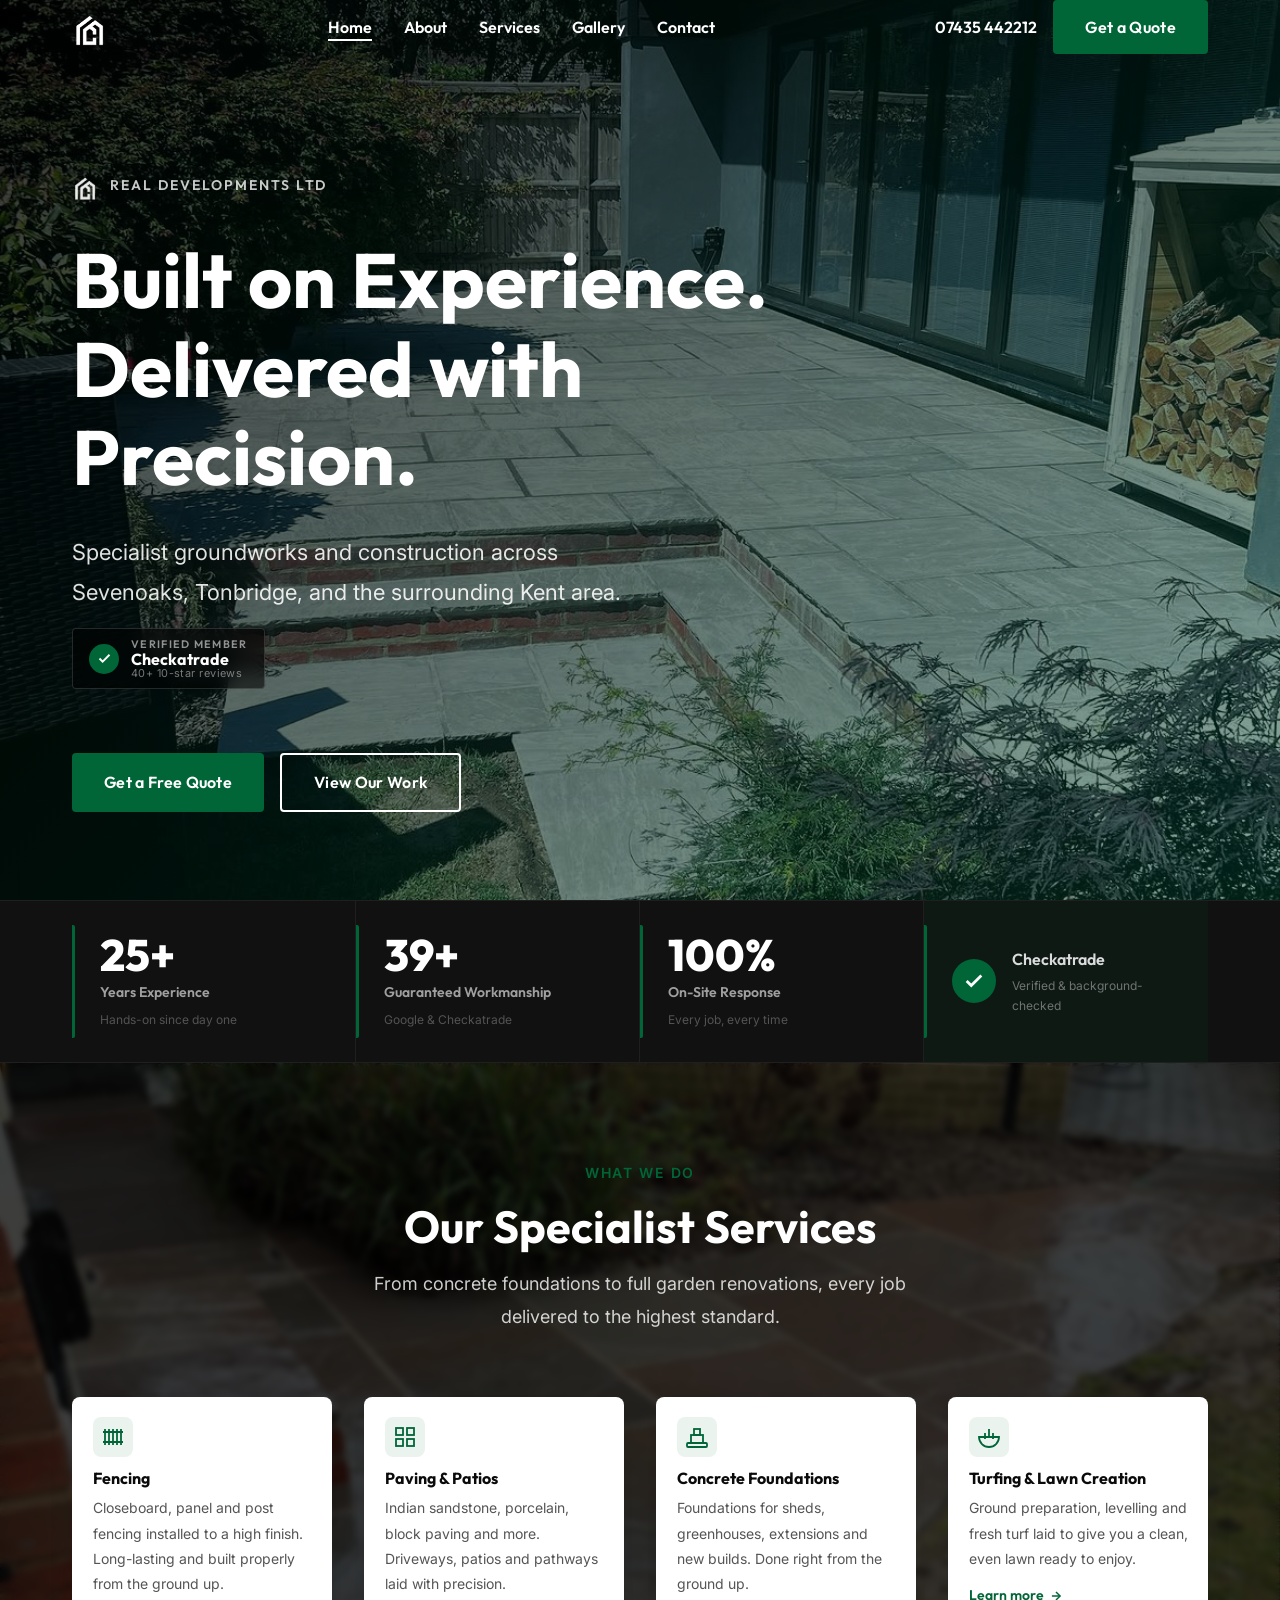
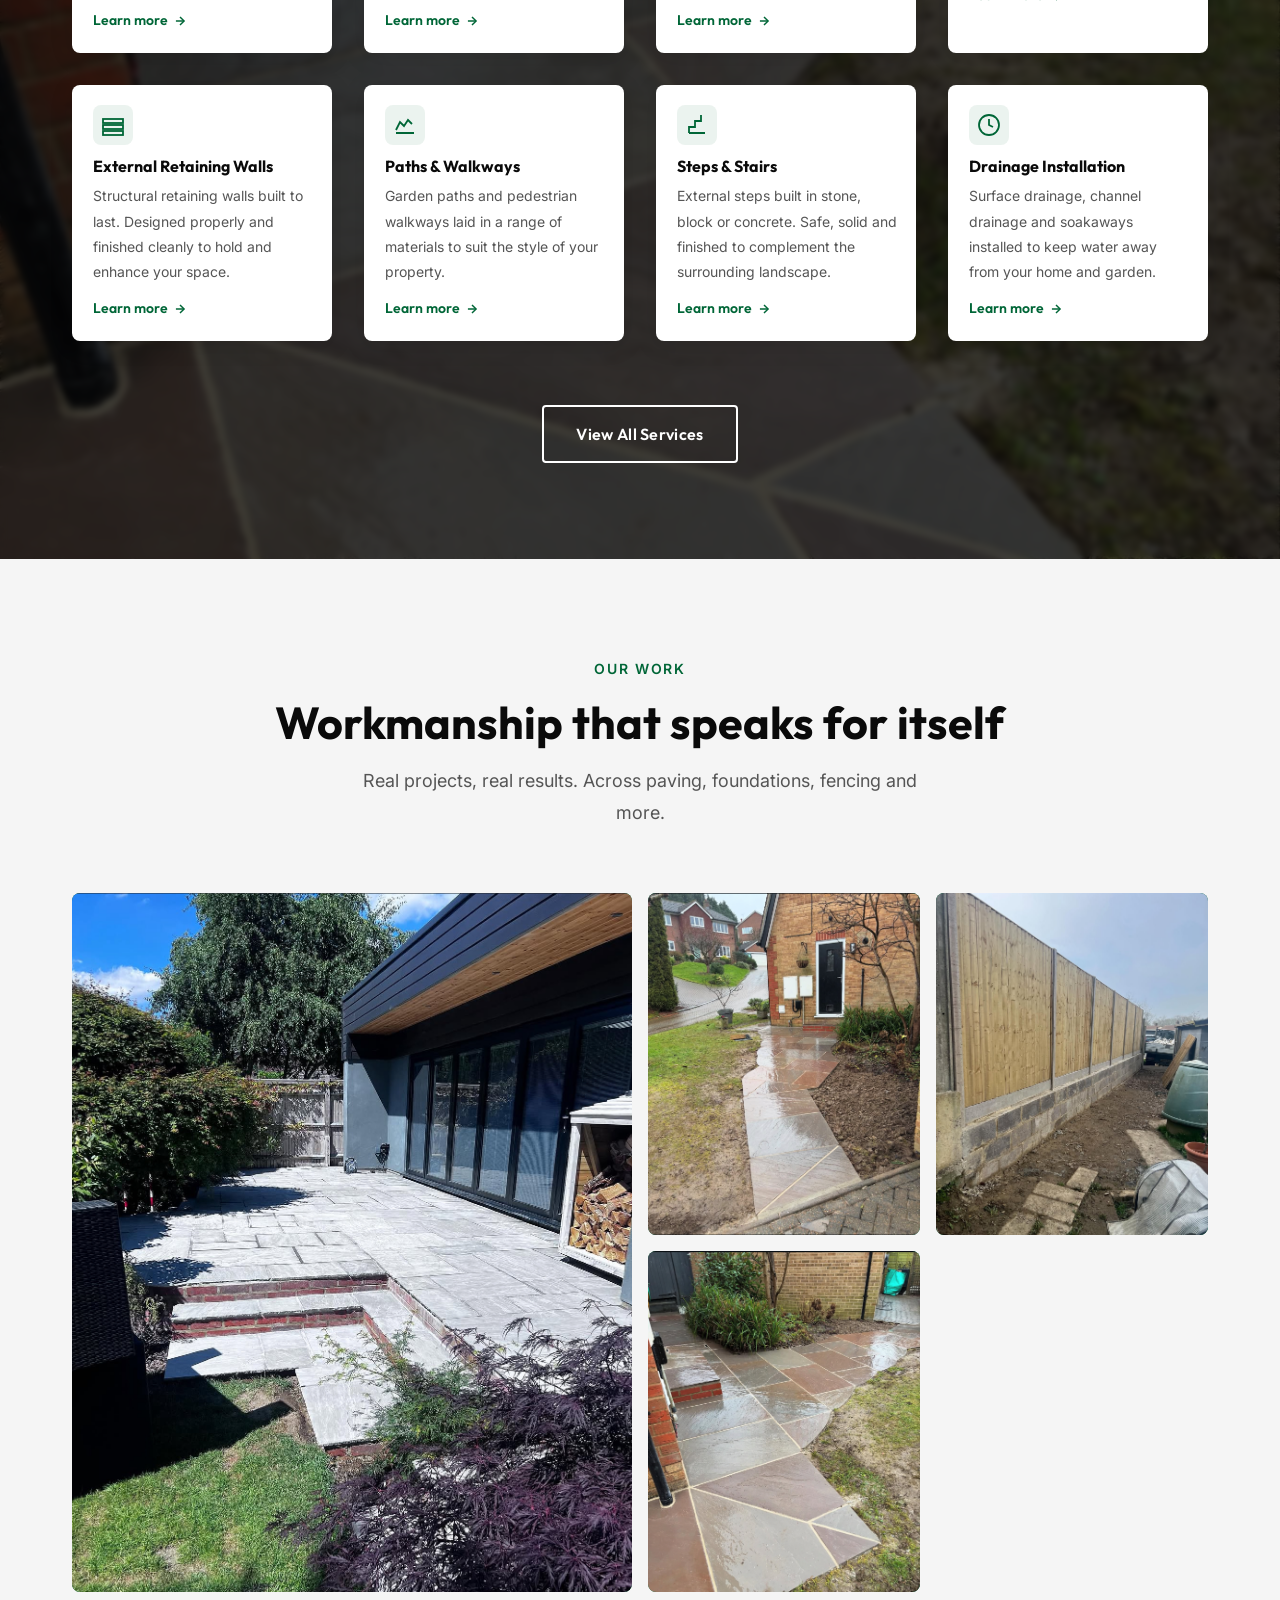
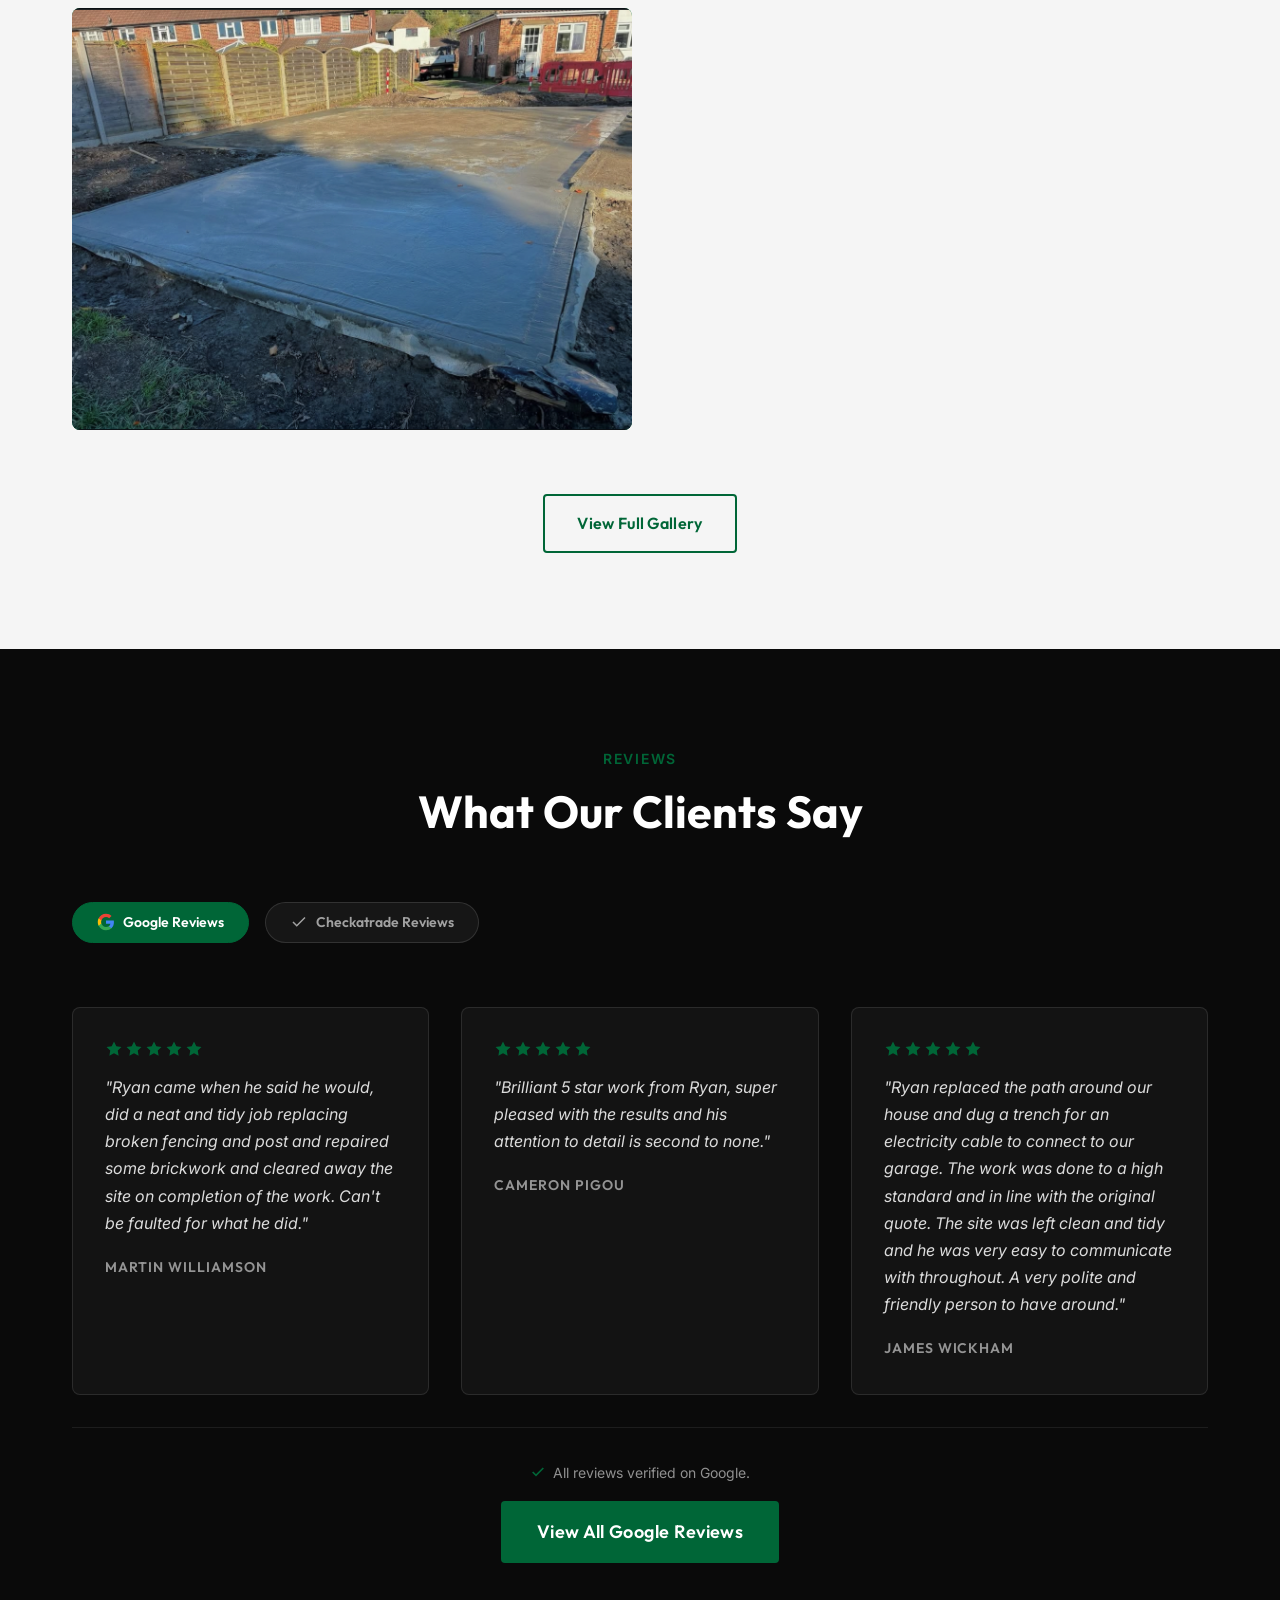
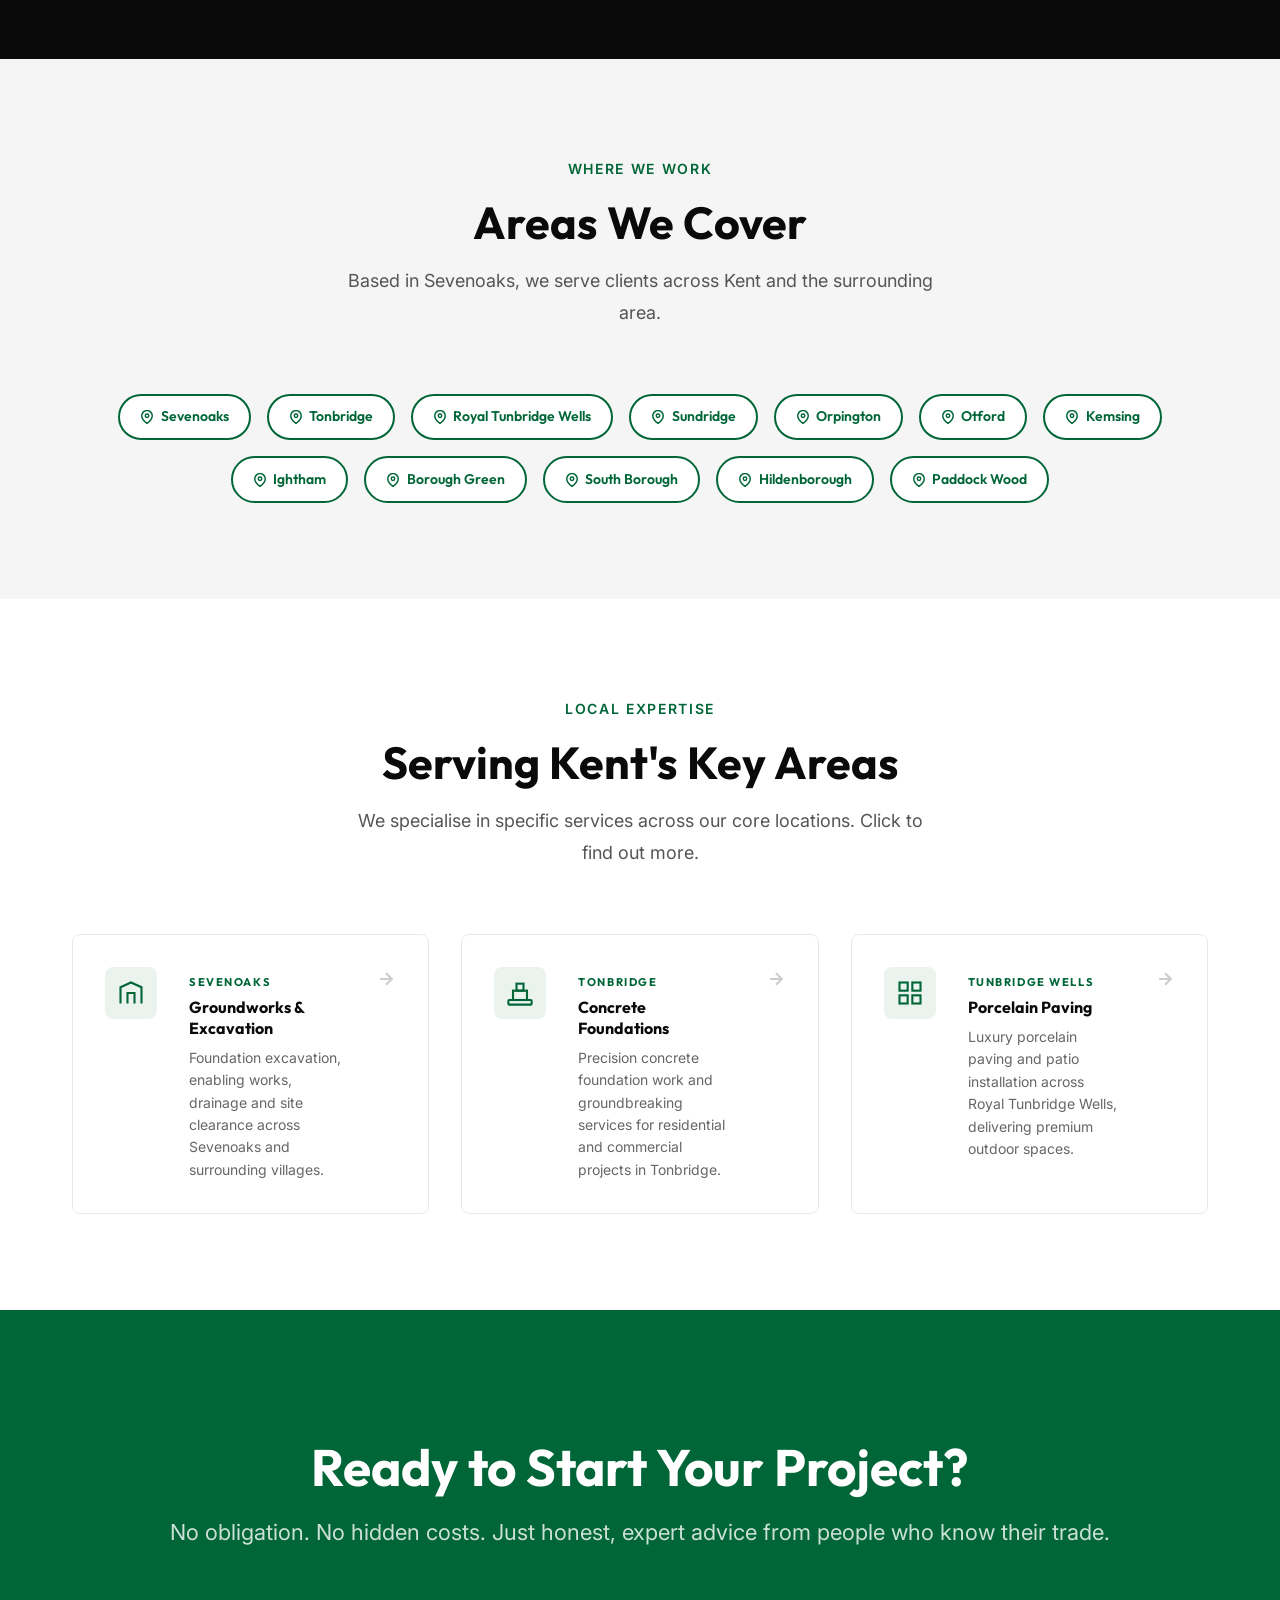
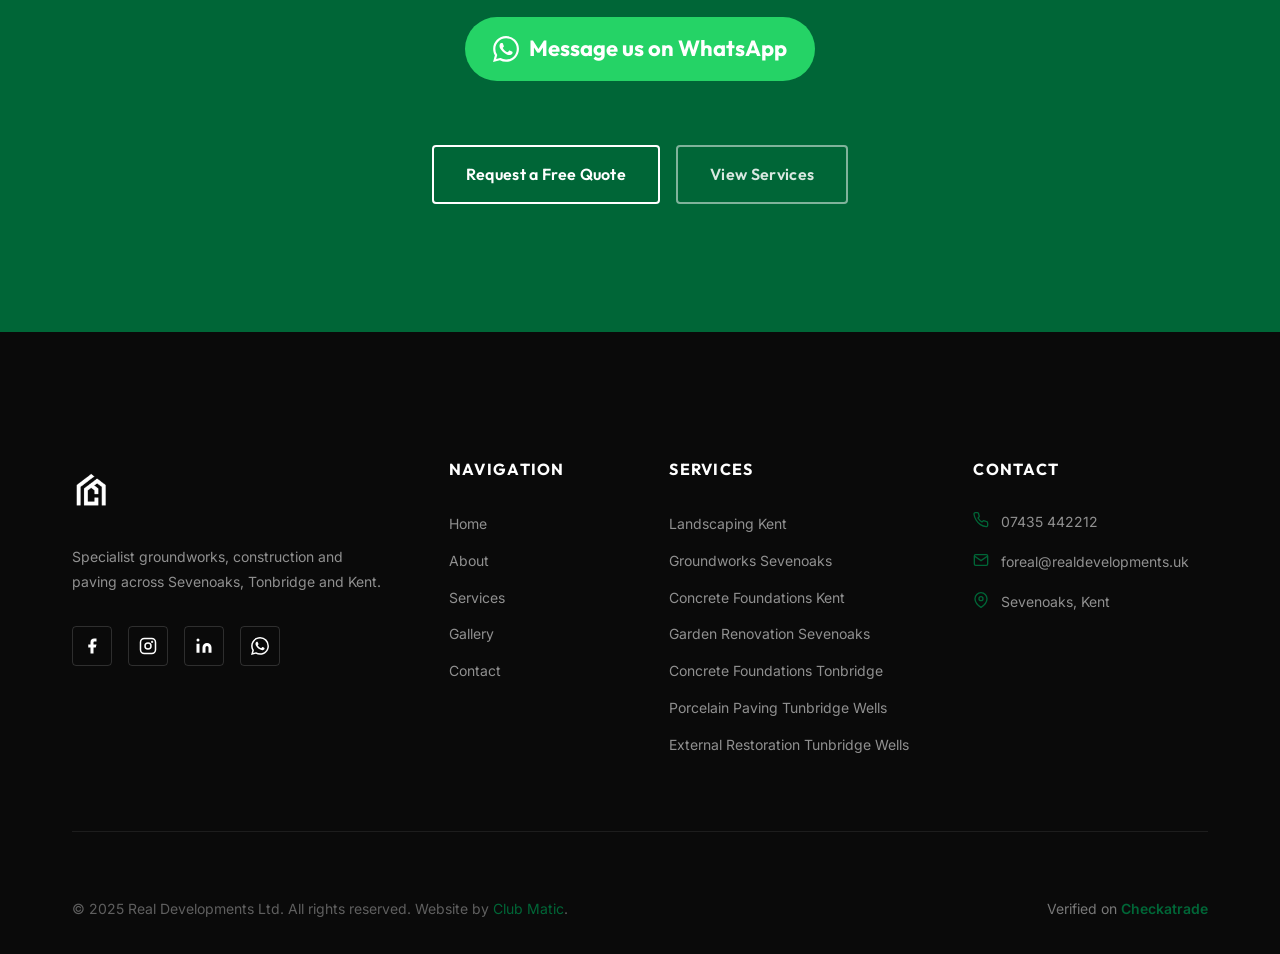
<file: index.html>
﻿<!DOCTYPE html>
<html lang="en">
<head>
  <meta charset="UTF-8">
  <meta name="viewport" content="width=device-width, initial-scale=1.0">
  <!-- Google tag (gtag.js) -->
  <script async src="https://www.googletagmanager.com/gtag/js?id=G-SCVH1C0V96"></script>
  <script>
    window.dataLayer = window.dataLayer || [];
    function gtag(){dataLayer.push(arguments);}
    gtag('js', new Date());
    gtag('config', 'G-SCVH1C0V96');
  </script>
  <title>Real Developments Ltd | Groundworks & Construction Sevenoaks, Kent</title>
  <meta name="description" content="Real Developments Ltd, specialist groundworks, foundations, drainage, porcelain paving and general construction across Sevenoaks, Tonbridge, Tunbridge Wells and Kent. Plan right. Work smart.">
  <meta name="keywords" content="groundworks Sevenoaks, construction Kent, foundation excavation, porcelain paving, block paving, drainage, retaining walls, landscaping Tonbridge">
  <link rel="canonical" href="https://www.realdevelopments.uk/">

  <!-- OpenGraph -->
  <meta property="og:type" content="website">
  <meta property="og:title" content="Real Developments Ltd | Specialist Groundworks & Construction Kent">
  <meta property="og:description" content="Plan right. Work smart. Premium groundworks, foundations, paving and construction across Sevenoaks, Tonbridge and Kent.">
  <meta property="og:url" content="https://www.realdevelopments.uk/">
  <meta property="og:image" content="https://www.realdevelopments.uk/assets/images/og-image.jpg">
  <meta property="og:site_name" content="Real Developments Ltd">

  <!-- Twitter Card -->
  <meta name="twitter:card" content="summary_large_image">
  <meta name="twitter:title" content="Real Developments Ltd | Groundworks & Construction Kent">
  <meta name="twitter:description" content="Specialist groundworks and construction across Sevenoaks, Tonbridge and surrounding Kent areas.">

  <!-- Favicons -->
  <link rel="icon" type="image/png" sizes="32x32" href="/assets/favicons/favicon-32x32.png">
  <link rel="icon" type="image/png" sizes="16x16" href="/assets/favicons/favicon-16x16.png">
  <link rel="apple-touch-icon" sizes="180x180" href="/assets/favicons/apple-touch-icon.png">
  <link rel="manifest" href="/assets/favicons/site.webmanifest">
  <meta name="theme-color" content="#006637">

  <!-- Stylesheet -->
  <link rel="stylesheet" href="css/style.css?v=3">
  <!-- Netlify Identity — required to handle invite/login redirects -->
  <script src="https://identity.netlify.com/v1/netlify-identity-widget.js"></script>

  <!-- LocalBusiness + AggregateRating JSON-LD Schema -->
  <!-- NOTE: Update ratingCount and ratingValue once the site goes live with verified data -->
  <script type="application/ld+json">
  {
    "@context": "https://schema.org",
    "@type": "LocalBusiness",
    "name": "Real Developments Ltd",
    "description": "Specialist groundworks company and general builder covering Sevenoaks, Tonbridge, Tunbridge Wells and surrounding Kent areas.",
    "url": "https://www.realdevelopments.uk",
    "telephone": "+447435442212",
    "email": "foreal@realdevelopments.uk",
    "address": {
      "@type": "PostalAddress",
      "addressLocality": "Sevenoaks",
      "addressRegion": "Kent",
      "addressCountry": "GB"
    },
    "geo": {
      "@type": "GeoCoordinates",
      "latitude": 51.2732,
      "longitude": 0.1870
    },
    "openingHoursSpecification": {
      "@type": "OpeningHoursSpecification",
      "dayOfWeek": ["Monday","Tuesday","Wednesday","Thursday","Friday"],
      "opens": "07:30",
      "closes": "18:00"
    },
    "areaServed": [
      "Sevenoaks","Tonbridge","Tunbridge Wells","Sundridge","Orpington",
      "Otford","Kemsing","Ightham","Borough Green","Hildenborough","Paddock Wood"
    ],
    "aggregateRating": {
      "@type": "AggregateRating",
      "ratingValue": "5.0",
      "reviewCount": "40",
      "bestRating": "5",
      "worstRating": "1"
    },
    "sameAs": [
      "https://www.facebook.com/Ryan777g",
      "https://www.instagram.com/realdevelopmentsltd",
      "https://www.linkedin.com/in/ryan-cunningham-988664400",
      "https://www.checkatrade.com/trades/realdevelopments"
    ]
  }
  </script>
</head>
<body>

  <!-- ── Navigation ────────────────────────────────────────── -->
  <nav id="nav" class="transparent" aria-label="Main navigation">
    <div class="container">
      <div class="nav__inner">
        <!-- Logo -->
        <a href="index.html" class="nav__logo" aria-label="Real Developments Ltd home">
          <img src="assets/images/LOGO-transparent.png" alt="Real Developments Ltd" data-cms="global.logoAlt">
        </a>

        <!-- Desktop links -->
        <ul class="nav__links" role="list">
          <li><a href="index.html" class="active">Home</a></li>
          <li><a href="about.html">About</a></li>
          <li><a href="services.html">Services</a></li>
          <li><a href="gallery.html">Gallery</a></li>
          <li><a href="contact.html">Contact</a></li>
        </ul>

        <!-- Desktop right: phone + CTA -->
        <div class="nav__right">
          <a href="tel:+447435442212" class="nav__phone" data-cms="global.phone">07435 442212</a>
          <a href="contact.html" class="btn btn--primary">Get a Quote</a>
        </div>

        <!-- Mobile burger -->
        <button class="nav__burger" id="navBurger" aria-label="Toggle menu" aria-expanded="false">
          <span></span><span></span><span></span>
        </button>
      </div>
    </div>
  </nav>

  <!-- Mobile drawer -->
  <div class="nav__overlay" id="navOverlay"></div>
  <nav class="nav__mobile" id="navMobile" aria-label="Mobile navigation">
    <a href="index.html">Home</a>
    <a href="about.html">About</a>
    <a href="services.html">Services</a>
    <a href="gallery.html">Gallery</a>
    <a href="contact.html">Contact</a>
    <a href="contact.html" class="btn btn--primary mt-md">Get a Free Quote</a>
    <a href="tel:+447435442212" class="btn btn--outline mt-sm">07435 442212</a>
  </nav>

  <main>

    <!-- ── 1. Hero Section ──────────────────────────────────── -->
    <section class="hero" aria-label="Hero">
      <!-- Crossfade image slides, swap for your own photos when ready -->
      <div class="hero__slide active" id="heroSlide1" style="background-image:url('assets/images/uploads/paving-grey-stone-patio.jpg')"></div>
      <div class="hero__slide" id="heroSlide2" style="background-image:url('assets/images/uploads/paving-sandstone-front-driveway.jpg')"></div>
      <div class="hero__slide" id="heroSlide3" style="background-image:url('assets/images/uploads/paving-sandstone-curved-patio.jpg')"></div>
      <div class="hero__slide" id="heroSlide4" style="background-image:url('assets/images/uploads/fencing-panel-garden.jpg')"></div>
      <div class="hero__overlay"></div>
      <div class="container">
        <div class="hero__content fade-up">
          <!-- Business name above headline -->
          <div class="hero__brand">
            <img src="assets/images/LOGO-transparent.png" alt="">
            <span>Real Developments Ltd</span>
          </div>

          <h1 data-cms="homepage.heroHeadline">Built on Experience.<br><em>Delivered with Precision.</em></h1>
          <p class="hero__subheading" data-cms="homepage.heroSubheading">Specialist groundworks and construction across Sevenoaks, Tonbridge, and the surrounding Kent area.</p>

          <!-- Checkatrade trust badge: redesigned -->
          <a href="https://www.checkatrade.com/trades/realdevelopments" target="_blank" rel="noopener noreferrer" class="hero__checkatrade-badge" aria-label="Verified on Checkatrade">
            <div class="hero__checkatrade-badge__tick">
              <svg viewBox="0 0 24 24" fill="none" stroke="currentColor" stroke-width="3" aria-hidden="true"><polyline points="20 6 9 17 4 12"></polyline></svg>
            </div>
            <div class="hero__checkatrade-badge__text">
              <span class="hero__checkatrade-badge__verified">Verified Member</span>
              <span class="hero__checkatrade-badge__name">Checkatrade</span>
              <span class="hero__checkatrade-badge__rating">40+ 10-star reviews</span>
            </div>
          </a>

          <div class="hero__ctas">
            <a href="contact.html" class="btn btn--primary">Get a Free Quote</a>
            <a href="gallery.html" class="btn btn--outline">View Our Work</a>
          </div>
        </div>
      </div>
    </section>

    <!-- ── 2. Trust Bar ────────────────────────────────────── -->
    <div class="trust-bar" aria-label="Why choose us">
      <div class="container">
        <div class="trust-bar__inner">

          <div class="trust-bar__stat">
            <div class="trust-bar__stat-number" data-count-up="25" data-suffix="+">25+</div>
            <div class="trust-bar__stat-label" data-cms="homepage.trustBar.item1">Years in the Trade</div>
            <div class="trust-bar__stat-sub">Hands-on since day one</div>
          </div>

          <div class="trust-bar__stat">
            <div class="trust-bar__stat-number" data-count-up="40" data-suffix="+">40+</div>
            <div class="trust-bar__stat-label" data-cms="homepage.trustBar.item2">10-Star Reviews</div>
            <div class="trust-bar__stat-sub">Google &amp; Checkatrade</div>
          </div>

          <div class="trust-bar__stat">
            <div class="trust-bar__stat-number">100%</div>
            <div class="trust-bar__stat-label" data-cms="homepage.trustBar.item3">Fully Insured &amp; Guaranteed</div>
            <div class="trust-bar__stat-sub">Every job, every time</div>
          </div>

          <div class="trust-bar__stat trust-bar__stat--checkatrade">
            <div class="trust-bar__checkatrade-icon" aria-hidden="true">
              <svg viewBox="0 0 24 24" fill="none" stroke="currentColor" stroke-width="3"><polyline points="20 6 9 17 4 12"></polyline></svg>
            </div>
            <div>
              <div class="trust-bar__stat-label" style="color:rgba(255,255,255,0.85);font-size:1rem;">Checkatrade</div>
              <div class="trust-bar__stat-sub" style="margin-top:0.15rem;color:rgba(255,255,255,0.40);">Verified &amp; background-checked</div>
            </div>
          </div>

        </div>
      </div>
    </div>

    <!-- ── 3. Services Section ──────────────────────────────── -->
    <section class="section" id="services" aria-labelledby="services-heading" style="position:relative;background-image:url('assets/images/uploads/paving-sandstone-curved-patio.jpg');background-size:cover;background-position:center;color:#fff;">
      <div style="position:absolute;inset:0;background:rgba(0,0,0,0.75);backdrop-filter:blur(3px);z-index:0;"></div>
      <div class="container" style="position:relative;z-index:1;">
        <div class="text-center fade-up">
          <span class="section-label" style="color:var(--green);">What We Do</span>
          <h2 id="services-heading" class="section-title" style="color:#fff;" data-cms="homepage.servicesHeading">Our Specialist Services</h2>
          <p class="section-subtitle" style="margin:0 auto var(--space-md);color:rgba(255,255,255,0.8);" data-cms="homepage.servicesSubtitle">From concrete foundations to full garden renovations, every job delivered to the highest standard.</p>
        </div>

        <div class="services-grid" id="servicesGrid">

          <article class="service-card fade-up stagger-1">
            <div class="service-card__icon">
              <svg width="24" height="24" viewBox="0 0 24 24" fill="none" stroke="currentColor" stroke-width="1.8" aria-hidden="true"><line x1="4" y1="4" x2="4" y2="20"/><line x1="8" y1="4" x2="8" y2="20"/><line x1="12" y1="4" x2="12" y2="20"/><line x1="16" y1="4" x2="16" y2="20"/><line x1="20" y1="4" x2="20" y2="20"/><line x1="2" y1="7" x2="22" y2="7"/><line x1="2" y1="17" x2="22" y2="17"/></svg>
            </div>
            <h3 data-cms="homepage.service1Name">Fencing</h3>
            <p data-cms="homepage.service1Desc">Closeboard, panel and post fencing installed to a high finish. Long-lasting and built properly from the ground up.</p>
            <a href="services.html" class="service-card__link">Learn more <svg width="14" height="14" viewBox="0 0 24 24" fill="none" stroke="currentColor" stroke-width="2.5" aria-hidden="true"><line x1="5" y1="12" x2="19" y2="12"/><polyline points="12 5 19 12 12 19"/></svg></a>
          </article>

          <article class="service-card fade-up stagger-2">
            <div class="service-card__icon">
              <svg width="24" height="24" viewBox="0 0 24 24" fill="none" stroke="currentColor" stroke-width="1.8" aria-hidden="true"><rect x="3" y="3" width="7" height="7"/><rect x="14" y="3" width="7" height="7"/><rect x="14" y="14" width="7" height="7"/><rect x="3" y="14" width="7" height="7"/></svg>
            </div>
            <h3 data-cms="homepage.service2Name">Paving &amp; Patios</h3>
            <p data-cms="homepage.service2Desc">Indian sandstone, porcelain, block paving and more. Driveways, patios and pathways laid with precision.</p>
            <a href="services.html" class="service-card__link">Learn more <svg width="14" height="14" viewBox="0 0 24 24" fill="none" stroke="currentColor" stroke-width="2.5" aria-hidden="true"><line x1="5" y1="12" x2="19" y2="12"/><polyline points="12 5 19 12 12 19"/></svg></a>
          </article>

          <article class="service-card fade-up stagger-3">
            <div class="service-card__icon">
              <svg width="24" height="24" viewBox="0 0 24 24" fill="none" stroke="currentColor" stroke-width="1.8" aria-hidden="true"><rect x="2" y="18" width="20" height="4" rx="1"/><rect x="6" y="10" width="12" height="8"/><rect x="9" y="4" width="6" height="6"/></svg>
            </div>
            <h3 data-cms="homepage.service3Name">Concrete Foundations</h3>
            <p data-cms="homepage.service3Desc">Foundations for sheds, greenhouses, extensions and new builds. Done right from the ground up.</p>
            <a href="services.html" class="service-card__link">Learn more <svg width="14" height="14" viewBox="0 0 24 24" fill="none" stroke="currentColor" stroke-width="2.5" aria-hidden="true"><line x1="5" y1="12" x2="19" y2="12"/><polyline points="12 5 19 12 12 19"/></svg></a>
          </article>

          <article class="service-card fade-up stagger-4">
            <div class="service-card__icon">
              <svg width="24" height="24" viewBox="0 0 24 24" fill="none" stroke="currentColor" stroke-width="1.8" aria-hidden="true"><path d="M12 22a10 10 0 0 0 10-10H2a10 10 0 0 0 10 10z"/><line x1="12" y1="12" x2="12" y2="4"/><line x1="8" y1="14" x2="8" y2="8"/><line x1="16" y1="14" x2="16" y2="8"/></svg>
            </div>
            <h3 data-cms="homepage.service4Name">Turfing &amp; Lawn Creation</h3>
            <p data-cms="homepage.service4Desc">Ground preparation, levelling and fresh turf laid to give you a clean, even lawn ready to enjoy.</p>
            <a href="services.html" class="service-card__link">Learn more <svg width="14" height="14" viewBox="0 0 24 24" fill="none" stroke="currentColor" stroke-width="2.5" aria-hidden="true"><line x1="5" y1="12" x2="19" y2="12"/><polyline points="12 5 19 12 12 19"/></svg></a>
          </article>

          <article class="service-card fade-up stagger-1">
            <div class="service-card__icon">
              <svg width="24" height="24" viewBox="0 0 24 24" fill="none" stroke="currentColor" stroke-width="1.8" aria-hidden="true"><rect x="2" y="6" width="20" height="4"/><rect x="2" y="12" width="20" height="4"/><rect x="2" y="18" width="20" height="4"/></svg>
            </div>
            <h3 data-cms="homepage.service5Name">External Retaining Walls</h3>
            <p data-cms="homepage.service5Desc">Structural retaining walls built to last. Designed properly and finished cleanly to hold and enhance your space.</p>
            <a href="services.html" class="service-card__link">Learn more <svg width="14" height="14" viewBox="0 0 24 24" fill="none" stroke="currentColor" stroke-width="2.5" aria-hidden="true"><line x1="5" y1="12" x2="19" y2="12"/><polyline points="12 5 19 12 12 19"/></svg></a>
          </article>

          <article class="service-card fade-up stagger-2">
            <div class="service-card__icon">
              <svg width="24" height="24" viewBox="0 0 24 24" fill="none" stroke="currentColor" stroke-width="1.8" aria-hidden="true"><path d="M3 17l4-8 4 4 4-6 4 4"/><line x1="3" y1="20" x2="21" y2="20"/></svg>
            </div>
            <h3 data-cms="homepage.service6Name">Paths &amp; Walkways</h3>
            <p data-cms="homepage.service6Desc">Garden paths and pedestrian walkways laid in a range of materials to suit the style of your property.</p>
            <a href="services.html" class="service-card__link">Learn more <svg width="14" height="14" viewBox="0 0 24 24" fill="none" stroke="currentColor" stroke-width="2.5" aria-hidden="true"><line x1="5" y1="12" x2="19" y2="12"/><polyline points="12 5 19 12 12 19"/></svg></a>
          </article>

          <article class="service-card fade-up stagger-3">
            <div class="service-card__icon">
              <svg width="24" height="24" viewBox="0 0 24 24" fill="none" stroke="currentColor" stroke-width="1.8" aria-hidden="true"><polyline points="4 20 4 14 10 14 10 8 16 8 16 2"/><line x1="4" y1="20" x2="20" y2="20"/></svg>
            </div>
            <h3 data-cms="homepage.service7Name">Steps &amp; Stairs</h3>
            <p data-cms="homepage.service7Desc">External steps built in stone, block or concrete. Safe, solid and finished to complement the surrounding landscape.</p>
            <a href="services.html" class="service-card__link">Learn more <svg width="14" height="14" viewBox="0 0 24 24" fill="none" stroke="currentColor" stroke-width="2.5" aria-hidden="true"><line x1="5" y1="12" x2="19" y2="12"/><polyline points="12 5 19 12 12 19"/></svg></a>
          </article>

          <article class="service-card fade-up stagger-4">
            <div class="service-card__icon">
              <svg width="24" height="24" viewBox="0 0 24 24" fill="none" stroke="currentColor" stroke-width="1.8" aria-hidden="true"><path d="M12 2C6.48 2 2 6.48 2 12s4.48 10 10 10 10-4.48 10-10S17.52 2 12 2z"/><path d="M12 6v6l4 2"/></svg>
            </div>
            <h3 data-cms="homepage.service8Name">Drainage Installation</h3>
            <p data-cms="homepage.service8Desc">Surface drainage, channel drainage and soakaways installed to keep water away from your home and garden.</p>
            <a href="services.html" class="service-card__link">Learn more <svg width="14" height="14" viewBox="0 0 24 24" fill="none" stroke="currentColor" stroke-width="2.5" aria-hidden="true"><line x1="5" y1="12" x2="19" y2="12"/><polyline points="12 5 19 12 12 19"/></svg></a>
          </article>

        </div>

        <div class="text-center mt-lg fade-up">
          <a href="services.html" class="btn btn--outline">View All Services</a>
        </div>
      </div>
    </section>

    <!-- ── 5. Visual Proof Gallery ──────────────────────────── -->
    <section class="section section--light" aria-labelledby="gallery-heading">
      <div class="container">
        <div class="text-center fade-up">
          <span class="section-label">Our Work</span>
          <h2 id="gallery-heading" class="section-title" data-cms="homepage.galleryHeading">Workmanship that speaks for itself</h2>
          <p class="section-subtitle" style="margin:0 auto var(--space-sm);" data-cms="homepage.gallerySubtitle">Real projects, real results. Across paving, foundations, fencing and more.</p>
        </div>

        <div class="gallery-grid" id="galleryGrid">
          <!-- Item 1 -->
          <div class="gallery-grid__item fade-up stagger-1">
            <div class="gallery-img-wrap">
              <img src="assets/images/uploads/paving-grey-stone-patio.jpg" alt="Grey stone porcelain patio" loading="lazy">
              <span class="gallery-label" data-cms="homepage.galleryLabel1">Grey stone porcelain patio installation</span>
            </div>
          </div>

          <!-- Item 2 -->
          <div class="gallery-grid__item fade-up stagger-2">
            <div class="gallery-img-wrap">
              <img src="assets/images/uploads/paving-sandstone-pathway.jpg" alt="Autumn Blend Indian Sandstone paving walkway" loading="lazy">
              <span class="gallery-label" data-cms="homepage.galleryLabel2">Autumn Blend Indian Sandstone paving walkway installed.</span>
            </div>
          </div>

          <!-- Item 3 -->
          <div class="gallery-grid__item fade-up stagger-3">
            <div class="gallery-img-wrap">
              <img src="assets/images/uploads/fencing-panel-concrete-base.jpg" alt="Fence panels with concrete block base" loading="lazy">
              <span class="gallery-label" data-cms="homepage.galleryLabel3">Fence panel installation with concrete base</span>
            </div>
          </div>

          <!-- Item 4 -->
          <div class="gallery-grid__item fade-up stagger-1">
            <div class="gallery-img-wrap">
              <img src="assets/images/uploads/paving-sandstone-curved-patio.jpg" alt="Sandstone curved patio" loading="lazy">
              <span class="gallery-label" data-cms="homepage.galleryLabel4">Curved Indian sandstone patio</span>
            </div>
          </div>

          <!-- Item 5: Wide span -->
          <div class="gallery-grid__item fade-up stagger-2">
            <div class="gallery-img-wrap">
              <img src="assets/images/uploads/concrete-foundation-slab.jpg" alt="Concrete foundation slab" loading="lazy">
              <span class="gallery-label" data-cms="homepage.galleryLabel5">Concrete Foundation</span>
            </div>
          </div>

        </div>

        <div class="text-center mt-lg fade-up">
          <a href="gallery.html" class="btn btn--outline-green">View Full Gallery</a>
        </div>
      </div>
    </section>

    <!-- ── 6. Testimonials Section ──────────────────────────── -->
    <section class="section section--dark" aria-labelledby="reviews-heading">
      <div class="container">
        <div class="text-center fade-up" style="margin-bottom:var(--space-lg);">
          <span class="section-label" style="color:var(--green);">Reviews</span>
          <h2 id="reviews-heading" class="section-title" style="color:var(--white);" data-cms="homepage.reviewsHeading">What Our Clients Say</h2>
        </div>

        <!-- Review source tabs -->
        <div class="reviews-tabs" role="tablist" aria-label="Review sources">
          <button class="reviews-tab active" role="tab" aria-selected="true" aria-controls="panel-google" id="tab-google" data-tab="google">
            <!-- Inline Google icon -->
            <svg viewBox="0 0 24 24" fill="currentColor" aria-hidden="true" width="18" height="18"><path d="M22.56 12.25c0-.78-.07-1.53-.2-2.25H12v4.26h5.92c-.26 1.37-1.04 2.53-2.21 3.31v2.77h3.57c2.08-1.92 3.28-4.74 3.28-8.09z" fill="#4285F4"/><path d="M12 23c2.97 0 5.46-.98 7.28-2.66l-3.57-2.77c-.98.66-2.23 1.06-3.71 1.06-2.86 0-5.29-1.93-6.16-4.53H2.18v2.84C3.99 20.53 7.7 23 12 23z" fill="#34A853"/><path d="M5.84 14.09c-.22-.66-.35-1.36-.35-2.09s.13-1.43.35-2.09V7.07H2.18C1.43 8.55 1 10.22 1 12s.43 3.45 1.18 4.93l3.66-2.84z" fill="#FBBC05"/><path d="M12 5.38c1.62 0 3.06.56 4.21 1.64l3.15-3.15C17.45 2.09 14.97 1 12 1 7.7 1 3.99 3.47 2.18 7.07l3.66 2.84c.87-2.6 3.3-4.53 6.16-4.53z" fill="#EA4335"/></svg>
            Google Reviews
          </button>
          <button class="reviews-tab" role="tab" aria-selected="false" aria-controls="panel-checkatrade" id="tab-checkatrade" data-tab="checkatrade">
            <svg viewBox="0 0 24 24" fill="none" stroke="currentColor" stroke-width="2" aria-hidden="true" width="18" height="18"><polyline points="20 6 9 17 4 12"></polyline></svg>
            Checkatrade Reviews
          </button>
        </div>

        <!-- Google Reviews Panel -->
        <div class="reviews-panel active" id="panel-google" role="tabpanel" aria-labelledby="tab-google">
          <div class="reviews-grid">
            <article class="review-card fade-up stagger-1">
              <div class="review-card__stars" aria-label="5 stars">
                <svg viewBox="0 0 24 24" fill="currentColor" aria-hidden="true"><polygon points="12 2 15.09 8.26 22 9.27 17 14.14 18.18 21.02 12 17.77 5.82 21.02 7 14.14 2 9.27 8.91 8.26 12 2"/></svg>
                <svg viewBox="0 0 24 24" fill="currentColor" aria-hidden="true"><polygon points="12 2 15.09 8.26 22 9.27 17 14.14 18.18 21.02 12 17.77 5.82 21.02 7 14.14 2 9.27 8.91 8.26 12 2"/></svg>
                <svg viewBox="0 0 24 24" fill="currentColor" aria-hidden="true"><polygon points="12 2 15.09 8.26 22 9.27 17 14.14 18.18 21.02 12 17.77 5.82 21.02 7 14.14 2 9.27 8.91 8.26 12 2"/></svg>
                <svg viewBox="0 0 24 24" fill="currentColor" aria-hidden="true"><polygon points="12 2 15.09 8.26 22 9.27 17 14.14 18.18 21.02 12 17.77 5.82 21.02 7 14.14 2 9.27 8.91 8.26 12 2"/></svg>
                <svg viewBox="0 0 24 24" fill="currentColor" aria-hidden="true"><polygon points="12 2 15.09 8.26 22 9.27 17 14.14 18.18 21.02 12 17.77 5.82 21.02 7 14.14 2 9.27 8.91 8.26 12 2"/></svg>
              </div>
              <p class="review-card__text" data-cms="homepage.googleReview1Text">"Ryan came when he said he would, did a neat and tidy job replacing broken fencing and post and repaired some brickwork and cleared away the site on completion of the work. Can't be faulted for what he did."</p>
              <span class="review-card__author" data-cms="homepage.googleReview1Author">Martin Williamson</span>
            </article>

            <article class="review-card fade-up stagger-2">
              <div class="review-card__stars" aria-label="5 stars">
                <svg viewBox="0 0 24 24" fill="currentColor" aria-hidden="true"><polygon points="12 2 15.09 8.26 22 9.27 17 14.14 18.18 21.02 12 17.77 5.82 21.02 7 14.14 2 9.27 8.91 8.26 12 2"/></svg>
                <svg viewBox="0 0 24 24" fill="currentColor" aria-hidden="true"><polygon points="12 2 15.09 8.26 22 9.27 17 14.14 18.18 21.02 12 17.77 5.82 21.02 7 14.14 2 9.27 8.91 8.26 12 2"/></svg>
                <svg viewBox="0 0 24 24" fill="currentColor" aria-hidden="true"><polygon points="12 2 15.09 8.26 22 9.27 17 14.14 18.18 21.02 12 17.77 5.82 21.02 7 14.14 2 9.27 8.91 8.26 12 2"/></svg>
                <svg viewBox="0 0 24 24" fill="currentColor" aria-hidden="true"><polygon points="12 2 15.09 8.26 22 9.27 17 14.14 18.18 21.02 12 17.77 5.82 21.02 7 14.14 2 9.27 8.91 8.26 12 2"/></svg>
                <svg viewBox="0 0 24 24" fill="currentColor" aria-hidden="true"><polygon points="12 2 15.09 8.26 22 9.27 17 14.14 18.18 21.02 12 17.77 5.82 21.02 7 14.14 2 9.27 8.91 8.26 12 2"/></svg>
              </div>
              <p class="review-card__text" data-cms="homepage.googleReview2Text">"Brilliant 5 star work from Ryan, super pleased with the results and his attention to detail is second to none."</p>
              <span class="review-card__author" data-cms="homepage.googleReview2Author">Cameron Pigou</span>
            </article>

            <article class="review-card fade-up stagger-3">
              <div class="review-card__stars" aria-label="5 stars">
                <svg viewBox="0 0 24 24" fill="currentColor" aria-hidden="true"><polygon points="12 2 15.09 8.26 22 9.27 17 14.14 18.18 21.02 12 17.77 5.82 21.02 7 14.14 2 9.27 8.91 8.26 12 2"/></svg>
                <svg viewBox="0 0 24 24" fill="currentColor" aria-hidden="true"><polygon points="12 2 15.09 8.26 22 9.27 17 14.14 18.18 21.02 12 17.77 5.82 21.02 7 14.14 2 9.27 8.91 8.26 12 2"/></svg>
                <svg viewBox="0 0 24 24" fill="currentColor" aria-hidden="true"><polygon points="12 2 15.09 8.26 22 9.27 17 14.14 18.18 21.02 12 17.77 5.82 21.02 7 14.14 2 9.27 8.91 8.26 12 2"/></svg>
                <svg viewBox="0 0 24 24" fill="currentColor" aria-hidden="true"><polygon points="12 2 15.09 8.26 22 9.27 17 14.14 18.18 21.02 12 17.77 5.82 21.02 7 14.14 2 9.27 8.91 8.26 12 2"/></svg>
                <svg viewBox="0 0 24 24" fill="currentColor" aria-hidden="true"><polygon points="12 2 15.09 8.26 22 9.27 17 14.14 18.18 21.02 12 17.77 5.82 21.02 7 14.14 2 9.27 8.91 8.26 12 2"/></svg>
              </div>
              <p class="review-card__text" data-cms="homepage.googleReview3Text">"Ryan replaced the path around our house and dug a trench for an electricity cable to connect to our garage. The work was done to a high standard and in line with the original quote. The site was left clean and tidy and he was very easy to communicate with throughout. A very polite and friendly person to have around."</p>
              <span class="review-card__author" data-cms="homepage.googleReview3Author">James Wickham</span>
            </article>
          </div>

          <div class="checkatrade-cta">
            <p class="checkatrade-cta__trust">
              <svg width="16" height="16" viewBox="0 0 24 24" fill="none" stroke="currentColor" stroke-width="2.5" aria-hidden="true"><polyline points="20 6 9 17 4 12"></polyline></svg>
              All reviews verified on Google.
            </p>
            <a href="https://share.google/uyPgYdpOWrHep6boD" target="_blank" rel="noopener noreferrer" class="btn btn--checkatrade">View All Google Reviews</a>
          </div>
        </div>

        <!-- Checkatrade Reviews Panel -->
        <div class="reviews-panel" id="panel-checkatrade" role="tabpanel" aria-labelledby="tab-checkatrade">
          <div class="reviews-grid">
            <article class="review-card fade-up stagger-1">
              <div class="review-card__stars" aria-label="10 out of 10">
                <svg viewBox="0 0 24 24" fill="currentColor" aria-hidden="true"><polygon points="12 2 15.09 8.26 22 9.27 17 14.14 18.18 21.02 12 17.77 5.82 21.02 7 14.14 2 9.27 8.91 8.26 12 2"/></svg>
                <svg viewBox="0 0 24 24" fill="currentColor" aria-hidden="true"><polygon points="12 2 15.09 8.26 22 9.27 17 14.14 18.18 21.02 12 17.77 5.82 21.02 7 14.14 2 9.27 8.91 8.26 12 2"/></svg>
                <svg viewBox="0 0 24 24" fill="currentColor" aria-hidden="true"><polygon points="12 2 15.09 8.26 22 9.27 17 14.14 18.18 21.02 12 17.77 5.82 21.02 7 14.14 2 9.27 8.91 8.26 12 2"/></svg>
                <svg viewBox="0 0 24 24" fill="currentColor" aria-hidden="true"><polygon points="12 2 15.09 8.26 22 9.27 17 14.14 18.18 21.02 12 17.77 5.82 21.02 7 14.14 2 9.27 8.91 8.26 12 2"/></svg>
                <svg viewBox="0 0 24 24" fill="currentColor" aria-hidden="true"><polygon points="12 2 15.09 8.26 22 9.27 17 14.14 18.18 21.02 12 17.77 5.82 21.02 7 14.14 2 9.27 8.91 8.26 12 2"/></svg>
                <svg viewBox="0 0 24 24" fill="currentColor" aria-hidden="true"><polygon points="12 2 15.09 8.26 22 9.27 17 14.14 18.18 21.02 12 17.77 5.82 21.02 7 14.14 2 9.27 8.91 8.26 12 2"/></svg>
                <svg viewBox="0 0 24 24" fill="currentColor" aria-hidden="true"><polygon points="12 2 15.09 8.26 22 9.27 17 14.14 18.18 21.02 12 17.77 5.82 21.02 7 14.14 2 9.27 8.91 8.26 12 2"/></svg>
                <svg viewBox="0 0 24 24" fill="currentColor" aria-hidden="true"><polygon points="12 2 15.09 8.26 22 9.27 17 14.14 18.18 21.02 12 17.77 5.82 21.02 7 14.14 2 9.27 8.91 8.26 12 2"/></svg>
                <svg viewBox="0 0 24 24" fill="currentColor" aria-hidden="true"><polygon points="12 2 15.09 8.26 22 9.27 17 14.14 18.18 21.02 12 17.77 5.82 21.02 7 14.14 2 9.27 8.91 8.26 12 2"/></svg>
                <svg viewBox="0 0 24 24" fill="currentColor" aria-hidden="true"><polygon points="12 2 15.09 8.26 22 9.27 17 14.14 18.18 21.02 12 17.77 5.82 21.02 7 14.14 2 9.27 8.91 8.26 12 2"/></svg>
                <span style="font-size:0.75rem;font-weight:700;margin-left:4px;color:var(--green);">10/10</span>
              </div>
              <p class="review-card__text" data-cms="homepage.checkatradeReview1Text">"I had my exterior render painted including the wooden soffits, repairing cracks and painting the tiled sills. The job required full scaffold and was completed on time to an exceptional quality. Ryan went above and beyond: even re-painted my down pipes with no extra charge. I recommend Real Developments Ltd and they are my first call for future jobs."</p>
              <span class="review-card__author" data-cms="homepage.checkatradeReview1Author">Full exterior painting &amp; drive work · TN14</span>
            </article>

            <article class="review-card fade-up stagger-2">
              <div class="review-card__stars" aria-label="10 out of 10">
                <svg viewBox="0 0 24 24" fill="currentColor" aria-hidden="true"><polygon points="12 2 15.09 8.26 22 9.27 17 14.14 18.18 21.02 12 17.77 5.82 21.02 7 14.14 2 9.27 8.91 8.26 12 2"/></svg>
                <svg viewBox="0 0 24 24" fill="currentColor" aria-hidden="true"><polygon points="12 2 15.09 8.26 22 9.27 17 14.14 18.18 21.02 12 17.77 5.82 21.02 7 14.14 2 9.27 8.91 8.26 12 2"/></svg>
                <svg viewBox="0 0 24 24" fill="currentColor" aria-hidden="true"><polygon points="12 2 15.09 8.26 22 9.27 17 14.14 18.18 21.02 12 17.77 5.82 21.02 7 14.14 2 9.27 8.91 8.26 12 2"/></svg>
                <svg viewBox="0 0 24 24" fill="currentColor" aria-hidden="true"><polygon points="12 2 15.09 8.26 22 9.27 17 14.14 18.18 21.02 12 17.77 5.82 21.02 7 14.14 2 9.27 8.91 8.26 12 2"/></svg>
                <svg viewBox="0 0 24 24" fill="currentColor" aria-hidden="true"><polygon points="12 2 15.09 8.26 22 9.27 17 14.14 18.18 21.02 12 17.77 5.82 21.02 7 14.14 2 9.27 8.91 8.26 12 2"/></svg>
                <svg viewBox="0 0 24 24" fill="currentColor" aria-hidden="true"><polygon points="12 2 15.09 8.26 22 9.27 17 14.14 18.18 21.02 12 17.77 5.82 21.02 7 14.14 2 9.27 8.91 8.26 12 2"/></svg>
                <svg viewBox="0 0 24 24" fill="currentColor" aria-hidden="true"><polygon points="12 2 15.09 8.26 22 9.27 17 14.14 18.18 21.02 12 17.77 5.82 21.02 7 14.14 2 9.27 8.91 8.26 12 2"/></svg>
                <svg viewBox="0 0 24 24" fill="currentColor" aria-hidden="true"><polygon points="12 2 15.09 8.26 22 9.27 17 14.14 18.18 21.02 12 17.77 5.82 21.02 7 14.14 2 9.27 8.91 8.26 12 2"/></svg>
                <svg viewBox="0 0 24 24" fill="currentColor" aria-hidden="true"><polygon points="12 2 15.09 8.26 22 9.27 17 14.14 18.18 21.02 12 17.77 5.82 21.02 7 14.14 2 9.27 8.91 8.26 12 2"/></svg>
                <svg viewBox="0 0 24 24" fill="currentColor" aria-hidden="true"><polygon points="12 2 15.09 8.26 22 9.27 17 14.14 18.18 21.02 12 17.77 5.82 21.02 7 14.14 2 9.27 8.91 8.26 12 2"/></svg>
                <span style="font-size:0.75rem;font-weight:700;margin-left:4px;color:var(--green);">10/10</span>
              </div>
              <p class="review-card__text" data-cms="homepage.checkatradeReview2Text">"Ryan did an amazing job for us in building our garden patio. The work was done to a very high standard and he was always tidy and courteous."</p>
              <span class="review-card__author" data-cms="homepage.checkatradeReview2Author">Patio building · TN9</span>
            </article>

            <article class="review-card fade-up stagger-3">
              <div class="review-card__stars" aria-label="10 out of 10">
                <svg viewBox="0 0 24 24" fill="currentColor" aria-hidden="true"><polygon points="12 2 15.09 8.26 22 9.27 17 14.14 18.18 21.02 12 17.77 5.82 21.02 7 14.14 2 9.27 8.91 8.26 12 2"/></svg>
                <svg viewBox="0 0 24 24" fill="currentColor" aria-hidden="true"><polygon points="12 2 15.09 8.26 22 9.27 17 14.14 18.18 21.02 12 17.77 5.82 21.02 7 14.14 2 9.27 8.91 8.26 12 2"/></svg>
                <svg viewBox="0 0 24 24" fill="currentColor" aria-hidden="true"><polygon points="12 2 15.09 8.26 22 9.27 17 14.14 18.18 21.02 12 17.77 5.82 21.02 7 14.14 2 9.27 8.91 8.26 12 2"/></svg>
                <svg viewBox="0 0 24 24" fill="currentColor" aria-hidden="true"><polygon points="12 2 15.09 8.26 22 9.27 17 14.14 18.18 21.02 12 17.77 5.82 21.02 7 14.14 2 9.27 8.91 8.26 12 2"/></svg>
                <svg viewBox="0 0 24 24" fill="currentColor" aria-hidden="true"><polygon points="12 2 15.09 8.26 22 9.27 17 14.14 18.18 21.02 12 17.77 5.82 21.02 7 14.14 2 9.27 8.91 8.26 12 2"/></svg>
                <svg viewBox="0 0 24 24" fill="currentColor" aria-hidden="true"><polygon points="12 2 15.09 8.26 22 9.27 17 14.14 18.18 21.02 12 17.77 5.82 21.02 7 14.14 2 9.27 8.91 8.26 12 2"/></svg>
                <svg viewBox="0 0 24 24" fill="currentColor" aria-hidden="true"><polygon points="12 2 15.09 8.26 22 9.27 17 14.14 18.18 21.02 12 17.77 5.82 21.02 7 14.14 2 9.27 8.91 8.26 12 2"/></svg>
                <svg viewBox="0 0 24 24" fill="currentColor" aria-hidden="true"><polygon points="12 2 15.09 8.26 22 9.27 17 14.14 18.18 21.02 12 17.77 5.82 21.02 7 14.14 2 9.27 8.91 8.26 12 2"/></svg>
                <svg viewBox="0 0 24 24" fill="currentColor" aria-hidden="true"><polygon points="12 2 15.09 8.26 22 9.27 17 14.14 18.18 21.02 12 17.77 5.82 21.02 7 14.14 2 9.27 8.91 8.26 12 2"/></svg>
                <svg viewBox="0 0 24 24" fill="currentColor" aria-hidden="true"><polygon points="12 2 15.09 8.26 22 9.27 17 14.14 18.18 21.02 12 17.77 5.82 21.02 7 14.14 2 9.27 8.91 8.26 12 2"/></svg>
                <span style="font-size:0.75rem;font-weight:700;margin-left:4px;color:var(--green);">10/10</span>
              </div>
              <p class="review-card__text" data-cms="homepage.checkatradeReview3Text">"Ryan did a great job, understood exactly what was required, didn't try to make it more complicated than necessary and completed the work efficiently and with minimal disruption. The finished job looks good and the site was left tidy."</p>
              <span class="review-card__author" data-cms="homepage.checkatradeReview3Author">Small retaining wall · TN13</span>
            </article>
          </div>

          <!-- Checkatrade CTA -->
          <div class="checkatrade-cta">
            <p class="checkatrade-cta__trust">
              <svg width="16" height="16" viewBox="0 0 24 24" fill="none" stroke="currentColor" stroke-width="2.5" aria-hidden="true"><polyline points="20 6 9 17 4 12"></polyline></svg>
              We're proud members of Checkatrade. Every review is verified.
            </p>
            <a href="https://www.checkatrade.com/trades/realdevelopments" target="_blank" rel="noopener noreferrer" class="btn btn--checkatrade">See All Our Reviews on Checkatrade</a>
          </div>
        </div>
      </div>
    </section>

    <!-- ── 7. Coverage Areas ─────────────────────────────────── -->
    <section class="section section--light" aria-labelledby="coverage-heading">
      <div class="container text-center">
        <span class="section-label fade-up">Where We Work</span>
        <h2 id="coverage-heading" class="section-title fade-up stagger-1" data-cms="homepage.coverageHeading">Areas We Cover</h2>
        <p class="section-subtitle fade-up stagger-2" style="margin:0 auto var(--space-sm);" data-cms="homepage.coverageSubtitle">Based in Sevenoaks, we serve clients across Kent and the surrounding area.</p>

        <div class="coverage-badges fade-up stagger-3" id="coverageBadges">
          <a href="groundworks-sevenoaks.html" class="coverage-badge coverage-badge--link"><svg width="14" height="14" viewBox="0 0 24 24" fill="none" stroke="currentColor" stroke-width="2.5" aria-hidden="true"><path d="M21 10c0 7-9 13-9 13s-9-6-9-13a9 9 0 0 1 18 0z"/><circle cx="12" cy="10" r="3"/></svg>Sevenoaks</a>
          <a href="concrete-foundations-tonbridge.html" class="coverage-badge coverage-badge--link"><svg width="14" height="14" viewBox="0 0 24 24" fill="none" stroke="currentColor" stroke-width="2.5" aria-hidden="true"><path d="M21 10c0 7-9 13-9 13s-9-6-9-13a9 9 0 0 1 18 0z"/><circle cx="12" cy="10" r="3"/></svg>Tonbridge</a>
          <a href="porcelain-paving-tunbridge-wells.html" class="coverage-badge coverage-badge--link"><svg width="14" height="14" viewBox="0 0 24 24" fill="none" stroke="currentColor" stroke-width="2.5" aria-hidden="true"><path d="M21 10c0 7-9 13-9 13s-9-6-9-13a9 9 0 0 1 18 0z"/><circle cx="12" cy="10" r="3"/></svg>Royal Tunbridge Wells</a>
          <span class="coverage-badge"><svg width="14" height="14" viewBox="0 0 24 24" fill="none" stroke="currentColor" stroke-width="2.5" aria-hidden="true"><path d="M21 10c0 7-9 13-9 13s-9-6-9-13a9 9 0 0 1 18 0z"/><circle cx="12" cy="10" r="3"/></svg>Sundridge</span>
          <span class="coverage-badge"><svg width="14" height="14" viewBox="0 0 24 24" fill="none" stroke="currentColor" stroke-width="2.5" aria-hidden="true"><path d="M21 10c0 7-9 13-9 13s-9-6-9-13a9 9 0 0 1 18 0z"/><circle cx="12" cy="10" r="3"/></svg>Orpington</span>
          <span class="coverage-badge"><svg width="14" height="14" viewBox="0 0 24 24" fill="none" stroke="currentColor" stroke-width="2.5" aria-hidden="true"><path d="M21 10c0 7-9 13-9 13s-9-6-9-13a9 9 0 0 1 18 0z"/><circle cx="12" cy="10" r="3"/></svg>Otford</span>
          <span class="coverage-badge"><svg width="14" height="14" viewBox="0 0 24 24" fill="none" stroke="currentColor" stroke-width="2.5" aria-hidden="true"><path d="M21 10c0 7-9 13-9 13s-9-6-9-13a9 9 0 0 1 18 0z"/><circle cx="12" cy="10" r="3"/></svg>Kemsing</span>
          <span class="coverage-badge"><svg width="14" height="14" viewBox="0 0 24 24" fill="none" stroke="currentColor" stroke-width="2.5" aria-hidden="true"><path d="M21 10c0 7-9 13-9 13s-9-6-9-13a9 9 0 0 1 18 0z"/><circle cx="12" cy="10" r="3"/></svg>Ightham</span>
          <span class="coverage-badge"><svg width="14" height="14" viewBox="0 0 24 24" fill="none" stroke="currentColor" stroke-width="2.5" aria-hidden="true"><path d="M21 10c0 7-9 13-9 13s-9-6-9-13a9 9 0 0 1 18 0z"/><circle cx="12" cy="10" r="3"/></svg>Borough Green</span>
          <span class="coverage-badge"><svg width="14" height="14" viewBox="0 0 24 24" fill="none" stroke="currentColor" stroke-width="2.5" aria-hidden="true"><path d="M21 10c0 7-9 13-9 13s-9-6-9-13a9 9 0 0 1 18 0z"/><circle cx="12" cy="10" r="3"/></svg>South Borough</span>
          <span class="coverage-badge"><svg width="14" height="14" viewBox="0 0 24 24" fill="none" stroke="currentColor" stroke-width="2.5" aria-hidden="true"><path d="M21 10c0 7-9 13-9 13s-9-6-9-13a9 9 0 0 1 18 0z"/><circle cx="12" cy="10" r="3"/></svg>Hildenborough</span>
          <span class="coverage-badge"><svg width="14" height="14" viewBox="0 0 24 24" fill="none" stroke="currentColor" stroke-width="2.5" aria-hidden="true"><path d="M21 10c0 7-9 13-9 13s-9-6-9-13a9 9 0 0 1 18 0z"/><circle cx="12" cy="10" r="3"/></svg>Paddock Wood</span>
        </div>
      </div>
    </section>

    <!-- ── 8. Location Pages ──────────────────────────────────── -->
    <section class="section" aria-labelledby="location-heading">
      <div class="container">
        <div class="text-center fade-up">
          <span class="section-label">Local Expertise</span>
          <h2 id="location-heading" class="section-title">Serving Kent's Key Areas</h2>
          <p class="section-subtitle" style="margin:0 auto var(--space-lg);">We specialise in specific services across our core locations. Click to find out more.</p>
        </div>
        <div class="location-cards">
          <a href="groundworks-sevenoaks.html" class="location-card fade-up stagger-1">
            <div class="location-card__icon">
              <svg width="28" height="28" viewBox="0 0 24 24" fill="none" stroke="currentColor" stroke-width="1.8" aria-hidden="true"><path d="M3 21V7l9-4 9 4v14M9 21V12h6v9"/></svg>
            </div>
            <div class="location-card__body">
              <span class="location-card__location">Sevenoaks</span>
              <h3>Groundworks &amp; Excavation</h3>
              <p>Foundation excavation, enabling works, drainage and site clearance across Sevenoaks and surrounding villages.</p>
            </div>
            <span class="location-card__arrow" aria-hidden="true">
              <svg width="20" height="20" viewBox="0 0 24 24" fill="none" stroke="currentColor" stroke-width="2.5"><line x1="5" y1="12" x2="19" y2="12"/><polyline points="12 5 19 12 12 19"/></svg>
            </span>
          </a>

          <a href="concrete-foundations-tonbridge.html" class="location-card fade-up stagger-2">
            <div class="location-card__icon">
              <svg width="28" height="28" viewBox="0 0 24 24" fill="none" stroke="currentColor" stroke-width="1.8" aria-hidden="true"><rect x="2" y="18" width="20" height="4" rx="1"/><rect x="6" y="10" width="12" height="8"/><rect x="9" y="4" width="6" height="6"/></svg>
            </div>
            <div class="location-card__body">
              <span class="location-card__location">Tonbridge</span>
              <h3>Concrete Foundations</h3>
              <p>Precision concrete foundation work and groundbreaking services for residential and commercial projects in Tonbridge.</p>
            </div>
            <span class="location-card__arrow" aria-hidden="true">
              <svg width="20" height="20" viewBox="0 0 24 24" fill="none" stroke="currentColor" stroke-width="2.5"><line x1="5" y1="12" x2="19" y2="12"/><polyline points="12 5 19 12 12 19"/></svg>
            </span>
          </a>

          <a href="porcelain-paving-tunbridge-wells.html" class="location-card fade-up stagger-3">
            <div class="location-card__icon">
              <svg width="28" height="28" viewBox="0 0 24 24" fill="none" stroke="currentColor" stroke-width="1.8" aria-hidden="true"><rect x="3" y="3" width="7" height="7"/><rect x="14" y="3" width="7" height="7"/><rect x="14" y="14" width="7" height="7"/><rect x="3" y="14" width="7" height="7"/></svg>
            </div>
            <div class="location-card__body">
              <span class="location-card__location">Tunbridge Wells</span>
              <h3>Porcelain Paving</h3>
              <p>Luxury porcelain paving and patio installation across Royal Tunbridge Wells, delivering premium outdoor spaces.</p>
            </div>
            <span class="location-card__arrow" aria-hidden="true">
              <svg width="20" height="20" viewBox="0 0 24 24" fill="none" stroke="currentColor" stroke-width="2.5"><line x1="5" y1="12" x2="19" y2="12"/><polyline points="12 5 19 12 12 19"/></svg>
            </span>
          </a>
        </div>
      </div>
    </section>

    <!-- ── 9. Impact CTA ─────────────────────────────────────── -->
    <section class="section--green impact-cta" aria-label="Call to action">
      <div class="container">
        <h2 class="fade-up" data-cms="homepage.ctaHeading">Ready to Start Your Project?</h2>
        <p class="fade-up stagger-1" data-cms="homepage.ctaText">No obligation. No hidden costs. Just honest, expert advice from people who know their trade.</p>
        <a href="https://wa.me/447435442212" class="impact-cta__whatsapp fade-up stagger-2" target="_blank" rel="noopener noreferrer" aria-label="Message us on WhatsApp">
          <svg viewBox="0 0 24 24" fill="currentColor" aria-hidden="true" width="26" height="26"><path d="M17.472 14.382c-.297-.149-1.758-.867-2.03-.967-.273-.099-.471-.148-.67.15-.197.297-.767.966-.94 1.164-.173.199-.347.223-.644.075-.297-.15-1.255-.463-2.39-1.475-.883-.788-1.48-1.761-1.653-2.059-.173-.297-.018-.458.13-.606.134-.133.298-.347.446-.52.149-.174.198-.298.298-.497.099-.198.05-.371-.025-.52-.075-.149-.669-1.612-.916-2.207-.242-.579-.487-.5-.669-.51-.173-.008-.371-.01-.57-.01-.198 0-.52.074-.792.372-.272.297-1.04 1.016-1.04 2.479 0 1.462 1.065 2.875 1.213 3.074.149.198 2.096 3.2 5.077 4.487.709.306 1.262.489 1.694.625.712.227 1.36.195 1.871.118.571-.085 1.758-.719 2.006-1.413.248-.694.248-1.289.173-1.413-.074-.124-.272-.198-.57-.347m-5.421 7.403h-.004a9.87 9.87 0 0 1-5.031-1.378l-.361-.214-3.741.982.998-3.648-.235-.374a9.86 9.86 0 0 1-1.51-5.26c.001-5.45 4.436-9.884 9.888-9.884 2.64 0 5.122 1.03 6.988 2.898a9.825 9.825 0 0 1 2.893 6.994c-.003 5.45-4.437 9.884-9.885 9.884m8.413-18.297A11.815 11.815 0 0 0 12.05 0C5.495 0 .16 5.335.157 11.892c0 2.096.547 4.142 1.588 5.945L.057 24l6.305-1.654a11.882 11.882 0 0 0 5.683 1.448h.005c6.554 0 11.89-5.335 11.893-11.893A11.821 11.821 0 0 0 20.464 3.488"/></svg>
          Message us on WhatsApp
        </a>
        <div class="impact-cta__actions fade-up stagger-3">
          <a href="contact.html" class="btn btn--outline">Request a Free Quote</a>
          <a href="services.html" class="btn btn--outline" style="border-color:rgba(255,255,255,0.5);color:rgba(255,255,255,0.85);">View Services</a>
        </div>
      </div>
    </section>

  </main>

  <!-- ── Footer ─────────────────────────────────────────────── -->
  <footer class="footer" aria-label="Site footer">
    <div class="container">
      <div class="footer__grid">
        <!-- Brand column -->
        <div class="footer__brand">
          <img src="assets/images/LOGO-transparent.png" alt="Real Developments Ltd">
          <p data-cms="global.footerDesc">Specialist groundworks, construction and paving across Sevenoaks, Tonbridge and Kent.</p>
          <div class="footer__social">
            <a href="https://facebook.com/Ryan777g" target="_blank" rel="noopener noreferrer" aria-label="Facebook">
              <svg viewBox="0 0 24 24" fill="currentColor" aria-hidden="true"><path d="M18 2h-3a5 5 0 0 0-5 5v3H7v4h3v8h4v-8h3l1-4h-4V7a1 1 0 0 1 1-1h3z"/></svg>
            </a>
            <a href="https://instagram.com/realdevelopmentsltd" target="_blank" rel="noopener noreferrer" aria-label="Instagram">
              <svg viewBox="0 0 24 24" fill="none" stroke="currentColor" stroke-width="2" aria-hidden="true"><rect x="2" y="2" width="20" height="20" rx="5"/><circle cx="12" cy="12" r="4"/><circle cx="17.5" cy="6.5" r="0.5" fill="currentColor"/></svg>
            </a>
            <a href="https://www.linkedin.com/in/ryan-cunningham-988664400" target="_blank" rel="noopener noreferrer" aria-label="LinkedIn">
              <svg viewBox="0 0 24 24" fill="currentColor" aria-hidden="true"><path d="M16 8a6 6 0 0 1 6 6v7h-4v-7a2 2 0 0 0-2-2 2 2 0 0 0-2 2v7h-4v-7a6 6 0 0 1 6-6z"/><rect x="2" y="9" width="4" height="12"/><circle cx="4" cy="4" r="2"/></svg>
            </a>
            <a href="https://wa.me/447435442212" target="_blank" rel="noopener noreferrer" aria-label="WhatsApp">
              <svg viewBox="0 0 24 24" fill="currentColor" aria-hidden="true"><path d="M17.472 14.382c-.297-.149-1.758-.867-2.03-.967-.273-.099-.471-.148-.67.15-.197.297-.767.966-.94 1.164-.173.199-.347.223-.644.075-.297-.15-1.255-.463-2.39-1.475-.883-.788-1.48-1.761-1.653-2.059-.173-.297-.018-.458.13-.606.134-.133.298-.347.446-.52.149-.174.198-.298.298-.497.099-.198.05-.371-.025-.52-.075-.149-.669-1.612-.916-2.207-.242-.579-.487-.5-.669-.51-.173-.008-.371-.01-.57-.01-.198 0-.52.074-.792.372-.272.297-1.04 1.016-1.04 2.479 0 1.462 1.065 2.875 1.213 3.074.149.198 2.096 3.2 5.077 4.487.709.306 1.262.489 1.694.625.712.227 1.36.195 1.871.118.571-.085 1.758-.719 2.006-1.413.248-.694.248-1.289.173-1.413-.074-.124-.272-.198-.57-.347m-5.421 7.403h-.004a9.87 9.87 0 0 1-5.031-1.378l-.361-.214-3.741.982.998-3.648-.235-.374a9.86 9.86 0 0 1-1.51-5.26c.001-5.45 4.436-9.884 9.888-9.884 2.64 0 5.122 1.03 6.988 2.898a9.825 9.825 0 0 1 2.893 6.994c-.003 5.45-4.437 9.884-9.885 9.884m8.413-18.297A11.815 11.815 0 0 0 12.05 0C5.495 0 .16 5.335.157 11.892c0 2.096.547 4.142 1.588 5.945L.057 24l6.305-1.654a11.882 11.882 0 0 0 5.683 1.448h.005c6.554 0 11.89-5.335 11.893-11.893A11.821 11.821 0 0 0 20.464 3.488"/></svg>
            </a>
          </div>
        </div>

        <!-- Navigation column -->
        <div class="footer__col">
          <h4>Navigation</h4>
          <ul>
            <li><a href="index.html">Home</a></li>
            <li><a href="about.html">About</a></li>
            <li><a href="services.html">Services</a></li>
            <li><a href="gallery.html">Gallery</a></li>
            <li><a href="contact.html">Contact</a></li>
          </ul>
        </div>

        <!-- Services column -->
        <div class="footer__col">
          <h4>Services</h4>
          <ul>
            <li><a href="landscaping.html">Landscaping Kent</a></li>
            <li><a href="groundworks-sevenoaks.html">Groundworks Sevenoaks</a></li>
            <li><a href="concrete-foundations.html">Concrete Foundations Kent</a></li>
            <li><a href="garden-renovation.html">Garden Renovation Sevenoaks</a></li>
            <li><a href="concrete-foundations-tonbridge.html">Concrete Foundations Tonbridge</a></li>
            <li><a href="porcelain-paving-tunbridge-wells.html">Porcelain Paving Tunbridge Wells</a></li>
            <li><a href="external-restoration.html">External Restoration Tunbridge Wells</a></li>
          </ul>
        </div>

        <!-- Contact column -->
        <div class="footer__col">
          <h4>Contact</h4>
          <div class="footer__contact-item">
            <svg width="16" height="16" viewBox="0 0 24 24" fill="none" stroke="currentColor" stroke-width="2" aria-hidden="true"><path d="M22 16.92v3a2 2 0 0 1-2.18 2 19.79 19.79 0 0 1-8.63-3.07A19.5 19.5 0 0 1 4.69 12 19.79 19.79 0 0 1 1.56 3.36 2 2 0 0 1 3.53 1H6.5a2 2 0 0 1 2 1.72 12.84 12.84 0 0 0 .7 2.81 2 2 0 0 1-.45 2.11L7.5 9a16 16 0 0 0 6 6l1.27-1.27a2 2 0 0 1 2.11-.45 12.84 12.84 0 0 0 2.81.7A2 2 0 0 1 21.73 16a2 2 0 0 0 .27.92z"/></svg>
            <a href="tel:+447435442212">07435 442212</a>
          </div>
          <div class="footer__contact-item">
            <svg width="16" height="16" viewBox="0 0 24 24" fill="none" stroke="currentColor" stroke-width="2" aria-hidden="true"><path d="M4 4h16c1.1 0 2 .9 2 2v12c0 1.1-.9 2-2 2H4c-1.1 0-2-.9-2-2V6c0-1.1.9-2 2-2z"/><polyline points="22,6 12,13 2,6"/></svg>
            <a href="mailto:foreal@realdevelopments.uk" data-cms="global.email">foreal@realdevelopments.uk</a>
          </div>
          <div class="footer__contact-item">
            <svg width="16" height="16" viewBox="0 0 24 24" fill="none" stroke="currentColor" stroke-width="2" aria-hidden="true"><path d="M21 10c0 7-9 13-9 13s-9-6-9-13a9 9 0 0 1 18 0z"/><circle cx="12" cy="10" r="3"/></svg>
            <span data-cms="global.address">Sevenoaks, Kent</span>
          </div>
        </div>
      </div>

      <!-- Footer bottom -->
      <div class="footer__bottom">
        <p class="footer__copy">&copy; 2025 Real Developments Ltd. All rights reserved. Website by <a href="https://clubmaticuk.com" target="_blank" rel="noopener noreferrer">Club Matic</a>.</p>
        <p class="footer__checkatrade">Verified on <a href="https://www.checkatrade.com/trades/realdevelopments" target="_blank" rel="noopener noreferrer">Checkatrade</a></p>
      </div>
    </div>
  </footer>

  <script src="js/main.js"></script>
  <script>
    if (window.netlifyIdentity) {
      window.netlifyIdentity.on("init", function(user) {
        if (!user) {
          window.netlifyIdentity.on("login", function() {
            document.location.href = "/admin/";
          });
        }
      });
    }
  </script>
</body>
</html>
</file>
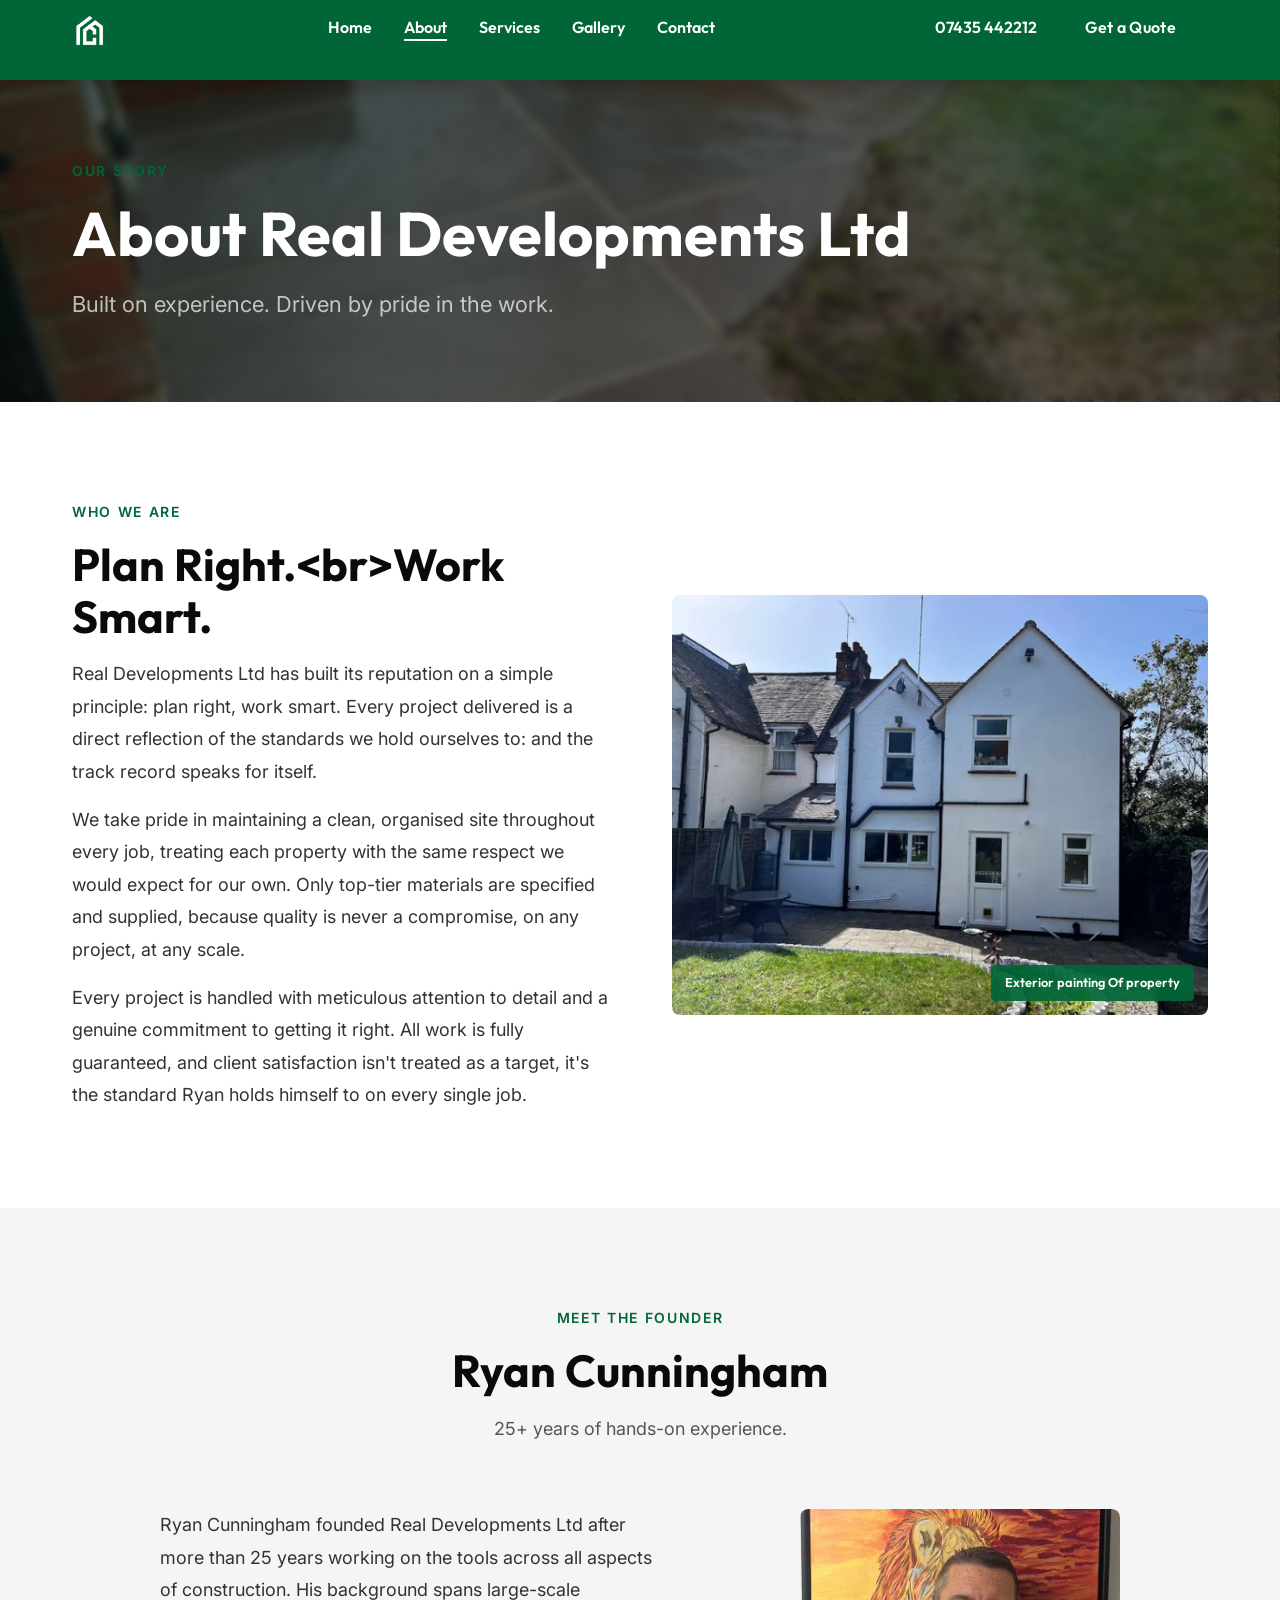
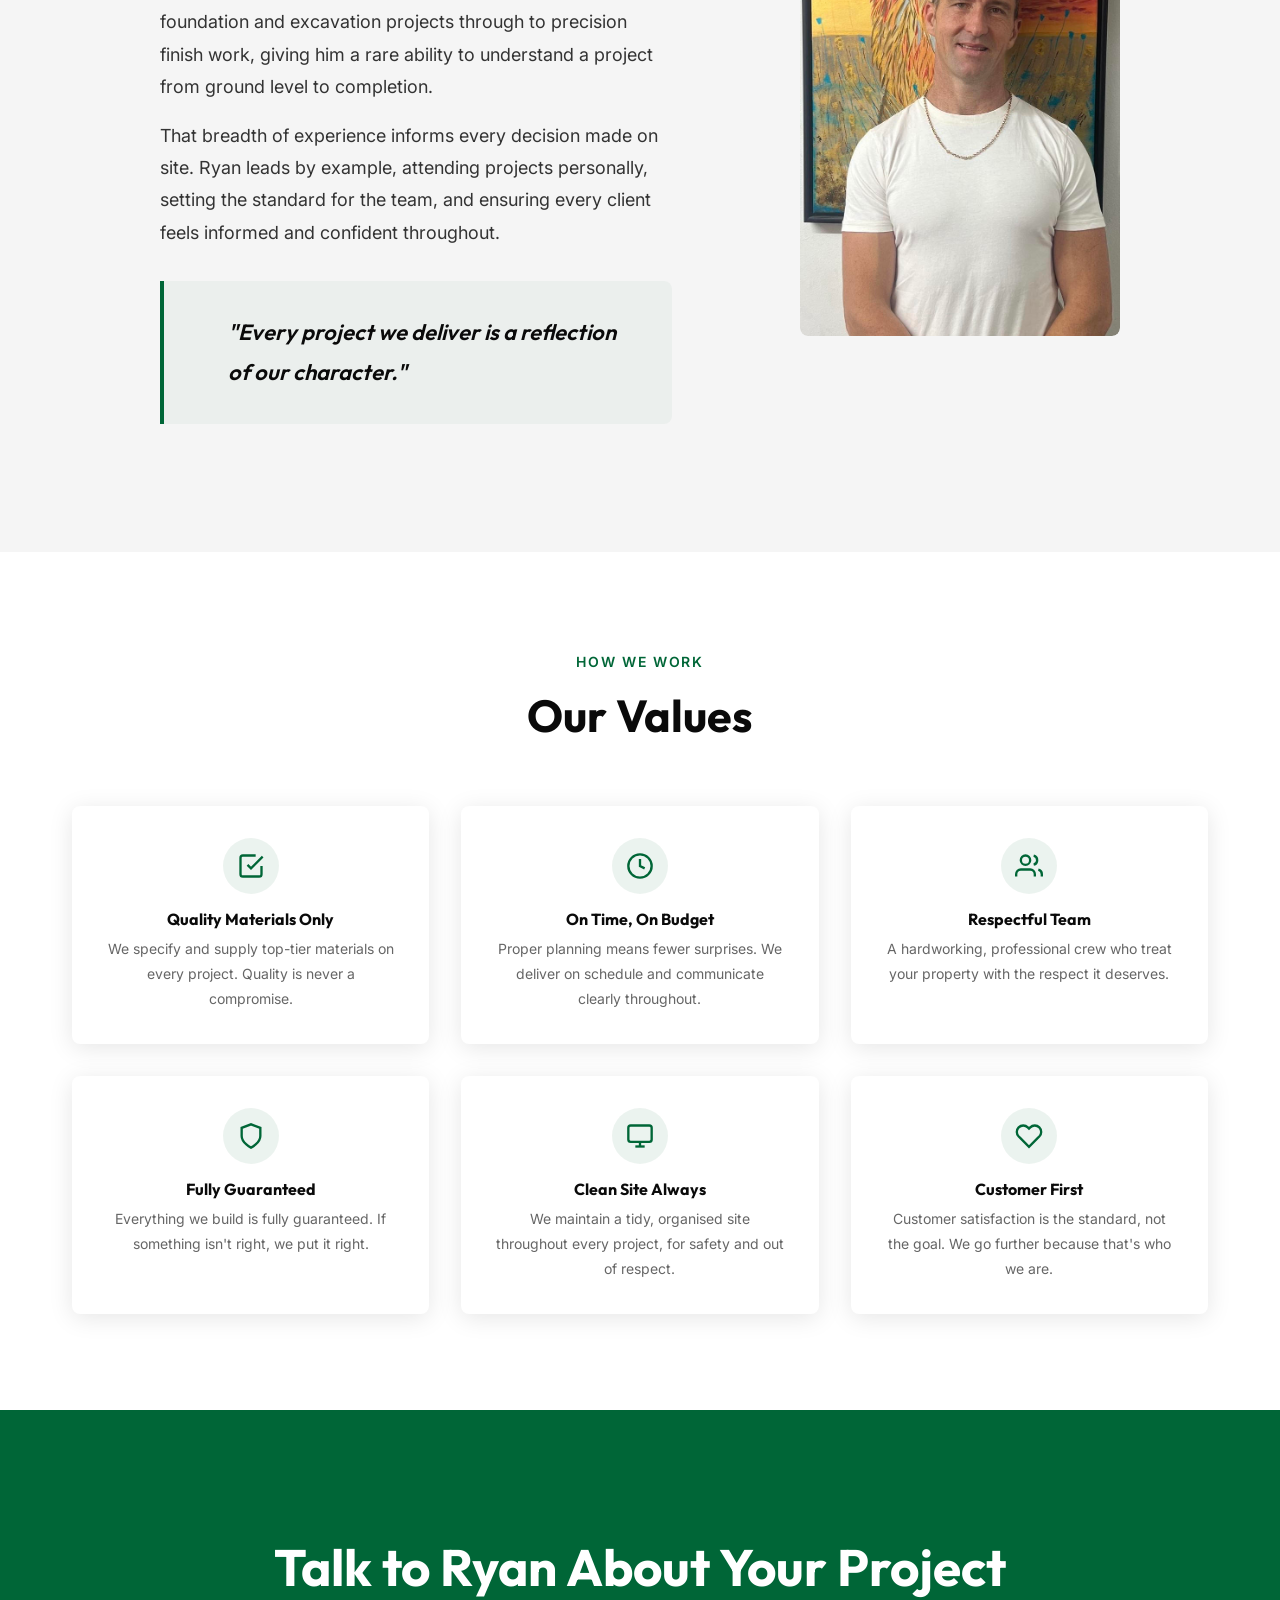
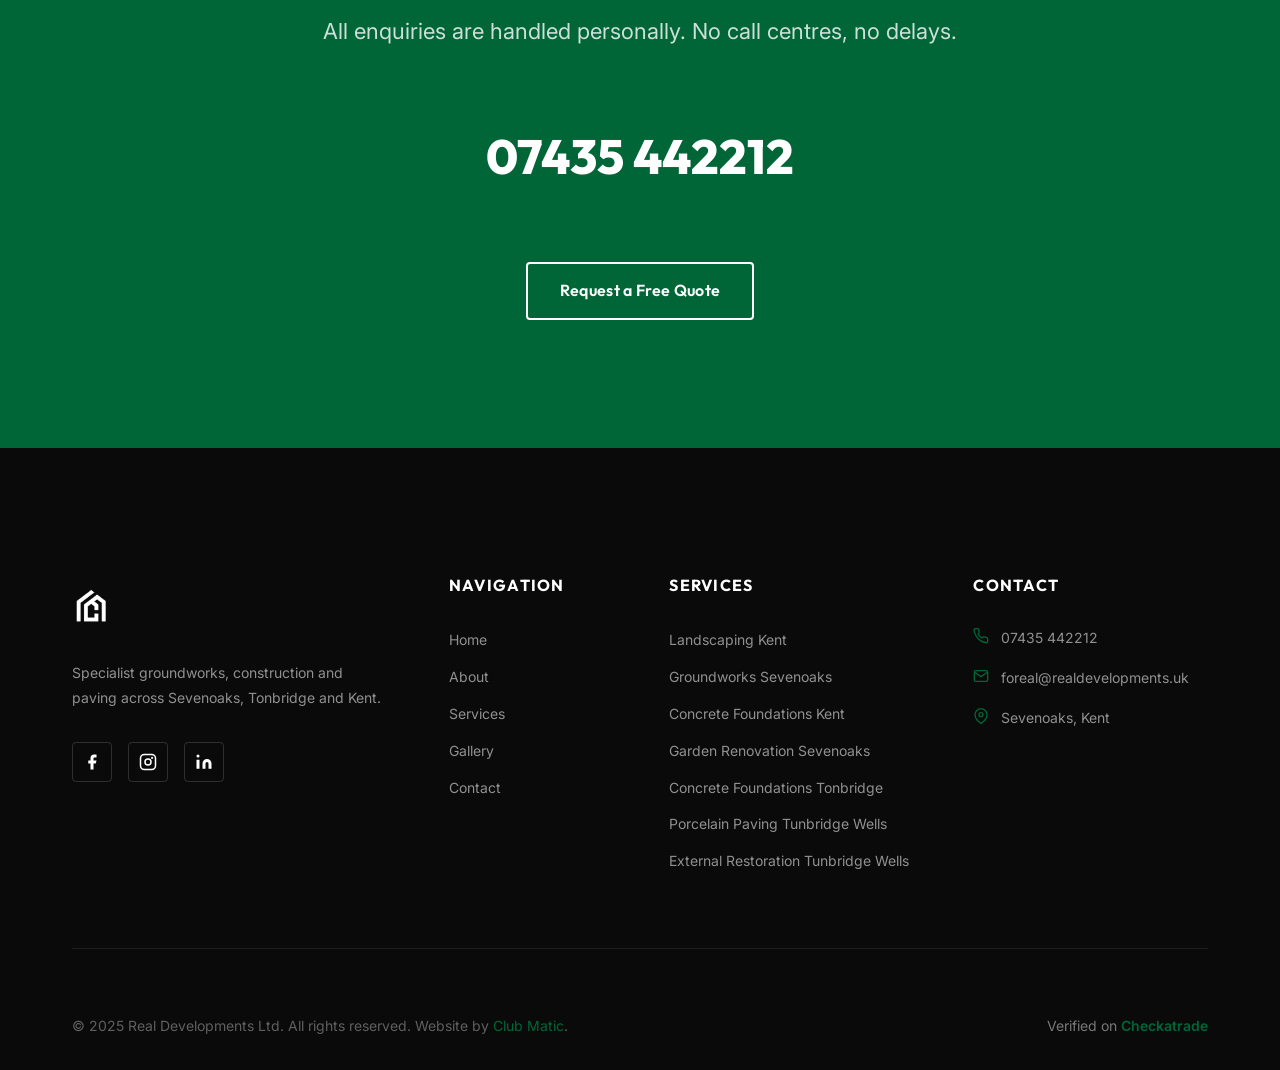
<file: about.html>
﻿<!DOCTYPE html>
<html lang="en">
<head>
  <meta charset="UTF-8">
  <meta name="viewport" content="width=device-width, initial-scale=1.0">
  <!-- Google tag (gtag.js) -->
  <script async src="https://www.googletagmanager.com/gtag/js?id=G-SCVH1C0V96"></script>
  <script>
    window.dataLayer = window.dataLayer || [];
    function gtag(){dataLayer.push(arguments);}
    gtag('js', new Date());
    gtag('config', 'G-SCVH1C0V96');
  </script>
  <title>About Us | Real Developments Ltd, Groundworks & Construction Kent</title>
  <meta name="description" content="25+ years of hands-on construction experience. Real Developments Ltd is a specialist groundworks and building company based in Sevenoaks, Kent. Plan right. Work smart.">
  <link rel="canonical" href="https://www.realdevelopments.uk/about.html">
  <meta property="og:title" content="About Real Developments Ltd | Groundworks & Construction Kent">
  <meta property="og:description" content="25+ years of hands-on experience. Specialist groundworks and construction across Sevenoaks and Kent.">
  <meta property="og:url" content="https://www.realdevelopments.uk/about.html">
  <link rel="icon" type="image/png" sizes="32x32" href="/assets/favicons/favicon-32x32.png">
  <link rel="icon" type="image/png" sizes="16x16" href="/assets/favicons/favicon-16x16.png">
  <link rel="apple-touch-icon" sizes="180x180" href="/assets/favicons/apple-touch-icon.png">
  <link rel="manifest" href="/assets/favicons/site.webmanifest">
  <meta name="theme-color" content="#006637">
  <link rel="stylesheet" href="css/style.css?v=3">
  <script type="application/ld+json">
  {
    "@context": "https://schema.org",
    "@type": "LocalBusiness",
    "name": "Real Developments Ltd",
    "url": "https://www.realdevelopments.uk",
    "telephone": "+447435442212",
    "address": {
      "@type": "PostalAddress",
      "addressLocality": "Sevenoaks",
      "addressRegion": "Kent",
      "addressCountry": "GB"
    }
  }
  </script>
</head>
<body>

  <nav id="nav" class="scrolled" aria-label="Main navigation">
    <div class="container">
      <div class="nav__inner">
        <a href="index.html" class="nav__logo" aria-label="Real Developments Ltd home">
          <img src="assets/images/LOGO-transparent.png" alt="Real Developments Ltd">
        </a>
        <ul class="nav__links" role="list">
          <li><a href="index.html">Home</a></li>
          <li><a href="about.html" class="active">About</a></li>
          <li><a href="services.html">Services</a></li>
          <li><a href="gallery.html">Gallery</a></li>
          <li><a href="contact.html">Contact</a></li>
        </ul>
        <div class="nav__right">
          <a href="tel:+447435442212" class="nav__phone">07435 442212</a>
          <a href="contact.html" class="btn btn--primary">Get a Quote</a>
        </div>
        <button class="nav__burger" id="navBurger" aria-label="Toggle menu" aria-expanded="false">
          <span></span><span></span><span></span>
        </button>
      </div>
    </div>
  </nav>

  <div class="nav__overlay" id="navOverlay"></div>
  <nav class="nav__mobile" id="navMobile" aria-label="Mobile navigation">
    <a href="index.html">Home</a>
    <a href="about.html">About</a>
    <a href="services.html">Services</a>
    <a href="gallery.html">Gallery</a>
    <a href="contact.html">Contact</a>
    <a href="contact.html" class="btn btn--primary mt-md">Get a Free Quote</a>
  </nav>

  <style>
    .who-we-are-img-wrap { overflow:hidden; border-radius:8px; position:relative; }
    .who-we-are-img-wrap img { width:100%; height:420px; object-fit:cover; transition:transform 0.4s ease; display:block; }
    .who-we-are-img-wrap:hover img { transform:scale(1.05); }
    .who-we-are-img-tag { position:absolute; bottom:14px; right:14px; background:rgba(0,102,55,0.92); color:#fff; padding:7px 14px; border-radius:4px; font-size:0.8rem; font-weight:600; font-family:'Outfit',sans-serif; pointer-events:none; }
    @media(max-width:768px){ .about-story-grid { grid-template-columns:1fr !important; } }
  </style>

  <main>
    <header class="page-header" aria-label="Page header" style="position:relative;background-image:url('assets/images/uploads/paving-sandstone-curved-patio.jpg');background-size:cover;background-position:center;">
        <div style="position:absolute;inset:0;background:rgba(0,0,0,0.62);backdrop-filter:blur(4px);z-index:0;"></div>
      <div class="container page-header__content" style="position:relative;z-index:1;">
        <span class="section-label" style="color:var(--green);">Our Story</span>
        <h1 data-cms="about.pageH1">About Real Developments Ltd</h1>
        <p data-cms="about.pageSubheading">Built on experience. Driven by pride in the work.</p>
      </div>
    </header>

    <!-- About Story -->
    <section class="section" aria-labelledby="story-heading">
      <div class="container">
        <div class="about-story-grid" style="display:grid;grid-template-columns:1fr 1fr;gap:4rem;align-items:center;">
          <div class="fade-up">
            <span class="section-label">Who We Are</span>
            <h2 id="story-heading" class="section-title" data-cms="about.storyH2">Plan Right.<br>Work Smart.</h2>
            <p data-cms="about.storyPara1">Real Developments Ltd has built its reputation on a simple principle: plan right, work smart. Every project delivered is a direct reflection of the standards we hold ourselves to: and the track record speaks for itself.</p>
            <p style="margin-top:var(--space-sm);" data-cms="about.storyPara2">We take pride in maintaining a clean, organised site throughout every job, treating each property with the same respect we would expect for our own. Only top-tier materials are specified and supplied, because quality is never a compromise, on any project, at any scale.</p>
            <p style="margin-top:var(--space-sm);" data-cms="about.storyPara3">Every project is handled with meticulous attention to detail and a genuine commitment to getting it right. All work is fully guaranteed, and client satisfaction isn't treated as a target, it's the standard Ryan holds himself to on every single job.</p>
          </div>
          <div class="fade-up stagger-2">
            <div class="who-we-are-img-wrap">
              <img src="assets/images/uploads/Painted house external 2.png" alt="Exterior painting of property, Real Developments Ltd" loading="lazy">
              <span class="who-we-are-img-tag">Exterior painting Of property</span>
            </div>
          </div>
        </div>
      </div>
    </section>

    <!-- Ryan's experience -->
    <section class="section section--light" aria-labelledby="ryan-heading">
      <div class="container">
        <div class="text-center fade-up">
          <span class="section-label">Meet the Founder</span>
          <h2 id="ryan-heading" class="section-title" data-cms="about.ryanH2">Ryan Cunningham</h2>
          <p class="section-subtitle" style="margin:0 auto var(--space-lg);" data-cms="about.ryanSubtitle">25+ years of hands-on experience.</p>
        </div>
        <div class="ryan-grid fade-up stagger-1">
          <div class="ryan-photo-slot ryan-photo-slot--photo">
            <img src="assets/images/uploads/ryan-portrait.jpg" alt="Ryan Cunningham, Founder of Real Developments Ltd" loading="lazy">
          </div>
          <div class="ryan-body">
            <p data-cms="about.ryanBio1">Ryan Cunningham founded Real Developments Ltd after more than 25 years working on the tools across all aspects of construction. His background spans large-scale foundation and excavation projects through to precision finish work, giving him a rare ability to understand a project from ground level to completion.</p>
            <p style="margin-top:var(--space-sm);" data-cms="about.ryanBio2">That breadth of experience informs every decision made on site. Ryan leads by example, attending projects personally, setting the standard for the team, and ensuring every client feels informed and confident throughout.</p>
            <blockquote class="about-highlight__quote" style="margin-top:var(--space-md);">
              <p data-cms="about.ryanQuote">"Every project we deliver is a reflection of our character."</p>
            </blockquote>
          </div>
        </div>
      </div>
    </section>

    <!-- Values -->
    <section class="section" aria-labelledby="values-heading">
      <div class="container">
        <div class="text-center fade-up">
          <span class="section-label">How We Work</span>
          <h2 id="values-heading" class="section-title" data-cms="about.valuesHeading">Our Values</h2>
        </div>
        <div class="about-values">
          <div class="value-card fade-up stagger-1">
            <div class="value-card__icon">
              <svg width="28" height="28" viewBox="0 0 24 24" fill="none" stroke="currentColor" stroke-width="2" aria-hidden="true"><polyline points="9 11 12 14 22 4"/><path d="M21 12v7a2 2 0 0 1-2 2H5a2 2 0 0 1-2-2V5a2 2 0 0 1 2-2h11"/></svg>
            </div>
            <h4 data-cms="about.value1Title">Quality Materials Only</h4>
            <p data-cms="about.value1Text">We specify and supply top-tier materials on every project. Quality is never a compromise.</p>
          </div>
          <div class="value-card fade-up stagger-2">
            <div class="value-card__icon">
              <svg width="28" height="28" viewBox="0 0 24 24" fill="none" stroke="currentColor" stroke-width="2" aria-hidden="true"><circle cx="12" cy="12" r="10"/><polyline points="12 6 12 12 16 14"/></svg>
            </div>
            <h4 data-cms="about.value2Title">On Time, On Budget</h4>
            <p data-cms="about.value2Text">Proper planning means fewer surprises. We deliver on schedule and communicate clearly throughout.</p>
          </div>
          <div class="value-card fade-up stagger-3">
            <div class="value-card__icon">
              <svg width="28" height="28" viewBox="0 0 24 24" fill="none" stroke="currentColor" stroke-width="2" aria-hidden="true"><path d="M17 21v-2a4 4 0 0 0-4-4H5a4 4 0 0 0-4 4v2"/><circle cx="9" cy="7" r="4"/><path d="M23 21v-2a4 4 0 0 0-3-3.87"/><path d="M16 3.13a4 4 0 0 1 0 7.75"/></svg>
            </div>
            <h4 data-cms="about.value3Title">Respectful Team</h4>
            <p data-cms="about.value3Text">A hardworking, professional crew who treat your property with the respect it deserves.</p>
          </div>
          <div class="value-card fade-up stagger-1">
            <div class="value-card__icon">
              <svg width="28" height="28" viewBox="0 0 24 24" fill="none" stroke="currentColor" stroke-width="2" aria-hidden="true"><path d="M12 22s8-4 8-10V5l-8-3-8 3v7c0 6 8 10 8 10z"/></svg>
            </div>
            <h4 data-cms="about.value4Title">Fully Guaranteed</h4>
            <p data-cms="about.value4Text">Everything we build is fully guaranteed. If something isn't right, we put it right.</p>
          </div>
          <div class="value-card fade-up stagger-2">
            <div class="value-card__icon">
              <svg width="28" height="28" viewBox="0 0 24 24" fill="none" stroke="currentColor" stroke-width="2" aria-hidden="true"><rect x="2" y="3" width="20" height="14" rx="2"/><line x1="8" y1="21" x2="16" y2="21"/><line x1="12" y1="17" x2="12" y2="21"/></svg>
            </div>
            <h4 data-cms="about.value5Title">Clean Site Always</h4>
            <p data-cms="about.value5Text">We maintain a tidy, organised site throughout every project, for safety and out of respect.</p>
          </div>
          <div class="value-card fade-up stagger-3">
            <div class="value-card__icon">
              <svg width="28" height="28" viewBox="0 0 24 24" fill="none" stroke="currentColor" stroke-width="2" aria-hidden="true"><path d="M20.84 4.61a5.5 5.5 0 0 0-7.78 0L12 5.67l-1.06-1.06a5.5 5.5 0 0 0-7.78 7.78l1.06 1.06L12 21.23l7.78-7.78 1.06-1.06a5.5 5.5 0 0 0 0-7.78z"/></svg>
            </div>
            <h4 data-cms="about.value6Title">Customer First</h4>
            <p data-cms="about.value6Text">Customer satisfaction is the standard, not the goal. We go further because that's who we are.</p>
          </div>
        </div>
      </div>
    </section>

    <!-- CTA -->
    <section class="section--green impact-cta" aria-label="Call to action">
      <div class="container">
        <h2 class="fade-up" data-cms="about.ctaHeading">Talk to Ryan About Your Project</h2>
        <p class="fade-up stagger-1" data-cms="about.ctaText">All enquiries are handled personally. No call centres, no delays.</p>
        <a href="tel:+447435442212" class="impact-cta__phone fade-up stagger-2">07435 442212</a>
        <div class="impact-cta__actions fade-up stagger-3">
          <a href="contact.html" class="btn btn--outline">Request a Free Quote</a>
        </div>
      </div>
    </section>
  </main>

  <footer class="footer" aria-label="Site footer">
    <div class="container">
      <div class="footer__grid">
        <div class="footer__brand">
          <img src="assets/images/LOGO-transparent.png" alt="Real Developments Ltd">
          <p>Specialist groundworks, construction and paving across Sevenoaks, Tonbridge and Kent.</p>
          <div class="footer__social">
            <a href="https://facebook.com/Ryan777g" target="_blank" rel="noopener noreferrer" aria-label="Facebook"><svg viewBox="0 0 24 24" fill="currentColor" aria-hidden="true"><path d="M18 2h-3a5 5 0 0 0-5 5v3H7v4h3v8h4v-8h3l1-4h-4V7a1 1 0 0 1 1-1h3z"/></svg></a>
            <a href="https://instagram.com/realdevelopmentsltd" target="_blank" rel="noopener noreferrer" aria-label="Instagram"><svg viewBox="0 0 24 24" fill="none" stroke="currentColor" stroke-width="2" aria-hidden="true"><rect x="2" y="2" width="20" height="20" rx="5"/><circle cx="12" cy="12" r="4"/><circle cx="17.5" cy="6.5" r="0.5" fill="currentColor"/></svg></a>
            <a href="https://www.linkedin.com/in/ryan-cunningham-988664400" target="_blank" rel="noopener noreferrer" aria-label="LinkedIn"><svg viewBox="0 0 24 24" fill="currentColor" aria-hidden="true"><path d="M16 8a6 6 0 0 1 6 6v7h-4v-7a2 2 0 0 0-2-2 2 2 0 0 0-2 2v7h-4v-7a6 6 0 0 1 6-6z"/><rect x="2" y="9" width="4" height="12"/><circle cx="4" cy="4" r="2"/></svg></a>
          </div>
        </div>
        <div class="footer__col">
          <h4>Navigation</h4>
          <ul>
            <li><a href="index.html">Home</a></li>
            <li><a href="about.html">About</a></li>
            <li><a href="services.html">Services</a></li>
            <li><a href="gallery.html">Gallery</a></li>
            <li><a href="contact.html">Contact</a></li>
          </ul>
        </div>
        <div class="footer__col">
          <h4>Services</h4>
          <ul>
            <li><a href="landscaping.html">Landscaping Kent</a></li>
            <li><a href="groundworks-sevenoaks.html">Groundworks Sevenoaks</a></li>
            <li><a href="concrete-foundations.html">Concrete Foundations Kent</a></li>
            <li><a href="garden-renovation.html">Garden Renovation Sevenoaks</a></li>
            <li><a href="concrete-foundations-tonbridge.html">Concrete Foundations Tonbridge</a></li>
            <li><a href="porcelain-paving-tunbridge-wells.html">Porcelain Paving Tunbridge Wells</a></li>
            <li><a href="external-restoration.html">External Restoration Tunbridge Wells</a></li>
          </ul>
        </div>
        <div class="footer__col">
          <h4>Contact</h4>
          <div class="footer__contact-item"><svg width="16" height="16" viewBox="0 0 24 24" fill="none" stroke="currentColor" stroke-width="2" aria-hidden="true"><path d="M22 16.92v3a2 2 0 0 1-2.18 2 19.79 19.79 0 0 1-8.63-3.07A19.5 19.5 0 0 1 4.69 12 19.79 19.79 0 0 1 1.56 3.36 2 2 0 0 1 3.53 1H6.5a2 2 0 0 1 2 1.72 12.84 12.84 0 0 0 .7 2.81 2 2 0 0 1-.45 2.11L7.5 9a16 16 0 0 0 6 6l1.27-1.27a2 2 0 0 1 2.11-.45 12.84 12.84 0 0 0 2.81.7A2 2 0 0 1 21.73 16a2 2 0 0 0 .27.92z"/></svg><a href="tel:+447435442212">07435 442212</a></div>
          <div class="footer__contact-item"><svg width="16" height="16" viewBox="0 0 24 24" fill="none" stroke="currentColor" stroke-width="2" aria-hidden="true"><path d="M4 4h16c1.1 0 2 .9 2 2v12c0 1.1-.9 2-2 2H4c-1.1 0-2-.9-2-2V6c0-1.1.9-2 2-2z"/><polyline points="22,6 12,13 2,6"/></svg><a href="mailto:foreal@realdevelopments.uk">foreal@realdevelopments.uk</a></div>
          <div class="footer__contact-item"><svg width="16" height="16" viewBox="0 0 24 24" fill="none" stroke="currentColor" stroke-width="2" aria-hidden="true"><path d="M21 10c0 7-9 13-9 13s-9-6-9-13a9 9 0 0 1 18 0z"/><circle cx="12" cy="10" r="3"/></svg><span>Sevenoaks, Kent</span></div>
        </div>
      </div>
      <div class="footer__bottom">
        <p class="footer__copy">&copy; 2025 Real Developments Ltd. All rights reserved. Website by <a href="https://clubmaticuk.com" target="_blank" rel="noopener noreferrer">Club Matic</a>.</p>
        <p class="footer__checkatrade">Verified on <a href="https://www.checkatrade.com/trades/realdevelopments" target="_blank" rel="noopener noreferrer">Checkatrade</a></p>
      </div>
    </div>
  </footer>

  <script src="js/main.js"></script>
</body>
</html>
</file>
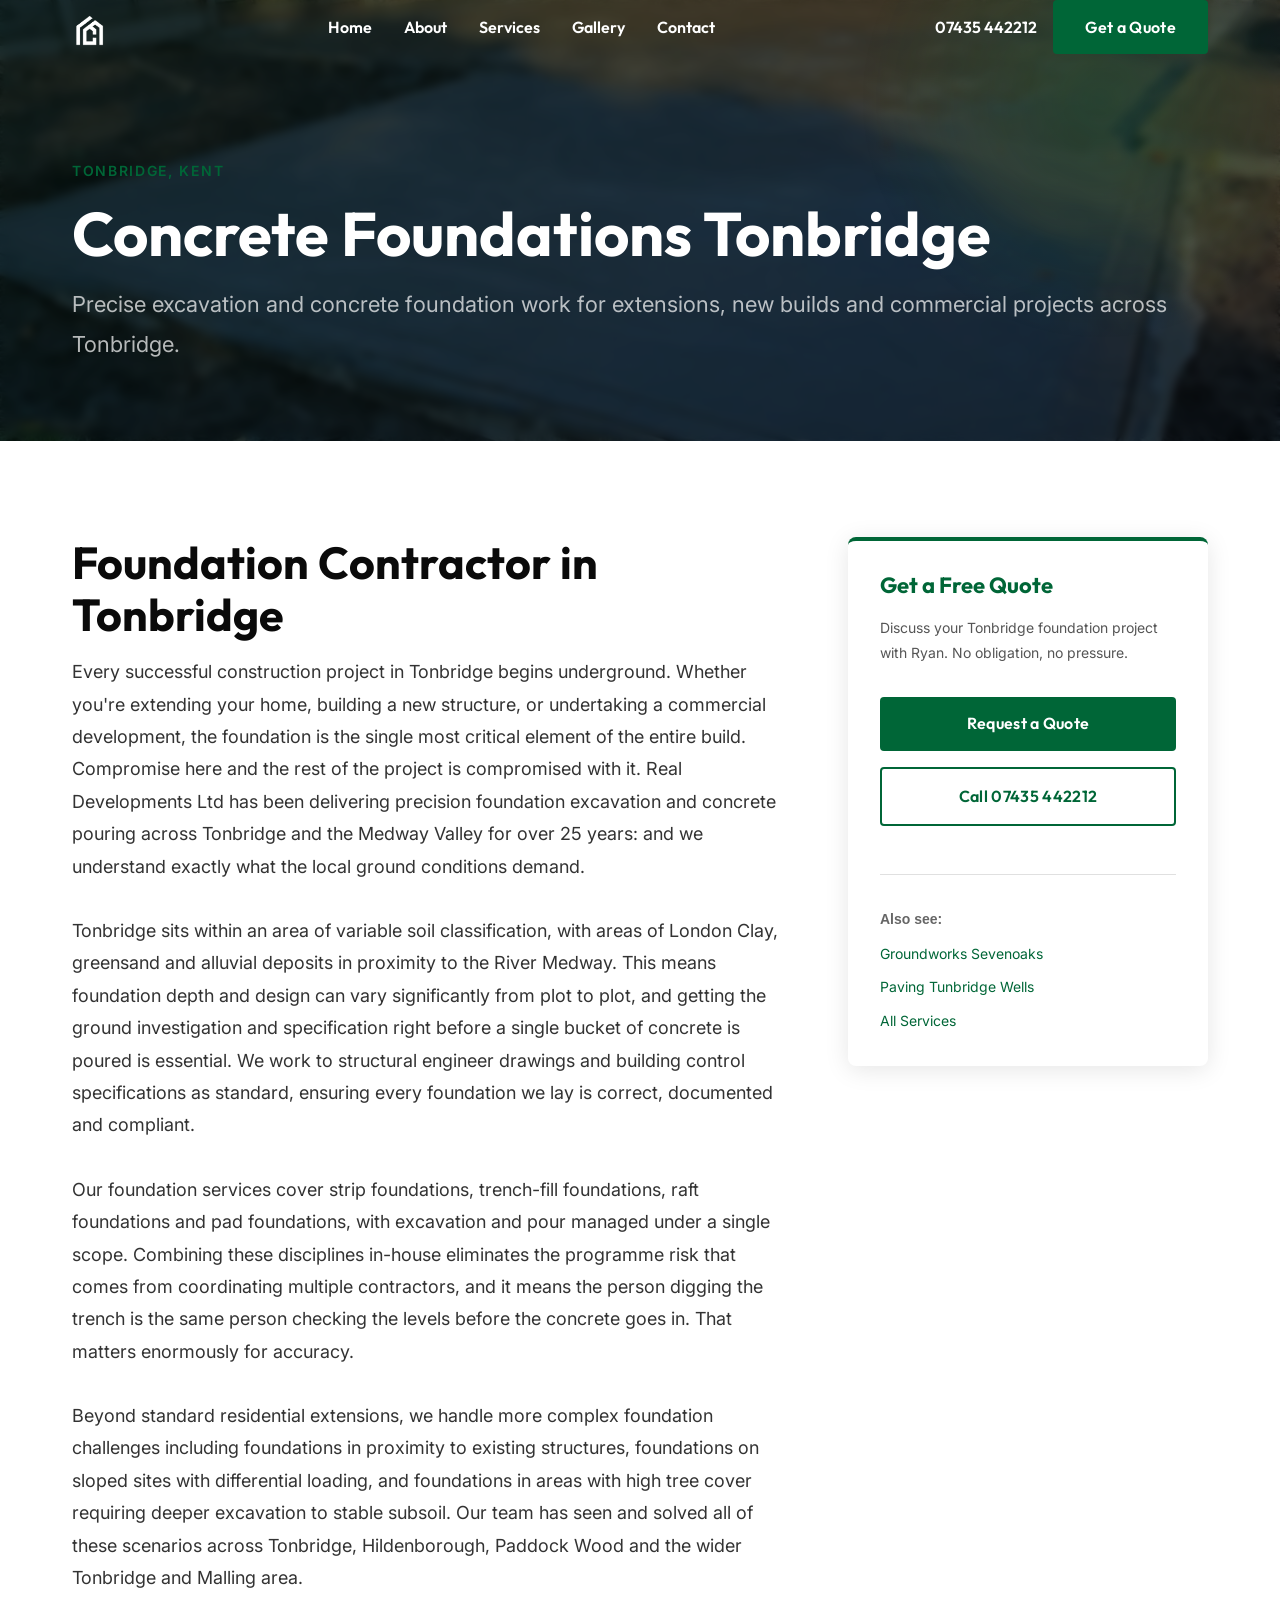
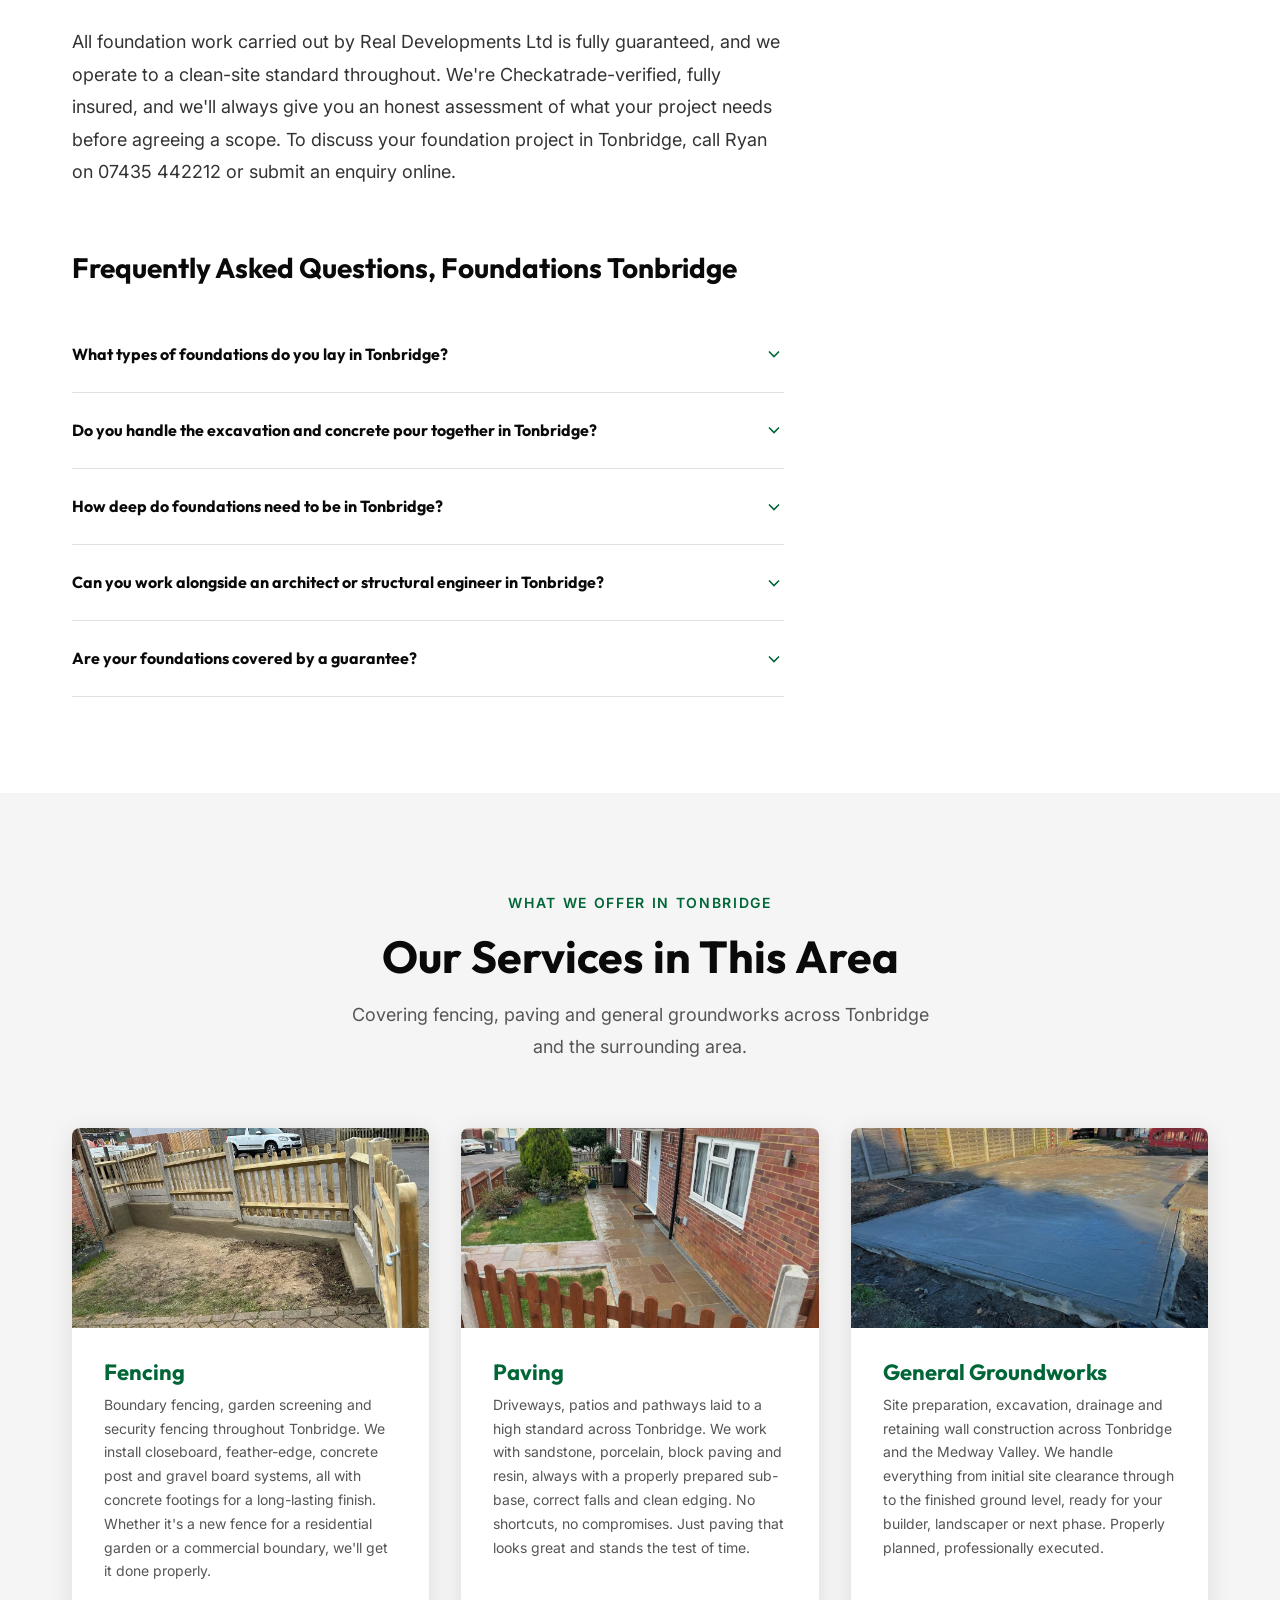
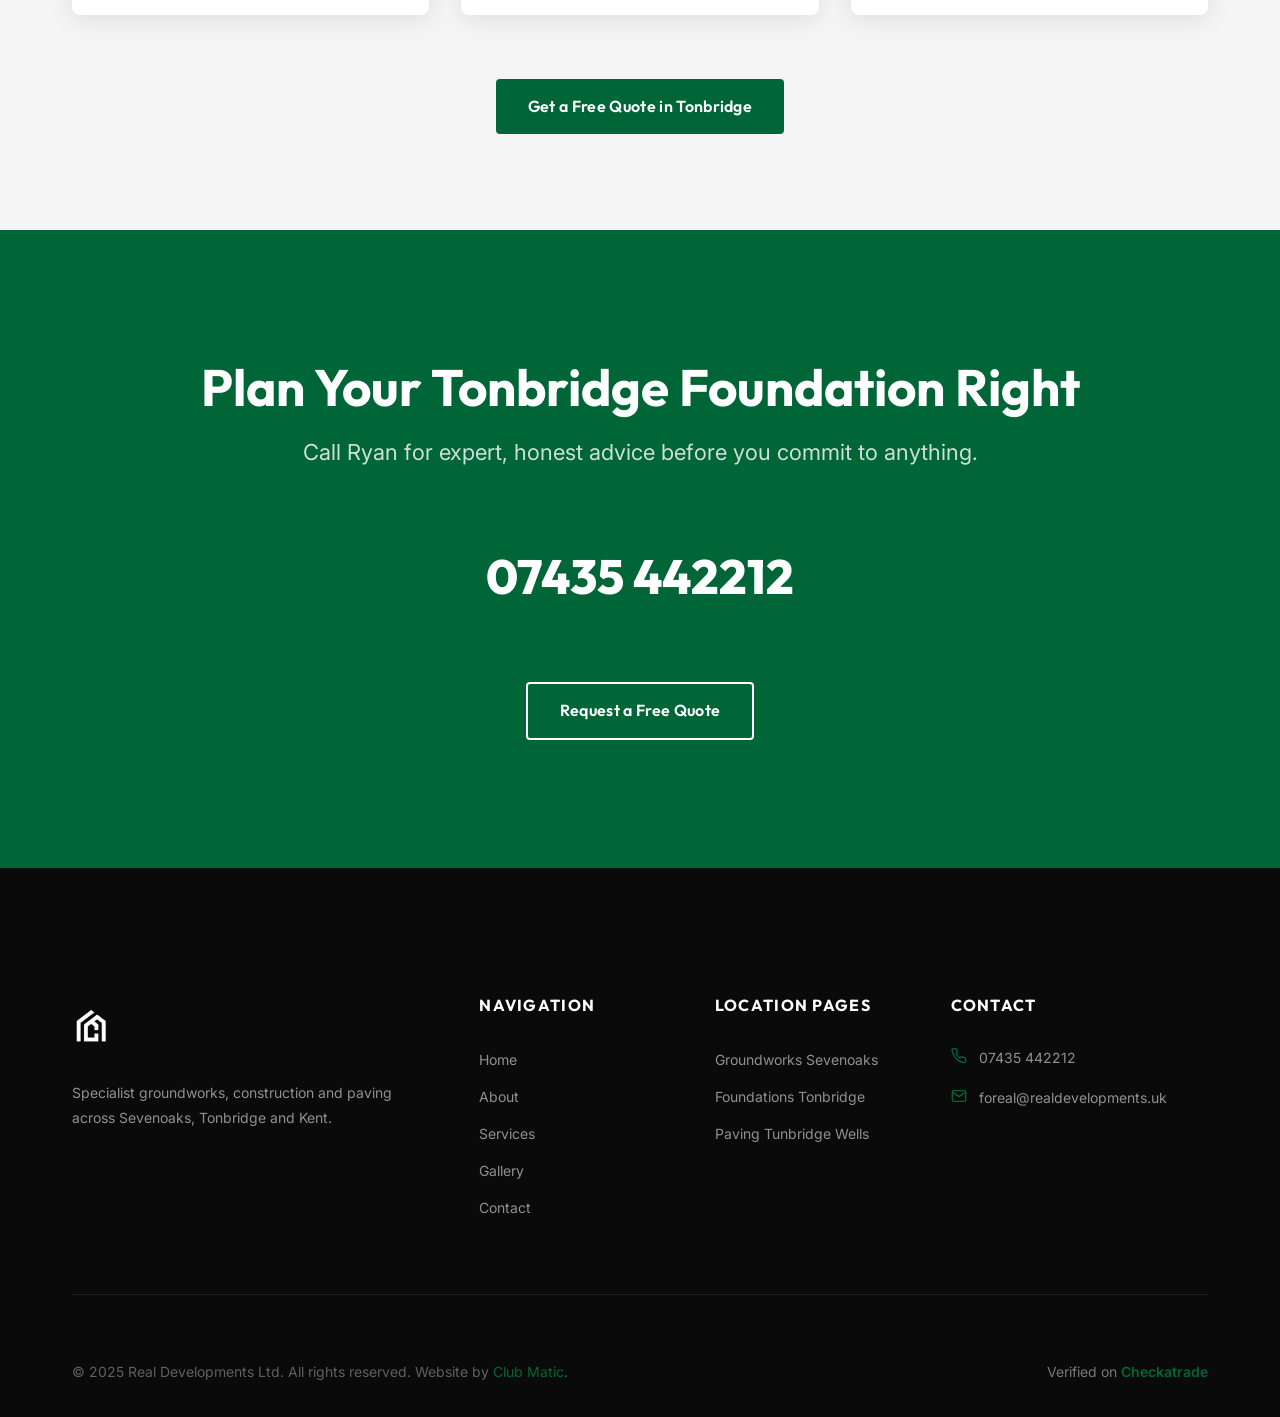
<file: concrete-foundations-tonbridge.html>
﻿<!DOCTYPE html>
<html lang="en">
<head>
  <meta charset="UTF-8">
  <meta name="viewport" content="width=device-width, initial-scale=1.0">
  <!-- Google tag (gtag.js) -->
  <script async src="https://www.googletagmanager.com/gtag/js?id=G-SCVH1C0V96"></script>
  <script>
    window.dataLayer = window.dataLayer || [];
    function gtag(){dataLayer.push(arguments);}
    gtag('js', new Date());
    gtag('config', 'G-SCVH1C0V96');
  </script>
  <title>Concrete Foundations Tonbridge | Foundation Contractor Kent</title>
  <meta name="description" content="Expert concrete foundation excavation and pouring in Tonbridge, Kent. Real Developments Ltd delivers structurally sound foundations for extensions, new builds and commercial projects. Free quotes, call 07435 442212.">
  <link rel="canonical" href="https://www.realdevelopments.uk/concrete-foundations-tonbridge.html">
  <meta property="og:title" content="Concrete Foundations Tonbridge | Real Developments Ltd">
  <meta property="og:description" content="Specialist concrete foundation contractor in Tonbridge, Kent. Extensions, new builds, commercial. Free quotes available.">
  <meta property="og:url" content="https://www.realdevelopments.uk/concrete-foundations-tonbridge.html">
  <link rel="icon" type="image/png" sizes="32x32" href="/assets/favicons/favicon-32x32.png">
  <link rel="icon" type="image/png" sizes="16x16" href="/assets/favicons/favicon-16x16.png">
  <link rel="apple-touch-icon" sizes="180x180" href="/assets/favicons/apple-touch-icon.png">
  <link rel="manifest" href="/assets/favicons/site.webmanifest">
  <meta name="theme-color" content="#006637">
  <link rel="stylesheet" href="css/style.css?v=3">

  <!-- LocalBusiness Schema, Tonbridge Foundations -->
  <script type="application/ld+json">
  {
    "@context": "https://schema.org",
    "@type": "LocalBusiness",
    "name": "Real Developments Ltd",
    "description": "Specialist concrete foundation excavation and pouring in Tonbridge and across Kent.",
    "url": "https://www.realdevelopments.uk/concrete-foundations-tonbridge.html",
    "telephone": "+447435442212",
    "email": "foreal@realdevelopments.uk",
    "address": {
      "@type": "PostalAddress",
      "addressLocality": "Sevenoaks",
      "addressRegion": "Kent",
      "addressCountry": "GB"
    },
    "areaServed": {
      "@type": "City",
      "name": "Tonbridge"
    },
    "serviceType": ["Foundation Excavation", "Concrete Pouring", "Strip Foundations", "Raft Foundations", "Pad Foundations"],
    "aggregateRating": {
      "@type": "AggregateRating",
      "ratingValue": "5.0",
      "reviewCount": "50"
    }
  }
  </script>
  <!-- FAQ Schema -->
  <script type="application/ld+json">
  {
    "@context": "https://schema.org",
    "@type": "FAQPage",
    "mainEntity": [
      {"@type":"Question","name":"What types of foundations do you lay in Tonbridge?","acceptedAnswer":{"@type":"Answer","text":"We lay strip foundations, trench-fill foundations, raft foundations and pad foundations in Tonbridge and across Kent. Foundation type is determined by site conditions, soil classification and structural loading, we advise on the right approach for each project."}},
      {"@type":"Question","name":"Do you handle the excavation and concrete pour together in Tonbridge?","acceptedAnswer":{"@type":"Answer","text":"Yes. We manage both the excavation and the concrete pour as a combined scope. This removes the risk of programme gaps between contractors and ensures the excavation profile is correct before any concrete is placed."}},
      {"@type":"Question","name":"How deep do foundations need to be in Tonbridge?","acceptedAnswer":{"@type":"Answer","text":"Foundation depth in Tonbridge depends on soil type, tree proximity and structural loading. The local clay soils can require deeper foundations, typically 1m or more, to reach stable bearing ground. We assess each site individually and work to the engineer's specification."}},
      {"@type":"Question","name":"Can you work alongside an architect or structural engineer in Tonbridge?","acceptedAnswer":{"@type":"Answer","text":"Absolutely. We regularly work to architect drawings and structural engineer specifications across Tonbridge and Kent. We're comfortable with formal tender processes as well as direct client relationships."}},
      {"@type":"Question","name":"Are your foundations covered by a guarantee?","acceptedAnswer":{"@type":"Answer","text":"Yes. All foundation work carried out by Real Developments Ltd is fully guaranteed. If anything isn't right, we put it right. We're also fully insured and Checkatrade-verified."}}
    ]
  }
  </script>
</head>
<body>

  <nav id="nav" class="scrolled" aria-label="Main navigation">
    <div class="container">
      <div class="nav__inner">
        <a href="index.html" class="nav__logo" aria-label="Real Developments Ltd home">
          <img src="assets/images/LOGO-transparent.png" alt="Real Developments Ltd">
        </a>
        <ul class="nav__links" role="list">
          <li><a href="index.html">Home</a></li>
          <li><a href="about.html">About</a></li>
          <li><a href="services.html">Services</a></li>
          <li><a href="gallery.html">Gallery</a></li>
          <li><a href="contact.html">Contact</a></li>
        </ul>
        <div class="nav__right">
          <a href="tel:+447435442212" class="nav__phone">07435 442212</a>
          <a href="contact.html" class="btn btn--primary">Get a Quote</a>
        </div>
        <button class="nav__burger" id="navBurger" aria-label="Toggle menu" aria-expanded="false">
          <span></span><span></span><span></span>
        </button>
      </div>
    </div>
  </nav>

  <div class="nav__overlay" id="navOverlay"></div>
  <nav class="nav__mobile" id="navMobile" aria-label="Mobile navigation">
    <a href="index.html">Home</a>
    <a href="about.html">About</a>
    <a href="services.html">Services</a>
    <a href="gallery.html">Gallery</a>
    <a href="contact.html">Contact</a>
    <a href="contact.html" class="btn btn--primary mt-md">Get a Free Quote</a>
  </nav>

  <main>
    <header class="page-header" aria-label="Page header" style="position:relative;background-image:url('assets/images/uploads/concrete-foundation-slab.jpg');background-size:cover;background-position:center;">
        <div style="position:absolute;inset:0;background:rgba(0,0,0,0.62);backdrop-filter:blur(4px);z-index:0;"></div>
      <div class="container page-header__content" style="position:relative;z-index:1;">
        <span class="section-label" style="color:var(--green);">Tonbridge, Kent</span>
        <h1>Concrete Foundations Tonbridge</h1>
        <p>Precise excavation and concrete foundation work for extensions, new builds and commercial projects across Tonbridge.</p>
      </div>
    </header>

    <section class="section" aria-labelledby="tonbridge-content-heading">
      <div class="container">
        <div class="location-content">

          <!-- Main body -->
          <div class="location-content__body fade-up">
            <h2 id="tonbridge-content-heading" class="section-title">Foundation Contractor in Tonbridge</h2>

            <p>Every successful construction project in Tonbridge begins underground. Whether you're extending your home, building a new structure, or undertaking a commercial development, the foundation is the single most critical element of the entire build. Compromise here and the rest of the project is compromised with it. Real Developments Ltd has been delivering precision foundation excavation and concrete pouring across Tonbridge and the Medway Valley for over 25 years: and we understand exactly what the local ground conditions demand.</p>

            <p>Tonbridge sits within an area of variable soil classification, with areas of London Clay, greensand and alluvial deposits in proximity to the River Medway. This means foundation depth and design can vary significantly from plot to plot, and getting the ground investigation and specification right before a single bucket of concrete is poured is essential. We work to structural engineer drawings and building control specifications as standard, ensuring every foundation we lay is correct, documented and compliant.</p>

            <p>Our <a href="services.html">foundation services</a> cover strip foundations, trench-fill foundations, raft foundations and pad foundations, with excavation and pour managed under a single scope. Combining these disciplines in-house eliminates the programme risk that comes from coordinating multiple contractors, and it means the person digging the trench is the same person checking the levels before the concrete goes in. That matters enormously for accuracy.</p>

            <p>Beyond standard residential extensions, we handle more complex foundation challenges including foundations in proximity to existing structures, foundations on sloped sites with differential loading, and foundations in areas with high tree cover requiring deeper excavation to stable subsoil. Our team has seen and solved all of these scenarios across Tonbridge, Hildenborough, Paddock Wood and the wider Tonbridge and Malling area.</p>

            <p>All foundation work carried out by Real Developments Ltd is fully guaranteed, and we operate to a clean-site standard throughout. We're Checkatrade-verified, fully insured, and we'll always give you an honest assessment of what your project needs before agreeing a scope. To discuss your foundation project in Tonbridge, call Ryan on <a href="tel:+447435442212">07435 442212</a> or <a href="contact.html">submit an enquiry online</a>.</p>

            <!-- FAQs -->
            <div class="faq-list" style="margin-top:var(--space-lg);">
              <h3 class="section-title" style="font-size:var(--text-xl);margin-bottom:var(--space-md);">Frequently Asked Questions, Foundations Tonbridge</h3>

              <div class="faq-item">
                <div class="faq-question" role="button" tabindex="0" aria-expanded="false">
                  What types of foundations do you lay in Tonbridge?
                  <svg viewBox="0 0 24 24" fill="none" stroke="currentColor" stroke-width="2" aria-hidden="true"><polyline points="6 9 12 15 18 9"/></svg>
                </div>
                <div class="faq-answer" role="region">
                  <p>We lay strip foundations, trench-fill foundations, raft foundations and pad foundations across Tonbridge and Kent. Foundation type is determined by site conditions, soil classification and structural loading. We advise on the right approach for each individual project.</p>
                </div>
              </div>

              <div class="faq-item">
                <div class="faq-question" role="button" tabindex="0" aria-expanded="false">
                  Do you handle the excavation and concrete pour together in Tonbridge?
                  <svg viewBox="0 0 24 24" fill="none" stroke="currentColor" stroke-width="2" aria-hidden="true"><polyline points="6 9 12 15 18 9"/></svg>
                </div>
                <div class="faq-answer" role="region">
                  <p>Yes. We manage both the excavation and the concrete pour as a combined scope. This removes the risk of programme gaps between contractors and ensures the excavation profile is correct before any concrete is placed. It also means consistent quality control throughout.</p>
                </div>
              </div>

              <div class="faq-item">
                <div class="faq-question" role="button" tabindex="0" aria-expanded="false">
                  How deep do foundations need to be in Tonbridge?
                  <svg viewBox="0 0 24 24" fill="none" stroke="currentColor" stroke-width="2" aria-hidden="true"><polyline points="6 9 12 15 18 9"/></svg>
                </div>
                <div class="faq-answer" role="region">
                  <p>Foundation depth in Tonbridge depends on soil type, tree proximity and structural loading. The local clay soils in many areas of Tonbridge require foundations at 1m or deeper to reach stable bearing ground. We assess each site individually and work to the engineer's specification to ensure depth and bearing capacity are correct.</p>
                </div>
              </div>

              <div class="faq-item">
                <div class="faq-question" role="button" tabindex="0" aria-expanded="false">
                  Can you work alongside an architect or structural engineer in Tonbridge?
                  <svg viewBox="0 0 24 24" fill="none" stroke="currentColor" stroke-width="2" aria-hidden="true"><polyline points="6 9 12 15 18 9"/></svg>
                </div>
                <div class="faq-answer" role="region">
                  <p>Absolutely. We regularly work to architect drawings and structural engineer specifications across Tonbridge and Kent. We're comfortable with formal tender processes, direct client relationships, and anything in between. We can liaise directly with your design team throughout the project.</p>
                </div>
              </div>

              <div class="faq-item">
                <div class="faq-question" role="button" tabindex="0" aria-expanded="false">
                  Are your foundations covered by a guarantee?
                  <svg viewBox="0 0 24 24" fill="none" stroke="currentColor" stroke-width="2" aria-hidden="true"><polyline points="6 9 12 15 18 9"/></svg>
                </div>
                <div class="faq-answer" role="region">
                  <p>Yes. All foundation work carried out by Real Developments Ltd is fully guaranteed. If anything isn't right, we come back and put it right. We're also fully insured and <a href="https://www.checkatrade.com/trades/realdevelopments" target="_blank" rel="noopener noreferrer">Checkatrade-verified</a>, so you have full confidence before we start.</p>
                </div>
              </div>
            </div>
          </div>

          <!-- Sidebar -->
          <aside class="location-content__sidebar fade-up stagger-2">
            <div class="location-sidebar-card">
              <h3>Get a Free Quote</h3>
              <p style="font-size:var(--text-sm);color:#555;margin-bottom:var(--space-md);">Discuss your Tonbridge foundation project with Ryan. No obligation, no pressure.</p>
              <a href="contact.html" class="btn btn--primary">Request a Quote</a>
              <a href="tel:+447435442212" class="btn btn--outline-green">Call 07435 442212</a>
              <div style="margin-top:var(--space-md);padding-top:var(--space-md);border-top:1px solid #E0E0E0;">
                <p style="font-size:var(--text-sm);color:#666;margin-bottom:0.5rem;font-weight:600;font-family:'Syne',sans-serif;">Also see:</p>
                <ul style="padding:0;">
                  <li style="margin-bottom:0.4rem;"><a href="groundworks-sevenoaks.html" style="font-size:var(--text-sm);color:var(--green);">Groundworks Sevenoaks</a></li>
                  <li style="margin-bottom:0.4rem;"><a href="porcelain-paving-tunbridge-wells.html" style="font-size:var(--text-sm);color:var(--green);">Paving Tunbridge Wells</a></li>
                  <li><a href="services.html" style="font-size:var(--text-sm);color:var(--green);">All Services</a></li>
                </ul>
              </div>
            </div>
          </aside>

        </div>
      </div>
    </section>

    <!-- -- Services We Offer ---------------------------------- -->
    <section class="section section--light" aria-labelledby="tonbridge-services-heading">
      <div class="container">
        <div class="text-center fade-up" style="margin-bottom:var(--space-lg);">
          <span class="section-label">What We Offer in Tonbridge</span>
          <h2 id="tonbridge-services-heading" class="section-title">Our Services in This Area</h2>
          <p class="section-subtitle" style="margin:0 auto;">Covering fencing, paving and general groundworks across Tonbridge and the surrounding area.</p>
        </div>

        <div class="location-services-grid">

          <div class="location-service-card fade-up stagger-1">
            <div class="location-service-card__img">
              <img src="assets/images/uploads/fencing-concrete-posts-gate.jpg" alt="Fencing with concrete posts and gate � Tonbridge" loading="lazy">
            </div>
            <div class="location-service-card__body">
              <h3>Fencing</h3>
              <p>Boundary fencing, garden screening and security fencing throughout Tonbridge. We install closeboard, feather-edge, concrete post and gravel board systems, all with concrete footings for a long-lasting finish. Whether it's a new fence for a residential garden or a commercial boundary, we'll get it done properly.</p>
            </div>
          </div>

          <div class="location-service-card fade-up stagger-2">
            <div class="location-service-card__img">
              <img src="assets/images/uploads/paving-sandstone-path-gate.jpg" alt="Sandstone paving with gate posts � Tonbridge" loading="lazy">
            </div>
            <div class="location-service-card__body">
              <h3>Paving</h3>
              <p>Driveways, patios and pathways laid to a high standard across Tonbridge. We work with sandstone, porcelain, block paving and resin, always with a properly prepared sub-base, correct falls and clean edging. No shortcuts, no compromises. Just paving that looks great and stands the test of time.</p>
            </div>
          </div>

          <div class="location-service-card fade-up stagger-3">
            <div class="location-service-card__img">
              <img src="assets/images/uploads/concrete-foundation-slab.jpg" alt="Concrete groundworks and foundation work in Tonbridge" loading="lazy">
            </div>
            <div class="location-service-card__body">
              <h3>General Groundworks</h3>
              <p>Site preparation, excavation, drainage and retaining wall construction across Tonbridge and the Medway Valley. We handle everything from initial site clearance through to the finished ground level, ready for your builder, landscaper or next phase. Properly planned, professionally executed.</p>
            </div>
          </div>

        </div>

        <div class="text-center mt-lg fade-up">
          <a href="contact.html" class="btn btn--primary">Get a Free Quote in Tonbridge</a>
        </div>
      </div>
    </section>

    <section class="section--green impact-cta" aria-label="Call to action">
      <div class="container">
        <h2 class="fade-up">Plan Your Tonbridge Foundation Right</h2>
        <p class="fade-up stagger-1">Call Ryan for expert, honest advice before you commit to anything.</p>
        <a href="tel:+447435442212" class="impact-cta__phone fade-up stagger-2">07435 442212</a>
        <div class="impact-cta__actions fade-up stagger-3">
          <a href="contact.html" class="btn btn--outline">Request a Free Quote</a>
        </div>
      </div>
    </section>
  </main>

  <footer class="footer" aria-label="Site footer">
    <div class="container">
      <div class="footer__grid">
        <div class="footer__brand">
          <img src="assets/images/LOGO-transparent.png" alt="Real Developments Ltd">
          <p>Specialist groundworks, construction and paving across Sevenoaks, Tonbridge and Kent.</p>
        </div>
        <div class="footer__col"><h4>Navigation</h4><ul><li><a href="index.html">Home</a></li><li><a href="about.html">About</a></li><li><a href="services.html">Services</a></li><li><a href="gallery.html">Gallery</a></li><li><a href="contact.html">Contact</a></li></ul></div>
        <div class="footer__col"><h4>Location Pages</h4><ul><li><a href="groundworks-sevenoaks.html">Groundworks Sevenoaks</a></li><li><a href="concrete-foundations-tonbridge.html">Foundations Tonbridge</a></li><li><a href="porcelain-paving-tunbridge-wells.html">Paving Tunbridge Wells</a></li></ul></div>
        <div class="footer__col"><h4>Contact</h4><div class="footer__contact-item"><svg width="16" height="16" viewBox="0 0 24 24" fill="none" stroke="currentColor" stroke-width="2" aria-hidden="true"><path d="M22 16.92v3a2 2 0 0 1-2.18 2 19.79 19.79 0 0 1-8.63-3.07A19.5 19.5 0 0 1 4.69 12 19.79 19.79 0 0 1 1.56 3.36 2 2 0 0 1 3.53 1H6.5a2 2 0 0 1 2 1.72 12.84 12.84 0 0 0 .7 2.81 2 2 0 0 1-.45 2.11L7.5 9a16 16 0 0 0 6 6l1.27-1.27a2 2 0 0 1 2.11-.45 12.84 12.84 0 0 0 2.81.7A2 2 0 0 1 21.73 16a2 2 0 0 0 .27.92z"/></svg><a href="tel:+447435442212">07435 442212</a></div><div class="footer__contact-item"><svg width="16" height="16" viewBox="0 0 24 24" fill="none" stroke="currentColor" stroke-width="2" aria-hidden="true"><path d="M4 4h16c1.1 0 2 .9 2 2v12c0 1.1-.9 2-2 2H4c-1.1 0-2-.9-2-2V6c0-1.1.9-2 2-2z"/><polyline points="22,6 12,13 2,6"/></svg><a href="mailto:foreal@realdevelopments.uk">foreal@realdevelopments.uk</a></div></div>
      </div>
      <div class="footer__bottom">
        <p class="footer__copy">&copy; 2025 Real Developments Ltd. All rights reserved. Website by <a href="https://clubmaticuk.com" target="_blank" rel="noopener noreferrer">Club Matic</a>.</p>
        <p class="footer__checkatrade">Verified on <a href="https://www.checkatrade.com/trades/realdevelopments" target="_blank" rel="noopener noreferrer">Checkatrade</a></p>
      </div>
    </div>
  </footer>

  <script src="js/main.js"></script>
</body>
</html>
</file>
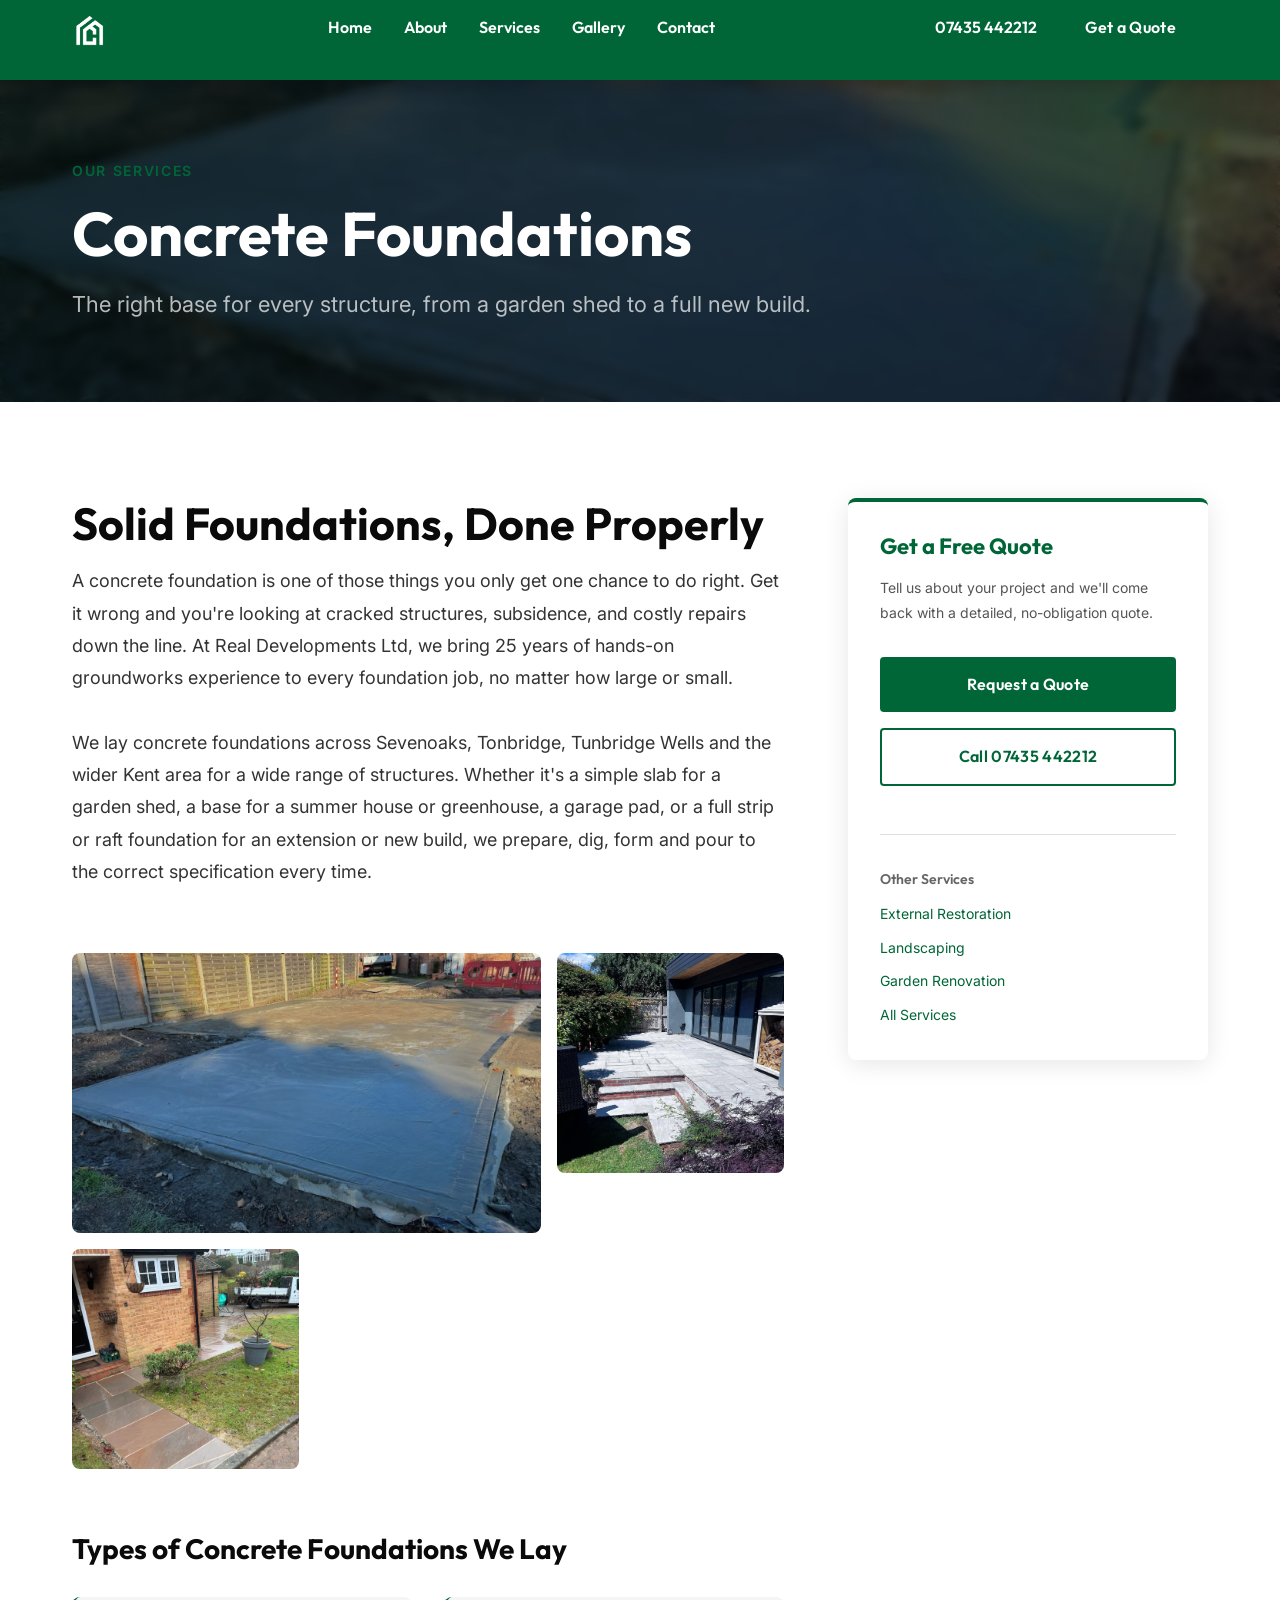
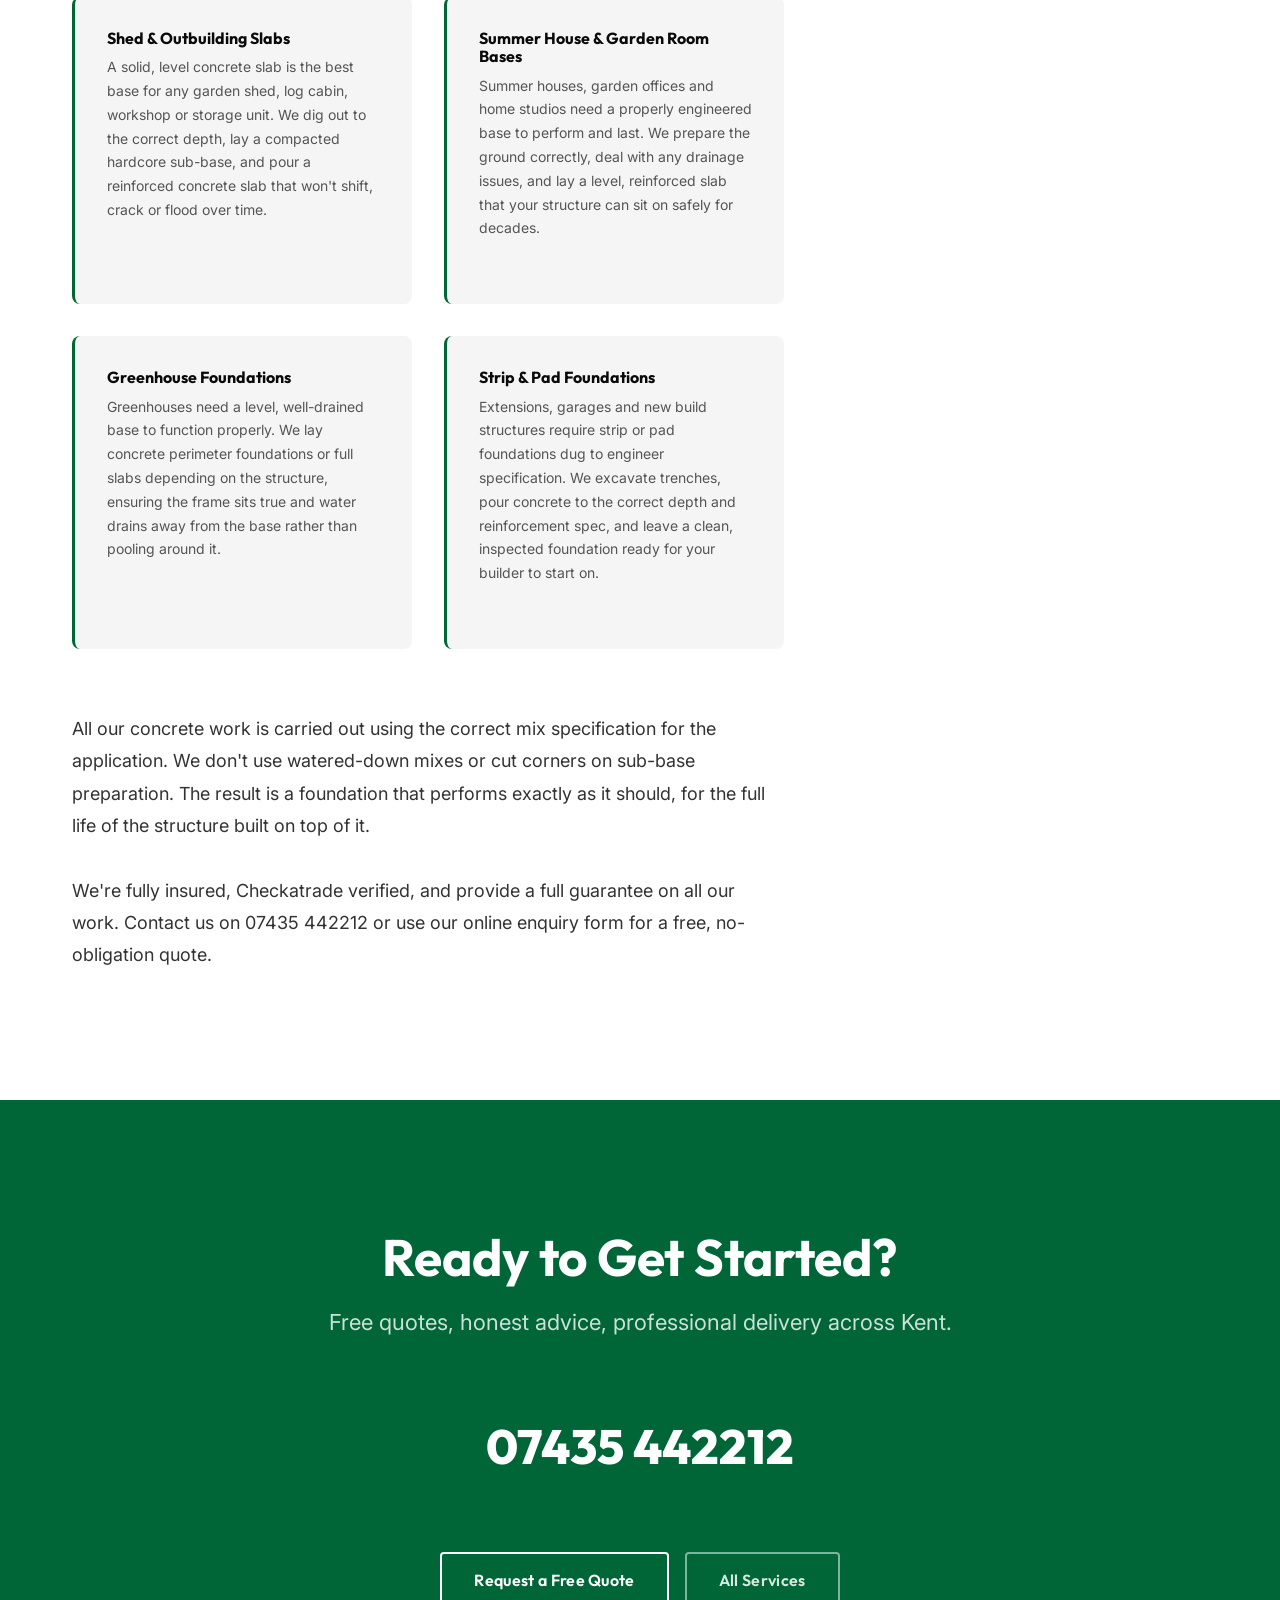
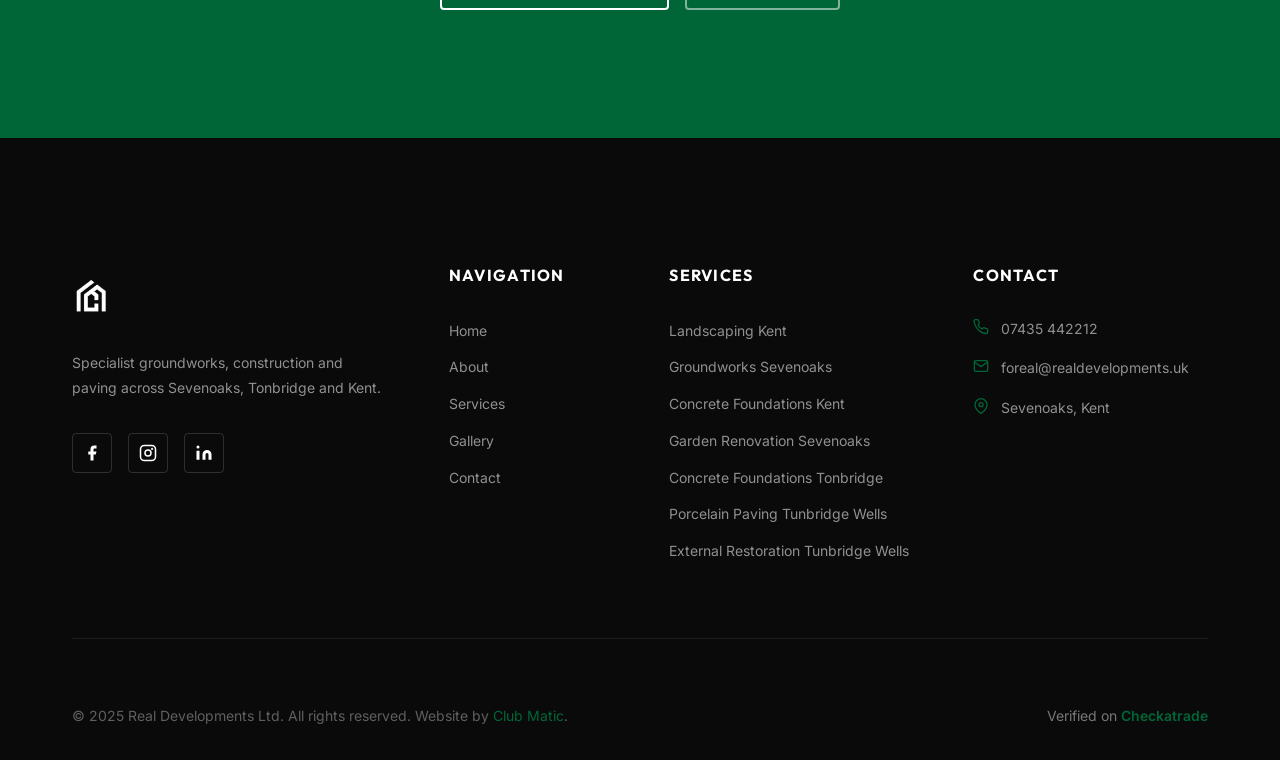
<file: concrete-foundations.html>
﻿<!DOCTYPE html>
<html lang="en">
<head>
  <meta charset="UTF-8">
  <meta name="viewport" content="width=device-width, initial-scale=1.0">
  <!-- Google tag (gtag.js) -->
  <script async src="https://www.googletagmanager.com/gtag/js?id=G-SCVH1C0V96"></script>
  <script>
    window.dataLayer = window.dataLayer || [];
    function gtag(){dataLayer.push(arguments);}
    gtag('js', new Date());
    gtag('config', 'G-SCVH1C0V96');
  </script>
  <title>Concrete Foundations | Real Developments Ltd, Kent</title>
  <meta name="description" content="Expert concrete foundations for sheds, summer houses, greenhouses, extensions and new builds across Kent. Real Developments Ltd, free quotes, fully insured. Call 07435 442212.">
  <link rel="canonical" href="https://www.realdevelopments.uk/concrete-foundations.html">
  <meta property="og:title" content="Concrete Foundations | Real Developments Ltd">
  <meta property="og:description" content="Concrete foundations for sheds, summer houses, greenhouses, extensions and new builds across Sevenoaks, Tonbridge and Kent.">
  <meta property="og:url" content="https://www.realdevelopments.uk/concrete-foundations.html">
  <link rel="icon" type="image/png" sizes="32x32" href="/assets/favicons/favicon-32x32.png">
  <link rel="icon" type="image/png" sizes="16x16" href="/assets/favicons/favicon-16x16.png">
  <link rel="apple-touch-icon" sizes="180x180" href="/assets/favicons/apple-touch-icon.png">
  <link rel="manifest" href="/assets/favicons/site.webmanifest">
  <meta name="theme-color" content="#006637">
  <link rel="stylesheet" href="css/style.css?v=3">
</head>
<body>

  <nav id="nav" class="scrolled" aria-label="Main navigation">
    <div class="container">
      <div class="nav__inner">
        <a href="index.html" class="nav__logo" aria-label="Real Developments Ltd home">
          <img src="assets/images/LOGO-transparent.png" alt="Real Developments Ltd">
        </a>
        <ul class="nav__links" role="list">
          <li><a href="index.html">Home</a></li>
          <li><a href="about.html">About</a></li>
          <li><a href="services.html" class="active">Services</a></li>
          <li><a href="gallery.html">Gallery</a></li>
          <li><a href="contact.html">Contact</a></li>
        </ul>
        <div class="nav__right">
          <a href="tel:+447435442212" class="nav__phone">07435 442212</a>
          <a href="contact.html" class="btn btn--primary">Get a Quote</a>
        </div>
        <button class="nav__burger" id="navBurger" aria-label="Toggle menu" aria-expanded="false">
          <span></span><span></span><span></span>
        </button>
      </div>
    </div>
  </nav>

  <div class="nav__overlay" id="navOverlay"></div>
  <nav class="nav__mobile" id="navMobile" aria-label="Mobile navigation">
    <a href="index.html">Home</a>
    <a href="about.html">About</a>
    <a href="services.html">Services</a>
    <a href="gallery.html">Gallery</a>
    <a href="contact.html">Contact</a>
    <a href="contact.html" class="btn btn--primary mt-md">Get a Free Quote</a>
  </nav>

  <main>
    <header class="page-header" aria-label="Page header" style="position:relative;background-image:url('assets/images/uploads/concrete-foundation-slab.jpg');background-size:cover;background-position:center;">
        <div style="position:absolute;inset:0;background:rgba(0,0,0,0.62);backdrop-filter:blur(4px);z-index:0;"></div>
      <div class="container page-header__content" style="position:relative;z-index:1;">
        <span class="section-label" style="color:var(--green);">Our Services</span>
        <h1>Concrete Foundations</h1>
        <p>The right base for every structure, from a garden shed to a full new build.</p>
      </div>
    </header>

    <section class="section" aria-labelledby="foundations-heading">
      <div class="container">
        <div class="location-content">

          <div class="location-content__body fade-up">
            <h2 id="foundations-heading" class="section-title">Solid Foundations, Done Properly</h2>

            <p>A concrete foundation is one of those things you only get one chance to do right. Get it wrong and you're looking at cracked structures, subsidence, and costly repairs down the line. At Real Developments Ltd, we bring 25 years of hands-on groundworks experience to every foundation job, no matter how large or small.</p>

            <p>We lay concrete foundations across Sevenoaks, Tonbridge, Tunbridge Wells and the wider Kent area for a wide range of structures. Whether it's a simple slab for a garden shed, a base for a summer house or greenhouse, a garage pad, or a full strip or raft foundation for an extension or new build, we prepare, dig, form and pour to the correct specification every time.</p>

            <!-- Photo gallery -->
            <div class="service-detail-gallery">
              <img src="assets/images/uploads/concrete-foundation-slab.jpg" alt="Fresh concrete foundation slab: ready for construction" loading="lazy">
              <img src="assets/images/uploads/paving-grey-stone-patio.jpg" alt="Completed groundworks with finished surface" loading="lazy">
              <img src="assets/images/uploads/paving-sandstone-front-driveway.jpg" alt="Finished concrete base with driveway" loading="lazy">
            </div>

            <h3 class="section-title" style="font-size:var(--text-xl);margin-top:var(--space-lg);margin-bottom:var(--space-md);">Types of Concrete Foundations We Lay</h3>

            <div class="service-types-grid">
              <div class="service-type-card">
                <h4>Shed &amp; Outbuilding Slabs</h4>
                <p>A solid, level concrete slab is the best base for any garden shed, log cabin, workshop or storage unit. We dig out to the correct depth, lay a compacted hardcore sub-base, and pour a reinforced concrete slab that won't shift, crack or flood over time.</p>
              </div>
              <div class="service-type-card">
                <h4>Summer House &amp; Garden Room Bases</h4>
                <p>Summer houses, garden offices and home studios need a properly engineered base to perform and last. We prepare the ground correctly, deal with any drainage issues, and lay a level, reinforced slab that your structure can sit on safely for decades.</p>
              </div>
              <div class="service-type-card">
                <h4>Greenhouse Foundations</h4>
                <p>Greenhouses need a level, well-drained base to function properly. We lay concrete perimeter foundations or full slabs depending on the structure, ensuring the frame sits true and water drains away from the base rather than pooling around it.</p>
              </div>
              <div class="service-type-card">
                <h4>Strip &amp; Pad Foundations</h4>
                <p>Extensions, garages and new build structures require strip or pad foundations dug to engineer specification. We excavate trenches, pour concrete to the correct depth and reinforcement spec, and leave a clean, inspected foundation ready for your builder to start on.</p>
              </div>
            </div>

            <p style="margin-top:var(--space-lg);">All our concrete work is carried out using the correct mix specification for the application. We don't use watered-down mixes or cut corners on sub-base preparation. The result is a foundation that performs exactly as it should, for the full life of the structure built on top of it.</p>

            <p>We're fully insured, Checkatrade verified, and provide a full guarantee on all our work. Contact us on <a href="tel:+447435442212">07435 442212</a> or use our <a href="contact.html">online enquiry form</a> for a free, no-obligation quote.</p>
          </div>

          <aside class="location-content__sidebar fade-up stagger-2">
            <div class="location-sidebar-card">
              <h3>Get a Free Quote</h3>
              <p style="font-size:var(--text-sm);color:#555;margin-bottom:var(--space-md);">Tell us about your project and we'll come back with a detailed, no-obligation quote.</p>
              <a href="contact.html" class="btn btn--primary">Request a Quote</a>
              <a href="tel:+447435442212" class="btn btn--outline-green">Call 07435 442212</a>
              <div style="margin-top:var(--space-md);padding-top:var(--space-md);border-top:1px solid #E0E0E0;">
                <p style="font-size:var(--text-sm);color:#666;margin-bottom:0.5rem;font-weight:600;font-family:'Outfit',sans-serif;">Other Services</p>
                <ul style="padding:0;">
                  <li style="margin-bottom:0.4rem;"><a href="external-restoration.html" style="font-size:var(--text-sm);color:var(--green);">External Restoration</a></li>
                  <li style="margin-bottom:0.4rem;"><a href="landscaping.html" style="font-size:var(--text-sm);color:var(--green);">Landscaping</a></li>
                  <li style="margin-bottom:0.4rem;"><a href="garden-renovation.html" style="font-size:var(--text-sm);color:var(--green);">Garden Renovation</a></li>
                  <li><a href="services.html" style="font-size:var(--text-sm);color:var(--green);">All Services</a></li>
                </ul>
              </div>
            </div>
          </aside>

        </div>
      </div>
    </section>

    <section class="section--green impact-cta" aria-label="Call to action">
      <div class="container">
        <h2 class="fade-up">Ready to Get Started?</h2>
        <p class="fade-up stagger-1">Free quotes, honest advice, professional delivery across Kent.</p>
        <a href="tel:+447435442212" class="impact-cta__phone fade-up stagger-2">07435 442212</a>
        <div class="impact-cta__actions fade-up stagger-3">
          <a href="contact.html" class="btn btn--outline">Request a Free Quote</a>
          <a href="services.html" class="btn btn--outline" style="border-color:rgba(255,255,255,0.5);color:rgba(255,255,255,0.85);">All Services</a>
        </div>
      </div>
    </section>
  </main>

  <footer class="footer" aria-label="Site footer">
    <div class="container">
      <div class="footer__grid">
        <div class="footer__brand">
          <img src="assets/images/LOGO-transparent.png" alt="Real Developments Ltd">
          <p>Specialist groundworks, construction and paving across Sevenoaks, Tonbridge and Kent.</p>
          <div class="footer__social">
            <a href="https://facebook.com/Ryan777g" target="_blank" rel="noopener noreferrer" aria-label="Facebook"><svg viewBox="0 0 24 24" fill="currentColor" aria-hidden="true"><path d="M18 2h-3a5 5 0 0 0-5 5v3H7v4h3v8h4v-8h3l1-4h-4V7a1 1 0 0 1 1-1h3z"/></svg></a>
            <a href="https://instagram.com/realdevelopmentsltd" target="_blank" rel="noopener noreferrer" aria-label="Instagram"><svg viewBox="0 0 24 24" fill="none" stroke="currentColor" stroke-width="2" aria-hidden="true"><rect x="2" y="2" width="20" height="20" rx="5"/><circle cx="12" cy="12" r="4"/><circle cx="17.5" cy="6.5" r="0.5" fill="currentColor"/></svg></a>
            <a href="https://www.linkedin.com/in/ryan-cunningham-988664400" target="_blank" rel="noopener noreferrer" aria-label="LinkedIn"><svg viewBox="0 0 24 24" fill="currentColor" aria-hidden="true"><path d="M16 8a6 6 0 0 1 6 6v7h-4v-7a2 2 0 0 0-2-2 2 2 0 0 0-2 2v7h-4v-7a6 6 0 0 1 6-6z"/><rect x="2" y="9" width="4" height="12"/><circle cx="4" cy="4" r="2"/></svg></a>
          </div>
        </div>
        <div class="footer__col">
          <h4>Navigation</h4>
          <ul>
            <li><a href="index.html">Home</a></li>
            <li><a href="about.html">About</a></li>
            <li><a href="services.html">Services</a></li>
            <li><a href="gallery.html">Gallery</a></li>
            <li><a href="contact.html">Contact</a></li>
          </ul>
        </div>
        <div class="footer__col">
          <h4>Services</h4>
          <ul>
            <li><a href="landscaping.html">Landscaping Kent</a></li>
            <li><a href="groundworks-sevenoaks.html">Groundworks Sevenoaks</a></li>
            <li><a href="concrete-foundations.html">Concrete Foundations Kent</a></li>
            <li><a href="garden-renovation.html">Garden Renovation Sevenoaks</a></li>
            <li><a href="concrete-foundations-tonbridge.html">Concrete Foundations Tonbridge</a></li>
            <li><a href="porcelain-paving-tunbridge-wells.html">Porcelain Paving Tunbridge Wells</a></li>
            <li><a href="external-restoration.html">External Restoration Tunbridge Wells</a></li>
          </ul>
        </div>
        <div class="footer__col">
          <h4>Contact</h4>
          <div class="footer__contact-item"><svg width="16" height="16" viewBox="0 0 24 24" fill="none" stroke="currentColor" stroke-width="2" aria-hidden="true"><path d="M22 16.92v3a2 2 0 0 1-2.18 2 19.79 19.79 0 0 1-8.63-3.07A19.5 19.5 0 0 1 4.69 12 19.79 19.79 0 0 1 1.56 3.36 2 2 0 0 1 3.53 1H6.5a2 2 0 0 1 2 1.72 12.84 12.84 0 0 0 .7 2.81 2 2 0 0 1-.45 2.11L7.5 9a16 16 0 0 0 6 6l1.27-1.27a2 2 0 0 1 2.11-.45 12.84 12.84 0 0 0 2.81.7A2 2 0 0 1 21.73 16a2 2 0 0 0 .27.92z"/></svg><a href="tel:+447435442212">07435 442212</a></div>
          <div class="footer__contact-item"><svg width="16" height="16" viewBox="0 0 24 24" fill="none" stroke="currentColor" stroke-width="2" aria-hidden="true"><path d="M4 4h16c1.1 0 2 .9 2 2v12c0 1.1-.9 2-2 2H4c-1.1 0-2-.9-2-2V6c0-1.1.9-2 2-2z"/><polyline points="22,6 12,13 2,6"/></svg><a href="mailto:foreal@realdevelopments.uk">foreal@realdevelopments.uk</a></div>
          <div class="footer__contact-item"><svg width="16" height="16" viewBox="0 0 24 24" fill="none" stroke="currentColor" stroke-width="2" aria-hidden="true"><path d="M21 10c0 7-9 13-9 13s-9-6-9-13a9 9 0 0 1 18 0z"/><circle cx="12" cy="10" r="3"/></svg><span>Sevenoaks, Kent</span></div>
        </div>
      </div>
      <div class="footer__bottom">
        <p class="footer__copy">&copy; 2025 Real Developments Ltd. All rights reserved. Website by <a href="https://clubmaticuk.com" target="_blank" rel="noopener noreferrer">Club Matic</a>.</p>
        <p class="footer__checkatrade">Verified on <a href="https://www.checkatrade.com/trades/realdevelopments" target="_blank" rel="noopener noreferrer">Checkatrade</a></p>
      </div>
    </div>
  </footer>

  <script src="js/main.js"></script>
</body>
</html>
</file>
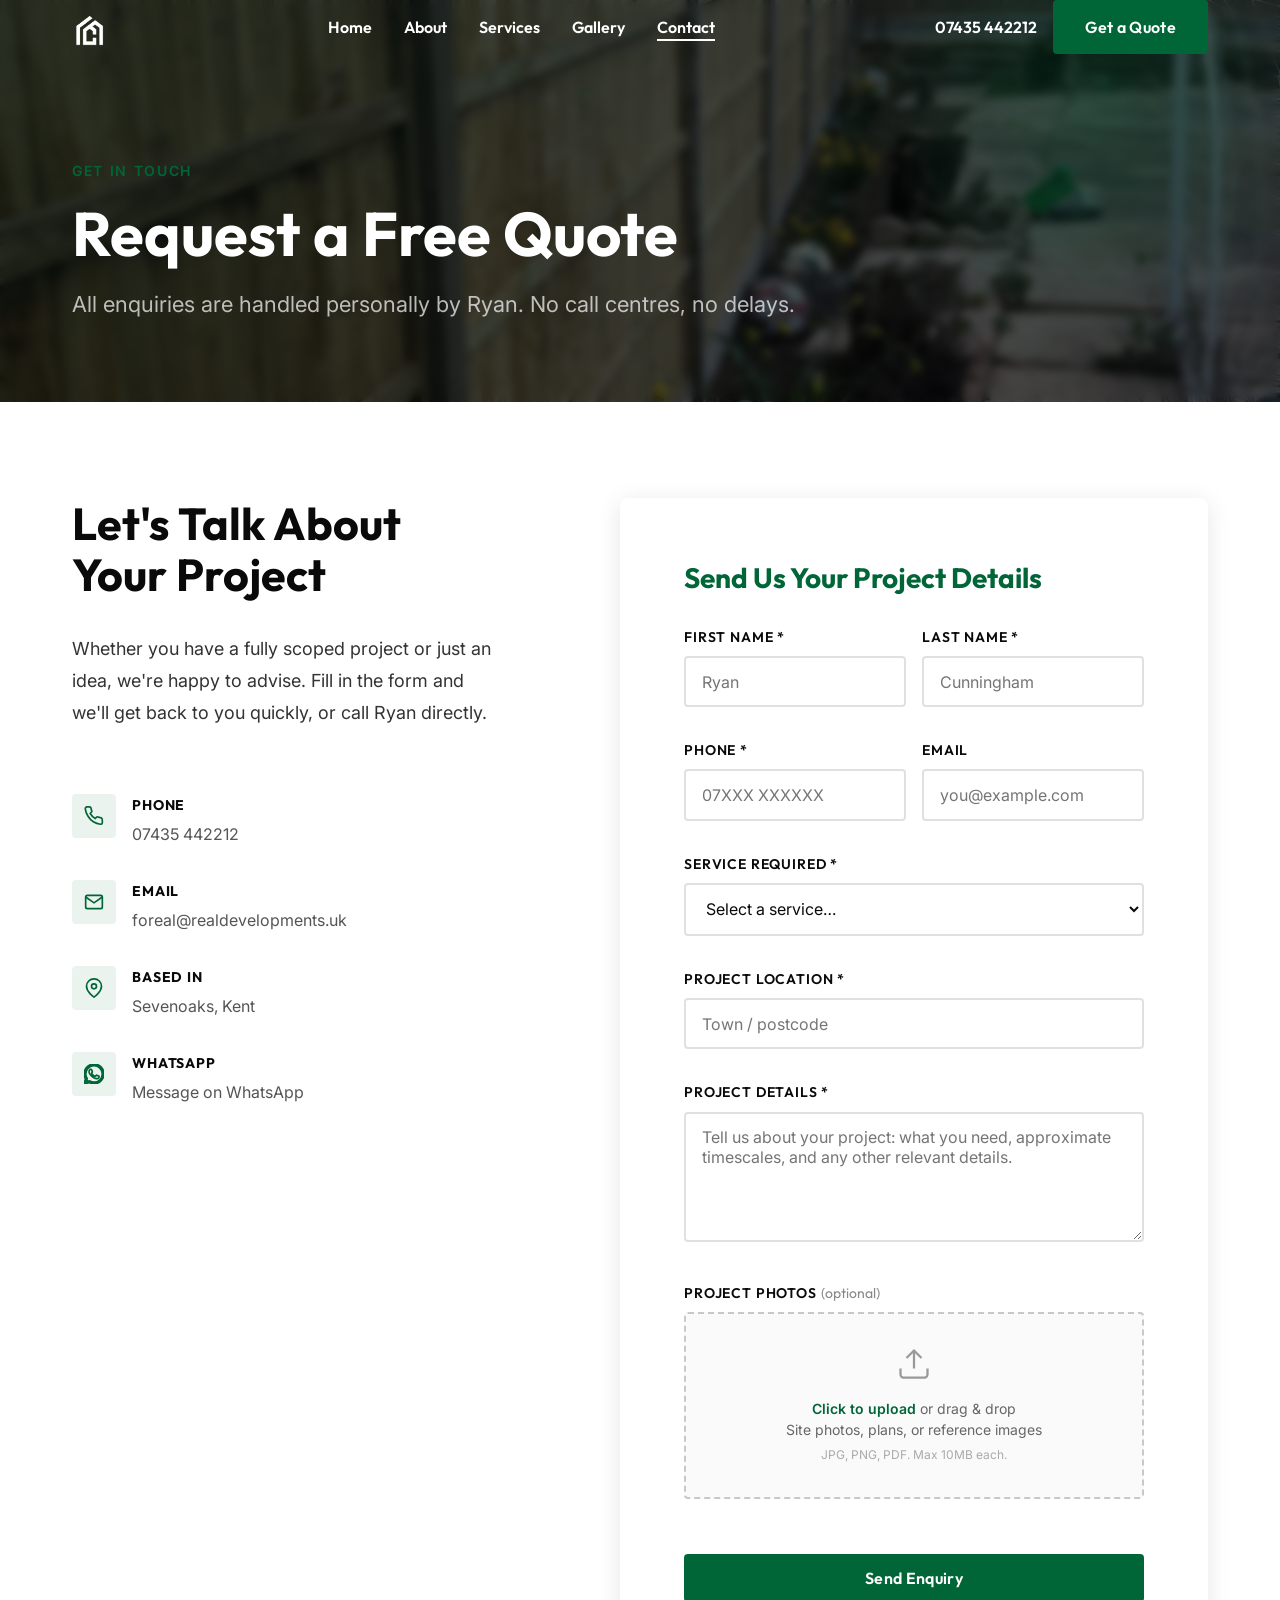
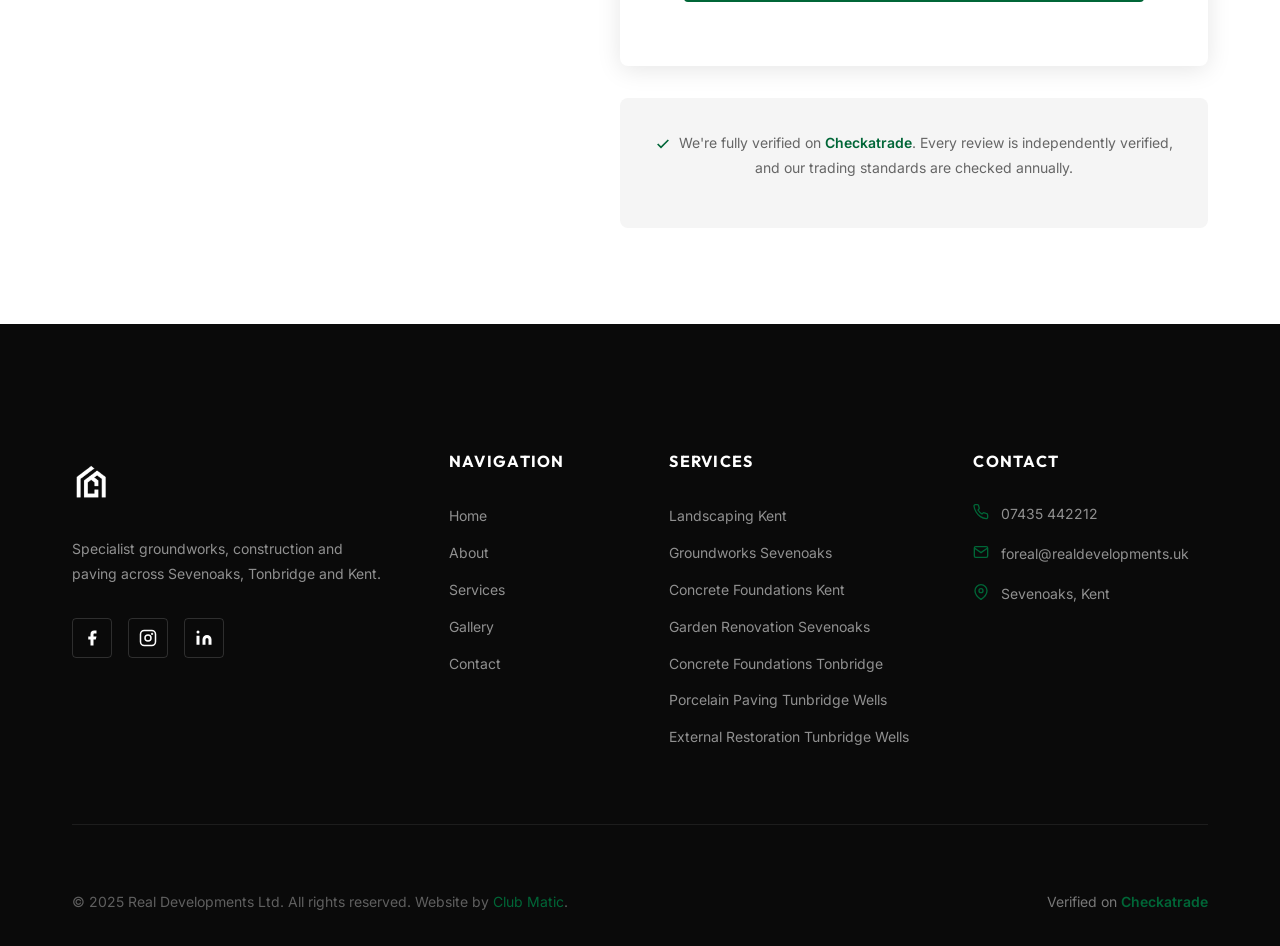
<file: contact.html>
﻿<!DOCTYPE html>
<html lang="en">
<head>
  <meta charset="UTF-8">
  <meta name="viewport" content="width=device-width, initial-scale=1.0">
  <!-- Google tag (gtag.js) -->
  <script async src="https://www.googletagmanager.com/gtag/js?id=G-SCVH1C0V96"></script>
  <script>
    window.dataLayer = window.dataLayer || [];
    function gtag(){dataLayer.push(arguments);}
    gtag('js', new Date());
    gtag('config', 'G-SCVH1C0V96');
  </script>
  <title>Contact | Real Developments Ltd, Get a Free Quote</title>
  <meta name="description" content="Contact Real Developments Ltd for a free, no-obligation quote on groundworks, foundations, paving and construction in Sevenoaks, Tonbridge and Kent. Call 07435 442212.">
  <link rel="canonical" href="https://www.realdevelopments.uk/contact.html">
  <meta property="og:title" content="Contact Real Developments Ltd | Free Quote">
  <meta property="og:description" content="Request a free quote for groundworks and construction in Sevenoaks, Tonbridge and Kent. Call 07435 442212.">
  <meta property="og:url" content="https://www.realdevelopments.uk/contact.html">
  <link rel="icon" type="image/png" sizes="32x32" href="/assets/favicons/favicon-32x32.png">
  <link rel="icon" type="image/png" sizes="16x16" href="/assets/favicons/favicon-16x16.png">
  <link rel="apple-touch-icon" sizes="180x180" href="/assets/favicons/apple-touch-icon.png">
  <link rel="manifest" href="/assets/favicons/site.webmanifest">
  <meta name="theme-color" content="#006637">
  <link rel="stylesheet" href="css/style.css?v=3">
</head>
<body>

  <nav id="nav" class="scrolled" aria-label="Main navigation">
    <div class="container">
      <div class="nav__inner">
        <a href="index.html" class="nav__logo" aria-label="Real Developments Ltd home">
          <img src="assets/images/LOGO-transparent.png" alt="Real Developments Ltd">
        </a>
        <ul class="nav__links" role="list">
          <li><a href="index.html">Home</a></li>
          <li><a href="about.html">About</a></li>
          <li><a href="services.html">Services</a></li>
          <li><a href="gallery.html">Gallery</a></li>
          <li><a href="contact.html" class="active">Contact</a></li>
        </ul>
        <div class="nav__right">
          <a href="tel:+447435442212" class="nav__phone">07435 442212</a>
          <a href="contact.html" class="btn btn--primary">Get a Quote</a>
        </div>
        <button class="nav__burger" id="navBurger" aria-label="Toggle menu" aria-expanded="false">
          <span></span><span></span><span></span>
        </button>
      </div>
    </div>
  </nav>

  <div class="nav__overlay" id="navOverlay"></div>
  <nav class="nav__mobile" id="navMobile" aria-label="Mobile navigation">
    <a href="index.html">Home</a>
    <a href="about.html">About</a>
    <a href="services.html">Services</a>
    <a href="gallery.html">Gallery</a>
    <a href="contact.html">Contact</a>
    <a href="contact.html" class="btn btn--primary mt-md">Get a Free Quote</a>
  </nav>

  <main>
    <header class="page-header" aria-label="Page header" style="position:relative;background-image:url('assets/images/uploads/fencing-panel-garden.jpg');background-size:cover;background-position:center;">
        <div style="position:absolute;inset:0;background:rgba(0,0,0,0.62);backdrop-filter:blur(4px);z-index:0;"></div>
      <div class="container page-header__content" style="position:relative;z-index:1;">
        <span class="section-label" style="color:var(--green);">Get in Touch</span>
        <h1 data-cms="contact.pageH1">Request a Free Quote</h1>
        <p data-cms="contact.pageSubheading">All enquiries are handled personally by Ryan. No call centres, no delays.</p>
      </div>
    </header>

    <section class="section" aria-labelledby="contact-heading">
      <div class="container">
        <div class="contact-grid">

          <!-- Contact information -->
          <div class="contact-info fade-up">
            <h2 id="contact-heading" class="section-title" data-cms="contact.heading">Let's Talk About Your Project</h2>
            <p data-cms="contact.introText">Whether you have a fully scoped project or just an idea, we're happy to advise. Fill in the form and we'll get back to you quickly, or call Ryan directly.</p>

            <div class="contact-detail">
              <div class="contact-detail__icon">
                <svg width="20" height="20" viewBox="0 0 24 24" fill="none" stroke="currentColor" stroke-width="2" aria-hidden="true"><path d="M22 16.92v3a2 2 0 0 1-2.18 2 19.79 19.79 0 0 1-8.63-3.07A19.5 19.5 0 0 1 4.69 12 19.79 19.79 0 0 1 1.56 3.36 2 2 0 0 1 3.53 1H6.5a2 2 0 0 1 2 1.72 12.84 12.84 0 0 0 .7 2.81 2 2 0 0 1-.45 2.11L7.5 9a16 16 0 0 0 6 6l1.27-1.27a2 2 0 0 1 2.11-.45 12.84 12.84 0 0 0 2.81.7A2 2 0 0 1 21.73 16a2 2 0 0 0 .27.92z"/></svg>
              </div>
              <div class="contact-detail__text">
                <strong>Phone</strong>
                <a href="tel:+447435442212" data-cms="global.phone">07435 442212</a>
              </div>
            </div>

            <div class="contact-detail">
              <div class="contact-detail__icon">
                <svg width="20" height="20" viewBox="0 0 24 24" fill="none" stroke="currentColor" stroke-width="2" aria-hidden="true"><path d="M4 4h16c1.1 0 2 .9 2 2v12c0 1.1-.9 2-2 2H4c-1.1 0-2-.9-2-2V6c0-1.1.9-2 2-2z"/><polyline points="22,6 12,13 2,6"/></svg>
              </div>
              <div class="contact-detail__text">
                <strong>Email</strong>
                <a href="mailto:foreal@realdevelopments.uk" data-cms="global.email">foreal@realdevelopments.uk</a>
              </div>
            </div>

            <div class="contact-detail">
              <div class="contact-detail__icon">
                <svg width="20" height="20" viewBox="0 0 24 24" fill="none" stroke="currentColor" stroke-width="2" aria-hidden="true"><path d="M21 10c0 7-9 13-9 13s-9-6-9-13a9 9 0 0 1 18 0z"/><circle cx="12" cy="10" r="3"/></svg>
              </div>
              <div class="contact-detail__text">
                <strong>Based In</strong>
                <span>Sevenoaks, Kent</span>
              </div>
            </div>

            <div class="contact-detail">
              <div class="contact-detail__icon">
                <svg width="20" height="20" viewBox="0 0 24 24" fill="none" stroke="currentColor" stroke-width="2" aria-hidden="true"><path d="M17.472 14.382c-.297-.149-1.758-.867-2.03-.967-.273-.099-.471-.148-.67.15-.197.297-.767.966-.94 1.164-.173.199-.347.223-.644.075-.297-.15-1.255-.463-2.39-1.475-.883-.788-1.48-1.761-1.653-2.059-.173-.297-.018-.458.13-.606.134-.133.298-.347.446-.52.149-.174.198-.298.298-.497.099-.198.05-.371-.025-.52-.075-.149-.669-1.612-.916-2.207-.242-.579-.487-.5-.669-.51-.173-.008-.371-.01-.57-.01-.198 0-.52.074-.792.372-.272.297-1.04 1.016-1.04 2.479 0 1.462 1.065 2.875 1.213 3.074.149.198 2.096 3.2 5.077 4.487.709.306 1.262.489 1.694.625.712.227 1.36.195 1.871.118.571-.085 1.758-.719 2.006-1.413.248-.694.248-1.289.173-1.413-.074-.124-.272-.198-.57-.347m-5.421 7.403h-.004a9.87 9.87 0 0 1-5.031-1.378l-.361-.214-3.741.982.998-3.648-.235-.374a9.86 9.86 0 0 1-1.51-5.26c.001-5.45 4.436-9.884 9.888-9.884 2.64 0 5.122 1.03 6.988 2.898a9.825 9.825 0 0 1 2.893 6.994c-.003 5.45-4.437 9.884-9.885 9.884m8.413-18.297A11.815 11.815 0 0 0 12.05 0C5.495 0 .16 5.335.157 11.892c0 2.096.547 4.142 1.588 5.945L.057 24l6.305-1.654a11.882 11.882 0 0 0 5.683 1.448h.005c6.554 0 11.89-5.335 11.893-11.893A11.821 11.821 0 0 0 20.464 3.488"/></svg>
              </div>
              <div class="contact-detail__text">
                <strong>WhatsApp</strong>
                <a href="https://wa.me/447435442212" target="_blank" rel="noopener noreferrer">Message on WhatsApp</a>
              </div>
            </div>
          </div>

          <!-- Enquiry form -->
          <div class="fade-up stagger-2">
            <div class="enquiry-form">
              <h3>Send Us Your Project Details</h3>

              <div class="form-success" id="formSuccess">
                <svg width="32" height="32" viewBox="0 0 24 24" fill="none" stroke="currentColor" stroke-width="2" style="margin:0 auto var(--space-sm);display:block;color:var(--green);" aria-hidden="true"><polyline points="20 6 9 17 4 12"></polyline></svg>
                Thank you. We've received your enquiry and will be in touch shortly.
              </div>

              <form id="enquiryForm" novalidate aria-label="Enquiry form">
                <div class="form-row">
                  <div class="form-group">
                    <label for="firstName">First Name <span aria-hidden="true">*</span></label>
                    <input type="text" id="firstName" name="firstName" required autocomplete="given-name" placeholder="Ryan">
                    <span class="form-error" role="alert"></span>
                  </div>
                  <div class="form-group">
                    <label for="lastName">Last Name <span aria-hidden="true">*</span></label>
                    <input type="text" id="lastName" name="lastName" required autocomplete="family-name" placeholder="Cunningham">
                    <span class="form-error" role="alert"></span>
                  </div>
                </div>

                <div class="form-row">
                  <div class="form-group">
                    <label for="phone">Phone <span aria-hidden="true">*</span></label>
                    <input type="tel" id="phone" name="phone" required autocomplete="tel" placeholder="07XXX XXXXXX">
                    <span class="form-error" role="alert"></span>
                  </div>
                  <div class="form-group">
                    <label for="email">Email</label>
                    <input type="email" id="email" name="email" autocomplete="email" placeholder="you@example.com">
                    <span class="form-error" role="alert"></span>
                  </div>
                </div>

                <div class="form-group">
                  <label for="service">Service Required <span aria-hidden="true">*</span></label>
                  <select id="service" name="service" required>
                    <option value="">Select a service…</option>
                    <option>Foundation Excavation &amp; Concrete Pouring</option>
                    <option>Groundworks &amp; Enabling Works</option>
                    <option>Drainage Design &amp; Installation</option>
                    <option>Retaining Walls</option>
                    <option>Porcelain Paving &amp; Patios</option>
                    <option>Block Paving &amp; Driveways</option>
                    <option>Landscaping &amp; External Works</option>
                    <option>General Building &amp; Extensions</option>
                    <option>Site Clearance &amp; Preparation</option>
                    <option>Not sure, need advice</option>
                  </select>
                  <span class="form-error" role="alert"></span>
                </div>

                <div class="form-group">
                  <label for="location">Project Location <span aria-hidden="true">*</span></label>
                  <input type="text" id="location" name="location" required placeholder="Town / postcode">
                  <span class="form-error" role="alert"></span>
                </div>

                <div class="form-group">
                  <label for="message">Project Details <span aria-hidden="true">*</span></label>
                  <textarea id="message" name="message" required placeholder="Tell us about your project: what you need, approximate timescales, and any other relevant details."></textarea>
                  <span class="form-error" role="alert"></span>
                </div>

                <div class="form-group form-group--file">
                  <label for="projectImages">Project Photos <span style="font-weight:400;text-transform:none;letter-spacing:0;color:#888;">(optional)</span></label>
                  <div class="file-upload-area" id="fileUploadArea">
                    <input type="file" id="projectImages" name="projectImages" accept="image/*" multiple aria-label="Upload project photos">
                    <svg class="file-upload-area__icon" viewBox="0 0 24 24" fill="none" stroke="currentColor" stroke-width="1.5" aria-hidden="true"><path d="M21 15v4a2 2 0 0 1-2 2H5a2 2 0 0 1-2-2v-4"/><polyline points="17 8 12 3 7 8"/><line x1="12" y1="3" x2="12" y2="15"/></svg>
                    <p><strong>Click to upload</strong> or drag &amp; drop<br>Site photos, plans, or reference images</p>
                    <span class="file-upload-area__note">JPG, PNG, PDF. Max 10MB each.</span>
                  </div>
                  <div class="file-upload-names" id="fileUploadNames" aria-live="polite"></div>
                </div>

                <!-- Honeypot — hidden from real users, catches bots -->
                <div style="display:none !important;position:absolute;left:-9999px;" aria-hidden="true">
                  <label for="hp_website">Website</label>
                  <input type="text" id="hp_website" name="hp_website" tabindex="-1" autocomplete="off">
                </div>

                <button type="submit" class="btn btn--primary" style="width:100%;justify-content:center;">Send Enquiry</button>
              </form>
            </div>

            <!-- Checkatrade reassurance (Contact page requirement) -->
            <div class="contact-checkatrade">
              <p>
                <svg width="16" height="16" viewBox="0 0 24 24" fill="none" stroke="currentColor" stroke-width="2.5" style="display:inline;vertical-align:middle;margin-right:4px;color:var(--green);" aria-hidden="true"><polyline points="20 6 9 17 4 12"></polyline></svg>
                We're fully verified on <a href="https://www.checkatrade.com/trades/realdevelopments" target="_blank" rel="noopener noreferrer">Checkatrade</a>. Every review is independently verified, and our trading standards are checked annually.
              </p>
            </div>
          </div>

        </div>
      </div>
    </section>
  </main>

  <footer class="footer" aria-label="Site footer">
    <div class="container">
      <div class="footer__grid">
        <div class="footer__brand">
          <img src="assets/images/LOGO-transparent.png" alt="Real Developments Ltd">
          <p>Specialist groundworks, construction and paving across Sevenoaks, Tonbridge and Kent.</p>
          <div class="footer__social">
            <a href="https://facebook.com/Ryan777g" target="_blank" rel="noopener noreferrer" aria-label="Facebook"><svg viewBox="0 0 24 24" fill="currentColor" aria-hidden="true"><path d="M18 2h-3a5 5 0 0 0-5 5v3H7v4h3v8h4v-8h3l1-4h-4V7a1 1 0 0 1 1-1h3z"/></svg></a>
            <a href="https://instagram.com/realdevelopmentsltd" target="_blank" rel="noopener noreferrer" aria-label="Instagram"><svg viewBox="0 0 24 24" fill="none" stroke="currentColor" stroke-width="2" aria-hidden="true"><rect x="2" y="2" width="20" height="20" rx="5"/><circle cx="12" cy="12" r="4"/><circle cx="17.5" cy="6.5" r="0.5" fill="currentColor"/></svg></a>
            <a href="https://www.linkedin.com/in/ryan-cunningham-988664400" target="_blank" rel="noopener noreferrer" aria-label="LinkedIn"><svg viewBox="0 0 24 24" fill="currentColor" aria-hidden="true"><path d="M16 8a6 6 0 0 1 6 6v7h-4v-7a2 2 0 0 0-2-2 2 2 0 0 0-2 2v7h-4v-7a6 6 0 0 1 6-6z"/><rect x="2" y="9" width="4" height="12"/><circle cx="4" cy="4" r="2"/></svg></a>
          </div>
        </div>
        <div class="footer__col">
          <h4>Navigation</h4>
          <ul>
            <li><a href="index.html">Home</a></li>
            <li><a href="about.html">About</a></li>
            <li><a href="services.html">Services</a></li>
            <li><a href="gallery.html">Gallery</a></li>
            <li><a href="contact.html">Contact</a></li>
          </ul>
        </div>
        <div class="footer__col">
          <h4>Services</h4>
          <ul>
            <li><a href="landscaping.html">Landscaping Kent</a></li>
            <li><a href="groundworks-sevenoaks.html">Groundworks Sevenoaks</a></li>
            <li><a href="concrete-foundations.html">Concrete Foundations Kent</a></li>
            <li><a href="garden-renovation.html">Garden Renovation Sevenoaks</a></li>
            <li><a href="concrete-foundations-tonbridge.html">Concrete Foundations Tonbridge</a></li>
            <li><a href="porcelain-paving-tunbridge-wells.html">Porcelain Paving Tunbridge Wells</a></li>
            <li><a href="external-restoration.html">External Restoration Tunbridge Wells</a></li>
          </ul>
        </div>
        <div class="footer__col">
          <h4>Contact</h4>
          <div class="footer__contact-item"><svg width="16" height="16" viewBox="0 0 24 24" fill="none" stroke="currentColor" stroke-width="2" aria-hidden="true"><path d="M22 16.92v3a2 2 0 0 1-2.18 2 19.79 19.79 0 0 1-8.63-3.07A19.5 19.5 0 0 1 4.69 12 19.79 19.79 0 0 1 1.56 3.36 2 2 0 0 1 3.53 1H6.5a2 2 0 0 1 2 1.72 12.84 12.84 0 0 0 .7 2.81 2 2 0 0 1-.45 2.11L7.5 9a16 16 0 0 0 6 6l1.27-1.27a2 2 0 0 1 2.11-.45 12.84 12.84 0 0 0 2.81.7A2 2 0 0 1 21.73 16a2 2 0 0 0 .27.92z"/></svg><a href="tel:+447435442212">07435 442212</a></div>
          <div class="footer__contact-item"><svg width="16" height="16" viewBox="0 0 24 24" fill="none" stroke="currentColor" stroke-width="2" aria-hidden="true"><path d="M4 4h16c1.1 0 2 .9 2 2v12c0 1.1-.9 2-2 2H4c-1.1 0-2-.9-2-2V6c0-1.1.9-2 2-2z"/><polyline points="22,6 12,13 2,6"/></svg><a href="mailto:foreal@realdevelopments.uk">foreal@realdevelopments.uk</a></div>
          <div class="footer__contact-item"><svg width="16" height="16" viewBox="0 0 24 24" fill="none" stroke="currentColor" stroke-width="2" aria-hidden="true"><path d="M21 10c0 7-9 13-9 13s-9-6-9-13a9 9 0 0 1 18 0z"/><circle cx="12" cy="10" r="3"/></svg><span>Sevenoaks, Kent</span></div>
        </div>
      </div>
      <div class="footer__bottom">
        <p class="footer__copy">&copy; 2025 Real Developments Ltd. All rights reserved. Website by <a href="https://clubmaticuk.com" target="_blank" rel="noopener noreferrer">Club Matic</a>.</p>
        <p class="footer__checkatrade">Verified on <a href="https://www.checkatrade.com/trades/realdevelopments" target="_blank" rel="noopener noreferrer">Checkatrade</a></p>
      </div>
    </div>
  </footer>

  <script src="js/main.js"></script>
</body>
</html>
</file>
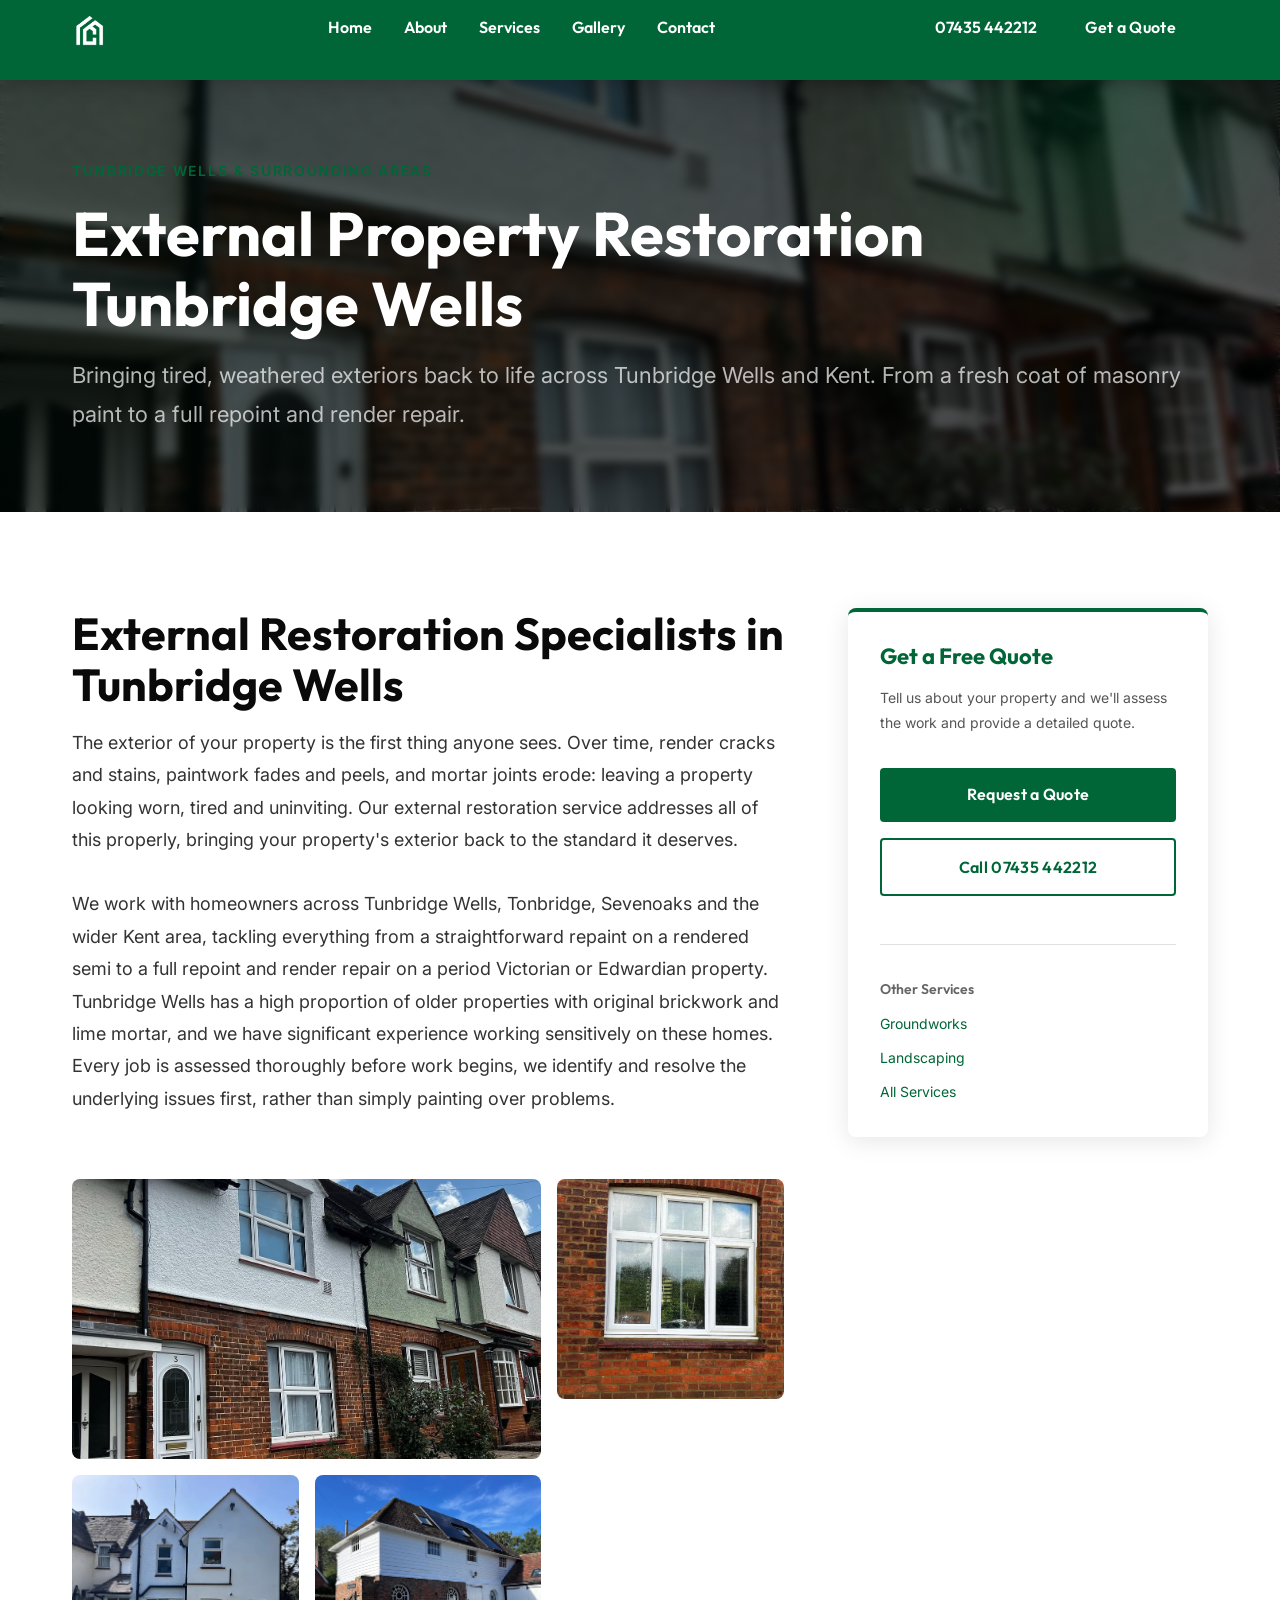
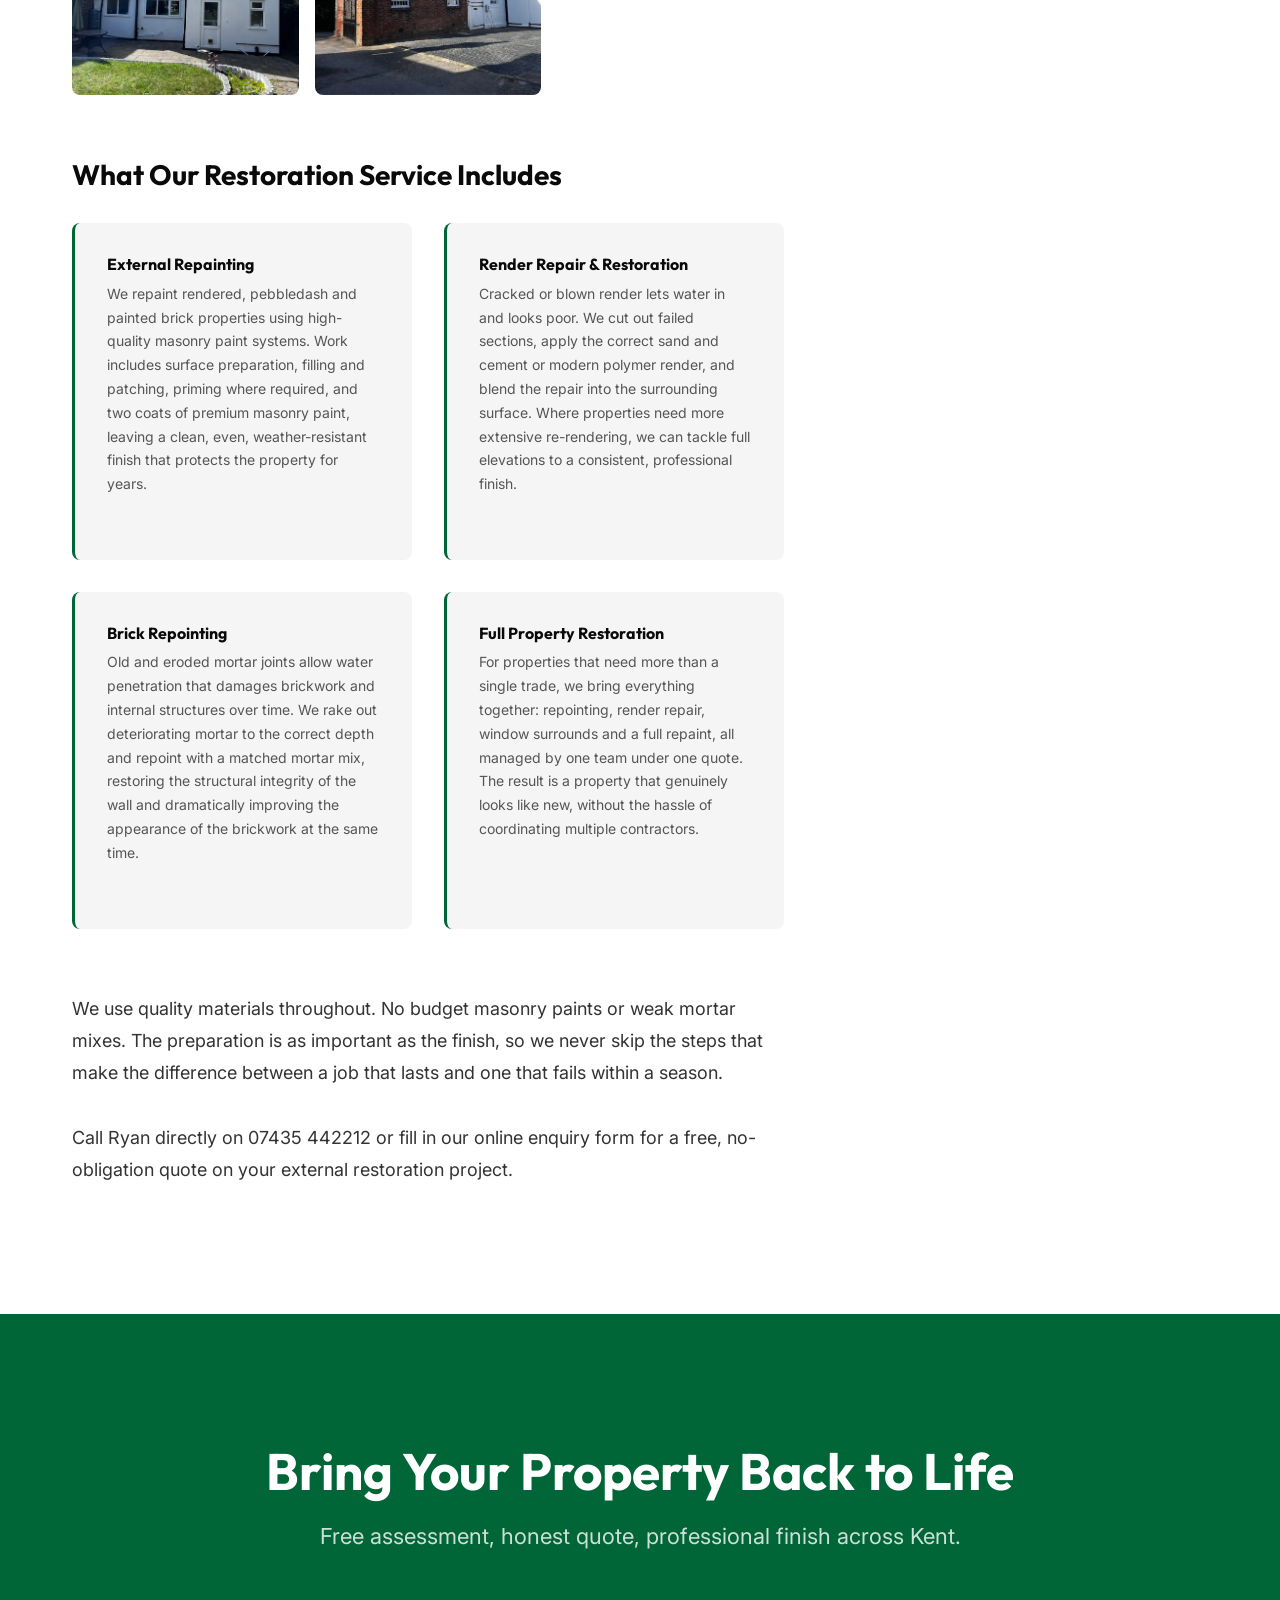
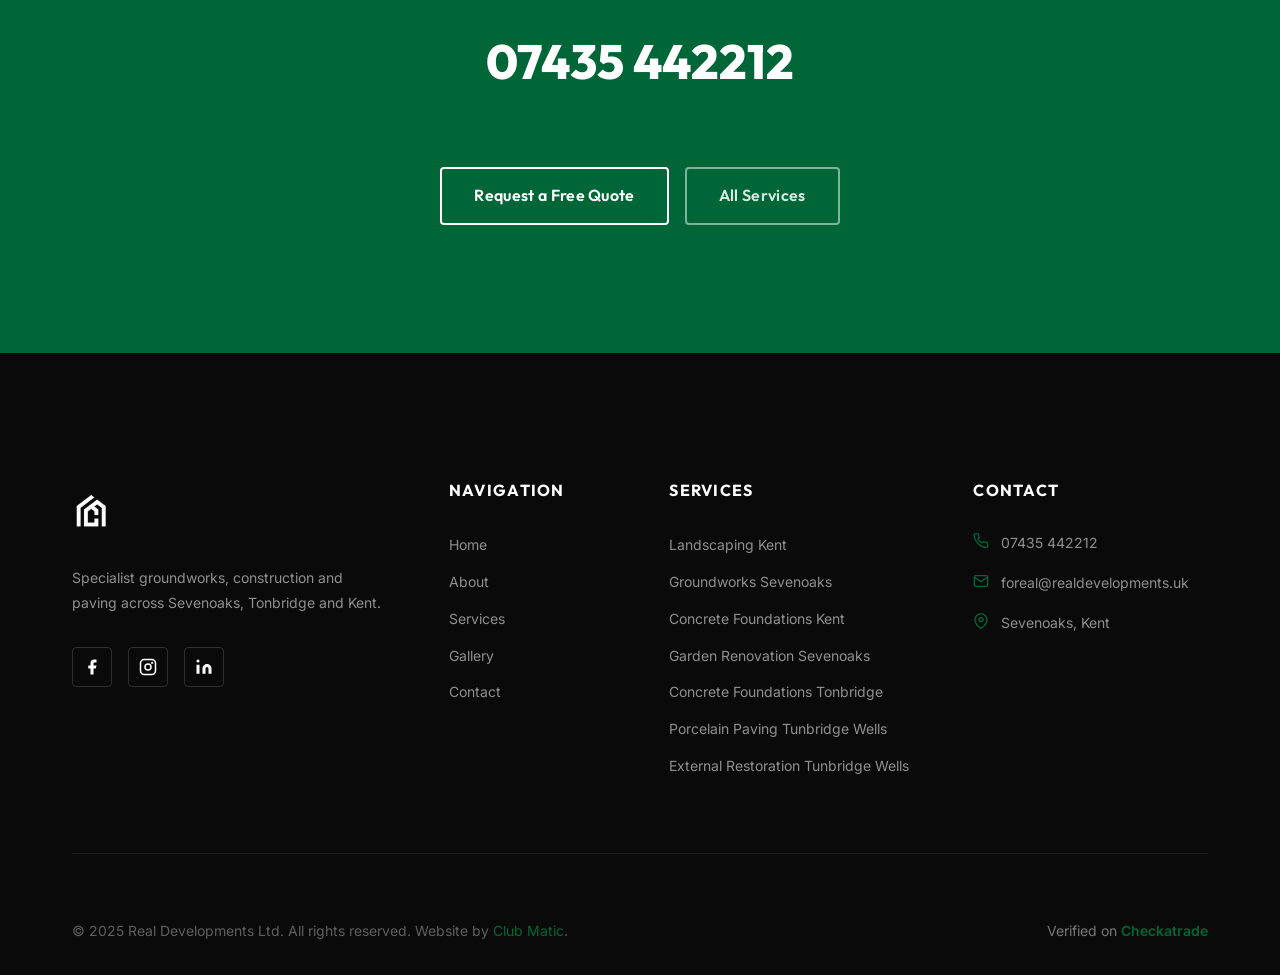
<file: external-restoration.html>
﻿<!DOCTYPE html>
<html lang="en">
<head>
  <meta charset="UTF-8">
  <meta name="viewport" content="width=device-width, initial-scale=1.0">
  <!-- Google tag (gtag.js) -->
  <script async src="https://www.googletagmanager.com/gtag/js?id=G-SCVH1C0V96"></script>
  <script>
    window.dataLayer = window.dataLayer || [];
    function gtag(){dataLayer.push(arguments);}
    gtag('js', new Date());
    gtag('config', 'G-SCVH1C0V96');
  </script>
  <title>External Property Restoration Tunbridge Wells | Repointing & Repainting, Real Developments Ltd</title>
  <meta name="description" content="External property restoration specialists serving Tunbridge Wells and surrounding Kent areas. Repointing brickwork, render repair, masonry repainting and full exterior restoration. Real Developments Ltd. Call 07435 442212.">
  <link rel="canonical" href="https://www.realdevelopments.uk/external-restoration.html">
  <meta property="og:title" content="External Restoration Tunbridge Wells | Repointing & Repainting, Real Developments Ltd">
  <meta property="og:description" content="Specialist exterior restoration across Tunbridge Wells, Tonbridge and Kent, repointing, render repair and masonry repainting. 25+ years experience. Call 07435 442212.">
  <meta property="og:url" content="https://www.realdevelopments.uk/external-restoration.html">
  <link rel="icon" type="image/png" sizes="32x32" href="/assets/favicons/favicon-32x32.png">
  <link rel="icon" type="image/png" sizes="16x16" href="/assets/favicons/favicon-16x16.png">
  <link rel="apple-touch-icon" sizes="180x180" href="/assets/favicons/apple-touch-icon.png">
  <link rel="manifest" href="/assets/favicons/site.webmanifest">
  <meta name="theme-color" content="#006637">
  <link rel="stylesheet" href="css/style.css?v=3">
</head>
<body>

  <nav id="nav" class="scrolled" aria-label="Main navigation">
    <div class="container">
      <div class="nav__inner">
        <a href="index.html" class="nav__logo" aria-label="Real Developments Ltd home">
          <img src="assets/images/LOGO-transparent.png" alt="Real Developments Ltd">
        </a>
        <ul class="nav__links" role="list">
          <li><a href="index.html">Home</a></li>
          <li><a href="about.html">About</a></li>
          <li><a href="services.html" class="active">Services</a></li>
          <li><a href="gallery.html">Gallery</a></li>
          <li><a href="contact.html">Contact</a></li>
        </ul>
        <div class="nav__right">
          <a href="tel:+447435442212" class="nav__phone">07435 442212</a>
          <a href="contact.html" class="btn btn--primary">Get a Quote</a>
        </div>
        <button class="nav__burger" id="navBurger" aria-label="Toggle menu" aria-expanded="false">
          <span></span><span></span><span></span>
        </button>
      </div>
    </div>
  </nav>

  <div class="nav__overlay" id="navOverlay"></div>
  <nav class="nav__mobile" id="navMobile" aria-label="Mobile navigation">
    <a href="index.html">Home</a>
    <a href="about.html">About</a>
    <a href="services.html">Services</a>
    <a href="gallery.html">Gallery</a>
    <a href="contact.html">Contact</a>
    <a href="contact.html" class="btn btn--primary mt-md">Get a Free Quote</a>
  </nav>

  <main>
    <header class="page-header" aria-label="Page header" style="position:relative;background-image:url('assets/images/uploads/exterior-painting-white-render.jpg');background-size:cover;background-position:center;">
        <div style="position:absolute;inset:0;background:rgba(0,0,0,0.62);backdrop-filter:blur(4px);z-index:0;"></div>
      <div class="container page-header__content" style="position:relative;z-index:1;">
        <span class="section-label" style="color:var(--green);">Tunbridge Wells &amp; Surrounding Areas</span>
        <h1>External Property Restoration Tunbridge Wells</h1>
        <p>Bringing tired, weathered exteriors back to life across Tunbridge Wells and Kent. From a fresh coat of masonry paint to a full repoint and render repair.</p>
      </div>
    </header>

    <section class="section" aria-labelledby="restoration-heading">
      <div class="container">
        <div class="location-content">

          <div class="location-content__body fade-up">
            <h2 id="restoration-heading" class="section-title">External Restoration Specialists in Tunbridge Wells</h2>

            <p>The exterior of your property is the first thing anyone sees. Over time, render cracks and stains, paintwork fades and peels, and mortar joints erode: leaving a property looking worn, tired and uninviting. Our external restoration service addresses all of this properly, bringing your property's exterior back to the standard it deserves.</p>

            <p>We work with homeowners across Tunbridge Wells, Tonbridge, Sevenoaks and the wider Kent area, tackling everything from a straightforward repaint on a rendered semi to a full repoint and render repair on a period Victorian or Edwardian property. Tunbridge Wells has a high proportion of older properties with original brickwork and lime mortar, and we have significant experience working sensitively on these homes. Every job is assessed thoroughly before work begins, we identify and resolve the underlying issues first, rather than simply painting over problems.</p>

            <!-- Photo gallery -->
            <div class="service-detail-gallery">
              <img src="assets/images/uploads/exterior-painting-white-render.jpg" alt="External masonry painting, white render finish" loading="lazy">
              <img src="assets/images/uploads/repointing-brick-surround.jpg" alt="Brick repointing, window surround" loading="lazy">
              <img src="assets/images/uploads/Painted house external 2.png" alt="Painted house exterior, Kent" loading="lazy">
              <img src="assets/images/uploads/Painted house external.png" alt="Exterior painting, residential property, Kent" loading="lazy">
            </div>

            <h3 class="section-title" style="font-size:var(--text-xl);margin-top:var(--space-lg);margin-bottom:var(--space-md);">What Our Restoration Service Includes</h3>

            <div class="service-types-grid">
              <div class="service-type-card">
                <h4>External Repainting</h4>
                <p>We repaint rendered, pebbledash and painted brick properties using high-quality masonry paint systems. Work includes surface preparation, filling and patching, priming where required, and two coats of premium masonry paint, leaving a clean, even, weather-resistant finish that protects the property for years.</p>
              </div>
              <div class="service-type-card">
                <h4>Render Repair &amp; Restoration</h4>
                <p>Cracked or blown render lets water in and looks poor. We cut out failed sections, apply the correct sand and cement or modern polymer render, and blend the repair into the surrounding surface. Where properties need more extensive re-rendering, we can tackle full elevations to a consistent, professional finish.</p>
              </div>
              <div class="service-type-card">
                <h4>Brick Repointing</h4>
                <p>Old and eroded mortar joints allow water penetration that damages brickwork and internal structures over time. We rake out deteriorating mortar to the correct depth and repoint with a matched mortar mix, restoring the structural integrity of the wall and dramatically improving the appearance of the brickwork at the same time.</p>
              </div>
              <div class="service-type-card">
                <h4>Full Property Restoration</h4>
                <p>For properties that need more than a single trade, we bring everything together: repointing, render repair, window surrounds and a full repaint, all managed by one team under one quote. The result is a property that genuinely looks like new, without the hassle of coordinating multiple contractors.</p>
              </div>
            </div>

            <p style="margin-top:var(--space-lg);">We use quality materials throughout. No budget masonry paints or weak mortar mixes. The preparation is as important as the finish, so we never skip the steps that make the difference between a job that lasts and one that fails within a season.</p>

            <p>Call Ryan directly on <a href="tel:+447435442212">07435 442212</a> or fill in our <a href="contact.html">online enquiry form</a> for a free, no-obligation quote on your external restoration project.</p>
          </div>

          <aside class="location-content__sidebar fade-up stagger-2">
            <div class="location-sidebar-card">
              <h3>Get a Free Quote</h3>
              <p style="font-size:var(--text-sm);color:#555;margin-bottom:var(--space-md);">Tell us about your property and we'll assess the work and provide a detailed quote.</p>
              <a href="contact.html" class="btn btn--primary">Request a Quote</a>
              <a href="tel:+447435442212" class="btn btn--outline-green">Call 07435 442212</a>
              <div style="margin-top:var(--space-md);padding-top:var(--space-md);border-top:1px solid #E0E0E0;">
                <p style="font-size:var(--text-sm);color:#666;margin-bottom:0.5rem;font-weight:600;font-family:'Outfit',sans-serif;">Other Services</p>
                <ul style="padding:0;">
                  <li style="margin-bottom:0.4rem;"><a href="groundworks.html" style="font-size:var(--text-sm);color:var(--green);">Groundworks</a></li>
                  <li style="margin-bottom:0.4rem;"><a href="landscaping.html" style="font-size:var(--text-sm);color:var(--green);">Landscaping</a></li>
                  <li><a href="services.html" style="font-size:var(--text-sm);color:var(--green);">All Services</a></li>
                </ul>
              </div>
            </div>
          </aside>

        </div>
      </div>
    </section>

    <section class="section--green impact-cta" aria-label="Call to action">
      <div class="container">
        <h2 class="fade-up">Bring Your Property Back to Life</h2>
        <p class="fade-up stagger-1">Free assessment, honest quote, professional finish across Kent.</p>
        <a href="tel:+447435442212" class="impact-cta__phone fade-up stagger-2">07435 442212</a>
        <div class="impact-cta__actions fade-up stagger-3">
          <a href="contact.html" class="btn btn--outline">Request a Free Quote</a>
          <a href="services.html" class="btn btn--outline" style="border-color:rgba(255,255,255,0.5);color:rgba(255,255,255,0.85);">All Services</a>
        </div>
      </div>
    </section>
  </main>

  <footer class="footer" aria-label="Site footer">
    <div class="container">
      <div class="footer__grid">
        <div class="footer__brand">
          <img src="assets/images/LOGO-transparent.png" alt="Real Developments Ltd">
          <p>Specialist groundworks, construction and paving across Sevenoaks, Tonbridge and Kent.</p>
          <div class="footer__social">
            <a href="https://facebook.com/Ryan777g" target="_blank" rel="noopener noreferrer" aria-label="Facebook"><svg viewBox="0 0 24 24" fill="currentColor" aria-hidden="true"><path d="M18 2h-3a5 5 0 0 0-5 5v3H7v4h3v8h4v-8h3l1-4h-4V7a1 1 0 0 1 1-1h3z"/></svg></a>
            <a href="https://instagram.com/realdevelopmentsltd" target="_blank" rel="noopener noreferrer" aria-label="Instagram"><svg viewBox="0 0 24 24" fill="none" stroke="currentColor" stroke-width="2" aria-hidden="true"><rect x="2" y="2" width="20" height="20" rx="5"/><circle cx="12" cy="12" r="4"/><circle cx="17.5" cy="6.5" r="0.5" fill="currentColor"/></svg></a>
            <a href="https://www.linkedin.com/in/ryan-cunningham-988664400" target="_blank" rel="noopener noreferrer" aria-label="LinkedIn"><svg viewBox="0 0 24 24" fill="currentColor" aria-hidden="true"><path d="M16 8a6 6 0 0 1 6 6v7h-4v-7a2 2 0 0 0-2-2 2 2 0 0 0-2 2v7h-4v-7a6 6 0 0 1 6-6z"/><rect x="2" y="9" width="4" height="12"/><circle cx="4" cy="4" r="2"/></svg></a>
          </div>
        </div>
        <div class="footer__col">
          <h4>Navigation</h4>
          <ul>
            <li><a href="index.html">Home</a></li>
            <li><a href="about.html">About</a></li>
            <li><a href="services.html">Services</a></li>
            <li><a href="gallery.html">Gallery</a></li>
            <li><a href="contact.html">Contact</a></li>
          </ul>
        </div>
        <div class="footer__col">
          <h4>Services</h4>
          <ul>
            <li><a href="landscaping.html">Landscaping Kent</a></li>
            <li><a href="groundworks-sevenoaks.html">Groundworks Sevenoaks</a></li>
            <li><a href="concrete-foundations.html">Concrete Foundations Kent</a></li>
            <li><a href="garden-renovation.html">Garden Renovation Sevenoaks</a></li>
            <li><a href="concrete-foundations-tonbridge.html">Concrete Foundations Tonbridge</a></li>
            <li><a href="porcelain-paving-tunbridge-wells.html">Porcelain Paving Tunbridge Wells</a></li>
            <li><a href="external-restoration.html">External Restoration Tunbridge Wells</a></li>
          </ul>
        </div>
        <div class="footer__col">
          <h4>Contact</h4>
          <div class="footer__contact-item"><svg width="16" height="16" viewBox="0 0 24 24" fill="none" stroke="currentColor" stroke-width="2" aria-hidden="true"><path d="M22 16.92v3a2 2 0 0 1-2.18 2 19.79 19.79 0 0 1-8.63-3.07A19.5 19.5 0 0 1 4.69 12 19.79 19.79 0 0 1 1.56 3.36 2 2 0 0 1 3.53 1H6.5a2 2 0 0 1 2 1.72 12.84 12.84 0 0 0 .7 2.81 2 2 0 0 1-.45 2.11L7.5 9a16 16 0 0 0 6 6l1.27-1.27a2 2 0 0 1 2.11-.45 12.84 12.84 0 0 0 2.81.7A2 2 0 0 1 21.73 16a2 2 0 0 0 .27.92z"/></svg><a href="tel:+447435442212">07435 442212</a></div>
          <div class="footer__contact-item"><svg width="16" height="16" viewBox="0 0 24 24" fill="none" stroke="currentColor" stroke-width="2" aria-hidden="true"><path d="M4 4h16c1.1 0 2 .9 2 2v12c0 1.1-.9 2-2 2H4c-1.1 0-2-.9-2-2V6c0-1.1.9-2 2-2z"/><polyline points="22,6 12,13 2,6"/></svg><a href="mailto:foreal@realdevelopments.uk">foreal@realdevelopments.uk</a></div>
          <div class="footer__contact-item"><svg width="16" height="16" viewBox="0 0 24 24" fill="none" stroke="currentColor" stroke-width="2" aria-hidden="true"><path d="M21 10c0 7-9 13-9 13s-9-6-9-13a9 9 0 0 1 18 0z"/><circle cx="12" cy="10" r="3"/></svg><span>Sevenoaks, Kent</span></div>
        </div>
      </div>
      <div class="footer__bottom">
        <p class="footer__copy">&copy; 2025 Real Developments Ltd. All rights reserved. Website by <a href="https://clubmaticuk.com" target="_blank" rel="noopener noreferrer">Club Matic</a>.</p>
        <p class="footer__checkatrade">Verified on <a href="https://www.checkatrade.com/trades/realdevelopments" target="_blank" rel="noopener noreferrer">Checkatrade</a></p>
      </div>
    </div>
  </footer>

  <script src="js/main.js"></script>
</body>
</html>
</file>
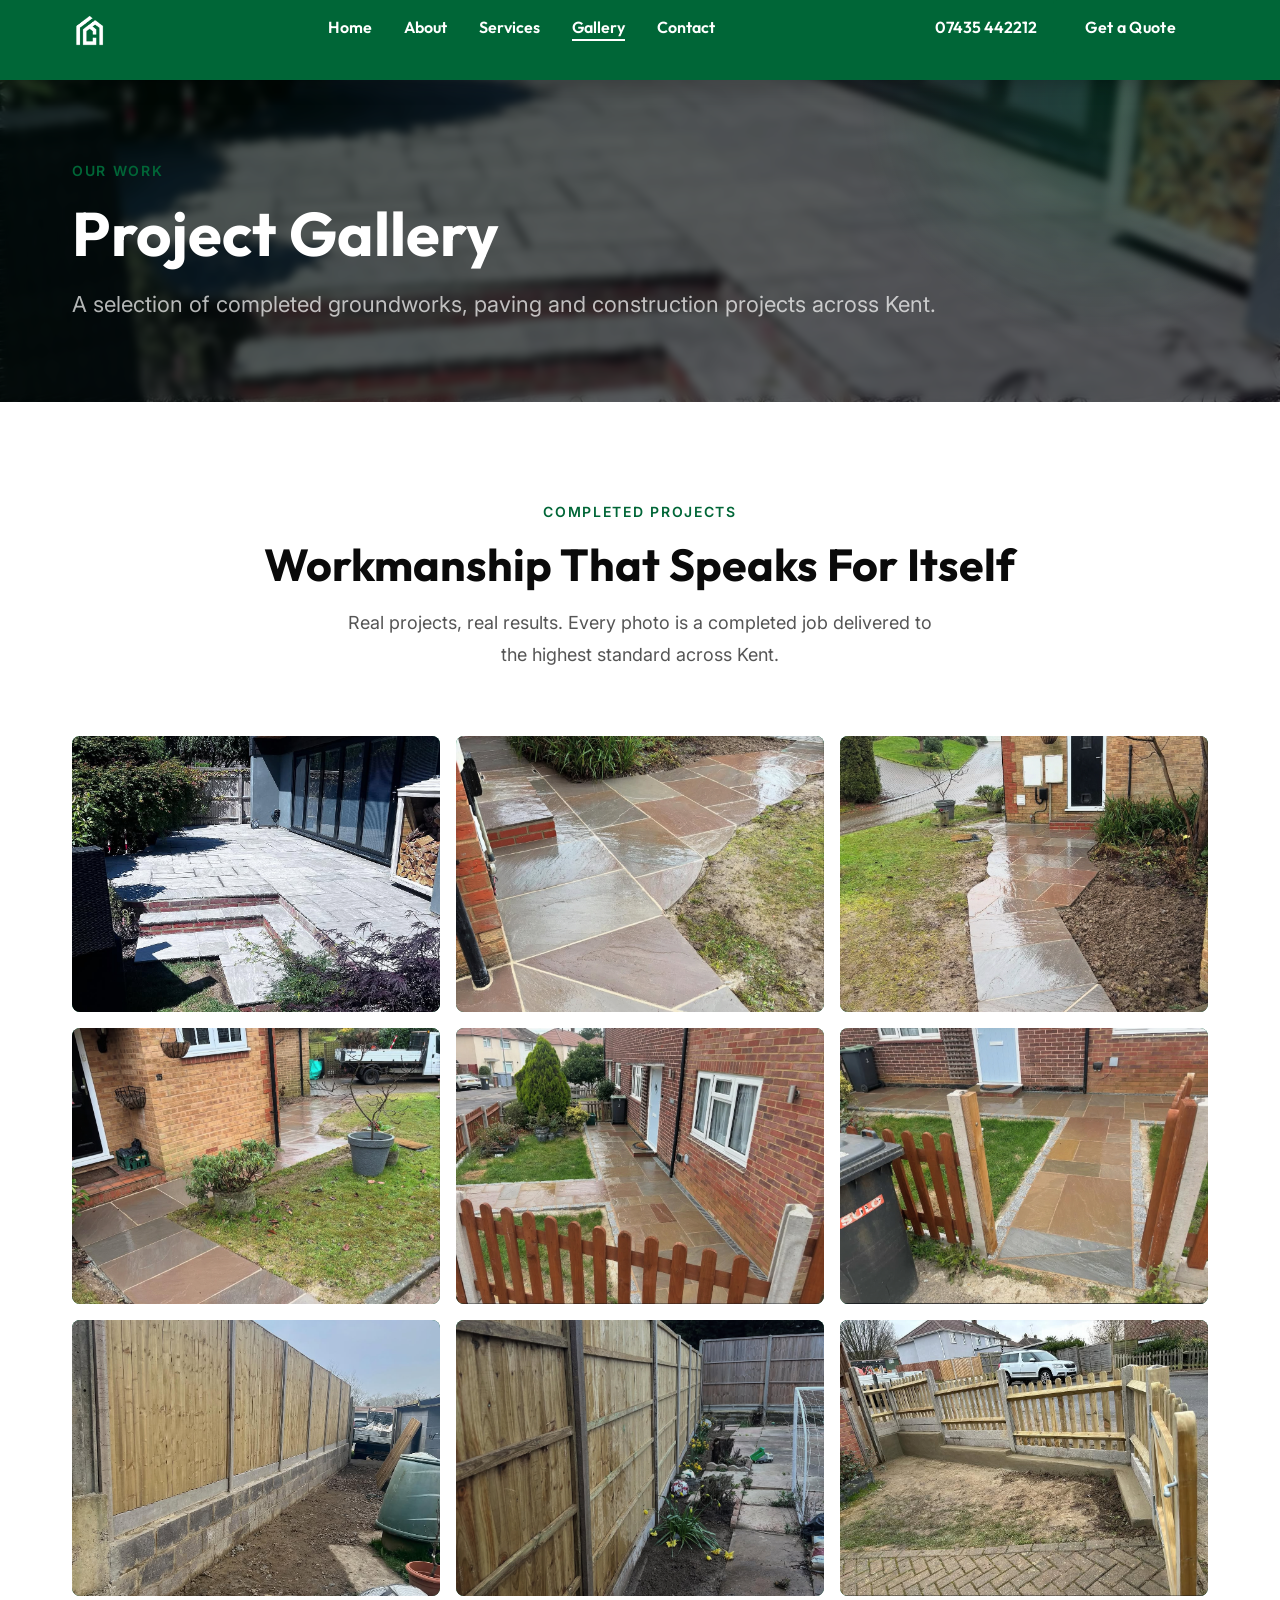
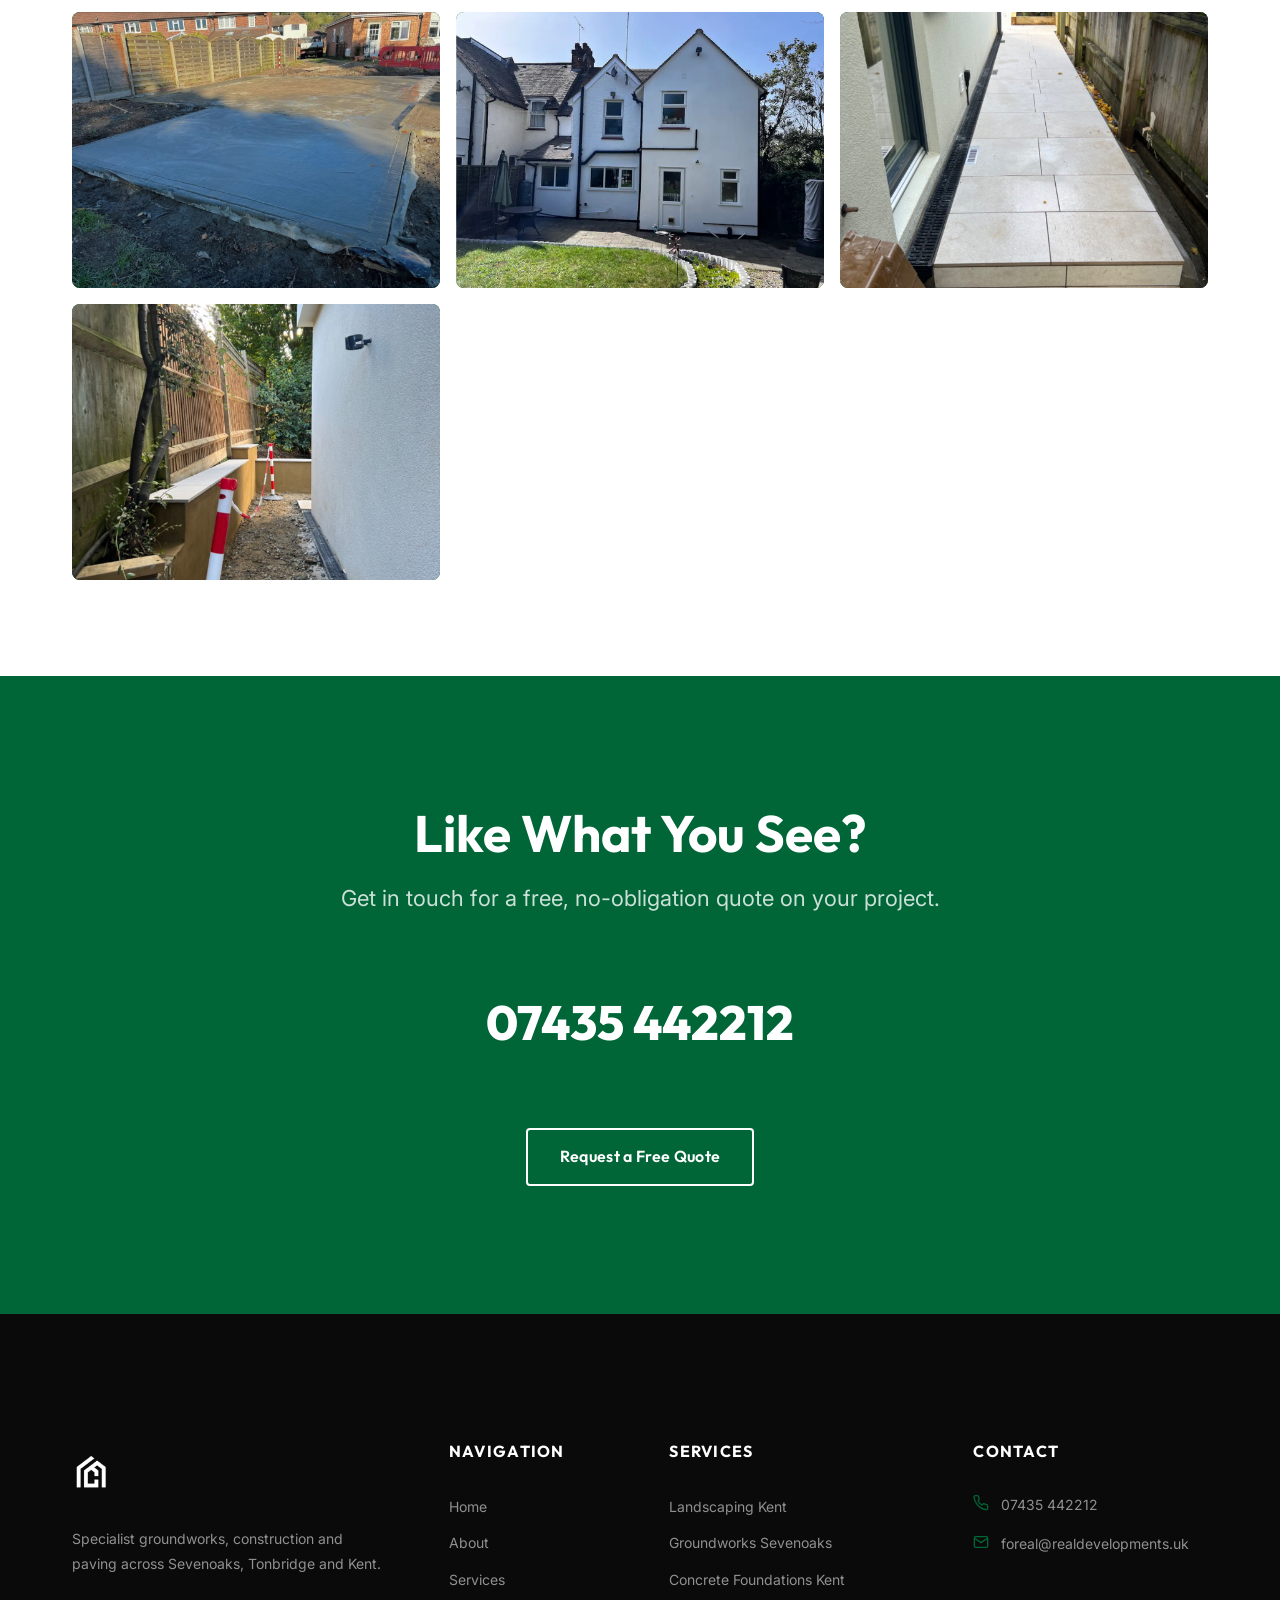
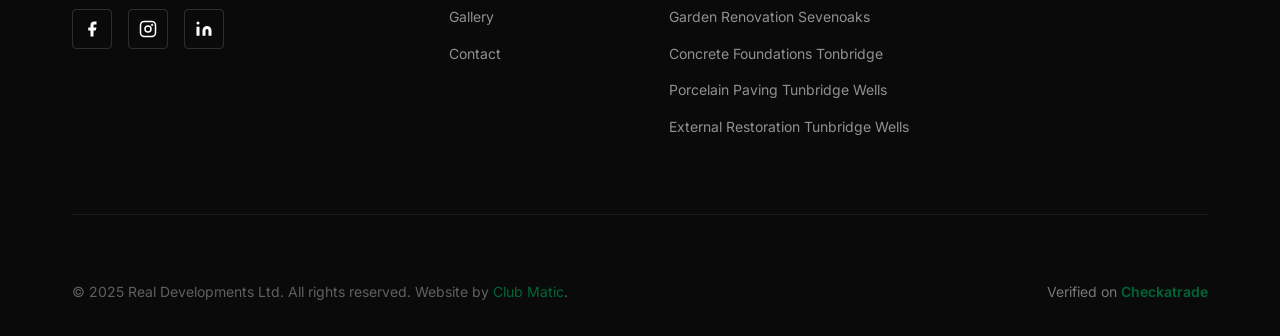
<file: gallery.html>
﻿<!DOCTYPE html>
<html lang="en">
<head>
  <meta charset="UTF-8">
  <meta name="viewport" content="width=device-width, initial-scale=1.0">
  <!-- Google tag (gtag.js) -->
  <script async src="https://www.googletagmanager.com/gtag/js?id=G-SCVH1C0V96"></script>
  <script>
    window.dataLayer = window.dataLayer || [];
    function gtag(){dataLayer.push(arguments);}
    gtag('js', new Date());
    gtag('config', 'G-SCVH1C0V96');
  </script>
  <title>Gallery | Real Developments Ltd, Project Photography</title>
  <meta name="description" content="View completed projects by Real Developments Ltd, groundworks, foundations, porcelain paving, block paving, drainage and more across Sevenoaks, Tonbridge and Kent.">
  <link rel="canonical" href="https://www.realdevelopments.uk/gallery.html">
  <meta property="og:title" content="Gallery | Real Developments Ltd">
  <meta property="og:description" content="Project photography from Real Developments Ltd. Groundworks, paving, foundations and more across Kent.">
  <meta property="og:url" content="https://www.realdevelopments.uk/gallery.html">
  <link rel="icon" type="image/png" sizes="32x32" href="/assets/favicons/favicon-32x32.png">
  <link rel="icon" type="image/png" sizes="16x16" href="/assets/favicons/favicon-16x16.png">
  <link rel="apple-touch-icon" sizes="180x180" href="/assets/favicons/apple-touch-icon.png">
  <link rel="manifest" href="/assets/favicons/site.webmanifest">
  <meta name="theme-color" content="#006637">
  <link rel="stylesheet" href="css/style.css?v=3">
</head>
<body>

  <nav id="nav" class="scrolled" aria-label="Main navigation">
    <div class="container">
      <div class="nav__inner">
        <a href="index.html" class="nav__logo" aria-label="Real Developments Ltd home">
          <img src="assets/images/LOGO-transparent.png" alt="Real Developments Ltd">
        </a>
        <ul class="nav__links" role="list">
          <li><a href="index.html">Home</a></li>
          <li><a href="about.html">About</a></li>
          <li><a href="services.html">Services</a></li>
          <li><a href="gallery.html" class="active">Gallery</a></li>
          <li><a href="contact.html">Contact</a></li>
        </ul>
        <div class="nav__right">
          <a href="tel:+447435442212" class="nav__phone">07435 442212</a>
          <a href="contact.html" class="btn btn--primary">Get a Quote</a>
        </div>
        <button class="nav__burger" id="navBurger" aria-label="Toggle menu" aria-expanded="false">
          <span></span><span></span><span></span>
        </button>
      </div>
    </div>
  </nav>

  <div class="nav__overlay" id="navOverlay"></div>
  <nav class="nav__mobile" id="navMobile" aria-label="Mobile navigation">
    <a href="index.html">Home</a>
    <a href="about.html">About</a>
    <a href="services.html">Services</a>
    <a href="gallery.html">Gallery</a>
    <a href="contact.html">Contact</a>
    <a href="contact.html" class="btn btn--primary mt-md">Get a Free Quote</a>
  </nav>

  <main>
    <header class="page-header" aria-label="Page header" style="position:relative;background-image:url('assets/images/uploads/paving-grey-stone-patio.jpg');background-size:cover;background-position:center;">
        <div style="position:absolute;inset:0;background:rgba(0,0,0,0.62);backdrop-filter:blur(4px);z-index:0;"></div>
      <div class="container page-header__content" style="position:relative;z-index:1;">
        <span class="section-label" style="color:var(--green);">Our Work</span>
        <h1>Project Gallery</h1>
        <p>A selection of completed groundworks, paving and construction projects across Kent.</p>
      </div>
    </header>

    <section class="section" aria-labelledby="gallery-page-heading">
      <div class="container">
        <div class="text-center fade-up" style="margin-bottom:var(--space-lg);">
          <span class="section-label">Completed Projects</span>
          <h2 id="gallery-page-heading" class="section-title" data-cms="gallery.heading">Workmanship That Speaks For Itself</h2>
          <p class="section-subtitle" style="margin:0 auto;" data-cms="gallery.subtitle">Real projects, real results. Every photo is a completed job delivered to the highest standard across Kent.</p>
        </div>

        <div class="gallery-full-grid" id="galleryFullGrid">

          <div class="gallery-full-item fade-up visible">
            <div class="gallery-img-wrap">
              <img src="assets/images/uploads/paving-grey-stone-patio.jpg" alt="Grey stone porcelain patio: Sevenoaks" loading="lazy">
              <span class="gallery-label">Grey stone porcelain patio, Sevenoaks</span>
            </div>
          </div>

          <div class="gallery-full-item fade-up visible">
            <div class="gallery-img-wrap">
              <img src="assets/images/uploads/paving-sandstone-curved-patio.jpg" alt="Curved Indian sandstone patio, Kent" loading="lazy">
              <span class="gallery-label">Curved Indian sandstone patio, Kent</span>
            </div>
          </div>

          <div class="gallery-full-item fade-up visible">
            <div class="gallery-img-wrap">
              <img src="assets/images/uploads/paving-sandstone-pathway.jpg" alt="Indian sandstone pathway, Kent" loading="lazy">
              <span class="gallery-label">Indian sandstone pathway, Kent</span>
            </div>
          </div>

          <div class="gallery-full-item fade-up visible">
            <div class="gallery-img-wrap">
              <img src="assets/images/uploads/paving-sandstone-front-driveway.jpg" alt="Sandstone front driveway" loading="lazy">
              <span class="gallery-label">Sandstone front driveway</span>
            </div>
          </div>

          <div class="gallery-full-item fade-up visible">
            <div class="gallery-img-wrap">
              <img src="assets/images/uploads/paving-sandstone-path-gate.jpg" alt="Sandstone path with gate posts" loading="lazy">
              <span class="gallery-label">Sandstone path with gate posts</span>
            </div>
          </div>

          <div class="gallery-full-item fade-up visible">
            <div class="gallery-img-wrap">
              <img src="assets/images/uploads/paving-sandstone-with-fence.jpg" alt="Sandstone paving with timber fencing" loading="lazy">
              <span class="gallery-label">Sandstone paving with timber fencing</span>
            </div>
          </div>

          <div class="gallery-full-item fade-up visible">
            <div class="gallery-img-wrap">
              <img src="assets/images/uploads/fencing-panel-concrete-base.jpg" alt="Fence panel installation with concrete base" loading="lazy">
              <span class="gallery-label">Fence panel installation with concrete base</span>
            </div>
          </div>

          <div class="gallery-full-item fade-up visible">
            <div class="gallery-img-wrap">
              <img src="assets/images/uploads/fencing-panel-garden.jpg" alt="Garden fence panels, Kent" loading="lazy">
              <span class="gallery-label">Garden fence panels, Kent</span>
            </div>
          </div>

          <div class="gallery-full-item fade-up visible">
            <div class="gallery-img-wrap">
              <img src="assets/images/uploads/fencing-concrete-posts-gate.jpg" alt="Fencing with concrete posts and gate" loading="lazy">
              <span class="gallery-label">Fencing with concrete posts and gate</span>
            </div>
          </div>

          <div class="gallery-full-item fade-up visible">
            <div class="gallery-img-wrap">
              <img src="assets/images/uploads/concrete-foundation-slab.jpg" alt="Concrete foundation slab, fresh pour" loading="lazy">
              <span class="gallery-label">Concrete foundation slab</span>
            </div>
          </div>

          <div class="gallery-full-item fade-up visible">
            <div class="gallery-img-wrap">
              <img src="assets/images/uploads/Painted house external 2.png" alt="Exterior painting, residential property, Kent" loading="lazy">
              <span class="gallery-label">Exterior painting, residential property</span>
            </div>
          </div>

          <div class="gallery-full-item fade-up visible">
            <div class="gallery-img-wrap">
              <img src="assets/images/uploads/Porcelain walkway.jpeg" alt="Porcelain walkway, Kent" loading="lazy">
              <span class="gallery-label">Porcelain walkway</span>
            </div>
          </div>

          <div class="gallery-full-item fade-up visible">
            <div class="gallery-img-wrap">
              <img src="assets/images/uploads/Retaining wall.jpeg" alt="Retaining wall, Kent" loading="lazy">
              <span class="gallery-label">Retaining wall</span>
            </div>
          </div>

        </div>
      </div>
    </section>

    <section class="section--green impact-cta" aria-label="Call to action">
      <div class="container">
        <h2 class="fade-up" data-cms="gallery.ctaHeading">Like What You See?</h2>
        <p class="fade-up visible" data-cms="gallery.ctaText">Get in touch for a free, no-obligation quote on your project.</p>
        <a href="tel:+447435442212" class="impact-cta__phone fade-up visible">07435 442212</a>
        <div class="impact-cta__actions fade-up visible">
          <a href="contact.html" class="btn btn--outline">Request a Free Quote</a>
        </div>
      </div>
    </section>
  </main>

  <footer class="footer" aria-label="Site footer">
    <div class="container">
      <div class="footer__grid">
        <div class="footer__brand">
          <img src="assets/images/LOGO-transparent.png" alt="Real Developments Ltd">
          <p>Specialist groundworks, construction and paving across Sevenoaks, Tonbridge and Kent.</p>
          <div class="footer__social">
            <a href="https://facebook.com/Ryan777g" target="_blank" rel="noopener noreferrer" aria-label="Facebook"><svg viewBox="0 0 24 24" fill="currentColor" aria-hidden="true"><path d="M18 2h-3a5 5 0 0 0-5 5v3H7v4h3v8h4v-8h3l1-4h-4V7a1 1 0 0 1 1-1h3z"/></svg></a>
            <a href="https://instagram.com/realdevelopmentsltd" target="_blank" rel="noopener noreferrer" aria-label="Instagram"><svg viewBox="0 0 24 24" fill="none" stroke="currentColor" stroke-width="2" aria-hidden="true"><rect x="2" y="2" width="20" height="20" rx="5"/><circle cx="12" cy="12" r="4"/><circle cx="17.5" cy="6.5" r="0.5" fill="currentColor"/></svg></a>
            <a href="https://www.linkedin.com/in/ryan-cunningham-988664400" target="_blank" rel="noopener noreferrer" aria-label="LinkedIn"><svg viewBox="0 0 24 24" fill="currentColor" aria-hidden="true"><path d="M16 8a6 6 0 0 1 6 6v7h-4v-7a2 2 0 0 0-2-2 2 2 0 0 0-2 2v7h-4v-7a6 6 0 0 1 6-6z"/><rect x="2" y="9" width="4" height="12"/><circle cx="4" cy="4" r="2"/></svg></a>
          </div>
        </div>
        <div class="footer__col">
          <h4>Navigation</h4>
          <ul>
            <li><a href="index.html">Home</a></li>
            <li><a href="about.html">About</a></li>
            <li><a href="services.html">Services</a></li>
            <li><a href="gallery.html">Gallery</a></li>
            <li><a href="contact.html">Contact</a></li>
          </ul>
        </div>
        <div class="footer__col">
          <h4>Services</h4>
          <ul>
            <li><a href="landscaping.html">Landscaping Kent</a></li>
            <li><a href="groundworks-sevenoaks.html">Groundworks Sevenoaks</a></li>
            <li><a href="concrete-foundations.html">Concrete Foundations Kent</a></li>
            <li><a href="garden-renovation.html">Garden Renovation Sevenoaks</a></li>
            <li><a href="concrete-foundations-tonbridge.html">Concrete Foundations Tonbridge</a></li>
            <li><a href="porcelain-paving-tunbridge-wells.html">Porcelain Paving Tunbridge Wells</a></li>
            <li><a href="external-restoration.html">External Restoration Tunbridge Wells</a></li>
          </ul>
        </div>
        <div class="footer__col">
          <h4>Contact</h4>
          <div class="footer__contact-item"><svg width="16" height="16" viewBox="0 0 24 24" fill="none" stroke="currentColor" stroke-width="2" aria-hidden="true"><path d="M22 16.92v3a2 2 0 0 1-2.18 2 19.79 19.79 0 0 1-8.63-3.07A19.5 19.5 0 0 1 4.69 12 19.79 19.79 0 0 1 1.56 3.36 2 2 0 0 1 3.53 1H6.5a2 2 0 0 1 2 1.72 12.84 12.84 0 0 0 .7 2.81 2 2 0 0 1-.45 2.11L7.5 9a16 16 0 0 0 6 6l1.27-1.27a2 2 0 0 1 2.11-.45 12.84 12.84 0 0 0 2.81.7A2 2 0 0 1 21.73 16a2 2 0 0 0 .27.92z"/></svg><a href="tel:+447435442212">07435 442212</a></div>
          <div class="footer__contact-item"><svg width="16" height="16" viewBox="0 0 24 24" fill="none" stroke="currentColor" stroke-width="2" aria-hidden="true"><path d="M4 4h16c1.1 0 2 .9 2 2v12c0 1.1-.9 2-2 2H4c-1.1 0-2-.9-2-2V6c0-1.1.9-2 2-2z"/><polyline points="22,6 12,13 2,6"/></svg><a href="mailto:foreal@realdevelopments.uk">foreal@realdevelopments.uk</a></div>
        </div>
      </div>
      <div class="footer__bottom">
        <p class="footer__copy">&copy; 2025 Real Developments Ltd. All rights reserved. Website by <a href="https://clubmaticuk.com" target="_blank" rel="noopener noreferrer">Club Matic</a>.</p>
        <p class="footer__checkatrade">Verified on <a href="https://www.checkatrade.com/trades/realdevelopments" target="_blank" rel="noopener noreferrer">Checkatrade</a></p>
      </div>
    </div>
  </footer>

  <script src="js/main.js"></script>
</body>
</html>
</file>
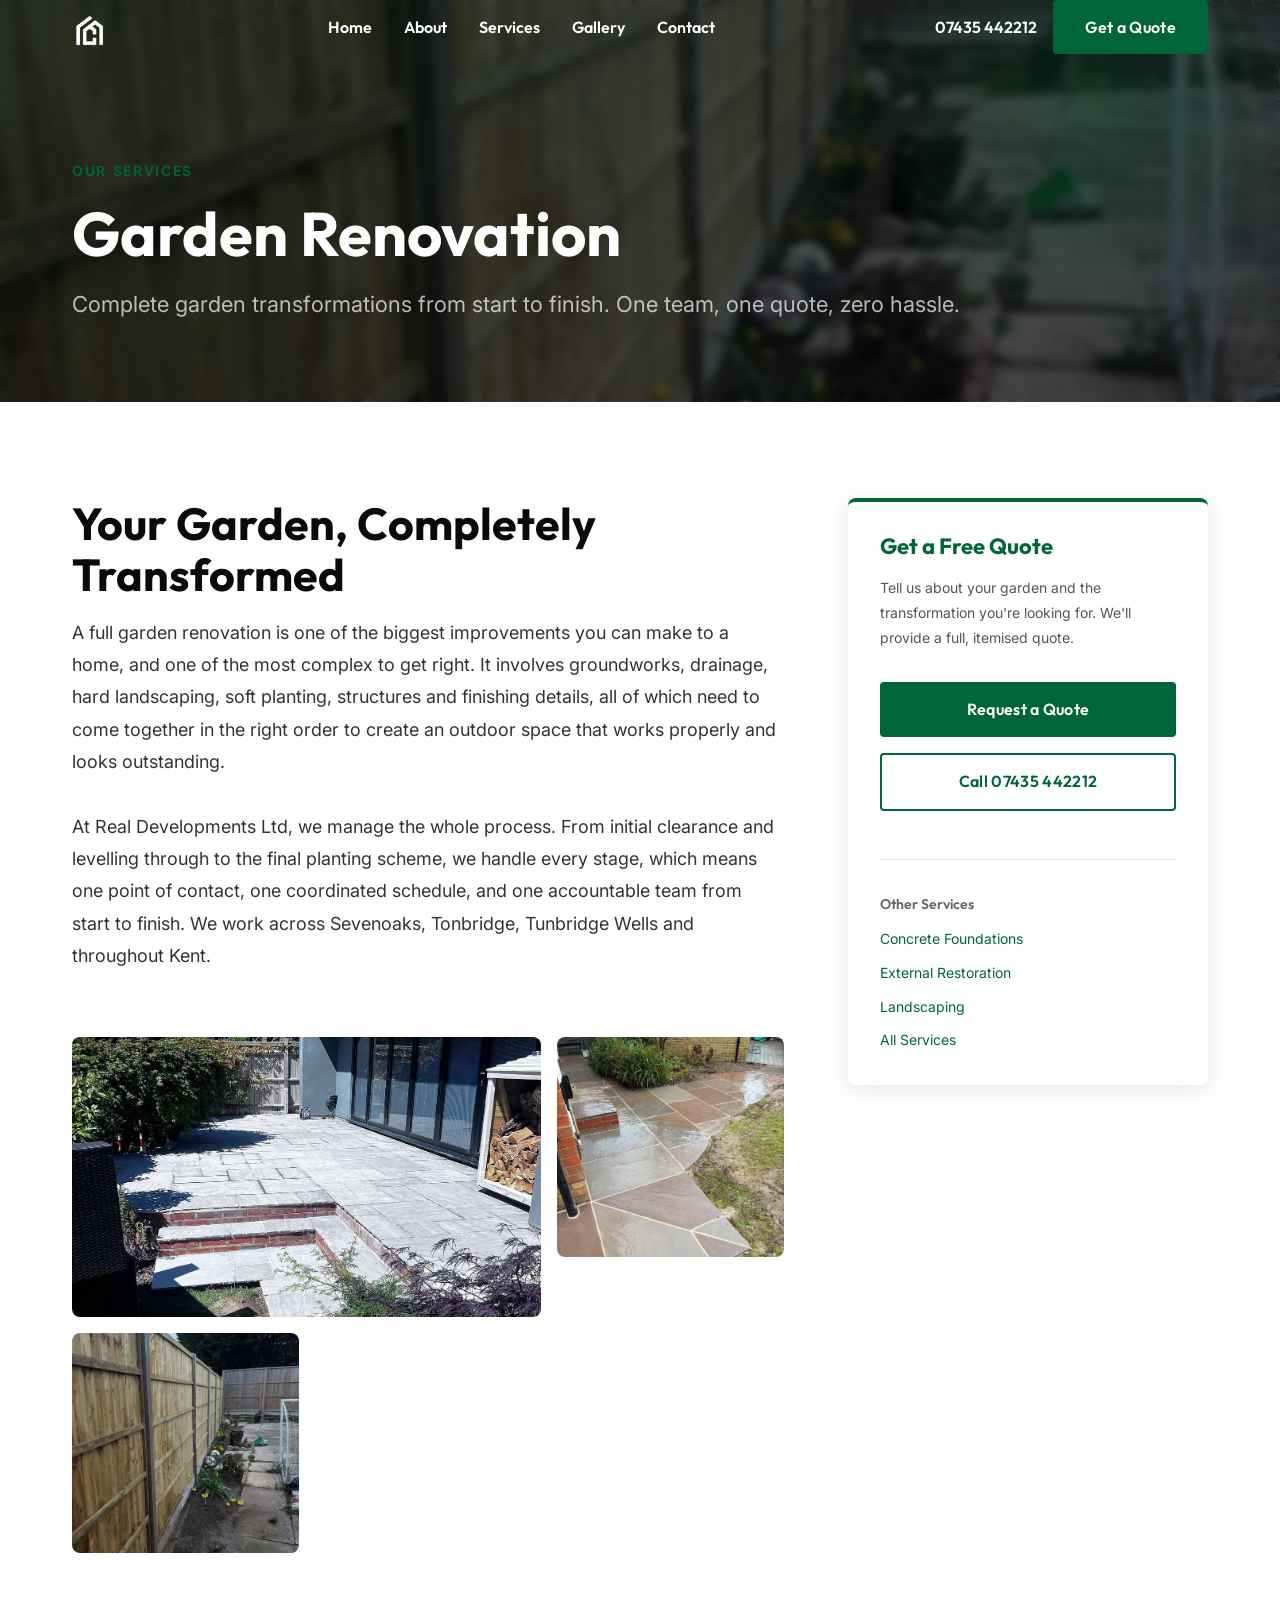
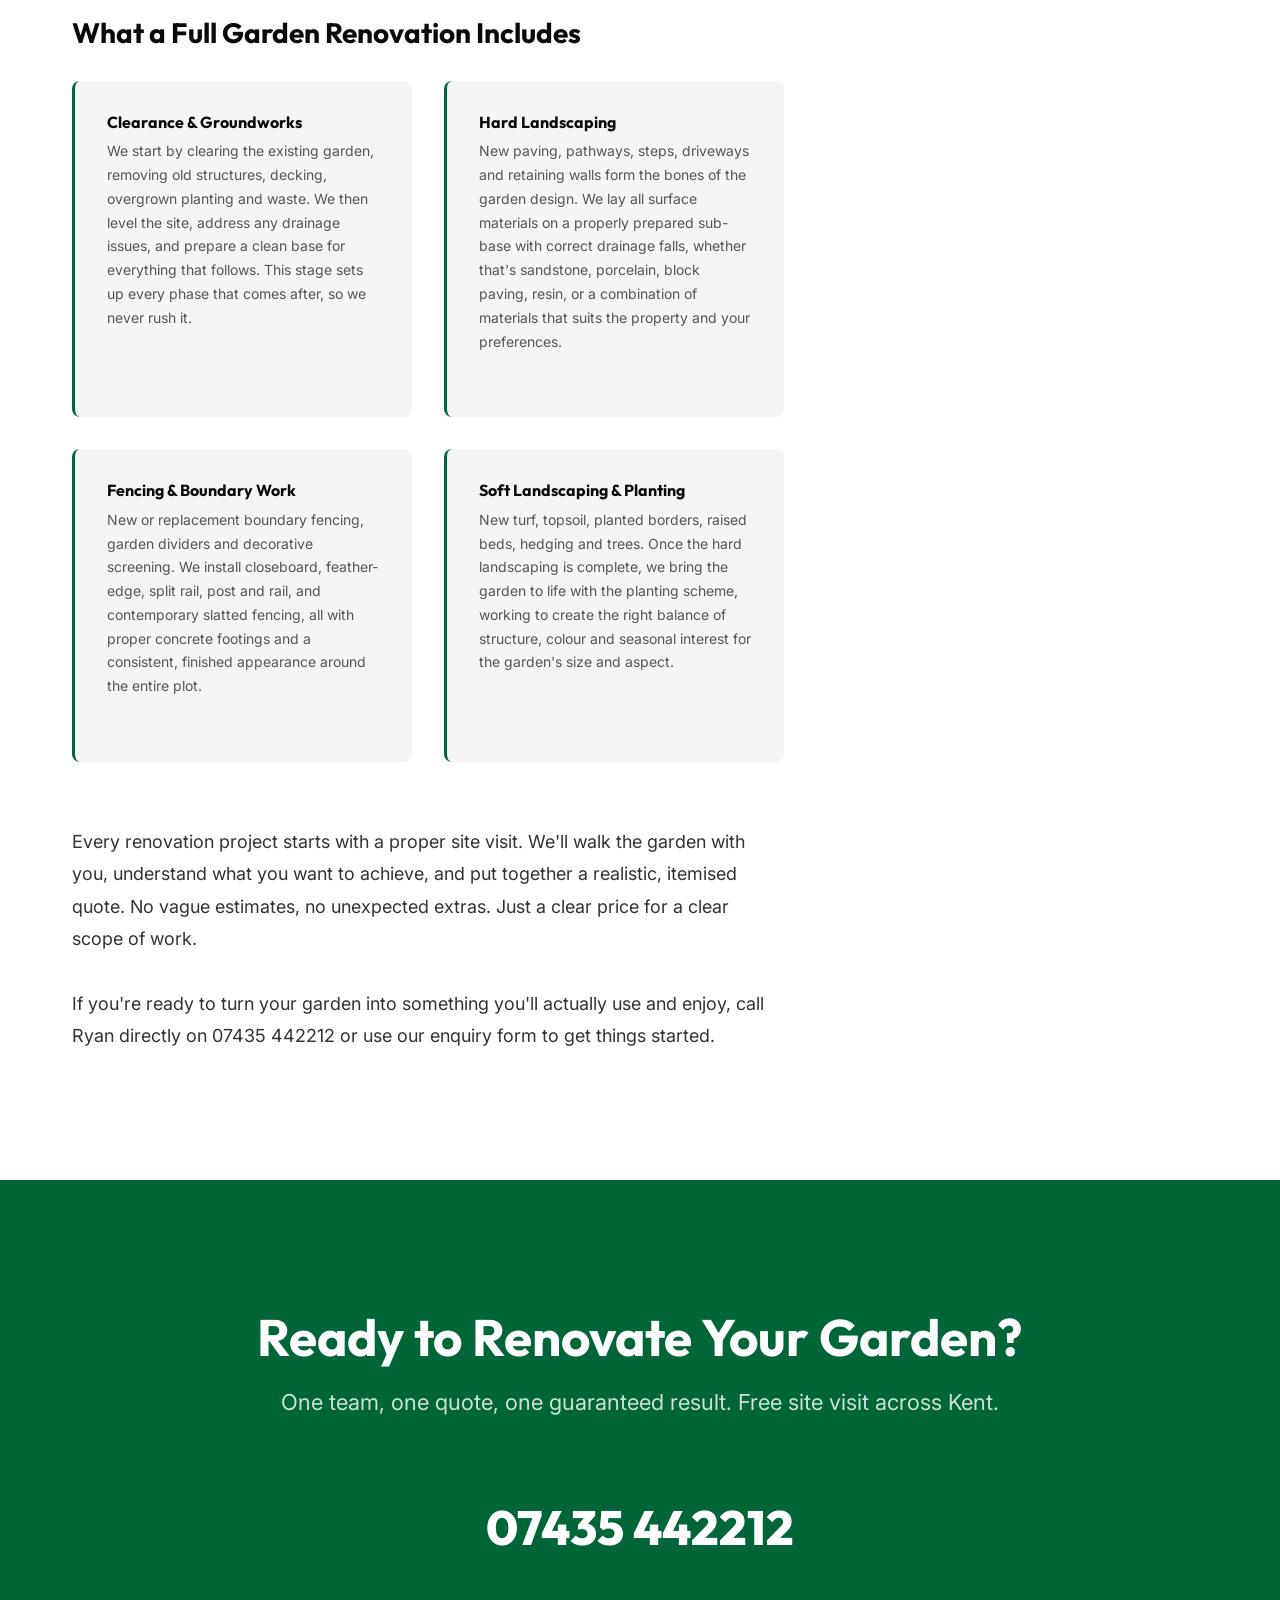
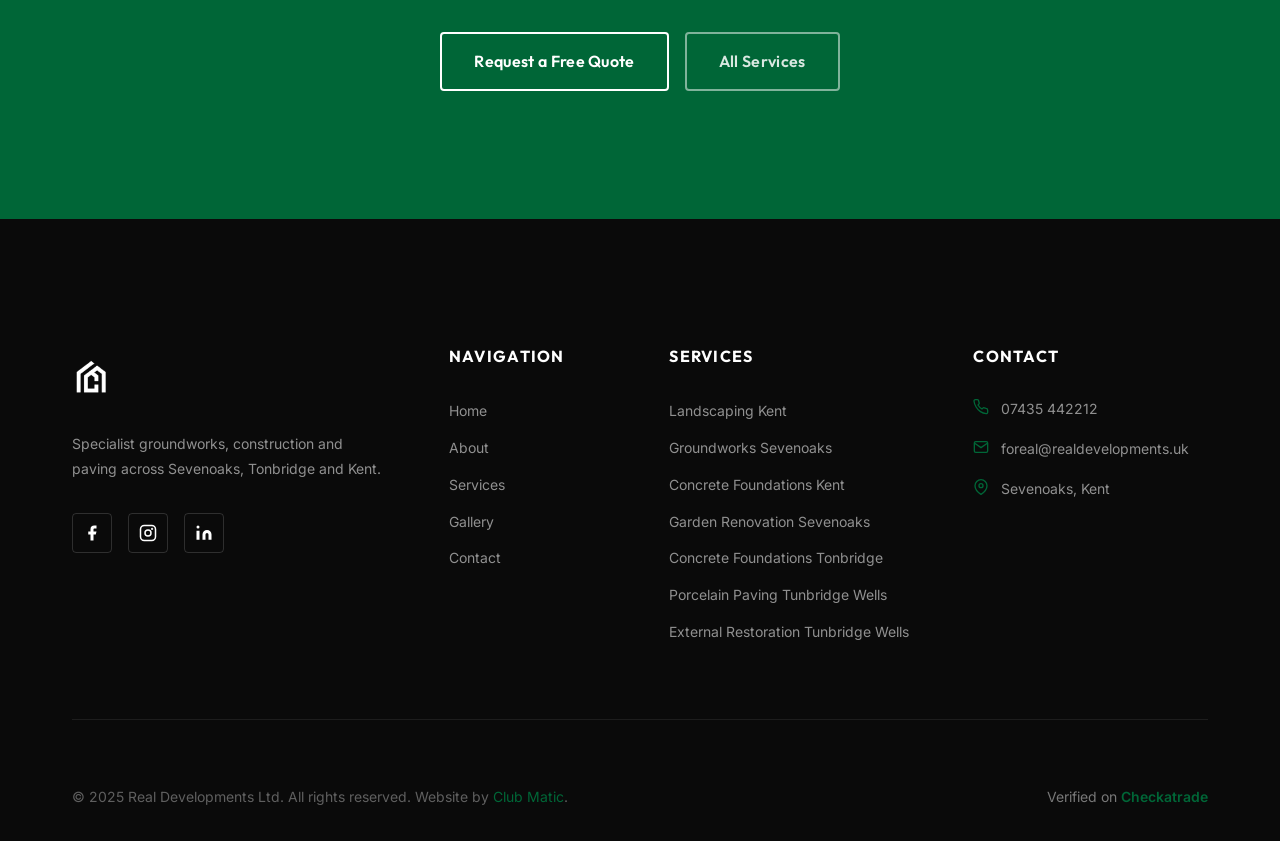
<file: garden-renovation.html>
﻿<!DOCTYPE html>
<html lang="en">
<head>
  <meta charset="UTF-8">
  <meta name="viewport" content="width=device-width, initial-scale=1.0">
  <!-- Google tag (gtag.js) -->
  <script async src="https://www.googletagmanager.com/gtag/js?id=G-SCVH1C0V96"></script>
  <script>
    window.dataLayer = window.dataLayer || [];
    function gtag(){dataLayer.push(arguments);}
    gtag('js', new Date());
    gtag('config', 'G-SCVH1C0V96');
  </script>
  <title>Garden Renovation | Real Developments Ltd, Sevenoaks, Kent</title>
  <meta name="description" content="Full garden renovation across Sevenoaks, Tonbridge and Kent. Clearing, levelling, paving, turf, fencing and planting, one team, one quote. Real Developments Ltd. Call 07435 442212.">
  <link rel="canonical" href="https://www.realdevelopments.uk/garden-renovation.html">
  <meta property="og:title" content="Garden Renovation | Real Developments Ltd">
  <meta property="og:description" content="Full garden renovations across Kent, clearing, levelling, paving, turf, planting and fencing managed by one team on one quote.">
  <meta property="og:url" content="https://www.realdevelopments.uk/garden-renovation.html">
  <link rel="icon" type="image/png" sizes="32x32" href="/assets/favicons/favicon-32x32.png">
  <link rel="icon" type="image/png" sizes="16x16" href="/assets/favicons/favicon-16x16.png">
  <link rel="apple-touch-icon" sizes="180x180" href="/assets/favicons/apple-touch-icon.png">
  <link rel="manifest" href="/assets/favicons/site.webmanifest">
  <meta name="theme-color" content="#006637">
  <link rel="stylesheet" href="css/style.css?v=3">
</head>
<body>

  <nav id="nav" class="scrolled" aria-label="Main navigation">
    <div class="container">
      <div class="nav__inner">
        <a href="index.html" class="nav__logo" aria-label="Real Developments Ltd home">
          <img src="assets/images/LOGO-transparent.png" alt="Real Developments Ltd">
        </a>
        <ul class="nav__links" role="list">
          <li><a href="index.html">Home</a></li>
          <li><a href="about.html">About</a></li>
          <li><a href="services.html" class="active">Services</a></li>
          <li><a href="gallery.html">Gallery</a></li>
          <li><a href="contact.html">Contact</a></li>
        </ul>
        <div class="nav__right">
          <a href="tel:+447435442212" class="nav__phone">07435 442212</a>
          <a href="contact.html" class="btn btn--primary">Get a Quote</a>
        </div>
        <button class="nav__burger" id="navBurger" aria-label="Toggle menu" aria-expanded="false">
          <span></span><span></span><span></span>
        </button>
      </div>
    </div>
  </nav>

  <div class="nav__overlay" id="navOverlay"></div>
  <nav class="nav__mobile" id="navMobile" aria-label="Mobile navigation">
    <a href="index.html">Home</a>
    <a href="about.html">About</a>
    <a href="services.html">Services</a>
    <a href="gallery.html">Gallery</a>
    <a href="contact.html">Contact</a>
    <a href="contact.html" class="btn btn--primary mt-md">Get a Free Quote</a>
  </nav>

  <main>
    <header class="page-header" aria-label="Page header" style="position:relative;background-image:url('assets/images/uploads/fencing-panel-garden.jpg');background-size:cover;background-position:center;">
        <div style="position:absolute;inset:0;background:rgba(0,0,0,0.62);backdrop-filter:blur(4px);z-index:0;"></div>
      <div class="container page-header__content" style="position:relative;z-index:1;">
        <span class="section-label" style="color:var(--green);">Our Services</span>
        <h1>Garden Renovation</h1>
        <p>Complete garden transformations from start to finish. One team, one quote, zero hassle.</p>
      </div>
    </header>

    <section class="section" aria-labelledby="garden-renovation-heading">
      <div class="container">
        <div class="location-content">

          <div class="location-content__body fade-up">
            <h2 id="garden-renovation-heading" class="section-title">Your Garden, Completely Transformed</h2>

            <p>A full garden renovation is one of the biggest improvements you can make to a home, and one of the most complex to get right. It involves groundworks, drainage, hard landscaping, soft planting, structures and finishing details, all of which need to come together in the right order to create an outdoor space that works properly and looks outstanding.</p>

            <p>At Real Developments Ltd, we manage the whole process. From initial clearance and levelling through to the final planting scheme, we handle every stage, which means one point of contact, one coordinated schedule, and one accountable team from start to finish. We work across Sevenoaks, Tonbridge, Tunbridge Wells and throughout Kent.</p>

            <!-- Photo gallery -->
            <div class="service-detail-gallery">
              <img src="assets/images/uploads/paving-grey-stone-patio.jpg" alt="Completed garden renovation with grey stone paving" loading="lazy">
              <img src="assets/images/uploads/paving-sandstone-curved-patio.jpg" alt="Garden renovation with sandstone patio and steps" loading="lazy">
              <img src="assets/images/uploads/fencing-panel-garden.jpg" alt="New fencing as part of full garden renovation" loading="lazy">
            </div>

            <h3 class="section-title" style="font-size:var(--text-xl);margin-top:var(--space-lg);margin-bottom:var(--space-md);">What a Full Garden Renovation Includes</h3>

            <div class="service-types-grid">
              <div class="service-type-card">
                <h4>Clearance &amp; Groundworks</h4>
                <p>We start by clearing the existing garden, removing old structures, decking, overgrown planting and waste. We then level the site, address any drainage issues, and prepare a clean base for everything that follows. This stage sets up every phase that comes after, so we never rush it.</p>
              </div>
              <div class="service-type-card">
                <h4>Hard Landscaping</h4>
                <p>New paving, pathways, steps, driveways and retaining walls form the bones of the garden design. We lay all surface materials on a properly prepared sub-base with correct drainage falls, whether that's sandstone, porcelain, block paving, resin, or a combination of materials that suits the property and your preferences.</p>
              </div>
              <div class="service-type-card">
                <h4>Fencing &amp; Boundary Work</h4>
                <p>New or replacement boundary fencing, garden dividers and decorative screening. We install closeboard, feather-edge, split rail, post and rail, and contemporary slatted fencing, all with proper concrete footings and a consistent, finished appearance around the entire plot.</p>
              </div>
              <div class="service-type-card">
                <h4>Soft Landscaping &amp; Planting</h4>
                <p>New turf, topsoil, planted borders, raised beds, hedging and trees. Once the hard landscaping is complete, we bring the garden to life with the planting scheme, working to create the right balance of structure, colour and seasonal interest for the garden's size and aspect.</p>
              </div>
            </div>

            <p style="margin-top:var(--space-lg);">Every renovation project starts with a proper site visit. We'll walk the garden with you, understand what you want to achieve, and put together a realistic, itemised quote. No vague estimates, no unexpected extras. Just a clear price for a clear scope of work.</p>

            <p>If you're ready to turn your garden into something you'll actually use and enjoy, call Ryan directly on <a href="tel:+447435442212">07435 442212</a> or use our <a href="contact.html">enquiry form</a> to get things started.</p>
          </div>

          <aside class="location-content__sidebar fade-up stagger-2">
            <div class="location-sidebar-card">
              <h3>Get a Free Quote</h3>
              <p style="font-size:var(--text-sm);color:#555;margin-bottom:var(--space-md);">Tell us about your garden and the transformation you're looking for. We'll provide a full, itemised quote.</p>
              <a href="contact.html" class="btn btn--primary">Request a Quote</a>
              <a href="tel:+447435442212" class="btn btn--outline-green">Call 07435 442212</a>
              <div style="margin-top:var(--space-md);padding-top:var(--space-md);border-top:1px solid #E0E0E0;">
                <p style="font-size:var(--text-sm);color:#666;margin-bottom:0.5rem;font-weight:600;font-family:'Outfit',sans-serif;">Other Services</p>
                <ul style="padding:0;">
                  <li style="margin-bottom:0.4rem;"><a href="concrete-foundations.html" style="font-size:var(--text-sm);color:var(--green);">Concrete Foundations</a></li>
                  <li style="margin-bottom:0.4rem;"><a href="external-restoration.html" style="font-size:var(--text-sm);color:var(--green);">External Restoration</a></li>
                  <li style="margin-bottom:0.4rem;"><a href="landscaping.html" style="font-size:var(--text-sm);color:var(--green);">Landscaping</a></li>
                  <li><a href="services.html" style="font-size:var(--text-sm);color:var(--green);">All Services</a></li>
                </ul>
              </div>
            </div>
          </aside>

        </div>
      </div>
    </section>

    <section class="section--green impact-cta" aria-label="Call to action">
      <div class="container">
        <h2 class="fade-up">Ready to Renovate Your Garden?</h2>
        <p class="fade-up stagger-1">One team, one quote, one guaranteed result. Free site visit across Kent.</p>
        <a href="tel:+447435442212" class="impact-cta__phone fade-up stagger-2">07435 442212</a>
        <div class="impact-cta__actions fade-up stagger-3">
          <a href="contact.html" class="btn btn--outline">Request a Free Quote</a>
          <a href="services.html" class="btn btn--outline" style="border-color:rgba(255,255,255,0.5);color:rgba(255,255,255,0.85);">All Services</a>
        </div>
      </div>
    </section>
  </main>

  <footer class="footer" aria-label="Site footer">
    <div class="container">
      <div class="footer__grid">
        <div class="footer__brand">
          <img src="assets/images/LOGO-transparent.png" alt="Real Developments Ltd">
          <p>Specialist groundworks, construction and paving across Sevenoaks, Tonbridge and Kent.</p>
          <div class="footer__social">
            <a href="https://facebook.com/Ryan777g" target="_blank" rel="noopener noreferrer" aria-label="Facebook"><svg viewBox="0 0 24 24" fill="currentColor" aria-hidden="true"><path d="M18 2h-3a5 5 0 0 0-5 5v3H7v4h3v8h4v-8h3l1-4h-4V7a1 1 0 0 1 1-1h3z"/></svg></a>
            <a href="https://instagram.com/realdevelopmentsltd" target="_blank" rel="noopener noreferrer" aria-label="Instagram"><svg viewBox="0 0 24 24" fill="none" stroke="currentColor" stroke-width="2" aria-hidden="true"><rect x="2" y="2" width="20" height="20" rx="5"/><circle cx="12" cy="12" r="4"/><circle cx="17.5" cy="6.5" r="0.5" fill="currentColor"/></svg></a>
            <a href="https://www.linkedin.com/in/ryan-cunningham-988664400" target="_blank" rel="noopener noreferrer" aria-label="LinkedIn"><svg viewBox="0 0 24 24" fill="currentColor" aria-hidden="true"><path d="M16 8a6 6 0 0 1 6 6v7h-4v-7a2 2 0 0 0-2-2 2 2 0 0 0-2 2v7h-4v-7a6 6 0 0 1 6-6z"/><rect x="2" y="9" width="4" height="12"/><circle cx="4" cy="4" r="2"/></svg></a>
          </div>
        </div>
        <div class="footer__col">
          <h4>Navigation</h4>
          <ul>
            <li><a href="index.html">Home</a></li>
            <li><a href="about.html">About</a></li>
            <li><a href="services.html">Services</a></li>
            <li><a href="gallery.html">Gallery</a></li>
            <li><a href="contact.html">Contact</a></li>
          </ul>
        </div>
        <div class="footer__col">
          <h4>Services</h4>
          <ul>
            <li><a href="landscaping.html">Landscaping Kent</a></li>
            <li><a href="groundworks-sevenoaks.html">Groundworks Sevenoaks</a></li>
            <li><a href="concrete-foundations.html">Concrete Foundations Kent</a></li>
            <li><a href="garden-renovation.html">Garden Renovation Sevenoaks</a></li>
            <li><a href="concrete-foundations-tonbridge.html">Concrete Foundations Tonbridge</a></li>
            <li><a href="porcelain-paving-tunbridge-wells.html">Porcelain Paving Tunbridge Wells</a></li>
            <li><a href="external-restoration.html">External Restoration Tunbridge Wells</a></li>
          </ul>
        </div>
        <div class="footer__col">
          <h4>Contact</h4>
          <div class="footer__contact-item"><svg width="16" height="16" viewBox="0 0 24 24" fill="none" stroke="currentColor" stroke-width="2" aria-hidden="true"><path d="M22 16.92v3a2 2 0 0 1-2.18 2 19.79 19.79 0 0 1-8.63-3.07A19.5 19.5 0 0 1 4.69 12 19.79 19.79 0 0 1 1.56 3.36 2 2 0 0 1 3.53 1H6.5a2 2 0 0 1 2 1.72 12.84 12.84 0 0 0 .7 2.81 2 2 0 0 1-.45 2.11L7.5 9a16 16 0 0 0 6 6l1.27-1.27a2 2 0 0 1 2.11-.45 12.84 12.84 0 0 0 2.81.7A2 2 0 0 1 21.73 16a2 2 0 0 0 .27.92z"/></svg><a href="tel:+447435442212">07435 442212</a></div>
          <div class="footer__contact-item"><svg width="16" height="16" viewBox="0 0 24 24" fill="none" stroke="currentColor" stroke-width="2" aria-hidden="true"><path d="M4 4h16c1.1 0 2 .9 2 2v12c0 1.1-.9 2-2 2H4c-1.1 0-2-.9-2-2V6c0-1.1.9-2 2-2z"/><polyline points="22,6 12,13 2,6"/></svg><a href="mailto:foreal@realdevelopments.uk">foreal@realdevelopments.uk</a></div>
          <div class="footer__contact-item"><svg width="16" height="16" viewBox="0 0 24 24" fill="none" stroke="currentColor" stroke-width="2" aria-hidden="true"><path d="M21 10c0 7-9 13-9 13s-9-6-9-13a9 9 0 0 1 18 0z"/><circle cx="12" cy="10" r="3"/></svg><span>Sevenoaks, Kent</span></div>
        </div>
      </div>
      <div class="footer__bottom">
        <p class="footer__copy">&copy; 2025 Real Developments Ltd. All rights reserved. Website by <a href="https://clubmaticuk.com" target="_blank" rel="noopener noreferrer">Club Matic</a>.</p>
        <p class="footer__checkatrade">Verified on <a href="https://www.checkatrade.com/trades/realdevelopments" target="_blank" rel="noopener noreferrer">Checkatrade</a></p>
      </div>
    </div>
  </footer>

  <script src="js/main.js"></script>
</body>
</html>
</file>
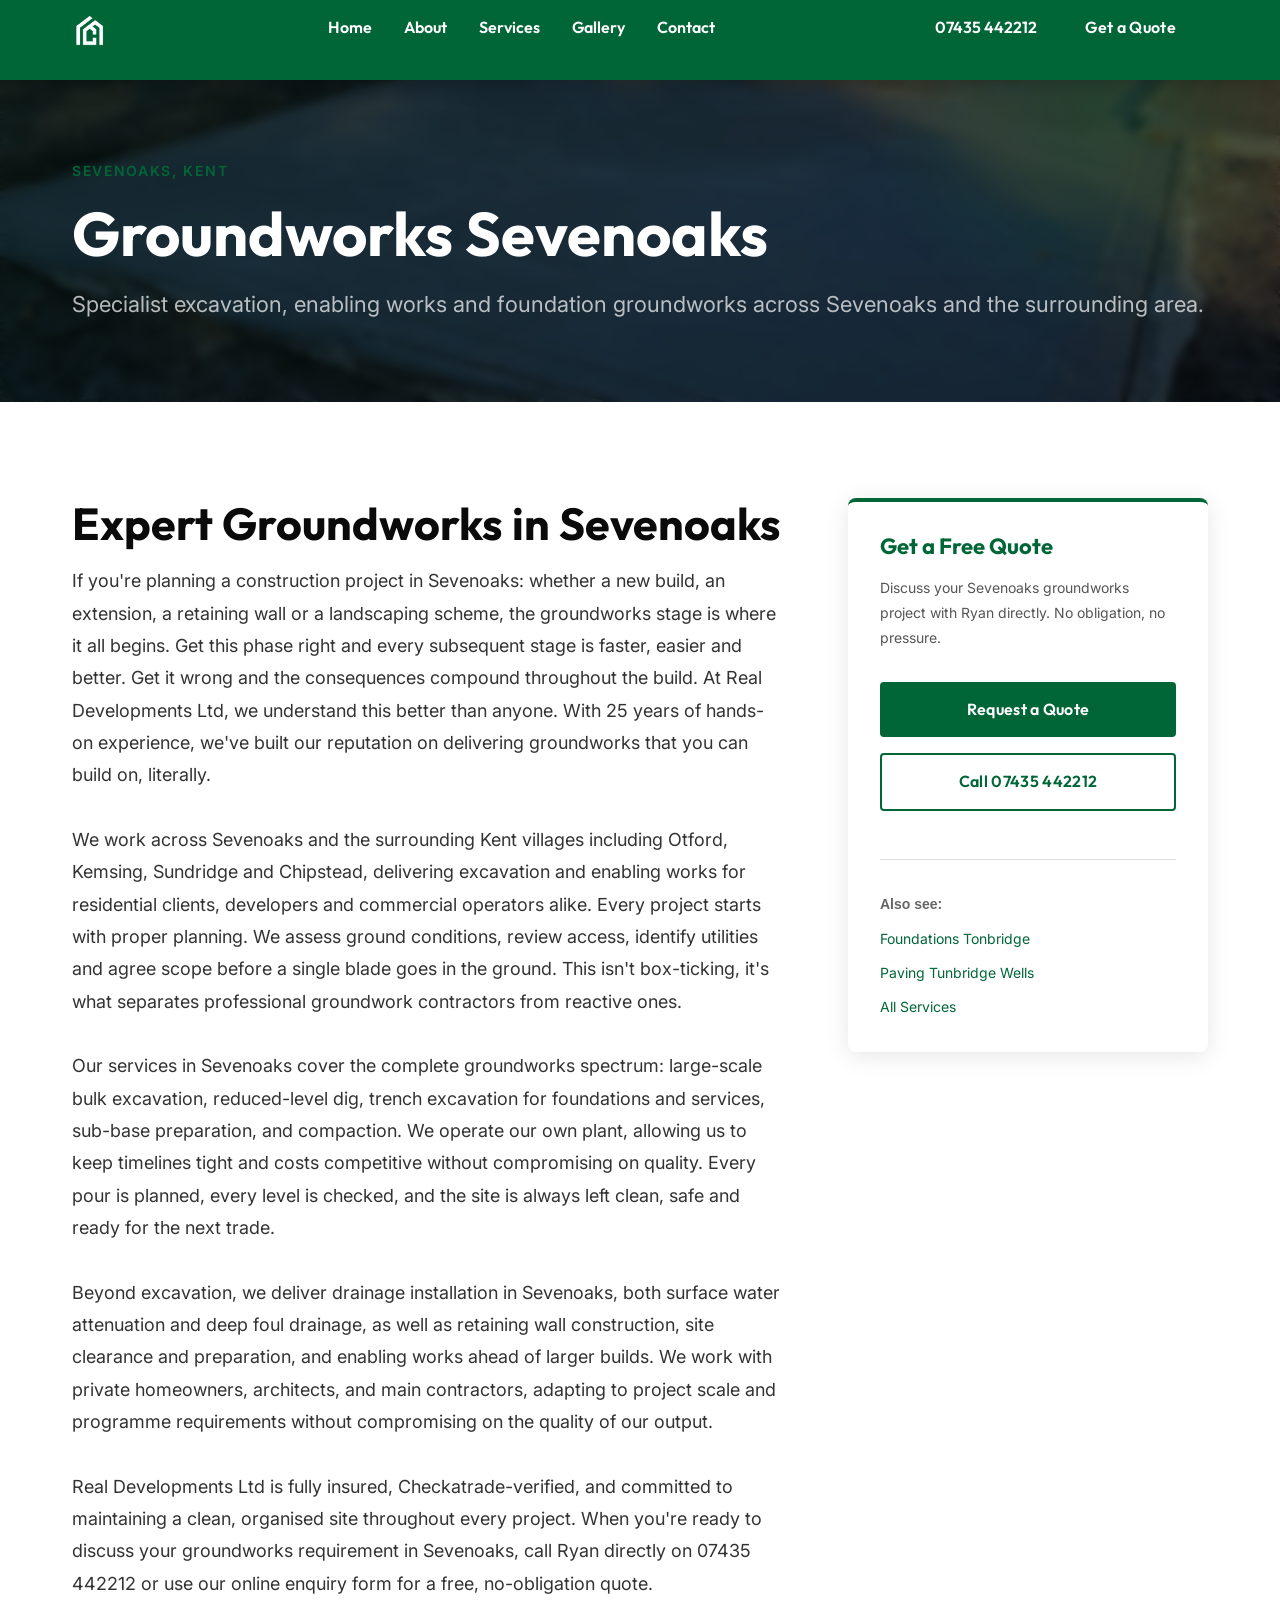
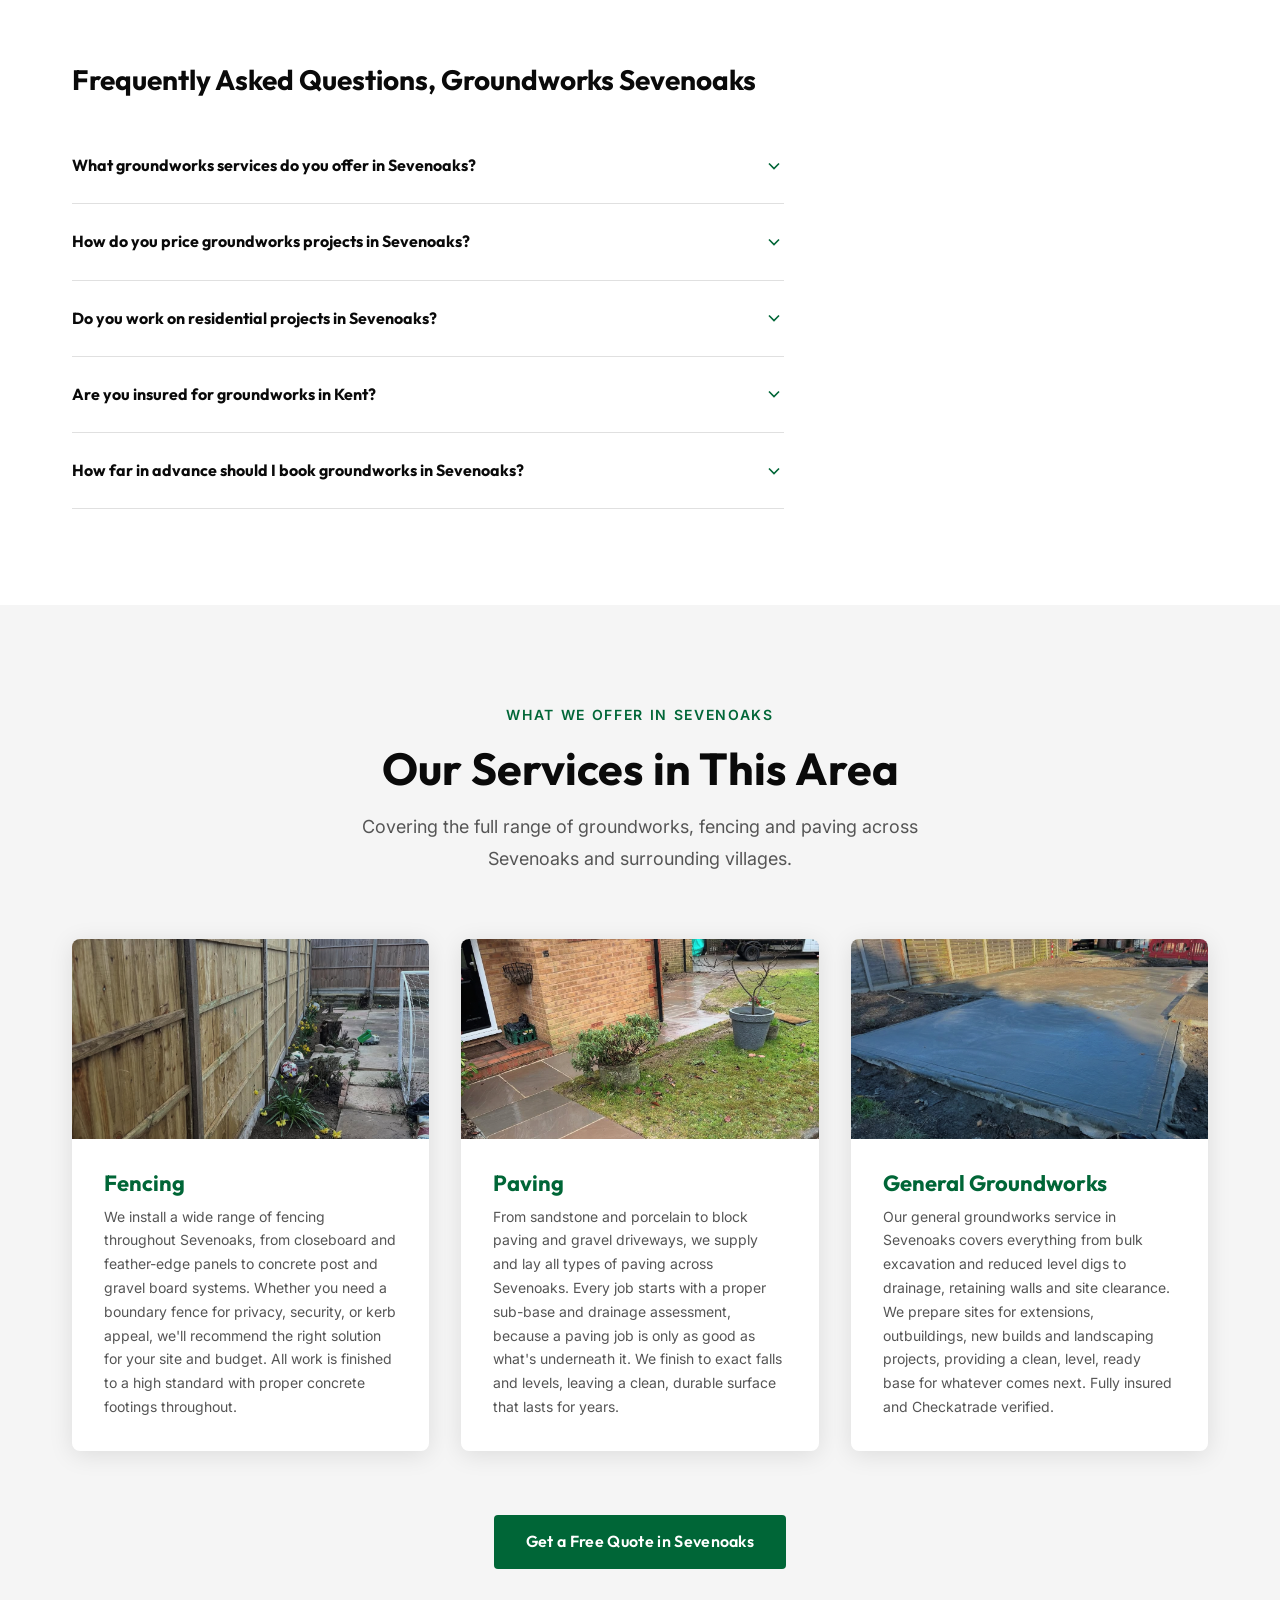
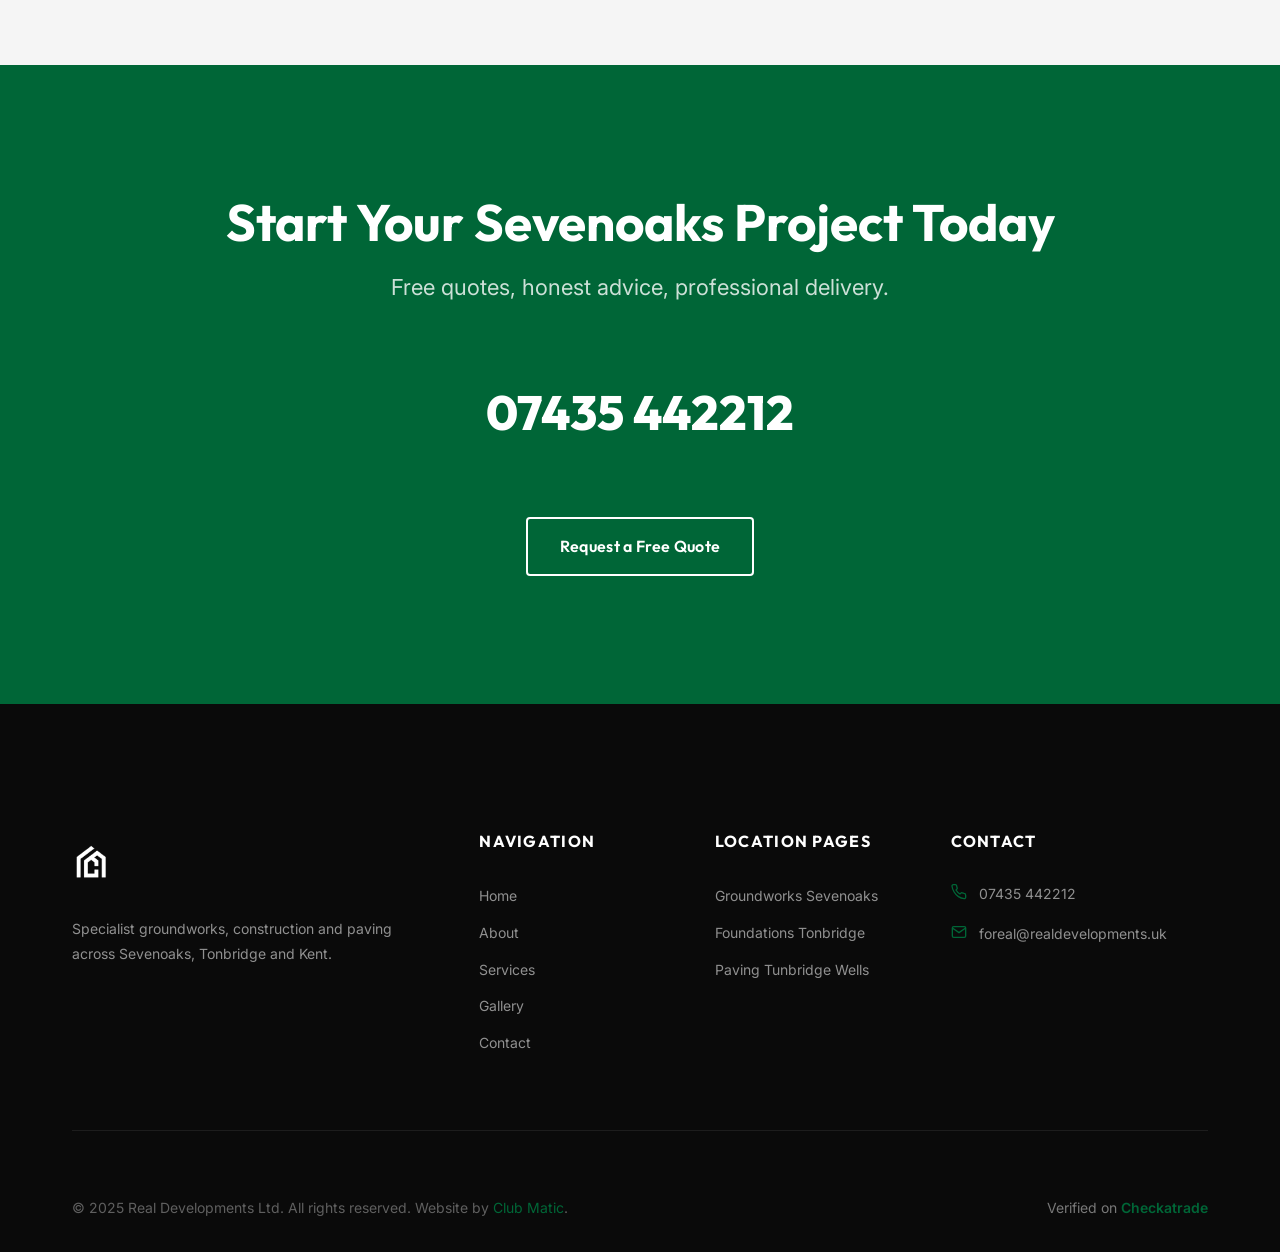
<file: groundworks-sevenoaks.html>
﻿<!DOCTYPE html>
<html lang="en">
<head>
  <meta charset="UTF-8">
  <meta name="viewport" content="width=device-width, initial-scale=1.0">
  <!-- Google tag (gtag.js) -->
  <script async src="https://www.googletagmanager.com/gtag/js?id=G-SCVH1C0V96"></script>
  <script>
    window.dataLayer = window.dataLayer || [];
    function gtag(){dataLayer.push(arguments);}
    gtag('js', new Date());
    gtag('config', 'G-SCVH1C0V96');
  </script>
  <title>Groundworks Sevenoaks | Foundation Excavation & Enabling Works Kent</title>
  <meta name="description" content="Expert groundworks and excavation in Sevenoaks, Kent. Real Developments Ltd delivers large-scale foundation excavation, enabling works, drainage and site preparation. Call 07435 442212 for a free quote.">
  <link rel="canonical" href="https://www.realdevelopments.uk/groundworks-sevenoaks.html">
  <meta property="og:title" content="Groundworks Sevenoaks | Real Developments Ltd">
  <meta property="og:description" content="Specialist groundworks and excavation in Sevenoaks. Foundation work, enabling works, drainage and site clearance. Free quotes available.">
  <meta property="og:url" content="https://www.realdevelopments.uk/groundworks-sevenoaks.html">
  <link rel="icon" type="image/png" sizes="32x32" href="/assets/favicons/favicon-32x32.png">
  <link rel="icon" type="image/png" sizes="16x16" href="/assets/favicons/favicon-16x16.png">
  <link rel="apple-touch-icon" sizes="180x180" href="/assets/favicons/apple-touch-icon.png">
  <link rel="manifest" href="/assets/favicons/site.webmanifest">
  <meta name="theme-color" content="#006637">
  <link rel="stylesheet" href="css/style.css?v=3">

  <!-- LocalBusiness Schema, Sevenoaks Groundworks -->
  <script type="application/ld+json">
  {
    "@context": "https://schema.org",
    "@type": "LocalBusiness",
    "name": "Real Developments Ltd",
    "description": "Specialist groundworks, foundation excavation, drainage and enabling works in Sevenoaks, Kent.",
    "url": "https://www.realdevelopments.uk/groundworks-sevenoaks.html",
    "telephone": "+447435442212",
    "email": "foreal@realdevelopments.uk",
    "address": {
      "@type": "PostalAddress",
      "addressLocality": "Sevenoaks",
      "addressRegion": "Kent",
      "addressCountry": "GB"
    },
    "areaServed": {
      "@type": "City",
      "name": "Sevenoaks"
    },
    "serviceType": ["Groundworks", "Foundation Excavation", "Enabling Works", "Drainage Installation", "Site Clearance"],
    "aggregateRating": {
      "@type": "AggregateRating",
      "ratingValue": "5.0",
      "reviewCount": "50"
    }
  }
  </script>
  <!-- FAQ Schema -->
  <script type="application/ld+json">
  {
    "@context": "https://schema.org",
    "@type": "FAQPage",
    "mainEntity": [
      {"@type":"Question","name":"What groundworks services do you offer in Sevenoaks?","acceptedAnswer":{"@type":"Answer","text":"We offer the full range of groundworks in Sevenoaks including foundation excavation, bulk dig, reduced levels, enabling works, drainage design and installation, retaining walls, and site clearance."}},
      {"@type":"Question","name":"How do you price groundworks in Sevenoaks?","acceptedAnswer":{"@type":"Answer","text":"All groundworks projects in Sevenoaks are priced on enquiry. We provide a detailed, no-obligation quote based on your specific project scope and site conditions. Contact us on 07435 442212."}},
      {"@type":"Question","name":"Do you work on residential projects in Sevenoaks?","acceptedAnswer":{"@type":"Answer","text":"Yes. We work on residential projects of all sizes across Sevenoaks, from single-property foundation works and driveway preparation to large-scale residential enabling works."}},
      {"@type":"Question","name":"Are you insured for groundworks in Kent?","acceptedAnswer":{"@type":"Answer","text":"Yes. Real Developments Ltd carries full public liability insurance for all groundworks and construction activities across Sevenoaks and the wider Kent area."}},
      {"@type":"Question","name":"How far in advance should I book groundworks in Sevenoaks?","acceptedAnswer":{"@type":"Answer","text":"We recommend making contact as early as possible, particularly for larger foundation and excavation projects. We typically advise 4–8 weeks lead time, though we can often accommodate urgent enquiries."}}
    ]
  }
  </script>
</head>
<body>

  <nav id="nav" class="scrolled" aria-label="Main navigation">
    <div class="container">
      <div class="nav__inner">
        <a href="index.html" class="nav__logo" aria-label="Real Developments Ltd home">
          <img src="assets/images/LOGO-transparent.png" alt="Real Developments Ltd">
        </a>
        <ul class="nav__links" role="list">
          <li><a href="index.html">Home</a></li>
          <li><a href="about.html">About</a></li>
          <li><a href="services.html">Services</a></li>
          <li><a href="gallery.html">Gallery</a></li>
          <li><a href="contact.html">Contact</a></li>
        </ul>
        <div class="nav__right">
          <a href="tel:+447435442212" class="nav__phone">07435 442212</a>
          <a href="contact.html" class="btn btn--primary">Get a Quote</a>
        </div>
        <button class="nav__burger" id="navBurger" aria-label="Toggle menu" aria-expanded="false">
          <span></span><span></span><span></span>
        </button>
      </div>
    </div>
  </nav>

  <div class="nav__overlay" id="navOverlay"></div>
  <nav class="nav__mobile" id="navMobile" aria-label="Mobile navigation">
    <a href="index.html">Home</a>
    <a href="about.html">About</a>
    <a href="services.html">Services</a>
    <a href="gallery.html">Gallery</a>
    <a href="contact.html">Contact</a>
    <a href="contact.html" class="btn btn--primary mt-md">Get a Free Quote</a>
  </nav>

  <main>
    <header class="page-header" aria-label="Page header" style="position:relative;background-image:url('assets/images/uploads/concrete-foundation-slab.jpg');background-size:cover;background-position:center;">
        <div style="position:absolute;inset:0;background:rgba(0,0,0,0.62);backdrop-filter:blur(4px);z-index:0;"></div>
      <div class="container page-header__content" style="position:relative;z-index:1;">
        <span class="section-label" style="color:var(--green);">Sevenoaks, Kent</span>
        <h1>Groundworks Sevenoaks</h1>
        <p>Specialist excavation, enabling works and foundation groundworks across Sevenoaks and the surrounding area.</p>
      </div>
    </header>

    <section class="section" aria-labelledby="sevenoaks-content-heading">
      <div class="container">
        <div class="location-content">

          <!-- Main body -->
          <div class="location-content__body fade-up">
            <h2 id="sevenoaks-content-heading" class="section-title">Expert Groundworks in Sevenoaks</h2>

            <p>If you're planning a construction project in Sevenoaks: whether a new build, an extension, a retaining wall or a landscaping scheme, the groundworks stage is where it all begins. Get this phase right and every subsequent stage is faster, easier and better. Get it wrong and the consequences compound throughout the build. At Real Developments Ltd, we understand this better than anyone. With 25 years of hands-on experience, we've built our reputation on delivering groundworks that you can build on, literally.</p>

            <p>We work across Sevenoaks and the surrounding Kent villages including Otford, Kemsing, Sundridge and Chipstead, delivering excavation and enabling works for residential clients, developers and commercial operators alike. Every project starts with proper planning. We assess ground conditions, review access, identify utilities and agree scope before a single blade goes in the ground. This isn't box-ticking, it's what separates professional groundwork contractors from reactive ones.</p>

            <p>Our <a href="services.html">services in Sevenoaks</a> cover the complete groundworks spectrum: large-scale bulk excavation, reduced-level dig, trench excavation for foundations and services, sub-base preparation, and compaction. We operate our own plant, allowing us to keep timelines tight and costs competitive without compromising on quality. Every pour is planned, every level is checked, and the site is always left clean, safe and ready for the next trade.</p>

            <p>Beyond excavation, we deliver <a href="services.html">drainage installation in Sevenoaks</a>, both surface water attenuation and deep foul drainage, as well as retaining wall construction, site clearance and preparation, and enabling works ahead of larger builds. We work with private homeowners, architects, and main contractors, adapting to project scale and programme requirements without compromising on the quality of our output.</p>

            <p>Real Developments Ltd is fully insured, Checkatrade-verified, and committed to maintaining a clean, organised site throughout every project. When you're ready to discuss your groundworks requirement in Sevenoaks, call Ryan directly on <a href="tel:+447435442212">07435 442212</a> or use our <a href="contact.html">online enquiry form</a> for a free, no-obligation quote.</p>

            <!-- FAQs -->
            <div class="faq-list" style="margin-top:var(--space-lg);">
              <h3 class="section-title" style="font-size:var(--text-xl);margin-bottom:var(--space-md);" id="faq-heading">Frequently Asked Questions, Groundworks Sevenoaks</h3>

              <div class="faq-item" data-cms="sevenoaks.faq.0">
                <div class="faq-question" role="button" tabindex="0" aria-expanded="false" aria-controls="faq-sevenoaks-1">
                  What groundworks services do you offer in Sevenoaks?
                  <svg viewBox="0 0 24 24" fill="none" stroke="currentColor" stroke-width="2" aria-hidden="true"><polyline points="6 9 12 15 18 9"/></svg>
                </div>
                <div class="faq-answer" id="faq-sevenoaks-1" role="region">
                  <p>We offer the full range of groundworks in Sevenoaks including foundation excavation, bulk dig, reduced levels, enabling works, drainage design and installation, retaining walls, and site clearance. If your project requires it at ground level, we can deliver it.</p>
                </div>
              </div>

              <div class="faq-item">
                <div class="faq-question" role="button" tabindex="0" aria-expanded="false" aria-controls="faq-sevenoaks-2">
                  How do you price groundworks projects in Sevenoaks?
                  <svg viewBox="0 0 24 24" fill="none" stroke="currentColor" stroke-width="2" aria-hidden="true"><polyline points="6 9 12 15 18 9"/></svg>
                </div>
                <div class="faq-answer" id="faq-sevenoaks-2" role="region">
                  <p>All groundworks projects are priced on enquiry. We provide a detailed, no-obligation quote based on your specific project scope and site conditions. Pricing is never guesswork, we assess the job properly before giving a figure. Contact us on <a href="tel:+447435442212">07435 442212</a> to start the conversation.</p>
                </div>
              </div>

              <div class="faq-item">
                <div class="faq-question" role="button" tabindex="0" aria-expanded="false" aria-controls="faq-sevenoaks-3">
                  Do you work on residential projects in Sevenoaks?
                  <svg viewBox="0 0 24 24" fill="none" stroke="currentColor" stroke-width="2" aria-hidden="true"><polyline points="6 9 12 15 18 9"/></svg>
                </div>
                <div class="faq-answer" id="faq-sevenoaks-3" role="region">
                  <p>Yes. We work on residential projects of all sizes across Sevenoaks, from single-property foundation works and driveway preparation to larger residential enabling works and landscaping groundworks. Private homeowners make up a significant portion of our client base.</p>
                </div>
              </div>

              <div class="faq-item">
                <div class="faq-question" role="button" tabindex="0" aria-expanded="false" aria-controls="faq-sevenoaks-4">
                  Are you insured for groundworks in Kent?
                  <svg viewBox="0 0 24 24" fill="none" stroke="currentColor" stroke-width="2" aria-hidden="true"><polyline points="6 9 12 15 18 9"/></svg>
                </div>
                <div class="faq-answer" id="faq-sevenoaks-4" role="region">
                  <p>Yes. Real Developments Ltd carries full public liability insurance for all groundworks and construction activities across Sevenoaks and the wider Kent area. We're also fully verified on <a href="https://www.checkatrade.com/trades/realdevelopments" target="_blank" rel="noopener noreferrer">Checkatrade</a>, with background checks and trading standards reviewed annually.</p>
                </div>
              </div>

              <div class="faq-item">
                <div class="faq-question" role="button" tabindex="0" aria-expanded="false" aria-controls="faq-sevenoaks-5">
                  How far in advance should I book groundworks in Sevenoaks?
                  <svg viewBox="0 0 24 24" fill="none" stroke="currentColor" stroke-width="2" aria-hidden="true"><polyline points="6 9 12 15 18 9"/></svg>
                </div>
                <div class="faq-answer" id="faq-sevenoaks-5" role="region">
                  <p>We recommend making contact as early as possible, particularly for larger foundation and excavation projects. We typically advise 4–8 weeks lead time, though we can often accommodate urgent enquiries. The earlier we can plan, the better the outcome for all parties.</p>
                </div>
              </div>
            </div>
          </div>

          <!-- Sidebar -->
          <aside class="location-content__sidebar fade-up stagger-2">
            <div class="location-sidebar-card">
              <h3>Get a Free Quote</h3>
              <p style="font-size:var(--text-sm);color:#555;margin-bottom:var(--space-md);">Discuss your Sevenoaks groundworks project with Ryan directly. No obligation, no pressure.</p>
              <a href="contact.html" class="btn btn--primary">Request a Quote</a>
              <a href="tel:+447435442212" class="btn btn--outline-green">Call 07435 442212</a>

              <div style="margin-top:var(--space-md);padding-top:var(--space-md);border-top:1px solid #E0E0E0;">
                <p style="font-size:var(--text-sm);color:#666;margin-bottom:0.5rem;font-weight:600;font-family:'Syne',sans-serif;">Also see:</p>
                <ul style="padding:0;">
                  <li style="margin-bottom:0.4rem;"><a href="concrete-foundations-tonbridge.html" style="font-size:var(--text-sm);color:var(--green);">Foundations Tonbridge</a></li>
                  <li style="margin-bottom:0.4rem;"><a href="porcelain-paving-tunbridge-wells.html" style="font-size:var(--text-sm);color:var(--green);">Paving Tunbridge Wells</a></li>
                  <li><a href="services.html" style="font-size:var(--text-sm);color:var(--green);">All Services</a></li>
                </ul>
              </div>
            </div>
          </aside>

        </div>
      </div>
    </section>

    <!-- -- Services We Offer ---------------------------------- -->
    <section class="section section--light" aria-labelledby="sevenoaks-services-heading">
      <div class="container">
        <div class="text-center fade-up" style="margin-bottom:var(--space-lg);">
          <span class="section-label">What We Offer in Sevenoaks</span>
          <h2 id="sevenoaks-services-heading" class="section-title">Our Services in This Area</h2>
          <p class="section-subtitle" style="margin:0 auto;">Covering the full range of groundworks, fencing and paving across Sevenoaks and surrounding villages.</p>
        </div>

        <div class="location-services-grid">

          <div class="location-service-card fade-up stagger-1">
            <div class="location-service-card__img">
              <img src="assets/images/uploads/fencing-panel-garden.jpg" alt="Fence panels installed in Sevenoaks garden" loading="lazy">
            </div>
            <div class="location-service-card__body">
              <h3>Fencing</h3>
              <p>We install a wide range of fencing throughout Sevenoaks, from closeboard and feather-edge panels to concrete post and gravel board systems. Whether you need a boundary fence for privacy, security, or kerb appeal, we'll recommend the right solution for your site and budget. All work is finished to a high standard with proper concrete footings throughout.</p>
            </div>
          </div>

          <div class="location-service-card fade-up stagger-2">
            <div class="location-service-card__img">
              <img src="assets/images/uploads/paving-sandstone-front-driveway.jpg" alt="Sandstone paving installation in Sevenoaks" loading="lazy">
            </div>
            <div class="location-service-card__body">
              <h3>Paving</h3>
              <p>From sandstone and porcelain to block paving and gravel driveways, we supply and lay all types of paving across Sevenoaks. Every job starts with a proper sub-base and drainage assessment, because a paving job is only as good as what's underneath it. We finish to exact falls and levels, leaving a clean, durable surface that lasts for years.</p>
            </div>
          </div>

          <div class="location-service-card fade-up stagger-3">
            <div class="location-service-card__img">
              <img src="assets/images/uploads/concrete-foundation-slab.jpg" alt="General groundworks in Sevenoaks" loading="lazy">
            </div>
            <div class="location-service-card__body">
              <h3>General Groundworks</h3>
              <p>Our general groundworks service in Sevenoaks covers everything from bulk excavation and reduced level digs to drainage, retaining walls and site clearance. We prepare sites for extensions, outbuildings, new builds and landscaping projects, providing a clean, level, ready base for whatever comes next. Fully insured and Checkatrade verified.</p>
            </div>
          </div>

        </div>

        <div class="text-center mt-lg fade-up">
          <a href="contact.html" class="btn btn--primary">Get a Free Quote in Sevenoaks</a>
        </div>
      </div>
    </section>

    <section class="section--green impact-cta" aria-label="Call to action">
      <div class="container">
        <h2 class="fade-up">Start Your Sevenoaks Project Today</h2>
        <p class="fade-up stagger-1">Free quotes, honest advice, professional delivery.</p>
        <a href="tel:+447435442212" class="impact-cta__phone fade-up stagger-2">07435 442212</a>
        <div class="impact-cta__actions fade-up stagger-3">
          <a href="contact.html" class="btn btn--outline">Request a Free Quote</a>
        </div>
      </div>
    </section>
  </main>

  <footer class="footer" aria-label="Site footer">
    <div class="container">
      <div class="footer__grid">
        <div class="footer__brand">
          <img src="assets/images/LOGO-transparent.png" alt="Real Developments Ltd">
          <p>Specialist groundworks, construction and paving across Sevenoaks, Tonbridge and Kent.</p>
        </div>
        <div class="footer__col">
          <h4>Navigation</h4>
          <ul>
            <li><a href="index.html">Home</a></li>
            <li><a href="about.html">About</a></li>
            <li><a href="services.html">Services</a></li>
            <li><a href="gallery.html">Gallery</a></li>
            <li><a href="contact.html">Contact</a></li>
          </ul>
        </div>
        <div class="footer__col">
          <h4>Location Pages</h4>
          <ul>
            <li><a href="groundworks-sevenoaks.html">Groundworks Sevenoaks</a></li>
            <li><a href="concrete-foundations-tonbridge.html">Foundations Tonbridge</a></li>
            <li><a href="porcelain-paving-tunbridge-wells.html">Paving Tunbridge Wells</a></li>
          </ul>
        </div>
        <div class="footer__col">
          <h4>Contact</h4>
          <div class="footer__contact-item"><svg width="16" height="16" viewBox="0 0 24 24" fill="none" stroke="currentColor" stroke-width="2" aria-hidden="true"><path d="M22 16.92v3a2 2 0 0 1-2.18 2 19.79 19.79 0 0 1-8.63-3.07A19.5 19.5 0 0 1 4.69 12 19.79 19.79 0 0 1 1.56 3.36 2 2 0 0 1 3.53 1H6.5a2 2 0 0 1 2 1.72 12.84 12.84 0 0 0 .7 2.81 2 2 0 0 1-.45 2.11L7.5 9a16 16 0 0 0 6 6l1.27-1.27a2 2 0 0 1 2.11-.45 12.84 12.84 0 0 0 2.81.7A2 2 0 0 1 21.73 16a2 2 0 0 0 .27.92z"/></svg><a href="tel:+447435442212">07435 442212</a></div>
          <div class="footer__contact-item"><svg width="16" height="16" viewBox="0 0 24 24" fill="none" stroke="currentColor" stroke-width="2" aria-hidden="true"><path d="M4 4h16c1.1 0 2 .9 2 2v12c0 1.1-.9 2-2 2H4c-1.1 0-2-.9-2-2V6c0-1.1.9-2 2-2z"/><polyline points="22,6 12,13 2,6"/></svg><a href="mailto:foreal@realdevelopments.uk">foreal@realdevelopments.uk</a></div>
        </div>
      </div>
      <div class="footer__bottom">
        <p class="footer__copy">&copy; 2025 Real Developments Ltd. All rights reserved. Website by <a href="https://clubmaticuk.com" target="_blank" rel="noopener noreferrer">Club Matic</a>.</p>
        <p class="footer__checkatrade">Verified on <a href="https://www.checkatrade.com/trades/realdevelopments" target="_blank" rel="noopener noreferrer">Checkatrade</a></p>
      </div>
    </div>
  </footer>

  <script src="js/main.js"></script>
</body>
</html>
</file>
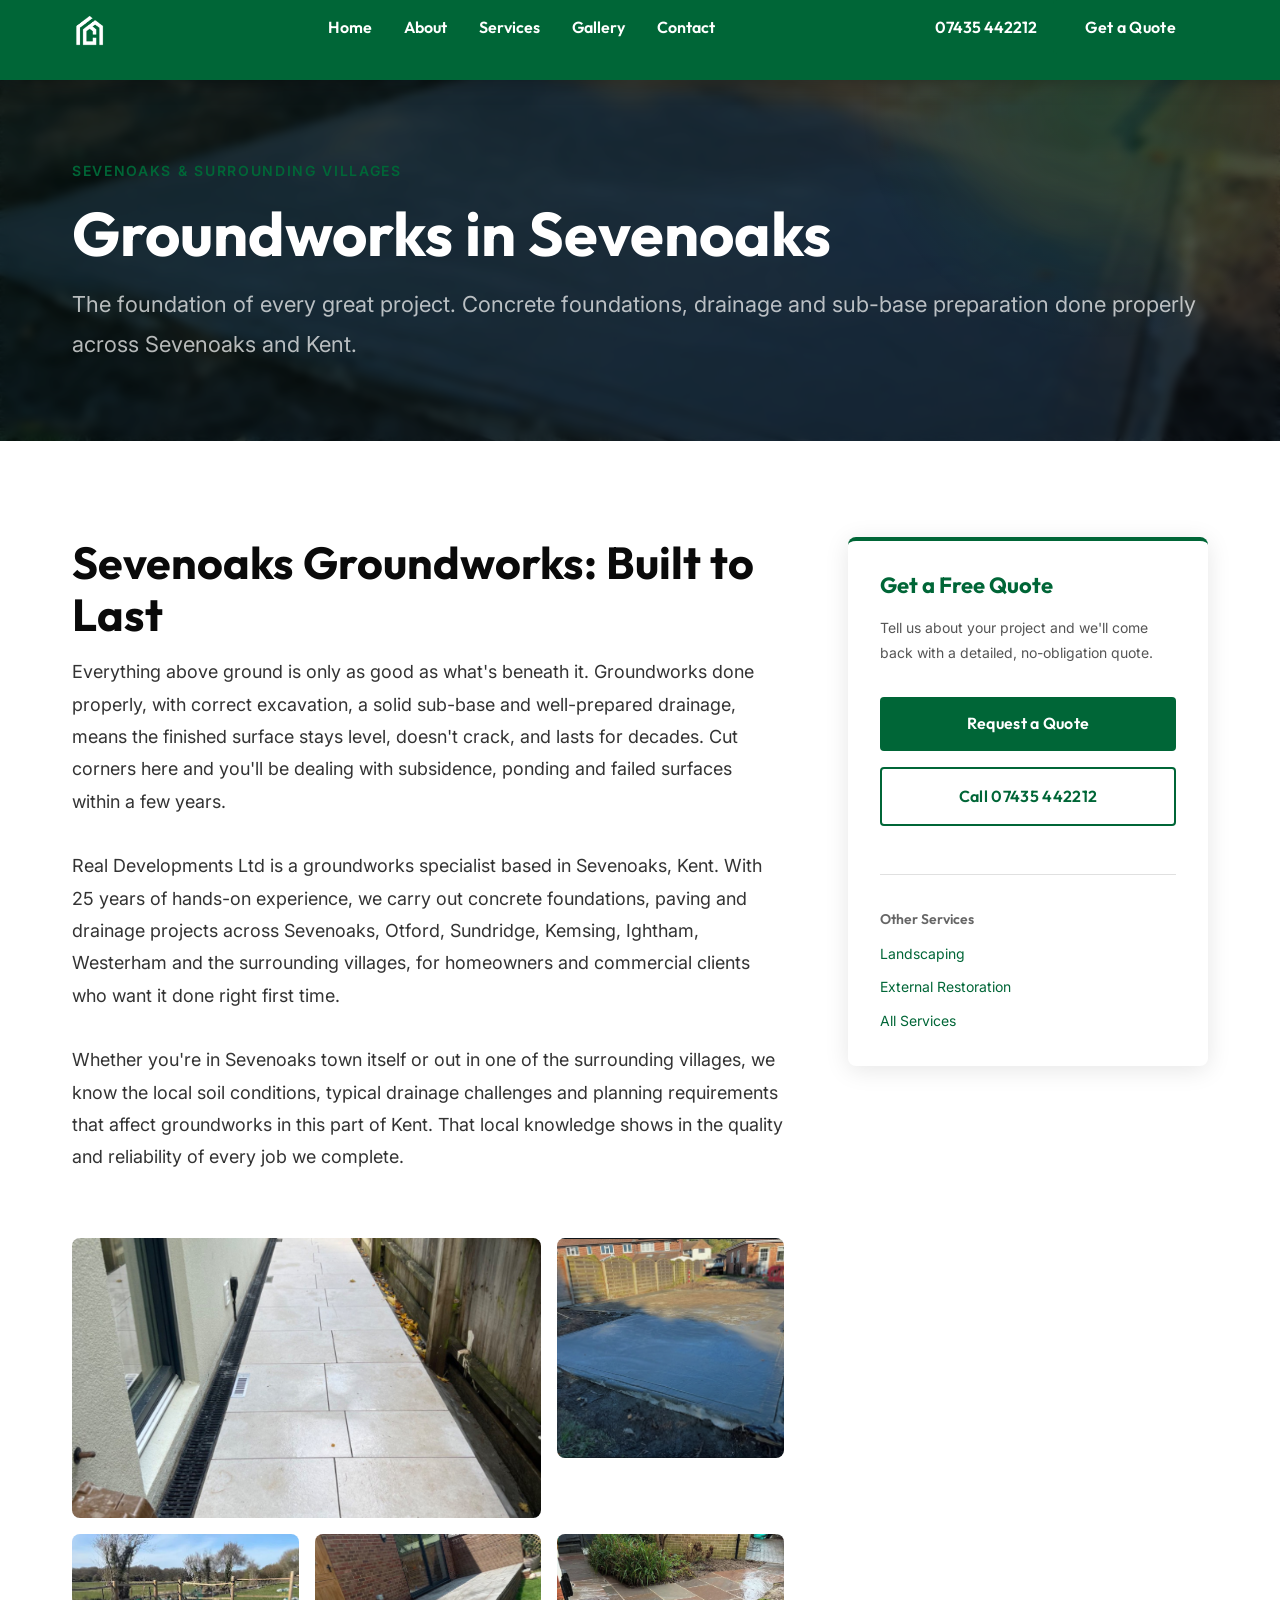
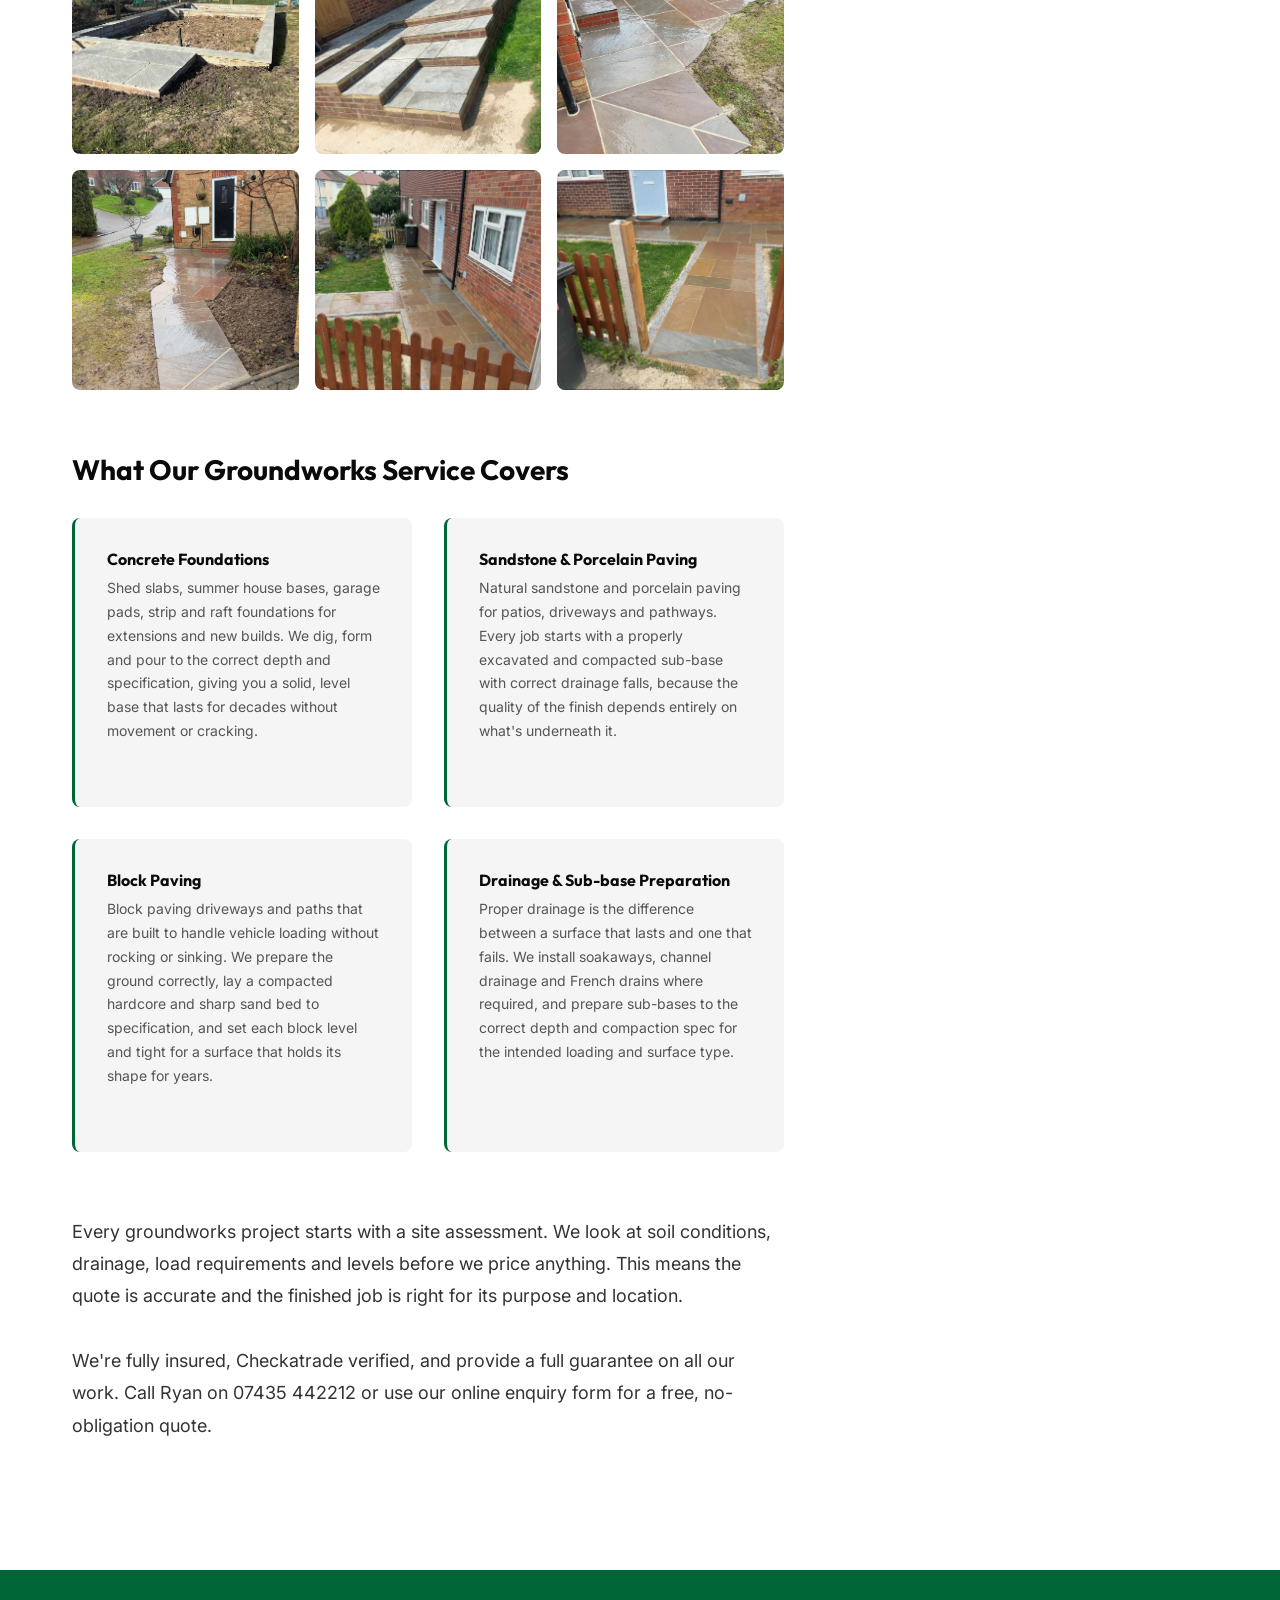
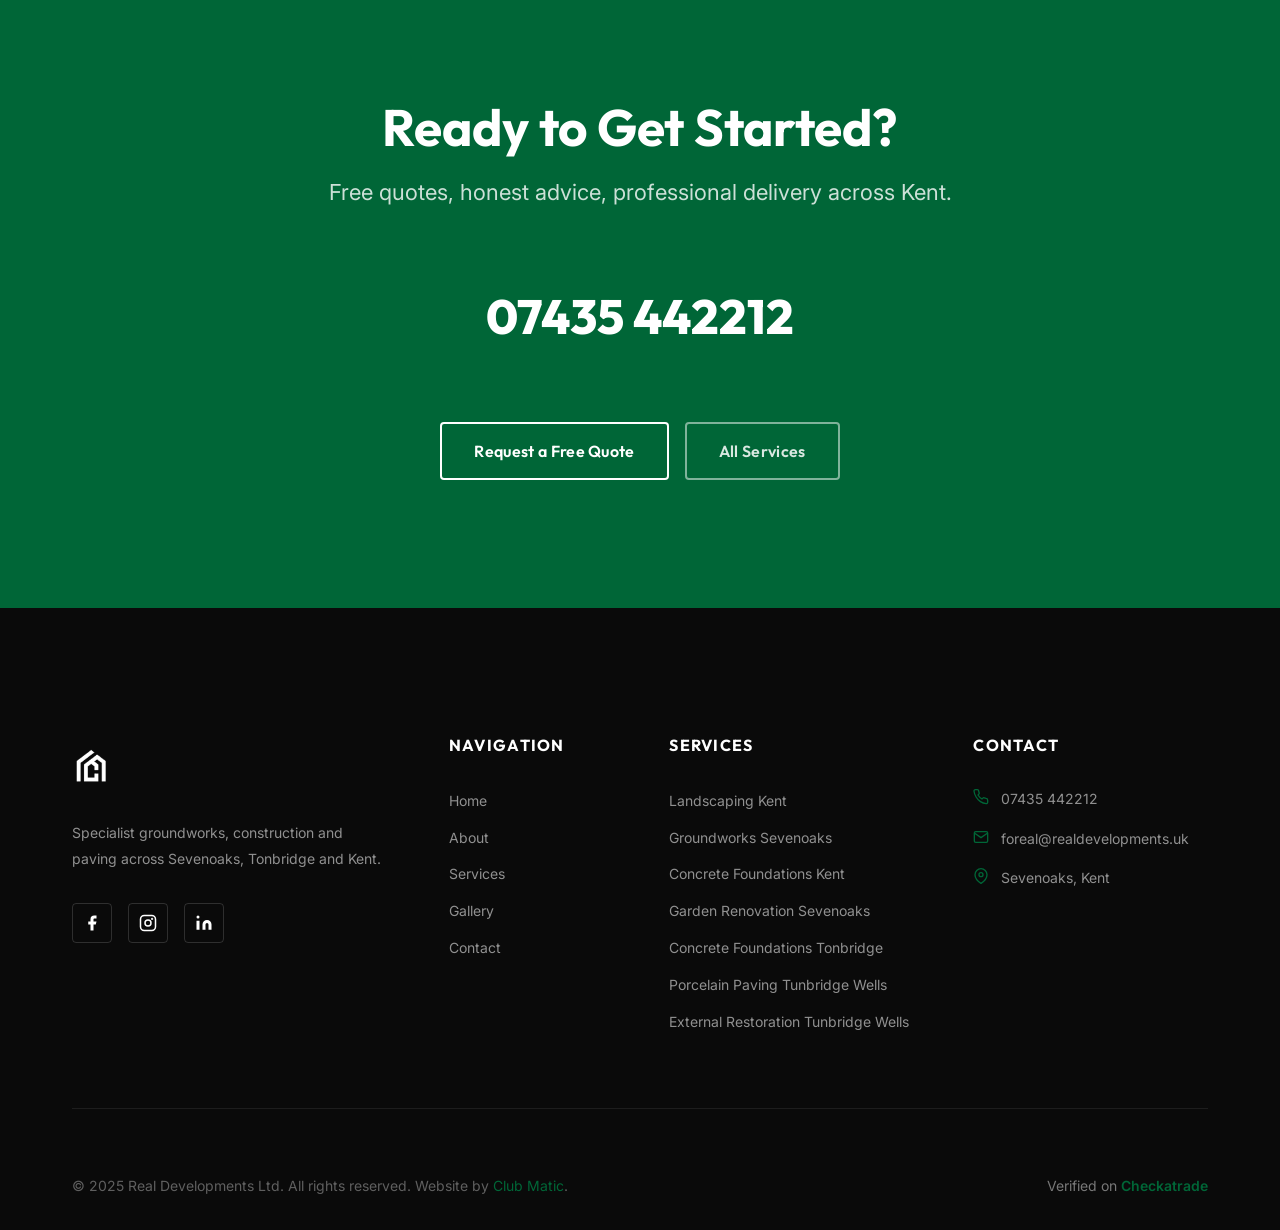
<file: groundworks.html>
﻿<!DOCTYPE html>
<html lang="en">
<head>
  <meta charset="UTF-8">
  <meta name="viewport" content="width=device-width, initial-scale=1.0">
  <!-- Google tag (gtag.js) -->
  <script async src="https://www.googletagmanager.com/gtag/js?id=G-SCVH1C0V96"></script>
  <script>
    window.dataLayer = window.dataLayer || [];
    function gtag(){dataLayer.push(arguments);}
    gtag('js', new Date());
    gtag('config', 'G-SCVH1C0V96');
  </script>
  <title>Groundworks Sevenoaks | Concrete Foundations & Drainage, Real Developments Ltd</title>
  <meta name="description" content="Groundworks specialists based in Sevenoaks, Kent. Concrete foundations, sub-base preparation, drainage and paving for residential and commercial projects across Sevenoaks, Otford, Sundridge and surrounding villages. Call 07435 442212.">
  <link rel="canonical" href="https://www.realdevelopments.uk/groundworks.html">
  <meta property="og:title" content="Groundworks Sevenoaks | Concrete Foundations & Drainage, Real Developments Ltd">
  <meta property="og:description" content="Specialist groundworks in Sevenoaks and surrounding Kent villages, concrete foundations, drainage, paving and sub-base preparation. 25+ years experience.">
  <meta property="og:url" content="https://www.realdevelopments.uk/groundworks.html">
  <link rel="icon" type="image/png" sizes="32x32" href="/assets/favicons/favicon-32x32.png">
  <link rel="icon" type="image/png" sizes="16x16" href="/assets/favicons/favicon-16x16.png">
  <link rel="apple-touch-icon" sizes="180x180" href="/assets/favicons/apple-touch-icon.png">
  <link rel="manifest" href="/assets/favicons/site.webmanifest">
  <meta name="theme-color" content="#006637">
  <link rel="stylesheet" href="css/style.css?v=3">
</head>
<body>

  <nav id="nav" class="scrolled" aria-label="Main navigation">
    <div class="container">
      <div class="nav__inner">
        <a href="index.html" class="nav__logo" aria-label="Real Developments Ltd home">
          <img src="assets/images/LOGO-transparent.png" alt="Real Developments Ltd">
        </a>
        <ul class="nav__links" role="list">
          <li><a href="index.html">Home</a></li>
          <li><a href="about.html">About</a></li>
          <li><a href="services.html" class="active">Services</a></li>
          <li><a href="gallery.html">Gallery</a></li>
          <li><a href="contact.html">Contact</a></li>
        </ul>
        <div class="nav__right">
          <a href="tel:+447435442212" class="nav__phone">07435 442212</a>
          <a href="contact.html" class="btn btn--primary">Get a Quote</a>
        </div>
        <button class="nav__burger" id="navBurger" aria-label="Toggle menu" aria-expanded="false">
          <span></span><span></span><span></span>
        </button>
      </div>
    </div>
  </nav>

  <div class="nav__overlay" id="navOverlay"></div>
  <nav class="nav__mobile" id="navMobile" aria-label="Mobile navigation">
    <a href="index.html">Home</a>
    <a href="about.html">About</a>
    <a href="services.html">Services</a>
    <a href="gallery.html">Gallery</a>
    <a href="contact.html">Contact</a>
    <a href="contact.html" class="btn btn--primary mt-md">Get a Free Quote</a>
  </nav>

  <main>
    <header class="page-header" aria-label="Page header" style="position:relative;background-image:url('assets/images/uploads/concrete-foundation-slab.jpg');background-size:cover;background-position:center;">
        <div style="position:absolute;inset:0;background:rgba(0,0,0,0.62);backdrop-filter:blur(4px);z-index:0;"></div>
      <div class="container page-header__content" style="position:relative;z-index:1;">
        <span class="section-label" style="color:var(--green);">Sevenoaks &amp; Surrounding Villages</span>
        <h1>Groundworks in Sevenoaks</h1>
        <p>The foundation of every great project. Concrete foundations, drainage and sub-base preparation done properly across Sevenoaks and Kent.</p>
      </div>
    </header>

    <section class="section" aria-labelledby="groundworks-heading">
      <div class="container">
        <div class="location-content">

          <div class="location-content__body fade-up">
            <h2 id="groundworks-heading" class="section-title">Sevenoaks Groundworks: Built to Last</h2>

            <p>Everything above ground is only as good as what's beneath it. Groundworks done properly, with correct excavation, a solid sub-base and well-prepared drainage, means the finished surface stays level, doesn't crack, and lasts for decades. Cut corners here and you'll be dealing with subsidence, ponding and failed surfaces within a few years.</p>

            <p>Real Developments Ltd is a groundworks specialist based in Sevenoaks, Kent. With 25 years of hands-on experience, we carry out concrete foundations, paving and drainage projects across Sevenoaks, Otford, Sundridge, Kemsing, Ightham, Westerham and the surrounding villages, for homeowners and commercial clients who want it done right first time.</p>

            <p>Whether you're in Sevenoaks town itself or out in one of the surrounding villages, we know the local soil conditions, typical drainage challenges and planning requirements that affect groundworks in this part of Kent. That local knowledge shows in the quality and reliability of every job we complete.</p>

            <!-- Photo gallery -->
            <div class="service-detail-gallery">
              <img src="assets/images/uploads/Porcelain walkway.jpeg" alt="Porcelain walkway, groundworks project, Kent" loading="lazy">
              <img src="assets/images/uploads/concrete-foundation-slab.jpg" alt="Concrete foundation slab pour" loading="lazy">
              <img src="assets/images/uploads/Concrete foundations.png" alt="Concrete foundations, groundworks, Kent" loading="lazy">
              <img src="assets/images/uploads/Grey kandla Sandstone.png" alt="Grey kandla sandstone paving, groundworks" loading="lazy">
              <img src="assets/images/uploads/paving-sandstone-curved-patio.jpg" alt="Curved sandstone patio on prepared sub-base" loading="lazy">
              <img src="assets/images/uploads/paving-sandstone-pathway.jpg" alt="Sandstone pathway, Kent groundworks project" loading="lazy">
              <img src="assets/images/uploads/paving-sandstone-path-gate.jpg" alt="Sandstone path with gate posts" loading="lazy">
              <img src="assets/images/uploads/paving-sandstone-with-fence.jpg" alt="Sandstone paving with fencing" loading="lazy">
            </div>

            <h3 class="section-title" style="font-size:var(--text-xl);margin-top:var(--space-lg);margin-bottom:var(--space-md);">What Our Groundworks Service Covers</h3>

            <div class="service-types-grid">
              <div class="service-type-card">
                <h4>Concrete Foundations</h4>
                <p>Shed slabs, summer house bases, garage pads, strip and raft foundations for extensions and new builds. We dig, form and pour to the correct depth and specification, giving you a solid, level base that lasts for decades without movement or cracking.</p>
              </div>
              <div class="service-type-card">
                <h4>Sandstone &amp; Porcelain Paving</h4>
                <p>Natural sandstone and porcelain paving for patios, driveways and pathways. Every job starts with a properly excavated and compacted sub-base with correct drainage falls, because the quality of the finish depends entirely on what's underneath it.</p>
              </div>
              <div class="service-type-card">
                <h4>Block Paving</h4>
                <p>Block paving driveways and paths that are built to handle vehicle loading without rocking or sinking. We prepare the ground correctly, lay a compacted hardcore and sharp sand bed to specification, and set each block level and tight for a surface that holds its shape for years.</p>
              </div>
              <div class="service-type-card">
                <h4>Drainage &amp; Sub-base Preparation</h4>
                <p>Proper drainage is the difference between a surface that lasts and one that fails. We install soakaways, channel drainage and French drains where required, and prepare sub-bases to the correct depth and compaction spec for the intended loading and surface type.</p>
              </div>
            </div>

            <p style="margin-top:var(--space-lg);">Every groundworks project starts with a site assessment. We look at soil conditions, drainage, load requirements and levels before we price anything. This means the quote is accurate and the finished job is right for its purpose and location.</p>

            <p>We're fully insured, Checkatrade verified, and provide a full guarantee on all our work. Call Ryan on <a href="tel:+447435442212">07435 442212</a> or use our <a href="contact.html">online enquiry form</a> for a free, no-obligation quote.</p>
          </div>

          <aside class="location-content__sidebar fade-up stagger-2">
            <div class="location-sidebar-card">
              <h3>Get a Free Quote</h3>
              <p style="font-size:var(--text-sm);color:#555;margin-bottom:var(--space-md);">Tell us about your project and we'll come back with a detailed, no-obligation quote.</p>
              <a href="contact.html" class="btn btn--primary">Request a Quote</a>
              <a href="tel:+447435442212" class="btn btn--outline-green">Call 07435 442212</a>
              <div style="margin-top:var(--space-md);padding-top:var(--space-md);border-top:1px solid #E0E0E0;">
                <p style="font-size:var(--text-sm);color:#666;margin-bottom:0.5rem;font-weight:600;font-family:'Outfit',sans-serif;">Other Services</p>
                <ul style="padding:0;">
                  <li style="margin-bottom:0.4rem;"><a href="landscaping.html" style="font-size:var(--text-sm);color:var(--green);">Landscaping</a></li>
                  <li style="margin-bottom:0.4rem;"><a href="external-restoration.html" style="font-size:var(--text-sm);color:var(--green);">External Restoration</a></li>
                  <li><a href="services.html" style="font-size:var(--text-sm);color:var(--green);">All Services</a></li>
                </ul>
              </div>
            </div>
          </aside>

        </div>
      </div>
    </section>

    <section class="section--green impact-cta" aria-label="Call to action">
      <div class="container">
        <h2 class="fade-up">Ready to Get Started?</h2>
        <p class="fade-up stagger-1">Free quotes, honest advice, professional delivery across Kent.</p>
        <a href="tel:+447435442212" class="impact-cta__phone fade-up stagger-2">07435 442212</a>
        <div class="impact-cta__actions fade-up stagger-3">
          <a href="contact.html" class="btn btn--outline">Request a Free Quote</a>
          <a href="services.html" class="btn btn--outline" style="border-color:rgba(255,255,255,0.5);color:rgba(255,255,255,0.85);">All Services</a>
        </div>
      </div>
    </section>
  </main>

  <footer class="footer" aria-label="Site footer">
    <div class="container">
      <div class="footer__grid">
        <div class="footer__brand">
          <img src="assets/images/LOGO-transparent.png" alt="Real Developments Ltd">
          <p>Specialist groundworks, construction and paving across Sevenoaks, Tonbridge and Kent.</p>
          <div class="footer__social">
            <a href="https://facebook.com/Ryan777g" target="_blank" rel="noopener noreferrer" aria-label="Facebook"><svg viewBox="0 0 24 24" fill="currentColor" aria-hidden="true"><path d="M18 2h-3a5 5 0 0 0-5 5v3H7v4h3v8h4v-8h3l1-4h-4V7a1 1 0 0 1 1-1h3z"/></svg></a>
            <a href="https://instagram.com/realdevelopmentsltd" target="_blank" rel="noopener noreferrer" aria-label="Instagram"><svg viewBox="0 0 24 24" fill="none" stroke="currentColor" stroke-width="2" aria-hidden="true"><rect x="2" y="2" width="20" height="20" rx="5"/><circle cx="12" cy="12" r="4"/><circle cx="17.5" cy="6.5" r="0.5" fill="currentColor"/></svg></a>
            <a href="https://www.linkedin.com/in/ryan-cunningham-988664400" target="_blank" rel="noopener noreferrer" aria-label="LinkedIn"><svg viewBox="0 0 24 24" fill="currentColor" aria-hidden="true"><path d="M16 8a6 6 0 0 1 6 6v7h-4v-7a2 2 0 0 0-2-2 2 2 0 0 0-2 2v7h-4v-7a6 6 0 0 1 6-6z"/><rect x="2" y="9" width="4" height="12"/><circle cx="4" cy="4" r="2"/></svg></a>
          </div>
        </div>
        <div class="footer__col">
          <h4>Navigation</h4>
          <ul>
            <li><a href="index.html">Home</a></li>
            <li><a href="about.html">About</a></li>
            <li><a href="services.html">Services</a></li>
            <li><a href="gallery.html">Gallery</a></li>
            <li><a href="contact.html">Contact</a></li>
          </ul>
        </div>
        <div class="footer__col">
          <h4>Services</h4>
          <ul>
            <li><a href="landscaping.html">Landscaping Kent</a></li>
            <li><a href="groundworks-sevenoaks.html">Groundworks Sevenoaks</a></li>
            <li><a href="concrete-foundations.html">Concrete Foundations Kent</a></li>
            <li><a href="garden-renovation.html">Garden Renovation Sevenoaks</a></li>
            <li><a href="concrete-foundations-tonbridge.html">Concrete Foundations Tonbridge</a></li>
            <li><a href="porcelain-paving-tunbridge-wells.html">Porcelain Paving Tunbridge Wells</a></li>
            <li><a href="external-restoration.html">External Restoration Tunbridge Wells</a></li>
          </ul>
        </div>
        <div class="footer__col">
          <h4>Contact</h4>
          <div class="footer__contact-item"><svg width="16" height="16" viewBox="0 0 24 24" fill="none" stroke="currentColor" stroke-width="2" aria-hidden="true"><path d="M22 16.92v3a2 2 0 0 1-2.18 2 19.79 19.79 0 0 1-8.63-3.07A19.5 19.5 0 0 1 4.69 12 19.79 19.79 0 0 1 1.56 3.36 2 2 0 0 1 3.53 1H6.5a2 2 0 0 1 2 1.72 12.84 12.84 0 0 0 .7 2.81 2 2 0 0 1-.45 2.11L7.5 9a16 16 0 0 0 6 6l1.27-1.27a2 2 0 0 1 2.11-.45 12.84 12.84 0 0 0 2.81.7A2 2 0 0 1 21.73 16a2 2 0 0 0 .27.92z"/></svg><a href="tel:+447435442212">07435 442212</a></div>
          <div class="footer__contact-item"><svg width="16" height="16" viewBox="0 0 24 24" fill="none" stroke="currentColor" stroke-width="2" aria-hidden="true"><path d="M4 4h16c1.1 0 2 .9 2 2v12c0 1.1-.9 2-2 2H4c-1.1 0-2-.9-2-2V6c0-1.1.9-2 2-2z"/><polyline points="22,6 12,13 2,6"/></svg><a href="mailto:foreal@realdevelopments.uk">foreal@realdevelopments.uk</a></div>
          <div class="footer__contact-item"><svg width="16" height="16" viewBox="0 0 24 24" fill="none" stroke="currentColor" stroke-width="2" aria-hidden="true"><path d="M21 10c0 7-9 13-9 13s-9-6-9-13a9 9 0 0 1 18 0z"/><circle cx="12" cy="10" r="3"/></svg><span>Sevenoaks, Kent</span></div>
        </div>
      </div>
      <div class="footer__bottom">
        <p class="footer__copy">&copy; 2025 Real Developments Ltd. All rights reserved. Website by <a href="https://clubmaticuk.com" target="_blank" rel="noopener noreferrer">Club Matic</a>.</p>
        <p class="footer__checkatrade">Verified on <a href="https://www.checkatrade.com/trades/realdevelopments" target="_blank" rel="noopener noreferrer">Checkatrade</a></p>
      </div>
    </div>
  </footer>

  <script src="js/main.js"></script>
</body>
</html>
</file>
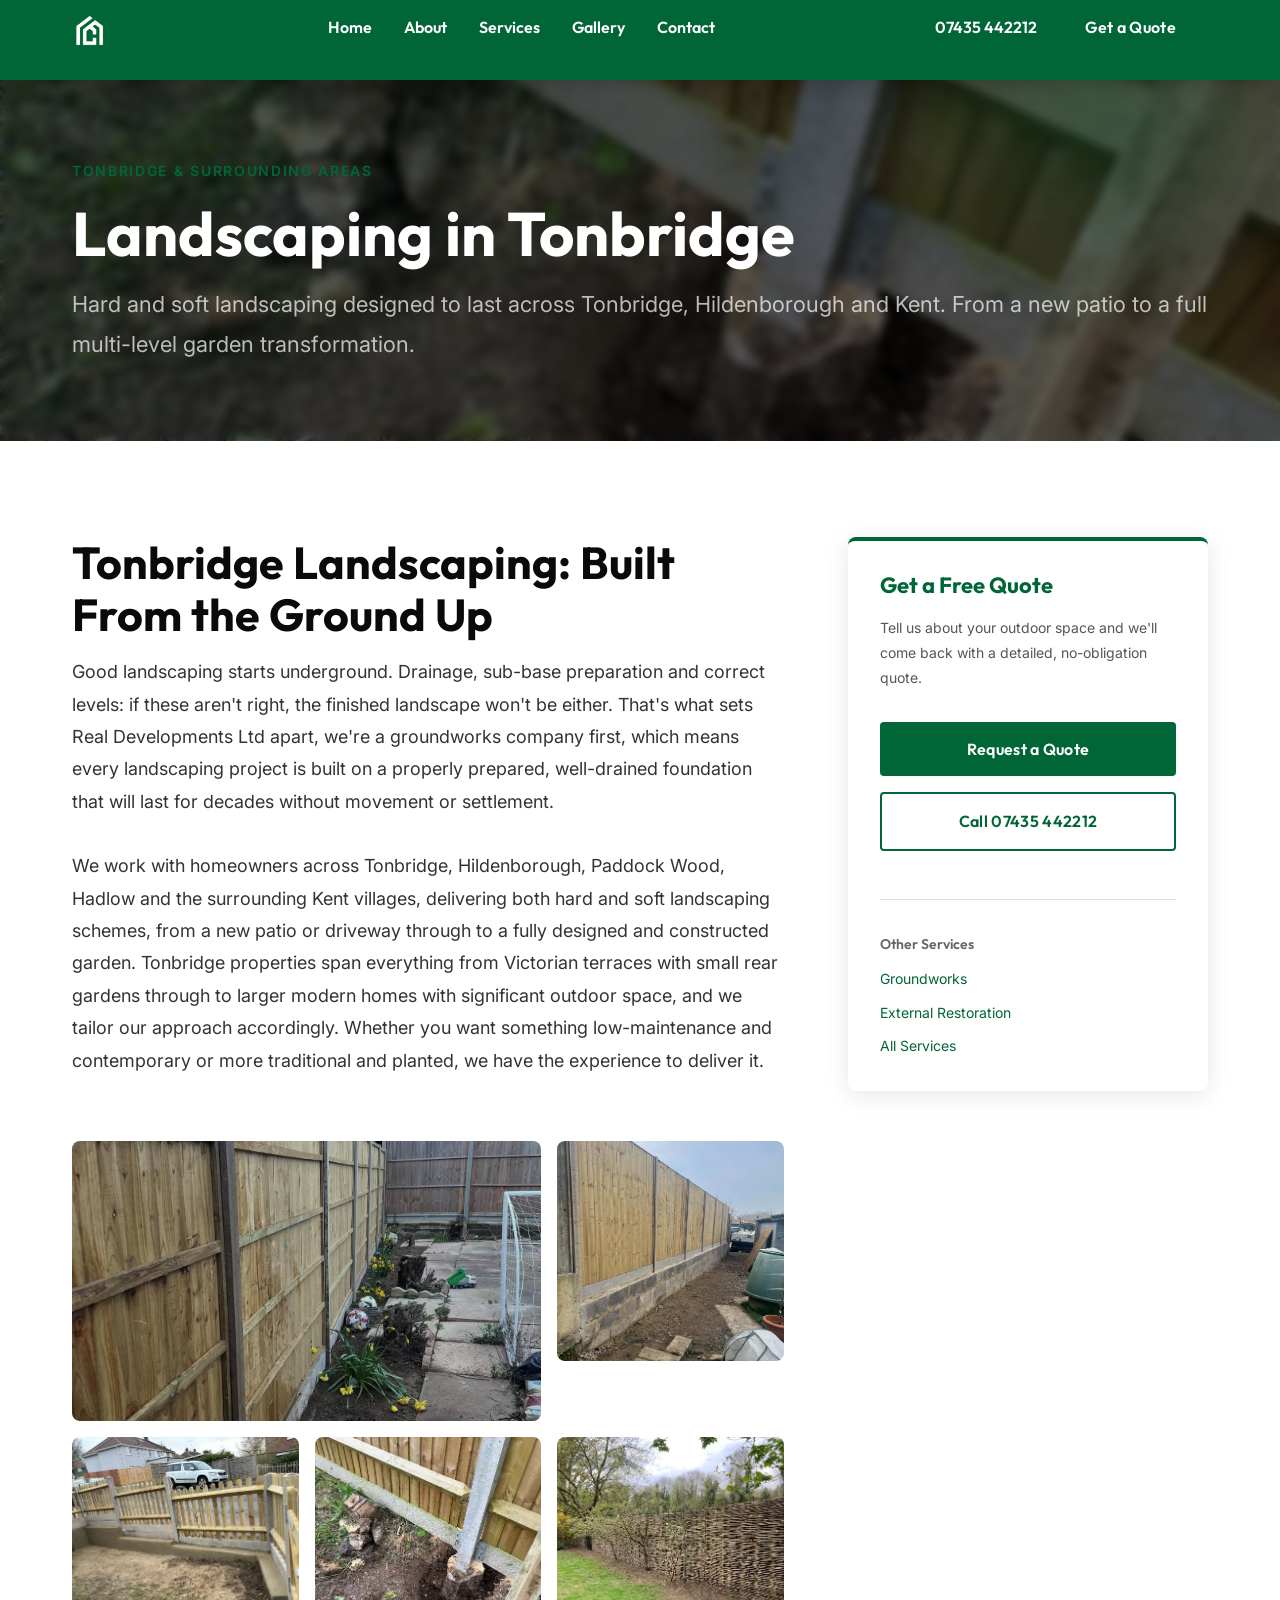
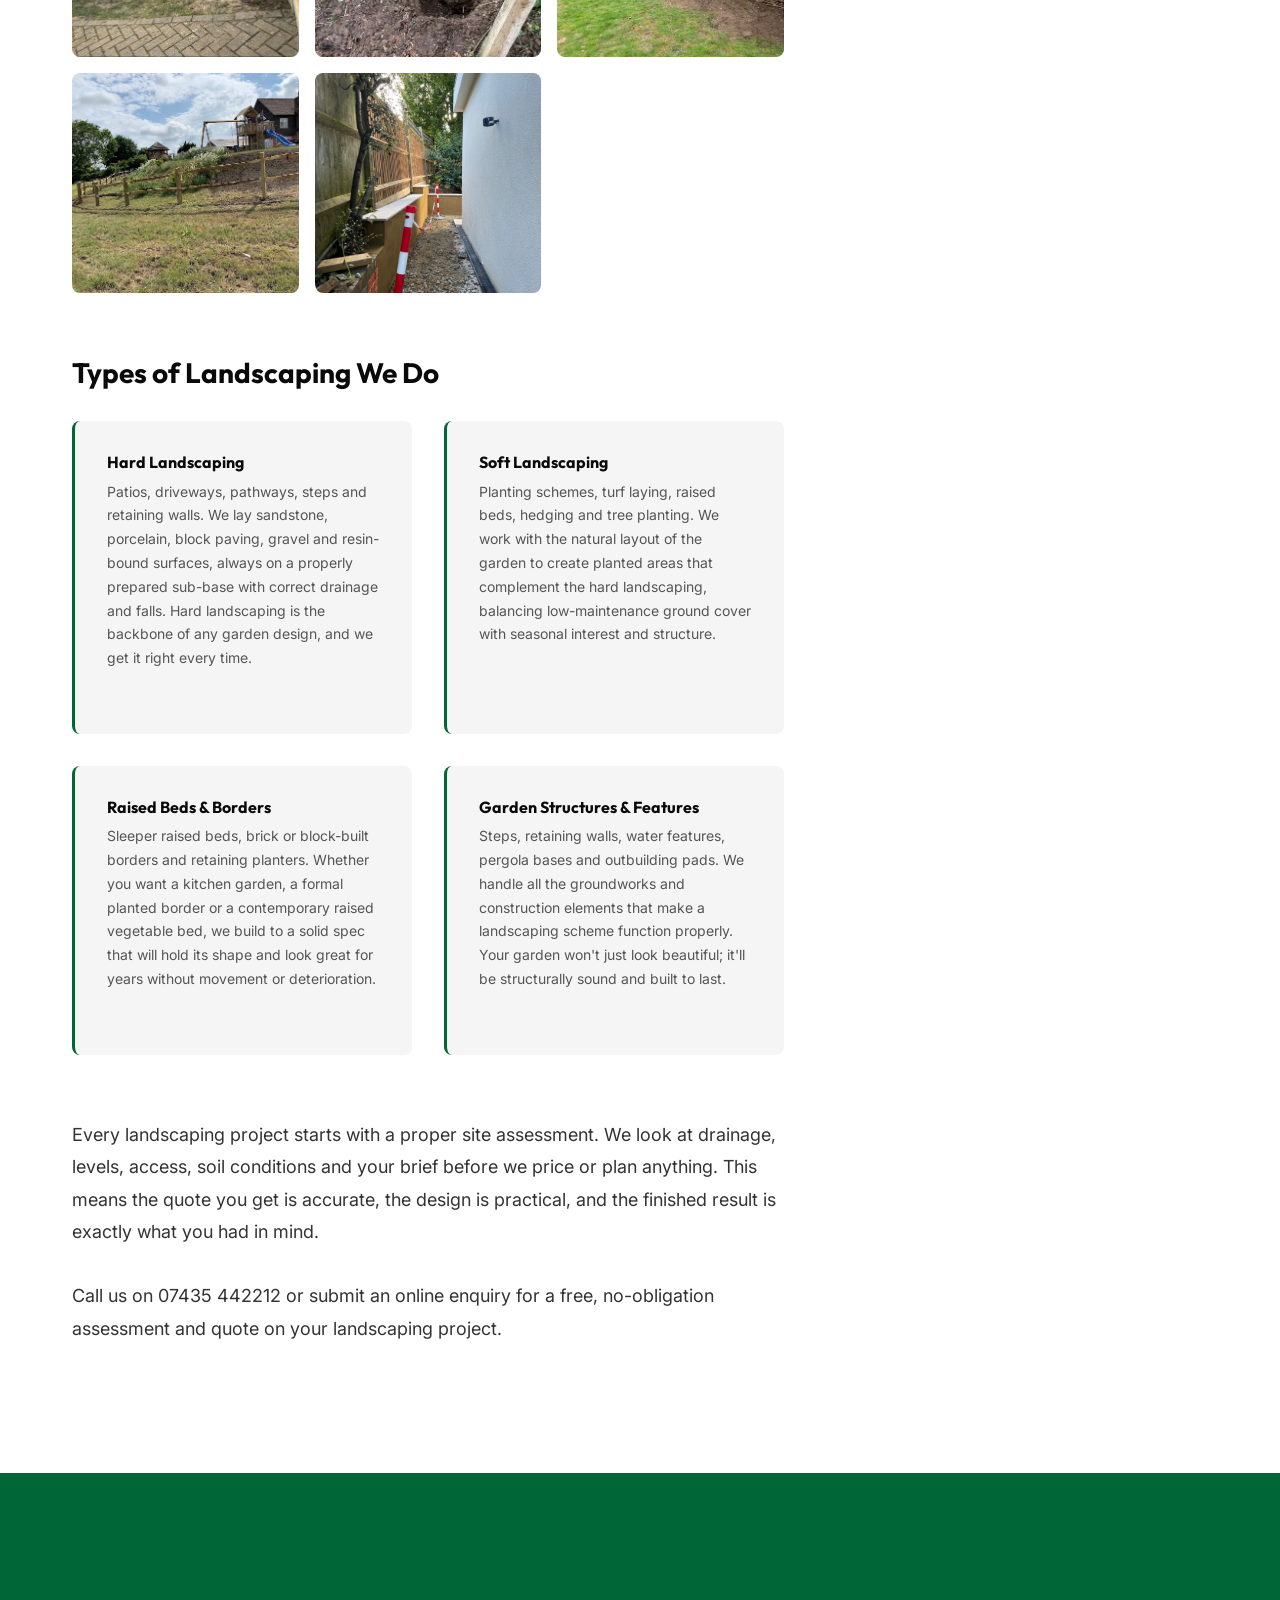
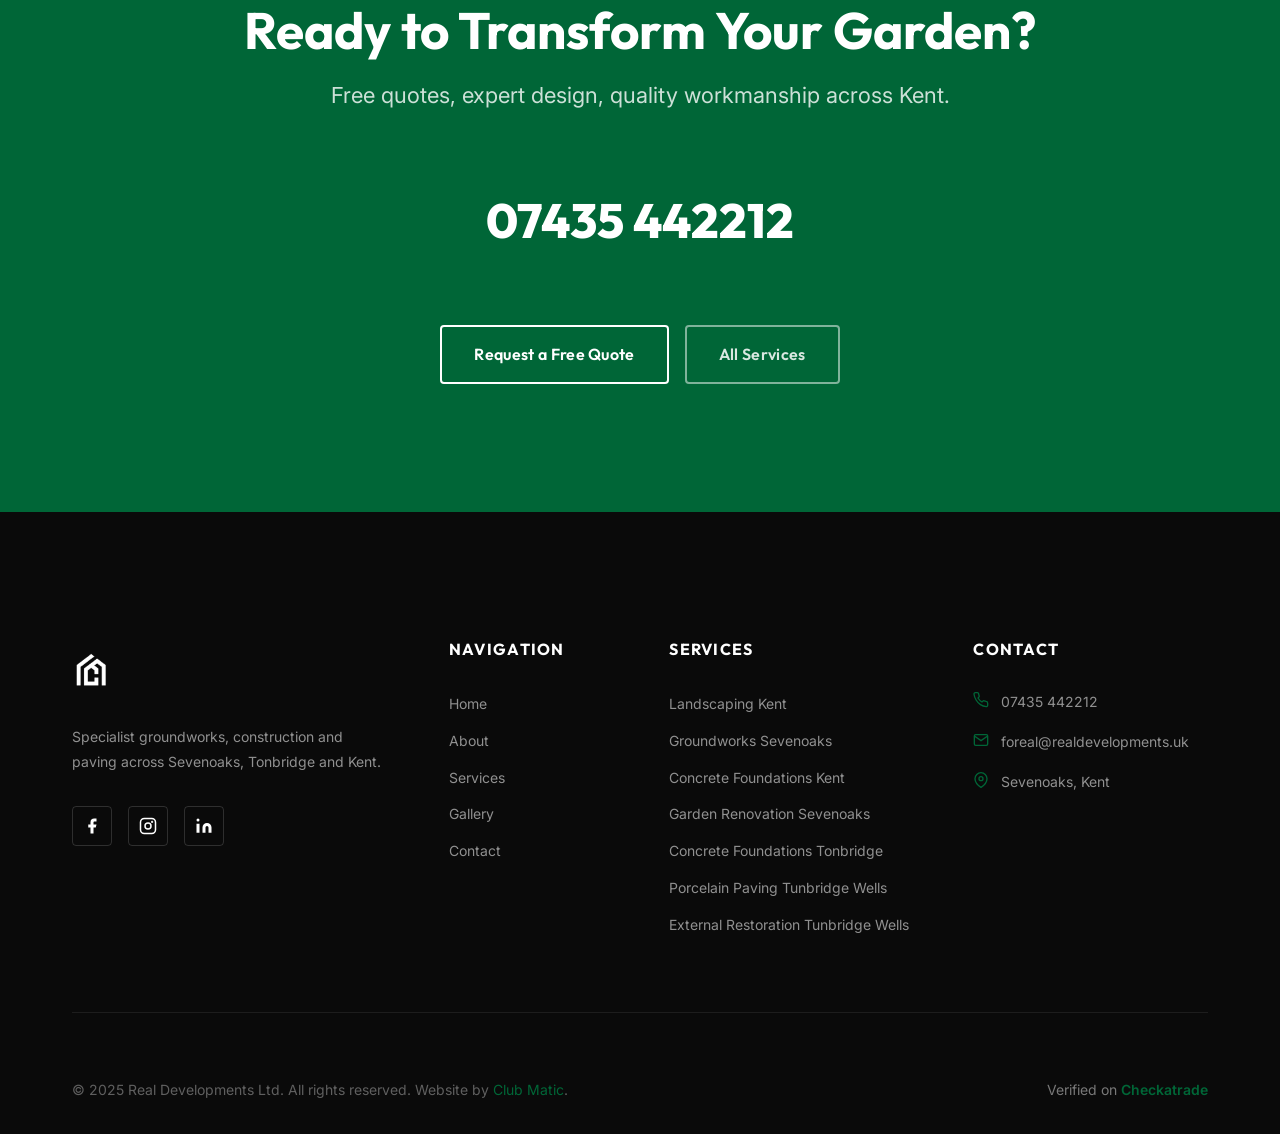
<file: landscaping.html>
﻿<!DOCTYPE html>
<html lang="en">
<head>
  <meta charset="UTF-8">
  <meta name="viewport" content="width=device-width, initial-scale=1.0">
  <!-- Google tag (gtag.js) -->
  <script async src="https://www.googletagmanager.com/gtag/js?id=G-SCVH1C0V96"></script>
  <script>
    window.dataLayer = window.dataLayer || [];
    function gtag(){dataLayer.push(arguments);}
    gtag('js', new Date());
    gtag('config', 'G-SCVH1C0V96');
  </script>
  <title>Landscaping Tonbridge | Patios, Driveways & Garden Design, Real Developments Ltd</title>
  <meta name="description" content="Landscaping specialists serving Tonbridge and surrounding Kent areas. Hard and soft landscaping, patios, driveways, raised beds, steps, turfing and full garden renovation. Real Developments Ltd. Call 07435 442212.">
  <link rel="canonical" href="https://www.realdevelopments.uk/landscaping.html">
  <meta property="og:title" content="Landscaping Tonbridge | Patios, Driveways & Garden Design, Real Developments Ltd">
  <meta property="og:description" content="Professional landscaping across Tonbridge, Hildenborough and Kent. Patios, driveways, raised beds, turfing and full garden schemes. 25+ years experience.">
  <meta property="og:url" content="https://www.realdevelopments.uk/landscaping.html">
  <link rel="icon" type="image/png" sizes="32x32" href="/assets/favicons/favicon-32x32.png">
  <link rel="icon" type="image/png" sizes="16x16" href="/assets/favicons/favicon-16x16.png">
  <link rel="apple-touch-icon" sizes="180x180" href="/assets/favicons/apple-touch-icon.png">
  <link rel="manifest" href="/assets/favicons/site.webmanifest">
  <meta name="theme-color" content="#006637">
  <link rel="stylesheet" href="css/style.css?v=3">
</head>
<body>

  <nav id="nav" class="scrolled" aria-label="Main navigation">
    <div class="container">
      <div class="nav__inner">
        <a href="index.html" class="nav__logo" aria-label="Real Developments Ltd home">
          <img src="assets/images/LOGO-transparent.png" alt="Real Developments Ltd">
        </a>
        <ul class="nav__links" role="list">
          <li><a href="index.html">Home</a></li>
          <li><a href="about.html">About</a></li>
          <li><a href="services.html" class="active">Services</a></li>
          <li><a href="gallery.html">Gallery</a></li>
          <li><a href="contact.html">Contact</a></li>
        </ul>
        <div class="nav__right">
          <a href="tel:+447435442212" class="nav__phone">07435 442212</a>
          <a href="contact.html" class="btn btn--primary">Get a Quote</a>
        </div>
        <button class="nav__burger" id="navBurger" aria-label="Toggle menu" aria-expanded="false">
          <span></span><span></span><span></span>
        </button>
      </div>
    </div>
  </nav>

  <div class="nav__overlay" id="navOverlay"></div>
  <nav class="nav__mobile" id="navMobile" aria-label="Mobile navigation">
    <a href="index.html">Home</a>
    <a href="about.html">About</a>
    <a href="services.html">Services</a>
    <a href="gallery.html">Gallery</a>
    <a href="contact.html">Contact</a>
    <a href="contact.html" class="btn btn--primary mt-md">Get a Free Quote</a>
  </nav>

  <main>
    <header class="page-header" aria-label="Page header" style="position:relative;background-image:url('assets/images/uploads/Landscaping post - landscaping.png');background-size:cover;background-position:center;">
        <div style="position:absolute;inset:0;background:rgba(0,0,0,0.62);backdrop-filter:blur(4px);z-index:0;"></div>
      <div class="container page-header__content" style="position:relative;z-index:1;">
        <span class="section-label" style="color:var(--green);">Tonbridge &amp; Surrounding Areas</span>
        <h1>Landscaping in Tonbridge</h1>
        <p>Hard and soft landscaping designed to last across Tonbridge, Hildenborough and Kent. From a new patio to a full multi-level garden transformation.</p>
      </div>
    </header>

    <section class="section" aria-labelledby="landscaping-heading">
      <div class="container">
        <div class="location-content">

          <div class="location-content__body fade-up">
            <h2 id="landscaping-heading" class="section-title">Tonbridge Landscaping: Built From the Ground Up</h2>

            <p>Good landscaping starts underground. Drainage, sub-base preparation and correct levels: if these aren't right, the finished landscape won't be either. That's what sets Real Developments Ltd apart, we're a groundworks company first, which means every landscaping project is built on a properly prepared, well-drained foundation that will last for decades without movement or settlement.</p>

            <p>We work with homeowners across Tonbridge, Hildenborough, Paddock Wood, Hadlow and the surrounding Kent villages, delivering both hard and soft landscaping schemes, from a new patio or driveway through to a fully designed and constructed garden. Tonbridge properties span everything from Victorian terraces with small rear gardens through to larger modern homes with significant outdoor space, and we tailor our approach accordingly. Whether you want something low-maintenance and contemporary or more traditional and planted, we have the experience to deliver it.</p>

            <!-- Photo gallery -->
            <div class="service-detail-gallery">
              <img src="assets/images/uploads/fencing-panel-garden.jpg" alt="Garden fence panels, landscaping project" loading="lazy">
              <img src="assets/images/uploads/fencing-panel-concrete-base.jpg" alt="Fence panels with concrete block base" loading="lazy">
              <img src="assets/images/uploads/fencing-concrete-posts-gate.jpg" alt="Fencing with concrete posts and gate" loading="lazy">
              <img src="assets/images/uploads/Landscaping post - landscaping.png" alt="Landscaping project, Kent" loading="lazy">
              <img src="assets/images/uploads/Hazel wire fence - landscaping.png" alt="Hazel wire fencing, landscaping project" loading="lazy">
              <img src="assets/images/uploads/Farm fence - landscaping.png" alt="Farm fence, landscaping, Kent" loading="lazy">
              <img src="assets/images/uploads/Retaining wall.jpeg" alt="Retaining wall, landscaping, Kent" loading="lazy">
            </div>

            <h3 class="section-title" style="font-size:var(--text-xl);margin-top:var(--space-lg);margin-bottom:var(--space-md);">Types of Landscaping We Do</h3>

            <div class="service-types-grid">
              <div class="service-type-card">
                <h4>Hard Landscaping</h4>
                <p>Patios, driveways, pathways, steps and retaining walls. We lay sandstone, porcelain, block paving, gravel and resin-bound surfaces, always on a properly prepared sub-base with correct drainage and falls. Hard landscaping is the backbone of any garden design, and we get it right every time.</p>
              </div>
              <div class="service-type-card">
                <h4>Soft Landscaping</h4>
                <p>Planting schemes, turf laying, raised beds, hedging and tree planting. We work with the natural layout of the garden to create planted areas that complement the hard landscaping, balancing low-maintenance ground cover with seasonal interest and structure.</p>
              </div>
              <div class="service-type-card">
                <h4>Raised Beds &amp; Borders</h4>
                <p>Sleeper raised beds, brick or block-built borders and retaining planters. Whether you want a kitchen garden, a formal planted border or a contemporary raised vegetable bed, we build to a solid spec that will hold its shape and look great for years without movement or deterioration.</p>
              </div>
              <div class="service-type-card">
                <h4>Garden Structures &amp; Features</h4>
                <p>Steps, retaining walls, water features, pergola bases and outbuilding pads. We handle all the groundworks and construction elements that make a landscaping scheme function properly. Your garden won't just look beautiful; it'll be structurally sound and built to last.</p>
              </div>
            </div>

            <p style="margin-top:var(--space-lg);">Every landscaping project starts with a proper site assessment. We look at drainage, levels, access, soil conditions and your brief before we price or plan anything. This means the quote you get is accurate, the design is practical, and the finished result is exactly what you had in mind.</p>

            <p>Call us on <a href="tel:+447435442212">07435 442212</a> or submit an <a href="contact.html">online enquiry</a> for a free, no-obligation assessment and quote on your landscaping project.</p>
          </div>

          <aside class="location-content__sidebar fade-up stagger-2">
            <div class="location-sidebar-card">
              <h3>Get a Free Quote</h3>
              <p style="font-size:var(--text-sm);color:#555;margin-bottom:var(--space-md);">Tell us about your outdoor space and we'll come back with a detailed, no-obligation quote.</p>
              <a href="contact.html" class="btn btn--primary">Request a Quote</a>
              <a href="tel:+447435442212" class="btn btn--outline-green">Call 07435 442212</a>
              <div style="margin-top:var(--space-md);padding-top:var(--space-md);border-top:1px solid #E0E0E0;">
                <p style="font-size:var(--text-sm);color:#666;margin-bottom:0.5rem;font-weight:600;font-family:'Outfit',sans-serif;">Other Services</p>
                <ul style="padding:0;">
                  <li style="margin-bottom:0.4rem;"><a href="groundworks.html" style="font-size:var(--text-sm);color:var(--green);">Groundworks</a></li>
                  <li style="margin-bottom:0.4rem;"><a href="external-restoration.html" style="font-size:var(--text-sm);color:var(--green);">External Restoration</a></li>
                  <li><a href="services.html" style="font-size:var(--text-sm);color:var(--green);">All Services</a></li>
                </ul>
              </div>
            </div>
          </aside>

        </div>
      </div>
    </section>

    <section class="section--green impact-cta" aria-label="Call to action">
      <div class="container">
        <h2 class="fade-up">Ready to Transform Your Garden?</h2>
        <p class="fade-up stagger-1">Free quotes, expert design, quality workmanship across Kent.</p>
        <a href="tel:+447435442212" class="impact-cta__phone fade-up stagger-2">07435 442212</a>
        <div class="impact-cta__actions fade-up stagger-3">
          <a href="contact.html" class="btn btn--outline">Request a Free Quote</a>
          <a href="services.html" class="btn btn--outline" style="border-color:rgba(255,255,255,0.5);color:rgba(255,255,255,0.85);">All Services</a>
        </div>
      </div>
    </section>
  </main>

  <footer class="footer" aria-label="Site footer">
    <div class="container">
      <div class="footer__grid">
        <div class="footer__brand">
          <img src="assets/images/LOGO-transparent.png" alt="Real Developments Ltd">
          <p>Specialist groundworks, construction and paving across Sevenoaks, Tonbridge and Kent.</p>
          <div class="footer__social">
            <a href="https://facebook.com/Ryan777g" target="_blank" rel="noopener noreferrer" aria-label="Facebook"><svg viewBox="0 0 24 24" fill="currentColor" aria-hidden="true"><path d="M18 2h-3a5 5 0 0 0-5 5v3H7v4h3v8h4v-8h3l1-4h-4V7a1 1 0 0 1 1-1h3z"/></svg></a>
            <a href="https://instagram.com/realdevelopmentsltd" target="_blank" rel="noopener noreferrer" aria-label="Instagram"><svg viewBox="0 0 24 24" fill="none" stroke="currentColor" stroke-width="2" aria-hidden="true"><rect x="2" y="2" width="20" height="20" rx="5"/><circle cx="12" cy="12" r="4"/><circle cx="17.5" cy="6.5" r="0.5" fill="currentColor"/></svg></a>
            <a href="https://www.linkedin.com/in/ryan-cunningham-988664400" target="_blank" rel="noopener noreferrer" aria-label="LinkedIn"><svg viewBox="0 0 24 24" fill="currentColor" aria-hidden="true"><path d="M16 8a6 6 0 0 1 6 6v7h-4v-7a2 2 0 0 0-2-2 2 2 0 0 0-2 2v7h-4v-7a6 6 0 0 1 6-6z"/><rect x="2" y="9" width="4" height="12"/><circle cx="4" cy="4" r="2"/></svg></a>
          </div>
        </div>
        <div class="footer__col">
          <h4>Navigation</h4>
          <ul>
            <li><a href="index.html">Home</a></li>
            <li><a href="about.html">About</a></li>
            <li><a href="services.html">Services</a></li>
            <li><a href="gallery.html">Gallery</a></li>
            <li><a href="contact.html">Contact</a></li>
          </ul>
        </div>
        <div class="footer__col">
          <h4>Services</h4>
          <ul>
            <li><a href="landscaping.html">Landscaping Kent</a></li>
            <li><a href="groundworks-sevenoaks.html">Groundworks Sevenoaks</a></li>
            <li><a href="concrete-foundations.html">Concrete Foundations Kent</a></li>
            <li><a href="garden-renovation.html">Garden Renovation Sevenoaks</a></li>
            <li><a href="concrete-foundations-tonbridge.html">Concrete Foundations Tonbridge</a></li>
            <li><a href="porcelain-paving-tunbridge-wells.html">Porcelain Paving Tunbridge Wells</a></li>
            <li><a href="external-restoration.html">External Restoration Tunbridge Wells</a></li>
          </ul>
        </div>
        <div class="footer__col">
          <h4>Contact</h4>
          <div class="footer__contact-item"><svg width="16" height="16" viewBox="0 0 24 24" fill="none" stroke="currentColor" stroke-width="2" aria-hidden="true"><path d="M22 16.92v3a2 2 0 0 1-2.18 2 19.79 19.79 0 0 1-8.63-3.07A19.5 19.5 0 0 1 4.69 12 19.79 19.79 0 0 1 1.56 3.36 2 2 0 0 1 3.53 1H6.5a2 2 0 0 1 2 1.72 12.84 12.84 0 0 0 .7 2.81 2 2 0 0 1-.45 2.11L7.5 9a16 16 0 0 0 6 6l1.27-1.27a2 2 0 0 1 2.11-.45 12.84 12.84 0 0 0 2.81.7A2 2 0 0 1 21.73 16a2 2 0 0 0 .27.92z"/></svg><a href="tel:+447435442212">07435 442212</a></div>
          <div class="footer__contact-item"><svg width="16" height="16" viewBox="0 0 24 24" fill="none" stroke="currentColor" stroke-width="2" aria-hidden="true"><path d="M4 4h16c1.1 0 2 .9 2 2v12c0 1.1-.9 2-2 2H4c-1.1 0-2-.9-2-2V6c0-1.1.9-2 2-2z"/><polyline points="22,6 12,13 2,6"/></svg><a href="mailto:foreal@realdevelopments.uk">foreal@realdevelopments.uk</a></div>
          <div class="footer__contact-item"><svg width="16" height="16" viewBox="0 0 24 24" fill="none" stroke="currentColor" stroke-width="2" aria-hidden="true"><path d="M21 10c0 7-9 13-9 13s-9-6-9-13a9 9 0 0 1 18 0z"/><circle cx="12" cy="10" r="3"/></svg><span>Sevenoaks, Kent</span></div>
        </div>
      </div>
      <div class="footer__bottom">
        <p class="footer__copy">&copy; 2025 Real Developments Ltd. All rights reserved. Website by <a href="https://clubmaticuk.com" target="_blank" rel="noopener noreferrer">Club Matic</a>.</p>
        <p class="footer__checkatrade">Verified on <a href="https://www.checkatrade.com/trades/realdevelopments" target="_blank" rel="noopener noreferrer">Checkatrade</a></p>
      </div>
    </div>
  </footer>

  <script src="js/main.js"></script>
</body>
</html>
</file>
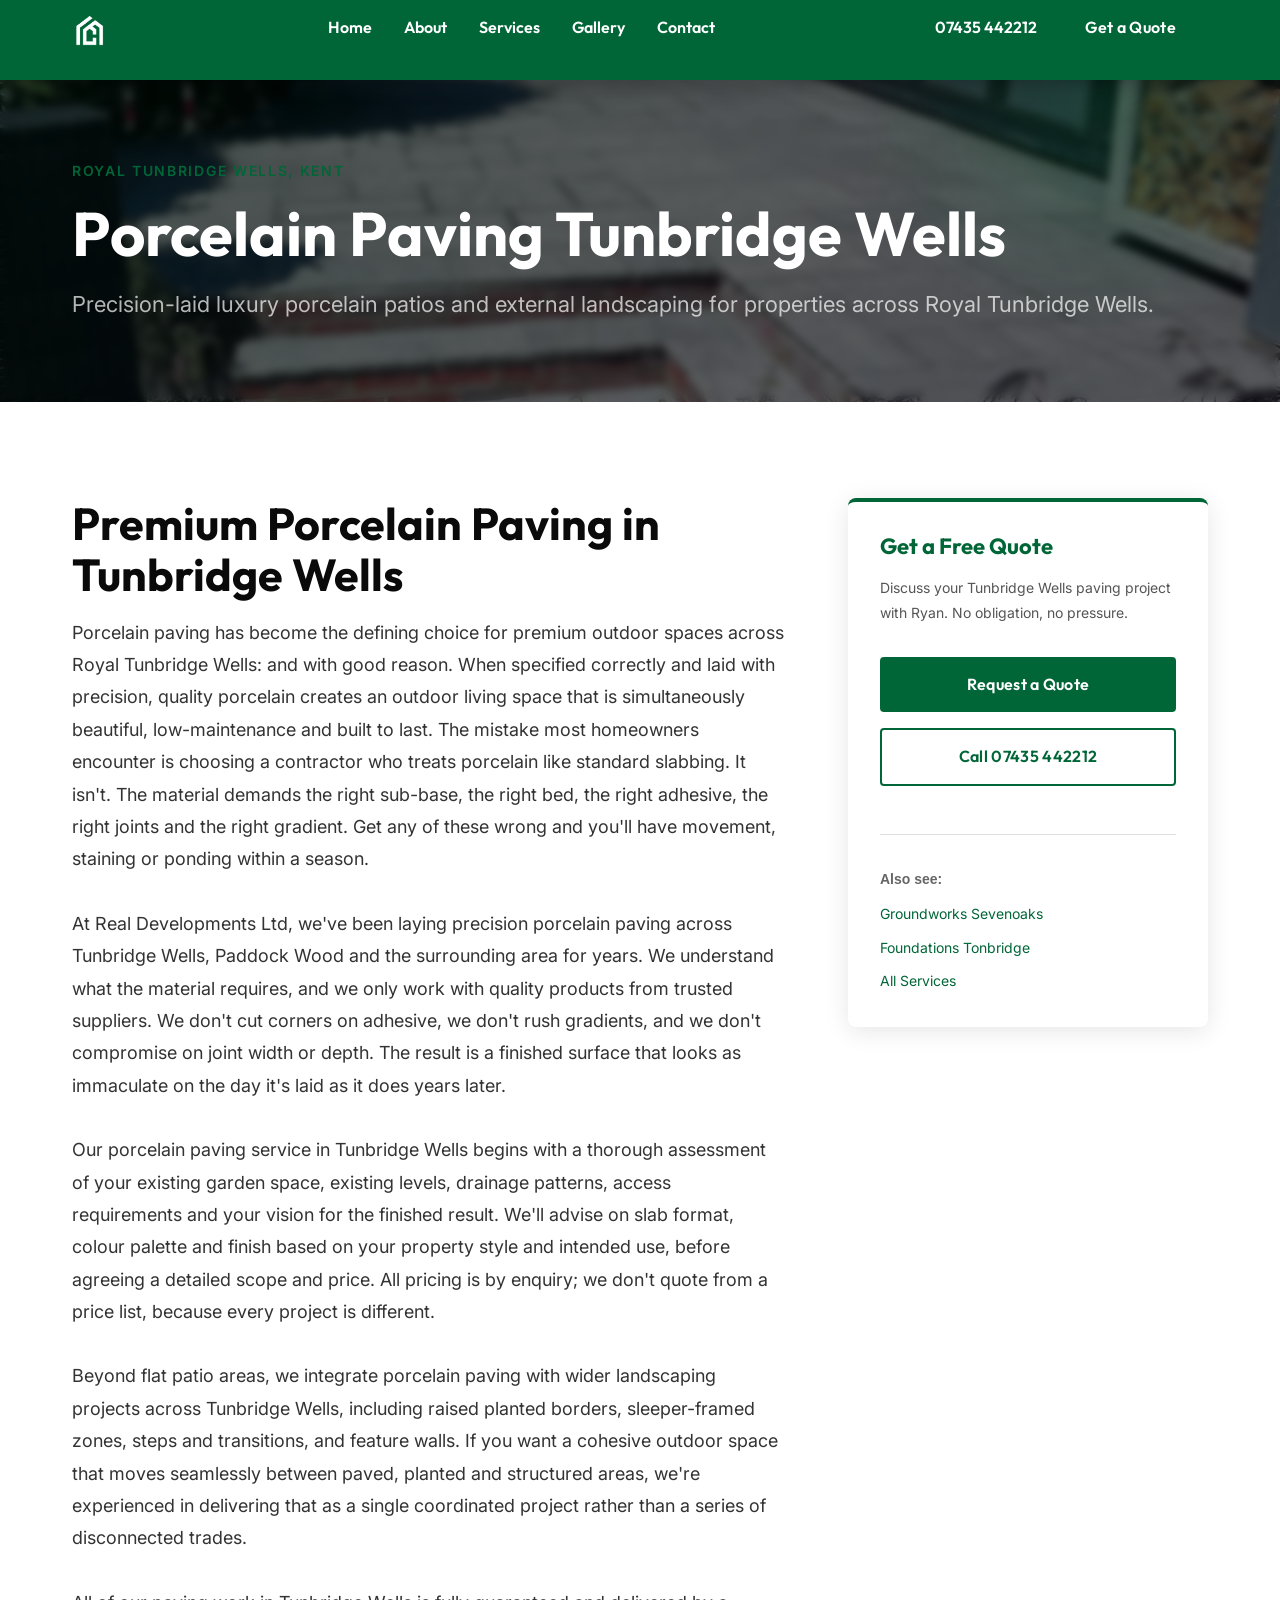
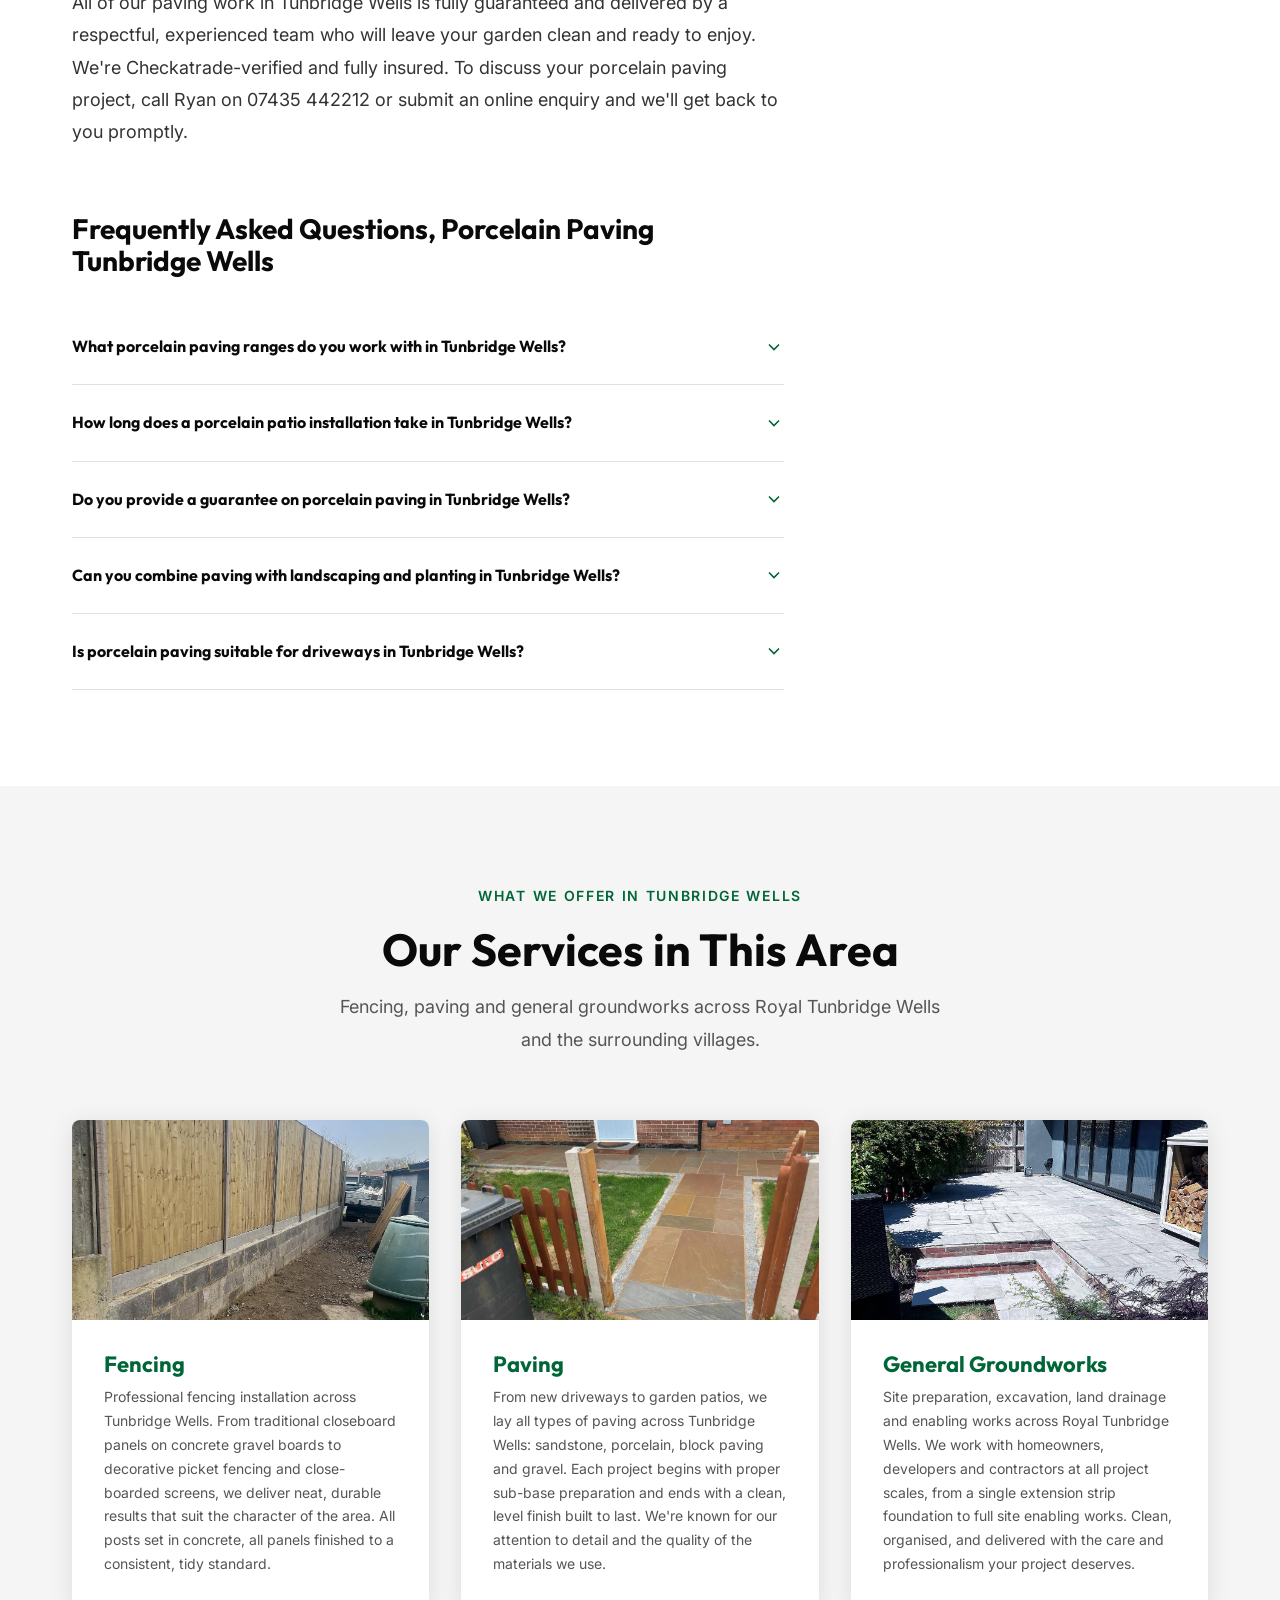
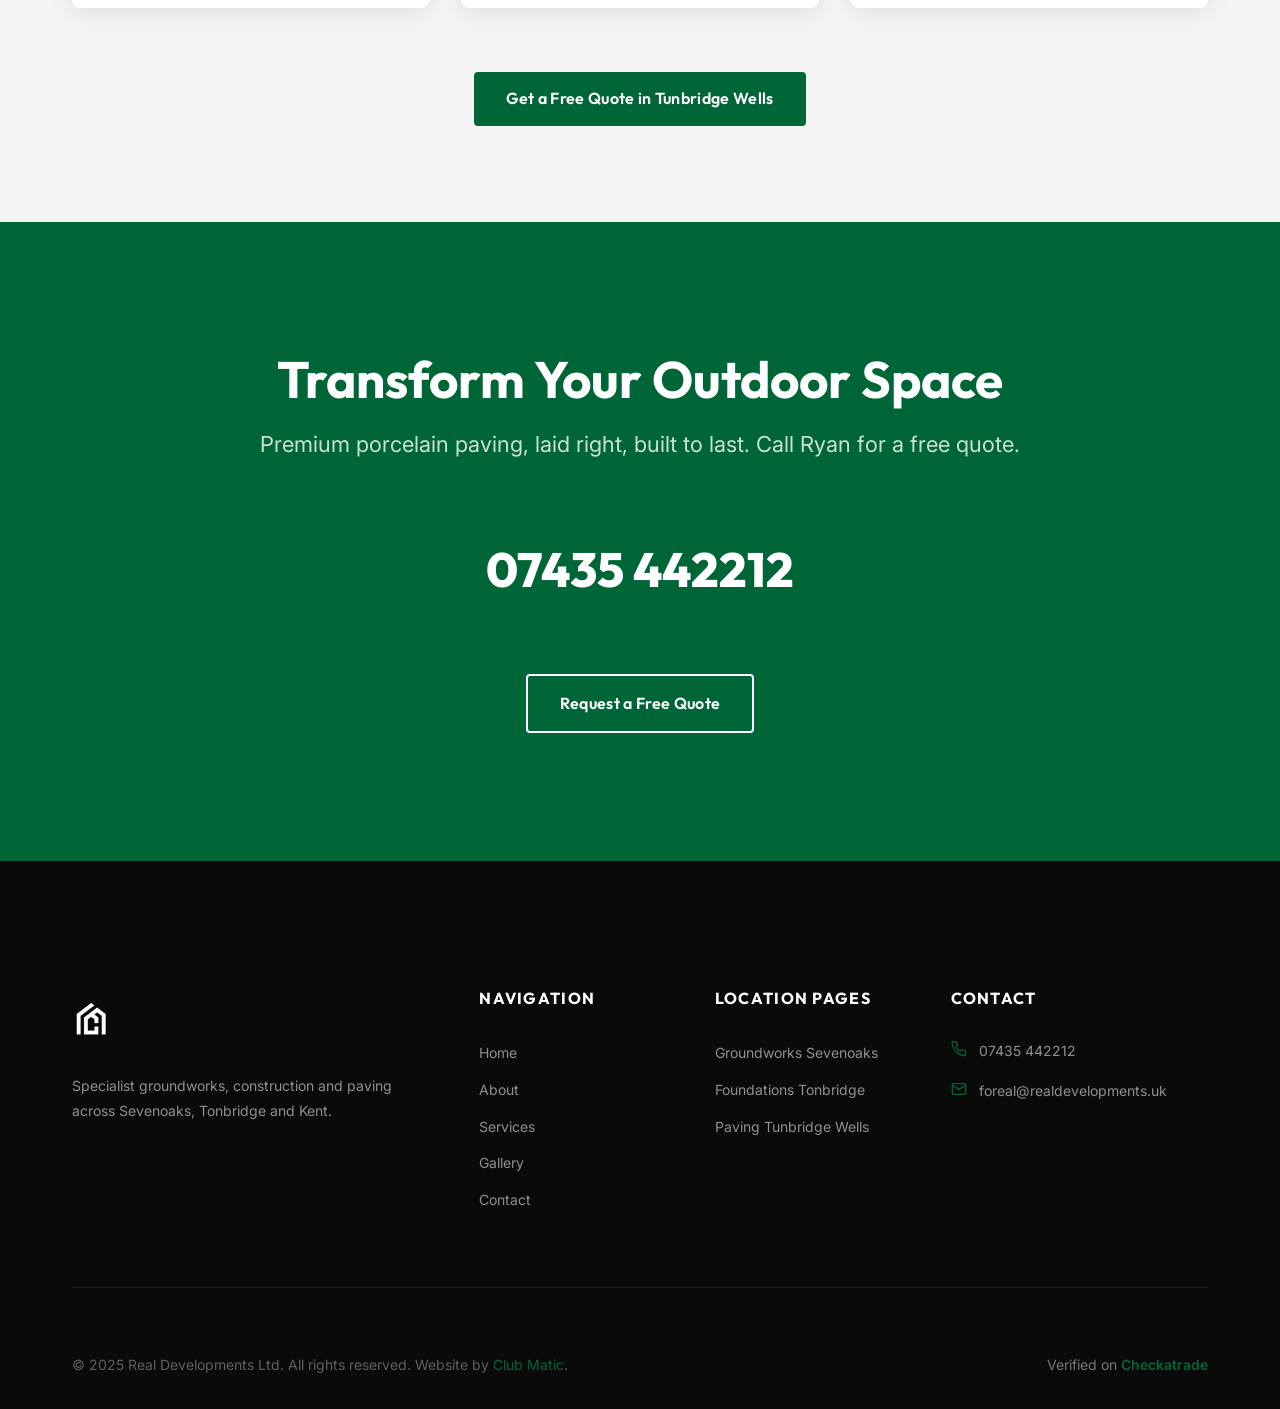
<file: porcelain-paving-tunbridge-wells.html>
﻿<!DOCTYPE html>
<html lang="en">
<head>
  <meta charset="UTF-8">
  <meta name="viewport" content="width=device-width, initial-scale=1.0">
  <!-- Google tag (gtag.js) -->
  <script async src="https://www.googletagmanager.com/gtag/js?id=G-SCVH1C0V96"></script>
  <script>
    window.dataLayer = window.dataLayer || [];
    function gtag(){dataLayer.push(arguments);}
    gtag('js', new Date());
    gtag('config', 'G-SCVH1C0V96');
  </script>
  <title>Porcelain Paving Tunbridge Wells | Luxury Patios & Landscaping Kent</title>
  <meta name="description" content="Premium porcelain paving and patio installation in Royal Tunbridge Wells, Kent. Real Developments Ltd creates precision-laid luxury outdoor spaces. Free quotes, call 07435 442212.">
  <link rel="canonical" href="https://www.realdevelopments.uk/porcelain-paving-tunbridge-wells.html">
  <meta property="og:title" content="Porcelain Paving Tunbridge Wells | Real Developments Ltd">
  <meta property="og:description" content="Luxury porcelain paving and patios in Royal Tunbridge Wells. Precision-laid, premium materials, expert installation. Free quotes available.">
  <meta property="og:url" content="https://www.realdevelopments.uk/porcelain-paving-tunbridge-wells.html">
  <link rel="icon" type="image/png" sizes="32x32" href="/assets/favicons/favicon-32x32.png">
  <link rel="icon" type="image/png" sizes="16x16" href="/assets/favicons/favicon-16x16.png">
  <link rel="apple-touch-icon" sizes="180x180" href="/assets/favicons/apple-touch-icon.png">
  <link rel="manifest" href="/assets/favicons/site.webmanifest">
  <meta name="theme-color" content="#006637">
  <link rel="stylesheet" href="css/style.css?v=3">

  <!-- LocalBusiness Schema, Tunbridge Wells Paving -->
  <script type="application/ld+json">
  {
    "@context": "https://schema.org",
    "@type": "LocalBusiness",
    "name": "Real Developments Ltd",
    "description": "Premium porcelain paving, luxury patios and landscaping in Royal Tunbridge Wells and across Kent.",
    "url": "https://www.realdevelopments.uk/porcelain-paving-tunbridge-wells.html",
    "telephone": "+447435442212",
    "email": "foreal@realdevelopments.uk",
    "address": {
      "@type": "PostalAddress",
      "addressLocality": "Sevenoaks",
      "addressRegion": "Kent",
      "addressCountry": "GB"
    },
    "areaServed": {
      "@type": "City",
      "name": "Royal Tunbridge Wells"
    },
    "serviceType": ["Porcelain Paving", "Patio Installation", "Luxury Landscaping", "Block Paving", "External Works"],
    "aggregateRating": {
      "@type": "AggregateRating",
      "ratingValue": "5.0",
      "reviewCount": "50"
    }
  }
  </script>
  <!-- FAQ Schema -->
  <script type="application/ld+json">
  {
    "@context": "https://schema.org",
    "@type": "FAQPage",
    "mainEntity": [
      {"@type":"Question","name":"What porcelain paving ranges do you work with in Tunbridge Wells?","acceptedAnswer":{"@type":"Answer","text":"We work with premium porcelain slab ranges from leading UK suppliers. We can advise on colour, format, finish and thickness based on your space and usage requirements. We only specify materials we'd be comfortable laying in our own homes."}},
      {"@type":"Question","name":"How long does a porcelain patio installation take in Tunbridge Wells?","acceptedAnswer":{"@type":"Answer","text":"Installation timescales depend on the size and complexity of the project. A standard garden patio in Tunbridge Wells typically takes 2–5 days from preparation through to final joints. Larger landscaping projects with multiple zones may take longer."}},
      {"@type":"Question","name":"Do you provide a guarantee on porcelain paving in Tunbridge Wells?","acceptedAnswer":{"@type":"Answer","text":"Yes. All porcelain paving work is fully guaranteed. We lay to correct gradients, use quality bed compounds, and finish with appropriate jointing products. If anything fails due to our installation, we return to rectify it at no cost."}},
      {"@type":"Question","name":"Can you combine paving with landscaping and planting in Tunbridge Wells?","acceptedAnswer":{"@type":"Answer","text":"Yes. We offer combined landscaping and external works packages in Tunbridge Wells, integrating porcelain paving with planted borders, raised sleeper beds, steps, lighting preparation, and other external features."}},
      {"@type":"Question","name":"Is porcelain paving suitable for driveways in Tunbridge Wells?","acceptedAnswer":{"@type":"Answer","text":"Porcelain can be used for driveways, but it requires a suitably engineered sub-base and correct slab specification for vehicular loading. We assess driveway projects individually and advise on whether porcelain or block paving is the right choice for your specific requirements."}}
    ]
  }
  </script>
</head>
<body>

  <nav id="nav" class="scrolled" aria-label="Main navigation">
    <div class="container">
      <div class="nav__inner">
        <a href="index.html" class="nav__logo" aria-label="Real Developments Ltd home">
          <img src="assets/images/LOGO-transparent.png" alt="Real Developments Ltd">
        </a>
        <ul class="nav__links" role="list">
          <li><a href="index.html">Home</a></li>
          <li><a href="about.html">About</a></li>
          <li><a href="services.html">Services</a></li>
          <li><a href="gallery.html">Gallery</a></li>
          <li><a href="contact.html">Contact</a></li>
        </ul>
        <div class="nav__right">
          <a href="tel:+447435442212" class="nav__phone">07435 442212</a>
          <a href="contact.html" class="btn btn--primary">Get a Quote</a>
        </div>
        <button class="nav__burger" id="navBurger" aria-label="Toggle menu" aria-expanded="false">
          <span></span><span></span><span></span>
        </button>
      </div>
    </div>
  </nav>

  <div class="nav__overlay" id="navOverlay"></div>
  <nav class="nav__mobile" id="navMobile" aria-label="Mobile navigation">
    <a href="index.html">Home</a>
    <a href="about.html">About</a>
    <a href="services.html">Services</a>
    <a href="gallery.html">Gallery</a>
    <a href="contact.html">Contact</a>
    <a href="contact.html" class="btn btn--primary mt-md">Get a Free Quote</a>
  </nav>

  <main>
    <header class="page-header" aria-label="Page header" style="position:relative;background-image:url('assets/images/uploads/paving-grey-stone-patio.jpg');background-size:cover;background-position:center;">
        <div style="position:absolute;inset:0;background:rgba(0,0,0,0.62);backdrop-filter:blur(4px);z-index:0;"></div>
      <div class="container page-header__content" style="position:relative;z-index:1;">
        <span class="section-label" style="color:var(--green);">Royal Tunbridge Wells, Kent</span>
        <h1>Porcelain Paving Tunbridge Wells</h1>
        <p>Precision-laid luxury porcelain patios and external landscaping for properties across Royal Tunbridge Wells.</p>
      </div>
    </header>

    <section class="section" aria-labelledby="tunbridge-content-heading">
      <div class="container">
        <div class="location-content">

          <!-- Main body -->
          <div class="location-content__body fade-up">
            <h2 id="tunbridge-content-heading" class="section-title">Premium Porcelain Paving in Tunbridge Wells</h2>

            <p>Porcelain paving has become the defining choice for premium outdoor spaces across Royal Tunbridge Wells: and with good reason. When specified correctly and laid with precision, quality porcelain creates an outdoor living space that is simultaneously beautiful, low-maintenance and built to last. The mistake most homeowners encounter is choosing a contractor who treats porcelain like standard slabbing. It isn't. The material demands the right sub-base, the right bed, the right adhesive, the right joints and the right gradient. Get any of these wrong and you'll have movement, staining or ponding within a season.</p>

            <p>At Real Developments Ltd, we've been laying precision porcelain paving across Tunbridge Wells, Paddock Wood and the surrounding area for years. We understand what the material requires, and we only work with quality products from trusted suppliers. We don't cut corners on adhesive, we don't rush gradients, and we don't compromise on joint width or depth. The result is a finished surface that looks as immaculate on the day it's laid as it does years later.</p>

            <p>Our <a href="services.html">porcelain paving service in Tunbridge Wells</a> begins with a thorough assessment of your existing garden space, existing levels, drainage patterns, access requirements and your vision for the finished result. We'll advise on slab format, colour palette and finish based on your property style and intended use, before agreeing a detailed scope and price. All pricing is by enquiry; we don't quote from a price list, because every project is different.</p>

            <p>Beyond flat patio areas, we integrate porcelain paving with wider landscaping projects across Tunbridge Wells, including raised planted borders, sleeper-framed zones, steps and transitions, and feature walls. If you want a cohesive outdoor space that moves seamlessly between paved, planted and structured areas, we're experienced in delivering that as a single coordinated project rather than a series of disconnected trades.</p>

            <p>All of our paving work in Tunbridge Wells is fully guaranteed and delivered by a respectful, experienced team who will leave your garden clean and ready to enjoy. We're Checkatrade-verified and fully insured. To discuss your porcelain paving project, call Ryan on <a href="tel:+447435442212">07435 442212</a> or submit an <a href="contact.html">online enquiry</a> and we'll get back to you promptly.</p>

            <!-- FAQs -->
            <div class="faq-list" style="margin-top:var(--space-lg);">
              <h3 class="section-title" style="font-size:var(--text-xl);margin-bottom:var(--space-md);">Frequently Asked Questions, Porcelain Paving Tunbridge Wells</h3>

              <div class="faq-item">
                <div class="faq-question" role="button" tabindex="0" aria-expanded="false">
                  What porcelain paving ranges do you work with in Tunbridge Wells?
                  <svg viewBox="0 0 24 24" fill="none" stroke="currentColor" stroke-width="2" aria-hidden="true"><polyline points="6 9 12 15 18 9"/></svg>
                </div>
                <div class="faq-answer" role="region">
                  <p>We work with premium porcelain slab ranges from leading UK suppliers. We can advise on colour, format, finish and thickness based on your space and usage requirements. We only specify materials we'd be comfortable laying in our own homes, quality is never negotiable.</p>
                </div>
              </div>

              <div class="faq-item">
                <div class="faq-question" role="button" tabindex="0" aria-expanded="false">
                  How long does a porcelain patio installation take in Tunbridge Wells?
                  <svg viewBox="0 0 24 24" fill="none" stroke="currentColor" stroke-width="2" aria-hidden="true"><polyline points="6 9 12 15 18 9"/></svg>
                </div>
                <div class="faq-answer" role="region">
                  <p>Installation timescales depend on the size and complexity of the project. A standard garden patio in Tunbridge Wells typically takes 2–5 days from preparation through to finished joints. Larger landscaping projects with multiple zones, steps and features may take longer. We'll give you a realistic programme when we quote.</p>
                </div>
              </div>

              <div class="faq-item">
                <div class="faq-question" role="button" tabindex="0" aria-expanded="false">
                  Do you provide a guarantee on porcelain paving in Tunbridge Wells?
                  <svg viewBox="0 0 24 24" fill="none" stroke="currentColor" stroke-width="2" aria-hidden="true"><polyline points="6 9 12 15 18 9"/></svg>
                </div>
                <div class="faq-answer" role="region">
                  <p>Yes. All porcelain paving work is fully guaranteed. We lay to correct gradients, use quality bed compounds, and finish with appropriate jointing products suited to the slab specification. If anything fails due to our installation, we return to rectify it at no cost to you.</p>
                </div>
              </div>

              <div class="faq-item">
                <div class="faq-question" role="button" tabindex="0" aria-expanded="false">
                  Can you combine paving with landscaping and planting in Tunbridge Wells?
                  <svg viewBox="0 0 24 24" fill="none" stroke="currentColor" stroke-width="2" aria-hidden="true"><polyline points="6 9 12 15 18 9"/></svg>
                </div>
                <div class="faq-answer" role="region">
                  <p>Yes. We offer combined landscaping and external works packages in Tunbridge Wells, integrating porcelain paving with planted borders, raised sleeper beds, steps, feature walls, and other external elements. A coordinated approach delivers a far better result than assembling separate trades.</p>
                </div>
              </div>

              <div class="faq-item">
                <div class="faq-question" role="button" tabindex="0" aria-expanded="false">
                  Is porcelain paving suitable for driveways in Tunbridge Wells?
                  <svg viewBox="0 0 24 24" fill="none" stroke="currentColor" stroke-width="2" aria-hidden="true"><polyline points="6 9 12 15 18 9"/></svg>
                </div>
                <div class="faq-answer" role="region">
                  <p>Porcelain can be used for driveways, but it requires a suitably engineered sub-base and correct slab specification for vehicular loading. We assess driveway projects individually and advise on whether porcelain or <a href="services.html">block paving</a> is the better choice for your specific requirements and budget.</p>
                </div>
              </div>
            </div>
          </div>

          <!-- Sidebar -->
          <aside class="location-content__sidebar fade-up stagger-2">
            <div class="location-sidebar-card">
              <h3>Get a Free Quote</h3>
              <p style="font-size:var(--text-sm);color:#555;margin-bottom:var(--space-md);">Discuss your Tunbridge Wells paving project with Ryan. No obligation, no pressure.</p>
              <a href="contact.html" class="btn btn--primary">Request a Quote</a>
              <a href="tel:+447435442212" class="btn btn--outline-green">Call 07435 442212</a>
              <div style="margin-top:var(--space-md);padding-top:var(--space-md);border-top:1px solid #E0E0E0;">
                <p style="font-size:var(--text-sm);color:#666;margin-bottom:0.5rem;font-weight:600;font-family:'Syne',sans-serif;">Also see:</p>
                <ul style="padding:0;">
                  <li style="margin-bottom:0.4rem;"><a href="groundworks-sevenoaks.html" style="font-size:var(--text-sm);color:var(--green);">Groundworks Sevenoaks</a></li>
                  <li style="margin-bottom:0.4rem;"><a href="concrete-foundations-tonbridge.html" style="font-size:var(--text-sm);color:var(--green);">Foundations Tonbridge</a></li>
                  <li><a href="services.html" style="font-size:var(--text-sm);color:var(--green);">All Services</a></li>
                </ul>
              </div>
            </div>
          </aside>

        </div>
      </div>
    </section>

    <!-- -- Services We Offer ---------------------------------- -->
    <section class="section section--light" aria-labelledby="tw-services-heading">
      <div class="container">
        <div class="text-center fade-up" style="margin-bottom:var(--space-lg);">
          <span class="section-label">What We Offer in Tunbridge Wells</span>
          <h2 id="tw-services-heading" class="section-title">Our Services in This Area</h2>
          <p class="section-subtitle" style="margin:0 auto;">Fencing, paving and general groundworks across Royal Tunbridge Wells and the surrounding villages.</p>
        </div>

        <div class="location-services-grid">

          <div class="location-service-card fade-up stagger-1">
            <div class="location-service-card__img">
              <img src="assets/images/uploads/fencing-panel-concrete-base.jpg" alt="Fencing with concrete base in Tunbridge Wells" loading="lazy">
            </div>
            <div class="location-service-card__body">
              <h3>Fencing</h3>
              <p>Professional fencing installation across Tunbridge Wells. From traditional closeboard panels on concrete gravel boards to decorative picket fencing and close-boarded screens, we deliver neat, durable results that suit the character of the area. All posts set in concrete, all panels finished to a consistent, tidy standard.</p>
            </div>
          </div>

          <div class="location-service-card fade-up stagger-2">
            <div class="location-service-card__img">
              <img src="assets/images/uploads/paving-sandstone-with-fence.jpg" alt="Sandstone paving with fencing � Tunbridge Wells" loading="lazy">
            </div>
            <div class="location-service-card__body">
              <h3>Paving</h3>
              <p>From new driveways to garden patios, we lay all types of paving across Tunbridge Wells: sandstone, porcelain, block paving and gravel. Each project begins with proper sub-base preparation and ends with a clean, level finish built to last. We're known for our attention to detail and the quality of the materials we use.</p>
            </div>
          </div>

          <div class="location-service-card fade-up stagger-3">
            <div class="location-service-card__img">
              <img src="assets/images/uploads/paving-grey-stone-patio.jpg" alt="Groundworks and paved area in Tunbridge Wells" loading="lazy">
            </div>
            <div class="location-service-card__body">
              <h3>General Groundworks</h3>
              <p>Site preparation, excavation, land drainage and enabling works across Royal Tunbridge Wells. We work with homeowners, developers and contractors at all project scales, from a single extension strip foundation to full site enabling works. Clean, organised, and delivered with the care and professionalism your project deserves.</p>
            </div>
          </div>

        </div>

        <div class="text-center mt-lg fade-up">
          <a href="contact.html" class="btn btn--primary">Get a Free Quote in Tunbridge Wells</a>
        </div>
      </div>
    </section>

    <section class="section--green impact-cta" aria-label="Call to action">
      <div class="container">
        <h2 class="fade-up">Transform Your Outdoor Space</h2>
        <p class="fade-up stagger-1">Premium porcelain paving, laid right, built to last. Call Ryan for a free quote.</p>
        <a href="tel:+447435442212" class="impact-cta__phone fade-up stagger-2">07435 442212</a>
        <div class="impact-cta__actions fade-up stagger-3">
          <a href="contact.html" class="btn btn--outline">Request a Free Quote</a>
        </div>
      </div>
    </section>
  </main>

  <footer class="footer" aria-label="Site footer">
    <div class="container">
      <div class="footer__grid">
        <div class="footer__brand">
          <img src="assets/images/LOGO-transparent.png" alt="Real Developments Ltd">
          <p>Specialist groundworks, construction and paving across Sevenoaks, Tonbridge and Kent.</p>
        </div>
        <div class="footer__col"><h4>Navigation</h4><ul><li><a href="index.html">Home</a></li><li><a href="about.html">About</a></li><li><a href="services.html">Services</a></li><li><a href="gallery.html">Gallery</a></li><li><a href="contact.html">Contact</a></li></ul></div>
        <div class="footer__col"><h4>Location Pages</h4><ul><li><a href="groundworks-sevenoaks.html">Groundworks Sevenoaks</a></li><li><a href="concrete-foundations-tonbridge.html">Foundations Tonbridge</a></li><li><a href="porcelain-paving-tunbridge-wells.html">Paving Tunbridge Wells</a></li></ul></div>
        <div class="footer__col"><h4>Contact</h4><div class="footer__contact-item"><svg width="16" height="16" viewBox="0 0 24 24" fill="none" stroke="currentColor" stroke-width="2" aria-hidden="true"><path d="M22 16.92v3a2 2 0 0 1-2.18 2 19.79 19.79 0 0 1-8.63-3.07A19.5 19.5 0 0 1 4.69 12 19.79 19.79 0 0 1 1.56 3.36 2 2 0 0 1 3.53 1H6.5a2 2 0 0 1 2 1.72 12.84 12.84 0 0 0 .7 2.81 2 2 0 0 1-.45 2.11L7.5 9a16 16 0 0 0 6 6l1.27-1.27a2 2 0 0 1 2.11-.45 12.84 12.84 0 0 0 2.81.7A2 2 0 0 1 21.73 16a2 2 0 0 0 .27.92z"/></svg><a href="tel:+447435442212">07435 442212</a></div><div class="footer__contact-item"><svg width="16" height="16" viewBox="0 0 24 24" fill="none" stroke="currentColor" stroke-width="2" aria-hidden="true"><path d="M4 4h16c1.1 0 2 .9 2 2v12c0 1.1-.9 2-2 2H4c-1.1 0-2-.9-2-2V6c0-1.1.9-2 2-2z"/><polyline points="22,6 12,13 2,6"/></svg><a href="mailto:foreal@realdevelopments.uk">foreal@realdevelopments.uk</a></div></div>
      </div>
      <div class="footer__bottom">
        <p class="footer__copy">&copy; 2025 Real Developments Ltd. All rights reserved. Website by <a href="https://clubmaticuk.com" target="_blank" rel="noopener noreferrer">Club Matic</a>.</p>
        <p class="footer__checkatrade">Verified on <a href="https://www.checkatrade.com/trades/realdevelopments" target="_blank" rel="noopener noreferrer">Checkatrade</a></p>
      </div>
    </div>
  </footer>

  <script src="js/main.js"></script>
</body>
</html>
</file>
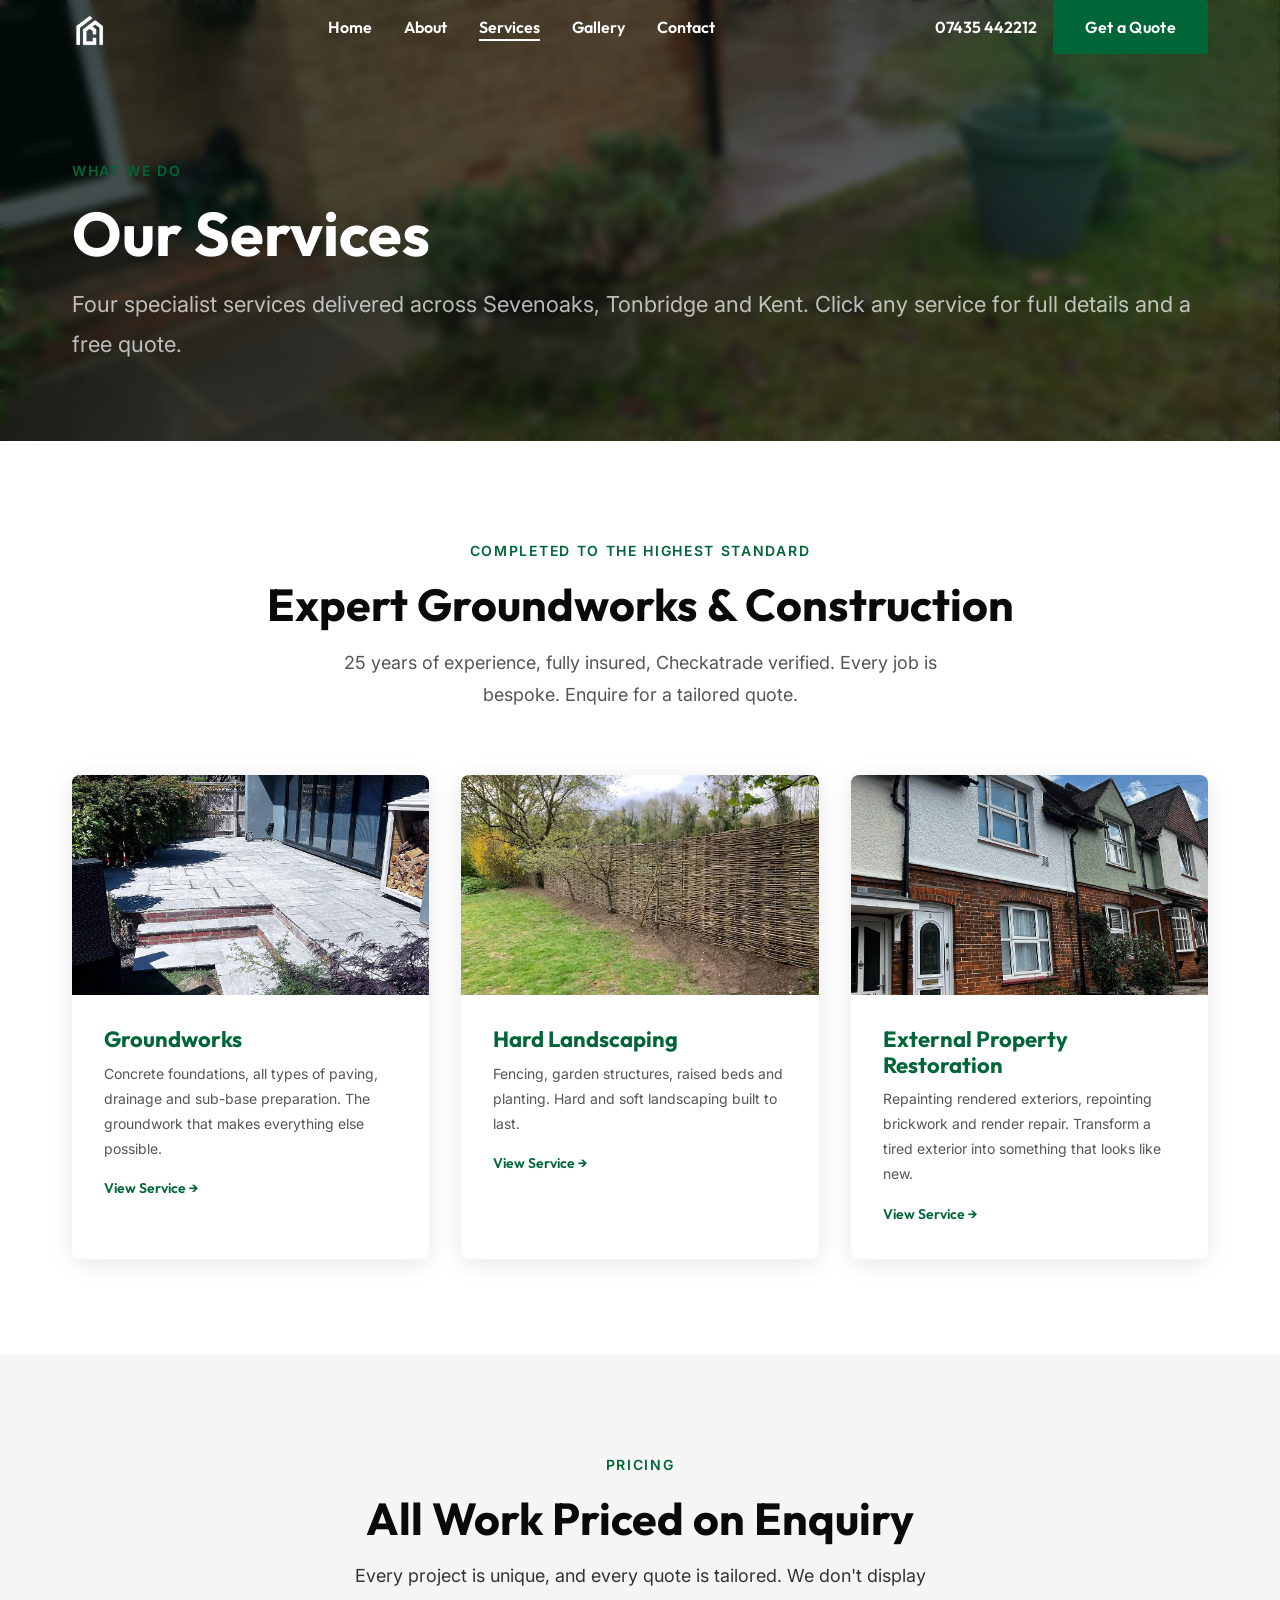
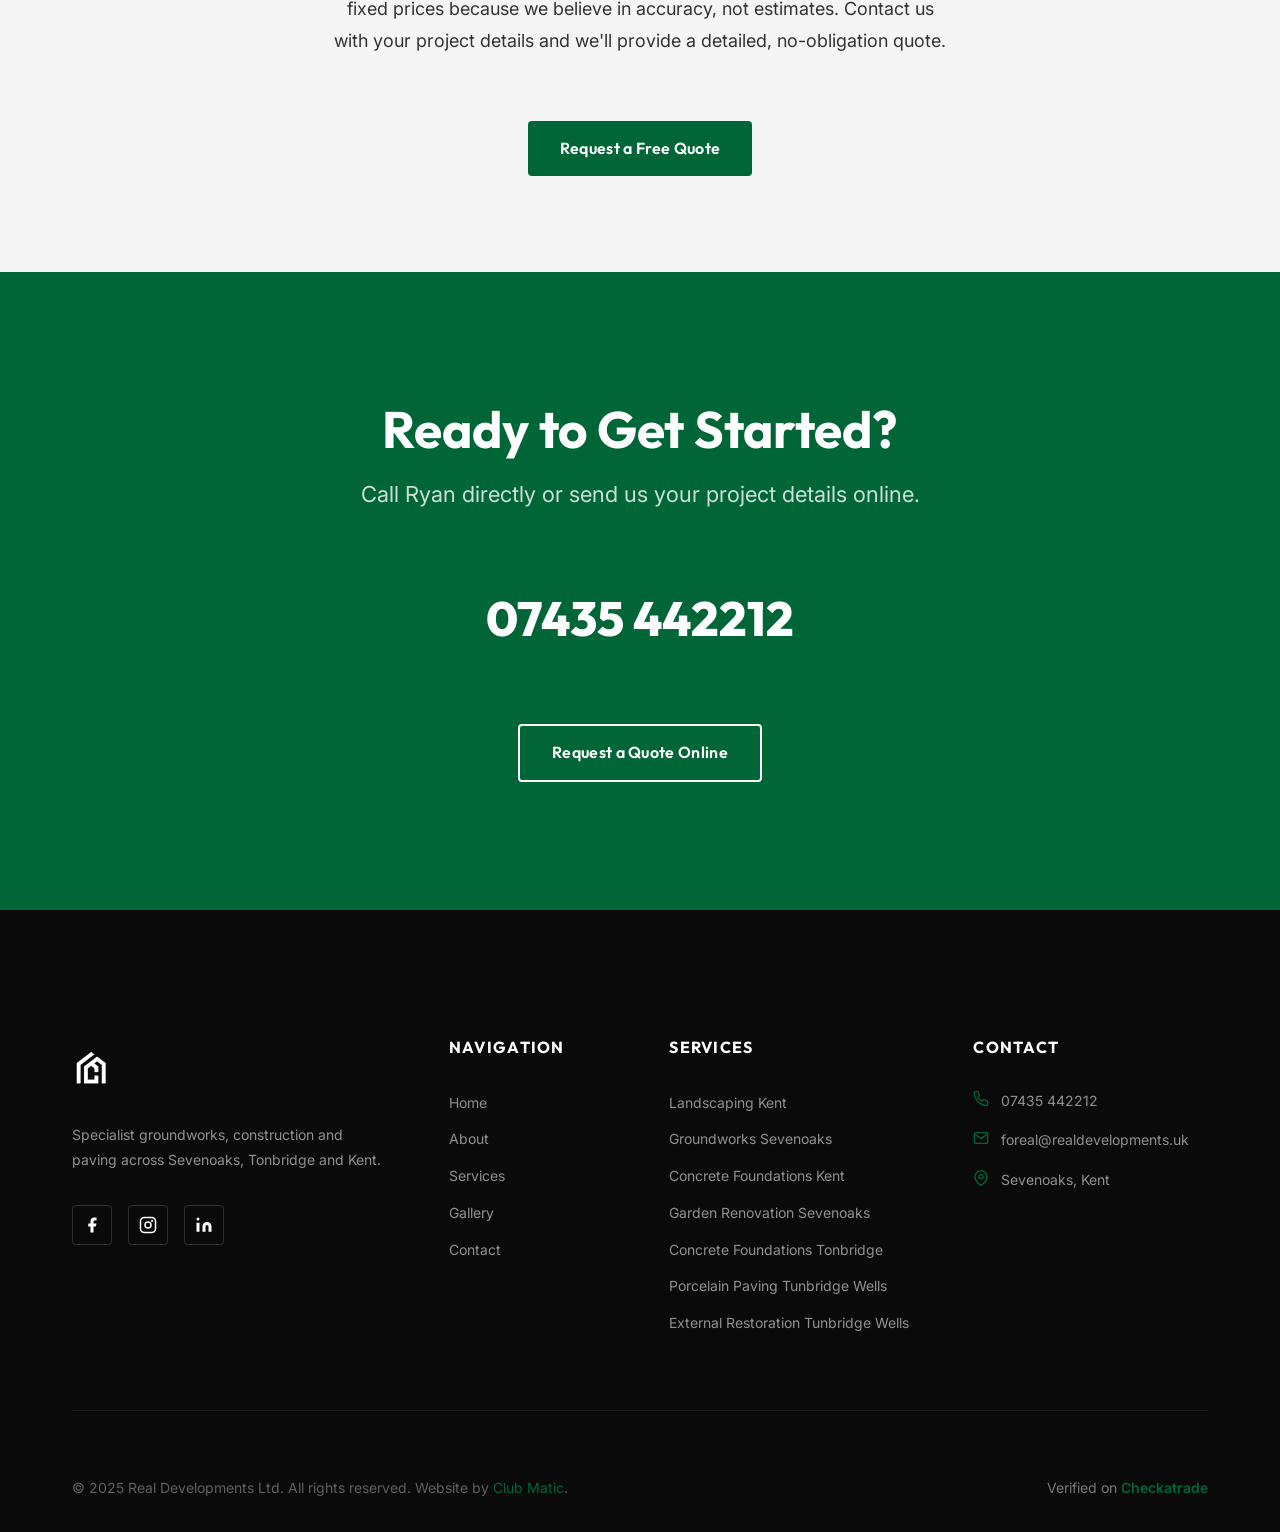
<file: services.html>
﻿<!DOCTYPE html>
<html lang="en">
<head>
  <meta charset="UTF-8">
  <meta name="viewport" content="width=device-width, initial-scale=1.0">
  <!-- Google tag (gtag.js) -->
  <script async src="https://www.googletagmanager.com/gtag/js?id=G-SCVH1C0V96"></script>
  <script>
    window.dataLayer = window.dataLayer || [];
    function gtag(){dataLayer.push(arguments);}
    gtag('js', new Date());
    gtag('config', 'G-SCVH1C0V96');
  </script>
  <title>Services | Real Developments Ltd, Groundworks, Foundations, Paving &amp; More</title>
  <meta name="description" content="Real Developments Ltd offers specialist groundworks, foundation excavation, drainage, porcelain paving, block paving, retaining walls, landscaping and general building across Kent. All work is priced on enquiry.">
  <link rel="canonical" href="https://www.realdevelopments.uk/services.html">
  <meta property="og:title" content="Services | Real Developments Ltd">
  <meta property="og:description" content="Four specialist services from groundworks to paving. All priced on enquiry. Based in Sevenoaks, covering Kent.">
  <meta property="og:url" content="https://www.realdevelopments.uk/services.html">
  <link rel="icon" type="image/png" sizes="32x32" href="/assets/favicons/favicon-32x32.png">
  <link rel="icon" type="image/png" sizes="16x16" href="/assets/favicons/favicon-16x16.png">
  <link rel="apple-touch-icon" sizes="180x180" href="/assets/favicons/apple-touch-icon.png">
  <link rel="manifest" href="/assets/favicons/site.webmanifest">
  <meta name="theme-color" content="#006637">
  <link rel="stylesheet" href="css/style.css?v=3">
</head>
<body>

  <nav id="nav" class="scrolled" aria-label="Main navigation">
    <div class="container">
      <div class="nav__inner">
        <a href="index.html" class="nav__logo" aria-label="Real Developments Ltd home">
          <img src="assets/images/LOGO-transparent.png" alt="Real Developments Ltd">
        </a>
        <ul class="nav__links" role="list">
          <li><a href="index.html">Home</a></li>
          <li><a href="about.html">About</a></li>
          <li><a href="services.html" class="active">Services</a></li>
          <li><a href="gallery.html">Gallery</a></li>
          <li><a href="contact.html">Contact</a></li>
        </ul>
        <div class="nav__right">
          <a href="tel:+447435442212" class="nav__phone">07435 442212</a>
          <a href="contact.html" class="btn btn--primary">Get a Quote</a>
        </div>
        <button class="nav__burger" id="navBurger" aria-label="Toggle menu" aria-expanded="false">
          <span></span><span></span><span></span>
        </button>
      </div>
    </div>
  </nav>

  <div class="nav__overlay" id="navOverlay"></div>
  <nav class="nav__mobile" id="navMobile" aria-label="Mobile navigation">
    <a href="index.html">Home</a>
    <a href="about.html">About</a>
    <a href="services.html">Services</a>
    <a href="gallery.html">Gallery</a>
    <a href="contact.html">Contact</a>
    <a href="contact.html" class="btn btn--primary mt-md">Get a Free Quote</a>
  </nav>

  <main>
    <header class="page-header" aria-label="Page header" style="position:relative;background-image:url('assets/images/uploads/paving-sandstone-front-driveway.jpg');background-size:cover;background-position:center;">
        <div style="position:absolute;inset:0;background:rgba(0,0,0,0.62);backdrop-filter:blur(4px);z-index:0;"></div>
      <div class="container page-header__content" style="position:relative;z-index:1;">
        <span class="section-label" style="color:var(--green);">What We Do</span>
        <h1>Our Services</h1>
        <p>Four specialist services delivered across Sevenoaks, Tonbridge and Kent. Click any service for full details and a free quote.</p>
      </div>
    </header>

    <section class="section" aria-labelledby="services-heading">
      <div class="container">

        <div class="text-center fade-up" style="margin-bottom:var(--space-lg);">
          <span class="section-label">Completed to the Highest Standard</span>
          <h2 id="services-heading" class="section-title" data-cms="servicesPage.heading">Expert Groundworks &amp; Construction</h2>
          <p class="section-subtitle" style="margin:0 auto;" data-cms="servicesPage.subtitle">25 years of experience, fully insured, Checkatrade verified. Every job is bespoke. Enquire for a tailored quote.</p>
        </div>

        <div style="display:grid;grid-template-columns:repeat(3,1fr);gap:var(--space-md);">

          <a href="groundworks.html" class="service-full-card" style="text-decoration:none;color:inherit;">
            <div class="service-full-card__img">
              <img src="assets/images/uploads/paving-grey-stone-patio.jpg" alt="Groundworks">
            </div>
            <div class="service-full-card__body">
              <h3 data-cms="servicesPage.card1Title">Groundworks</h3>
              <p data-cms="servicesPage.card1Desc">Concrete foundations, all types of paving, drainage and sub-base preparation. The groundwork that makes everything else possible.</p>
              <span class="service-full-card__link">View Service &rarr;</span>
            </div>
          </a>

          <a href="landscaping.html" class="service-full-card" style="text-decoration:none;color:inherit;">
            <div class="service-full-card__img">
              <img src="assets/images/uploads/Hazel wire fence - landscaping.png" alt="Hard landscaping">
            </div>
            <div class="service-full-card__body">
              <h3 data-cms="servicesPage.card2Title">Hard Landscaping</h3>
              <p data-cms="servicesPage.card2Desc">Fencing, garden structures, raised beds and planting. Hard and soft landscaping built to last.</p>
              <span class="service-full-card__link">View Service &rarr;</span>
            </div>
          </a>

          <a href="external-restoration.html" class="service-full-card" style="text-decoration:none;color:inherit;">
            <div class="service-full-card__img">
              <img src="assets/images/uploads/exterior-painting-white-render.jpg" alt="External Property Restoration">
            </div>
            <div class="service-full-card__body">
              <h3 data-cms="servicesPage.card3Title">External Property Restoration</h3>
              <p data-cms="servicesPage.card3Desc">Repainting rendered exteriors, repointing brickwork and render repair. Transform a tired exterior into something that looks like new.</p>
              <span class="service-full-card__link">View Service &rarr;</span>
            </div>
          </a>

        </div>
      </div>
    </section>

    <section class="section section--light" aria-label="Pricing information">
      <div class="container text-center fade-up" style="max-width:680px;">
        <span class="section-label">Pricing</span>
        <h2 class="section-title" data-cms="servicesPage.pricingHeading">All Work Priced on Enquiry</h2>
        <p data-cms="servicesPage.pricingText">Every project is unique, and every quote is tailored. We don't display fixed prices because we believe in accuracy, not estimates. Contact us with your project details and we'll provide a detailed, no-obligation quote.</p>
        <div class="mt-lg">
          <a href="contact.html" class="btn btn--primary">Request a Free Quote</a>
        </div>
      </div>
    </section>

    <section class="section--green impact-cta" aria-label="Call to action">
      <div class="container">
        <h2 class="fade-up" data-cms="servicesPage.ctaHeading">Ready to Get Started?</h2>
        <p class="fade-up stagger-1" data-cms="servicesPage.ctaText">Call Ryan directly or send us your project details online.</p>
        <a href="tel:+447435442212" class="impact-cta__phone fade-up stagger-2">07435 442212</a>
        <div class="impact-cta__actions fade-up stagger-3">
          <a href="contact.html" class="btn btn--outline">Request a Quote Online</a>
        </div>
      </div>
    </section>
  </main>

  <footer class="footer" aria-label="Site footer">
    <div class="container">
      <div class="footer__grid">
        <div class="footer__brand">
          <img src="assets/images/LOGO-transparent.png" alt="Real Developments Ltd">
          <p>Specialist groundworks, construction and paving across Sevenoaks, Tonbridge and Kent.</p>
          <div class="footer__social">
            <a href="https://facebook.com/Ryan777g" target="_blank" rel="noopener noreferrer" aria-label="Facebook"><svg viewBox="0 0 24 24" fill="currentColor" aria-hidden="true"><path d="M18 2h-3a5 5 0 0 0-5 5v3H7v4h3v8h4v-8h3l1-4h-4V7a1 1 0 0 1 1-1h3z"/></svg></a>
            <a href="https://instagram.com/realdevelopmentsltd" target="_blank" rel="noopener noreferrer" aria-label="Instagram"><svg viewBox="0 0 24 24" fill="none" stroke="currentColor" stroke-width="2" aria-hidden="true"><rect x="2" y="2" width="20" height="20" rx="5"/><circle cx="12" cy="12" r="4"/><circle cx="17.5" cy="6.5" r="0.5" fill="currentColor"/></svg></a>
            <a href="https://www.linkedin.com/in/ryan-cunningham-988664400" target="_blank" rel="noopener noreferrer" aria-label="LinkedIn"><svg viewBox="0 0 24 24" fill="currentColor" aria-hidden="true"><path d="M16 8a6 6 0 0 1 6 6v7h-4v-7a2 2 0 0 0-2-2 2 2 0 0 0-2 2v7h-4v-7a6 6 0 0 1 6-6z"/><rect x="2" y="9" width="4" height="12"/><circle cx="4" cy="4" r="2"/></svg></a>
          </div>
        </div>
        <div class="footer__col">
          <h4>Navigation</h4>
          <ul>
            <li><a href="index.html">Home</a></li>
            <li><a href="about.html">About</a></li>
            <li><a href="services.html">Services</a></li>
            <li><a href="gallery.html">Gallery</a></li>
            <li><a href="contact.html">Contact</a></li>
          </ul>
        </div>
        <div class="footer__col">
          <h4>Services</h4>
          <ul>
            <li><a href="landscaping.html">Landscaping Kent</a></li>
            <li><a href="groundworks-sevenoaks.html">Groundworks Sevenoaks</a></li>
            <li><a href="concrete-foundations.html">Concrete Foundations Kent</a></li>
            <li><a href="garden-renovation.html">Garden Renovation Sevenoaks</a></li>
            <li><a href="concrete-foundations-tonbridge.html">Concrete Foundations Tonbridge</a></li>
            <li><a href="porcelain-paving-tunbridge-wells.html">Porcelain Paving Tunbridge Wells</a></li>
            <li><a href="external-restoration.html">External Restoration Tunbridge Wells</a></li>
          </ul>
        </div>
        <div class="footer__col">
          <h4>Contact</h4>
          <div class="footer__contact-item"><svg width="16" height="16" viewBox="0 0 24 24" fill="none" stroke="currentColor" stroke-width="2" aria-hidden="true"><path d="M22 16.92v3a2 2 0 0 1-2.18 2 19.79 19.79 0 0 1-8.63-3.07A19.5 19.5 0 0 1 4.69 12 19.79 19.79 0 0 1 1.56 3.36 2 2 0 0 1 3.53 1H6.5a2 2 0 0 1 2 1.72 12.84 12.84 0 0 0 .7 2.81 2 2 0 0 1-.45 2.11L7.5 9a16 16 0 0 0 6 6l1.27-1.27a2 2 0 0 1 2.11-.45 12.84 12.84 0 0 0 2.81.7A2 2 0 0 1 21.73 16a2 2 0 0 0 .27.92z"/></svg><a href="tel:+447435442212">07435 442212</a></div>
          <div class="footer__contact-item"><svg width="16" height="16" viewBox="0 0 24 24" fill="none" stroke="currentColor" stroke-width="2" aria-hidden="true"><path d="M4 4h16c1.1 0 2 .9 2 2v12c0 1.1-.9 2-2 2H4c-1.1 0-2-.9-2-2V6c0-1.1.9-2 2-2z"/><polyline points="22,6 12,13 2,6"/></svg><a href="mailto:foreal@realdevelopments.uk">foreal@realdevelopments.uk</a></div>
          <div class="footer__contact-item"><svg width="16" height="16" viewBox="0 0 24 24" fill="none" stroke="currentColor" stroke-width="2" aria-hidden="true"><path d="M21 10c0 7-9 13-9 13s-9-6-9-13a9 9 0 0 1 18 0z"/><circle cx="12" cy="10" r="3"/></svg><span>Sevenoaks, Kent</span></div>
        </div>
      </div>
      <div class="footer__bottom">
        <p class="footer__copy">&copy; 2025 Real Developments Ltd. All rights reserved. Website by <a href="https://clubmaticuk.com" target="_blank" rel="noopener noreferrer">Club Matic</a>.</p>
        <p class="footer__checkatrade">Verified on <a href="https://www.checkatrade.com/trades/realdevelopments" target="_blank" rel="noopener noreferrer">Checkatrade</a></p>
      </div>
    </div>
  </footer>

  <script src="js/main.js"></script>
</body>
</html>
</file>
<file: css/style.css>
/* ============================================================
   Real Developments Ltd — Main Stylesheet
   Brand Colours:
   --green:       #006637
   --white:       #FFFFFF
   --dark:        #0A0A0A
   --light-bg:    #F5F5F5
   --green-hover: #004F2B
   Fonts: Outfit (headlines), Inter (body)
   ============================================================ */

@import url('https://fonts.googleapis.com/css2?family=Outfit:wght@400;600;700;800&family=Inter:wght@300;400;500;600&display=swap');

/* ── CSS Custom Properties ─────────────────────────────────── */
:root {
  --green:       #006637;
  --white:       #FFFFFF;
  --dark:        #0A0A0A;
  --light-bg:    #F5F5F5;
  --green-hover: #004F2B;

  /* Spacing scale */
  --space-xs:  0.5rem;
  --space-sm:  1rem;
  --space-md:  2rem;
  --space-lg:  4rem;
  --space-xl:  6rem;
  --space-2xl: 8rem;

  /* Typography scale */
  --text-sm:   0.875rem;
  --text-base: 1rem;
  --text-md:   1.125rem;
  --text-lg:   1.375rem;
  --text-xl:   1.75rem;
  --text-2xl:  2.25rem;
  --text-3xl:  3rem;
  --text-4xl:  4rem;
  --text-hero: clamp(2.5rem, 6vw, 5rem);

  /* Transitions */
  --transition: 0.3s ease;
  --transition-slow: 0.5s ease;

  /* Borders */
  --radius: 4px;
  --radius-md: 8px;

  /* Nav height */
  --nav-h: 80px;

  /* Shadow */
  --shadow: 0 4px 24px rgba(0,0,0,0.10);
  --shadow-hover: 0 8px 40px rgba(0,0,0,0.18);
}

/* ── Global Reset ──────────────────────────────────────────── */
*, *::before, *::after {
  box-sizing: border-box;
  margin: 0;
  padding: 0;
}

html {
  scroll-behavior: smooth;
  font-size: 16px;
}

body {
  font-family: 'Inter', sans-serif;
  font-size: var(--text-base);
  line-height: 1.7;
  color: var(--dark);
  background: var(--white);
  overflow-x: hidden;
}

img {
  max-width: 100%;
  height: auto;
  display: block;
}

a {
  color: inherit;
  text-decoration: none;
}

ul, ol {
  list-style: none;
}

button {
  cursor: pointer;
  font-family: inherit;
  border: none;
  background: none;
}

/* ── Typography ───────────────────────────────────────────── */
h1, h2, h3, h4, h5, h6 {
  font-family: 'Outfit', sans-serif;
  font-weight: 700;
  line-height: 1.15;
  color: var(--dark);
}

h1 { font-size: var(--text-hero); }
h2 { font-size: var(--text-3xl); }
h3 { font-size: var(--text-xl); }
h4 { font-size: var(--text-lg); }

p {
  font-size: var(--text-md);
  color: #333;
  line-height: 1.8;
}

.section-label {
  display: inline-block;
  font-size: var(--text-sm);
  font-weight: 600;
  letter-spacing: 0.12em;
  text-transform: uppercase;
  color: var(--green);
  margin-bottom: var(--space-sm);
}

.section-title {
  font-size: clamp(1.8rem, 3.5vw, var(--text-3xl));
  margin-bottom: var(--space-sm);
}

.section-subtitle {
  font-size: var(--text-md);
  color: #555;
  max-width: 600px;
}

/* ── Layout ───────────────────────────────────────────────── */
.container {
  width: 100%;
  max-width: 1200px;
  margin: 0 auto;
  padding: 0 var(--space-md);
}

.section {
  padding: var(--space-xl) 0;
}

.section--dark {
  background: var(--dark);
}

.section--light {
  background: var(--light-bg);
}

.section--green {
  background: var(--green);
}

/* ── Buttons ──────────────────────────────────────────────── */
.btn {
  display: inline-flex;
  align-items: center;
  gap: var(--space-xs);
  padding: 0.85rem 2rem;
  border-radius: var(--radius);
  font-family: 'Outfit', sans-serif;
  font-size: var(--text-base);
  font-weight: 600;
  letter-spacing: 0.02em;
  transition: background var(--transition), color var(--transition), transform var(--transition), box-shadow var(--transition);
}

.btn--primary {
  background: var(--green);
  color: var(--white);
}
.btn--primary:hover {
  background: var(--green-hover);
  transform: translateY(-2px);
  box-shadow: var(--shadow-hover);
}

.btn--outline {
  background: transparent;
  color: var(--white);
  border: 2px solid var(--white);
}
.btn--outline:hover {
  background: var(--white);
  color: var(--green);
  transform: translateY(-2px);
}

.btn--outline-green {
  background: transparent;
  color: var(--green);
  border: 2px solid var(--green);
}
.btn--outline-green:hover {
  background: var(--green);
  color: var(--white);
}

.btn--checkatrade {
  background: var(--green);
  color: var(--white);
  padding: 1rem 2.25rem;
  font-size: var(--text-md);
}
.btn--checkatrade:hover {
  background: var(--green-hover);
  transform: translateY(-2px);
  box-shadow: var(--shadow-hover);
}

/* ── Navigation ───────────────────────────────────────────── */
#nav {
  position: fixed;
  top: 0;
  left: 0;
  width: 100%;
  height: var(--nav-h);
  z-index: 1000;
  transition: background var(--transition), box-shadow var(--transition);
}

#nav.transparent {
  background: transparent;
}

#nav.scrolled {
  background: var(--green);
  box-shadow: 0 2px 20px rgba(0,0,0,0.25);
}

.nav__inner {
  display: flex;
  align-items: center;
  justify-content: space-between;
  height: 100%;
  gap: var(--space-md);
}

.nav__logo img {
  height: 48px;
  width: auto;
  object-fit: contain;
  filter: brightness(0) invert(1);
}

.nav__logo--dark-bg img {
  filter: brightness(0) invert(1);
}

.nav__links {
  display: flex;
  align-items: center;
  gap: var(--space-md);
}

.nav__links a {
  font-family: 'Outfit', sans-serif;
  font-size: var(--text-base);
  font-weight: 600;
  color: var(--white);
  position: relative;
  transition: opacity var(--transition);
}

.nav__links a::after {
  content: '';
  position: absolute;
  bottom: -4px;
  left: 0;
  width: 0;
  height: 2px;
  background: var(--white);
  transition: width var(--transition);
}

.nav__links a:hover::after,
.nav__links a.active::after {
  width: 100%;
}

.nav__right {
  display: flex;
  align-items: center;
  gap: var(--space-sm);
}

.nav__phone {
  font-family: 'Outfit', sans-serif;
  font-weight: 600;
  color: var(--white);
  font-size: var(--text-base);
}

.nav__phone:hover {
  opacity: 0.85;
}

/* Burger */
.nav__burger {
  display: none;
  flex-direction: column;
  justify-content: center;
  gap: 6px;
  width: 44px;
  height: 44px;
  padding: 8px;
  position: relative;
  z-index: 1100;
  border-radius: var(--radius);
}

.nav__burger span {
  display: block;
  width: 100%;
  height: 3px;
  background: #FFFFFF;
  border-radius: 3px;
  transition: all var(--transition);
  transform-origin: center;
}

.nav__burger.open span:nth-child(1) {
  transform: translateY(7px) rotate(45deg);
}
.nav__burger.open span:nth-child(2) {
  opacity: 0;
  transform: scaleX(0);
}
.nav__burger.open span:nth-child(3) {
  transform: translateY(-7px) rotate(-45deg);
}

/* Mobile nav drawer */
.nav__mobile {
  position: fixed;
  top: 0;
  right: -100%;
  width: 100%;
  max-width: 320px;
  height: 100vh;
  background: var(--dark);
  z-index: 1050;
  display: flex;
  flex-direction: column;
  justify-content: center;
  align-items: center;
  padding: var(--space-2xl) var(--space-md);
  transition: right var(--transition-slow);
}

.nav__mobile.open {
  right: 0;
}

.nav__mobile a {
  display: block;
  width: 100%;
  font-family: 'Outfit', sans-serif;
  font-size: 1rem;
  font-weight: 600;
  color: var(--white);
  padding: 0.65rem 0;
  border-bottom: 1px solid rgba(255,255,255,0.08);
  transition: color var(--transition);
  letter-spacing: 0.02em;
  text-align: center;
}

.nav__mobile a:hover {
  color: var(--green);
}

.nav__mobile .btn {
  margin-top: var(--space-md);
}

.nav__overlay {
  position: fixed;
  inset: 0;
  background: rgba(0,0,0,0.6);
  z-index: 1040;
  opacity: 0;
  pointer-events: none;
  transition: opacity var(--transition-slow);
}

.nav__overlay.open {
  opacity: 1;
  pointer-events: all;
}

/* ── Hero ─────────────────────────────────────────────────── */
.hero {
  position: relative;
  min-height: 100vh;
  display: flex;
  align-items: center;
  overflow: hidden;
  background: var(--dark);
  padding-top: var(--nav-h);
}

.hero__bg {
  position: absolute;
  inset: 0;
  background-image: url('../assets/images/hero-bg.jpg');
  background-size: cover;
  background-position: center;
  will-change: transform;
}

.hero__overlay {
  position: absolute;
  inset: 0;
  background: linear-gradient(135deg, rgba(0,0,0,0.78) 0%, rgba(0,70,40,0.45) 100%);
}

.hero__content {
  position: relative;
  z-index: 2;
  max-width: 760px;
}

.hero__content h1 {
  color: var(--white);
  margin-bottom: var(--space-md);
}

.hero__content h1 em {
  font-style: normal;
  color: var(--green);
  position: relative;
}

.hero__subheading {
  color: rgba(255,255,255,0.88);
  font-size: var(--text-lg);
  margin-bottom: var(--space-sm);
  max-width: 580px;
}

.hero__trust {
  display: inline-flex;
  align-items: center;
  gap: 0.4rem;
  color: rgba(255,255,255,0.80);
  font-size: var(--text-sm);
  font-weight: 500;
  letter-spacing: 0.04em;
  margin-bottom: var(--space-lg);
  background: rgba(0,102,55,0.25);
  border: 1px solid rgba(0,102,55,0.5);
  padding: 0.35rem 0.85rem;
  border-radius: 50px;
}

.hero__trust svg {
  color: var(--green);
  flex-shrink: 0;
}

.hero__ctas {
  display: flex;
  gap: var(--space-sm);
  flex-wrap: wrap;
}

/* ── Trust Bar ─────────────────────────────────────────────── */
.trust-bar {
  background: var(--green);
  padding: var(--space-md) 0;
}

.trust-bar__grid {
  display: grid;
  grid-template-columns: repeat(4, 1fr);
  gap: var(--space-md);
  text-align: center;
}

.trust-bar__item {
  padding: var(--space-sm);
}

.trust-bar__number {
  font-family: 'Outfit', sans-serif;
  font-size: var(--text-3xl);
  font-weight: 800;
  color: var(--white);
  line-height: 1;
  margin-bottom: 0.35rem;
}

.trust-bar__label {
  font-size: var(--text-sm);
  color: rgba(255,255,255,0.85);
  font-weight: 500;
  text-transform: uppercase;
  letter-spacing: 0.08em;
}

/* ── Services Section ──────────────────────────────────────── */
.services-grid {
  display: grid;
  grid-template-columns: repeat(4, 1fr);
  gap: var(--space-md);
  margin-top: var(--space-lg);
}

.service-card {
  background: var(--white);
  border-radius: var(--radius-md);
  padding: 1.25rem 1.1rem;
  box-shadow: var(--shadow);
  transition: box-shadow var(--transition), transform var(--transition);
  border-top: 3px solid transparent;
  position: relative;
  overflow: hidden;
}

.service-card:hover {
  box-shadow: var(--shadow-hover);
  transform: scale(1.05) translateY(-3px);
  border-top-color: var(--green);
}

.service-card__icon {
  width: 40px;
  height: 40px;
  background: rgba(0,102,55,0.08);
  border-radius: var(--radius-md);
  display: flex;
  align-items: center;
  justify-content: center;
  margin-bottom: 0.75rem;
}

.service-card__icon svg {
  color: var(--green);
}

.service-card h3 {
  font-size: var(--text-base);
  margin-bottom: var(--space-xs);
  color: var(--dark);
}

.service-card p {
  font-size: var(--text-sm);
  color: #555;
  margin-bottom: 0.6rem;
}

.service-card__link {
  font-family: 'Outfit', sans-serif;
  font-size: var(--text-sm);
  font-weight: 600;
  color: var(--green);
  display: inline-flex;
  align-items: center;
  gap: 0.35rem;
  transition: gap var(--transition);
}

.service-card__link:hover {
  gap: 0.6rem;
}

/* ── About Section ─────────────────────────────────────────── */
.about-highlight {
  display: grid;
  grid-template-columns: 1fr 1fr;
  gap: var(--space-2xl);
  align-items: center;
}

.about-highlight__text .section-label {
  margin-bottom: var(--space-xs);
}

.about-highlight__text h2 {
  margin-bottom: var(--space-md);
}

.about-highlight__text p {
  margin-bottom: var(--space-sm);
}

.about-highlight__quote {
  margin: var(--space-md) 0;
  padding: var(--space-md) var(--space-md) var(--space-md) var(--space-lg);
  border-left: 4px solid var(--green);
  background: rgba(0,102,55,0.04);
  border-radius: 0 var(--radius-md) var(--radius-md) 0;
}

.about-highlight__quote p {
  font-family: 'Outfit', sans-serif;
  font-size: var(--text-lg);
  font-weight: 600;
  color: var(--dark);
  font-style: italic;
}

.about-highlight__visual {
  position: relative;
}

.about-visual-box {
  aspect-ratio: 4/5;
  background: linear-gradient(135deg, var(--green) 0%, var(--green-hover) 100%);
  border-radius: var(--radius-md);
  display: flex;
  align-items: center;
  justify-content: center;
  overflow: hidden;
  position: relative;
}

.about-visual-box svg {
  width: 120px;
  height: 120px;
  opacity: 0.15;
  color: var(--white);
}

.about-visual-box img {
  position: absolute;
  inset: 0;
  width: 100%;
  height: 100%;
  object-fit: cover;
}

.about-badge {
  position: absolute;
  bottom: -var(--space-md);
  left: -var(--space-md);
  background: var(--white);
  border-radius: var(--radius-md);
  padding: var(--space-sm) var(--space-md);
  box-shadow: var(--shadow-hover);
  font-family: 'Outfit', sans-serif;
  font-weight: 700;
  font-size: var(--text-lg);
  color: var(--green);
  bottom: var(--space-md);
  left: calc(-1 * var(--space-md));
}

.about-badge span {
  display: block;
  font-family: 'Inter', sans-serif;
  font-size: var(--text-sm);
  font-weight: 400;
  color: #666;
}

/* ── Gallery ───────────────────────────────────────────────── */
.gallery-grid {
  display: grid;
  grid-template-columns: repeat(4, 1fr);
  grid-template-rows: auto;
  gap: var(--space-sm);
  margin-top: var(--space-lg);
}

.gallery-grid__item {
  position: relative;
  overflow: hidden;
  border-radius: var(--radius-md);
  background: var(--green);
}

.gallery-grid__item:nth-child(1) { grid-column: span 2; grid-row: span 2; }
.gallery-grid__item:nth-child(5) { grid-column: span 2; }

.gallery-placeholder {
  width: 100%;
  aspect-ratio: 1;
  background: linear-gradient(135deg, var(--green) 0%, var(--green-hover) 100%);
  display: flex;
  flex-direction: column;
  align-items: center;
  justify-content: center;
  gap: var(--space-sm);
  padding: var(--space-md);
  text-align: center;
}

.gallery-grid__item:nth-child(1) .gallery-placeholder,
.gallery-grid__item:nth-child(5) .gallery-placeholder {
  aspect-ratio: 16/9;
}

.gallery-placeholder svg {
  color: rgba(255,255,255,0.35);
  width: 48px;
  height: 48px;
}

.gallery-placeholder__label {
  font-family: 'Outfit', sans-serif;
  font-size: var(--text-sm);
  font-weight: 600;
  color: rgba(255,255,255,0.70);
  letter-spacing: 0.05em;
  text-transform: uppercase;
}

.gallery-placeholder__size {
  font-size: 0.75rem;
  color: rgba(255,255,255,0.40);
}

.gallery-grid__item img {
  width: 100%;
  height: 100%;
  object-fit: cover;
  transition: transform 0.5s ease;
}

.gallery-grid__item:hover img,
.gallery-grid__item:hover .gallery-placeholder {
  transform: scale(1.03);
}

/* ── Testimonials ──────────────────────────────────────────── */
.reviews-tabs {
  display: flex;
  gap: var(--space-sm);
  margin-bottom: var(--space-lg);
}

.reviews-tab {
  display: flex;
  align-items: center;
  gap: 0.5rem;
  padding: 0.65rem 1.5rem;
  border-radius: 50px;
  font-family: 'Outfit', sans-serif;
  font-weight: 600;
  font-size: var(--text-sm);
  color: rgba(255,255,255,0.6);
  background: rgba(255,255,255,0.05);
  border: 1px solid rgba(255,255,255,0.12);
  transition: all var(--transition);
  cursor: pointer;
}

.reviews-tab.active {
  color: var(--white);
  background: var(--green);
  border-color: var(--green);
}

.reviews-tab svg {
  width: 18px;
  height: 18px;
}

.reviews-panel {
  display: none;
}

.reviews-panel.active {
  display: block;
}

.reviews-grid {
  display: grid;
  grid-template-columns: repeat(3, 1fr);
  gap: var(--space-md);
  margin-bottom: var(--space-md);
}

.review-card {
  background: rgba(255,255,255,0.04);
  border: 1px solid rgba(255,255,255,0.10);
  border-radius: var(--radius-md);
  padding: var(--space-md);
  transition: border-color var(--transition);
}

.review-card:hover {
  border-color: var(--green);
}

.review-card__stars {
  display: flex;
  gap: 2px;
  margin-bottom: var(--space-sm);
}

.review-card__stars svg {
  color: var(--green);
  width: 18px;
  height: 18px;
}

.review-card__text {
  font-size: var(--text-base);
  color: rgba(255,255,255,0.85);
  line-height: 1.7;
  margin-bottom: var(--space-sm);
  font-style: italic;
}

.review-card__author {
  font-family: 'Outfit', sans-serif;
  font-size: var(--text-sm);
  font-weight: 600;
  color: rgba(255,255,255,0.55);
  text-transform: uppercase;
  letter-spacing: 0.07em;
}

.checkatrade-cta {
  text-align: center;
  padding-top: var(--space-md);
  border-top: 1px solid rgba(255,255,255,0.08);
}

.checkatrade-cta__trust {
  font-size: var(--text-sm);
  color: rgba(255,255,255,0.55);
  margin-bottom: var(--space-sm);
  display: flex;
  align-items: center;
  justify-content: center;
  gap: 0.4rem;
}

.checkatrade-cta__trust svg {
  color: var(--green);
}

/* ── Coverage Areas ────────────────────────────────────────── */
.coverage-badges {
  display: flex;
  flex-wrap: wrap;
  gap: var(--space-sm);
  margin-top: var(--space-lg);
  justify-content: center;
}

.coverage-badge {
  display: inline-flex;
  align-items: center;
  gap: 0.4rem;
  padding: 0.6rem 1.25rem;
  background: var(--white);
  color: var(--green);
  border: 2px solid var(--green);
  border-radius: 50px;
  font-family: 'Outfit', sans-serif;
  font-size: var(--text-sm);
  font-weight: 600;
  transition: background var(--transition), color var(--transition);
}

.coverage-badge:hover {
  background: var(--green);
  color: var(--white);
}

.coverage-badge svg {
  width: 14px;
  height: 14px;
}

/* ── Impact CTA ────────────────────────────────────────────── */
.impact-cta {
  text-align: center;
  padding: var(--space-2xl) 0;
}

.impact-cta h2 {
  color: var(--white);
  font-size: clamp(2rem, 4vw, 3.25rem);
  margin-bottom: var(--space-sm);
}

.impact-cta p {
  color: rgba(255,255,255,0.80);
  font-size: var(--text-lg);
  margin-bottom: var(--space-lg);
}

.impact-cta__phone {
  display: inline-block;
  font-family: 'Outfit', sans-serif;
  font-size: var(--text-3xl);
  font-weight: 800;
  color: var(--white);
  margin-bottom: var(--space-lg);
  transition: opacity var(--transition);
}

.impact-cta__phone:hover {
  opacity: 0.85;
}

.impact-cta__whatsapp {
  display: inline-flex;
  align-items: center;
  gap: 0.6rem;
  background: #25D366;
  color: var(--white);
  font-family: 'Outfit', sans-serif;
  font-size: var(--text-lg);
  font-weight: 700;
  padding: 0.85rem 1.75rem;
  border-radius: 50px;
  text-decoration: none;
  margin-bottom: var(--space-lg);
  transition: opacity var(--transition), transform var(--transition);
}

.impact-cta__whatsapp:hover {
  opacity: 0.9;
  transform: scale(1.02);
}

.impact-cta__actions {
  display: flex;
  gap: var(--space-sm);
  justify-content: center;
  flex-wrap: wrap;
}

/* ── Footer ───────────────────────────────────────────────── */
.footer {
  background: var(--dark);
  padding: var(--space-2xl) 0 var(--space-md);
}

.footer__grid {
  display: grid;
  grid-template-columns: 2fr 1fr 1fr 1.5fr;
  gap: var(--space-lg);
  margin-bottom: var(--space-lg);
  padding-bottom: var(--space-lg);
  border-bottom: 1px solid rgba(255,255,255,0.08);
}

.footer__brand img {
  height: 52px;
  margin-bottom: var(--space-md);
  filter: brightness(0) invert(1);
}

.footer__brand p {
  color: rgba(255,255,255,0.55);
  font-size: var(--text-sm);
  margin-bottom: var(--space-md);
}

.footer__social {
  display: flex;
  gap: var(--space-sm);
}

.footer__social a {
  width: 40px;
  height: 40px;
  border: 1px solid rgba(255,255,255,0.15);
  border-radius: var(--radius);
  display: flex;
  align-items: center;
  justify-content: center;
  transition: background var(--transition), border-color var(--transition);
}

.footer__social a:hover {
  background: var(--green);
  border-color: var(--green);
}

.footer__social svg {
  color: var(--white);
  width: 18px;
  height: 18px;
}

.footer__col h4 {
  font-family: 'Outfit', sans-serif;
  font-size: var(--text-base);
  font-weight: 700;
  color: var(--white);
  margin-bottom: var(--space-md);
  text-transform: uppercase;
  letter-spacing: 0.08em;
}

.footer__col ul li {
  margin-bottom: 0.6rem;
}

.footer__col ul li a {
  color: rgba(255,255,255,0.55);
  font-size: var(--text-sm);
  transition: color var(--transition);
  white-space: nowrap;
}

.footer__col ul li a:hover {
  color: var(--green);
}

.footer__contact-item {
  display: flex;
  gap: 0.75rem;
  align-items: flex-start;
  margin-bottom: var(--space-sm);
  color: rgba(255,255,255,0.55);
  font-size: var(--text-sm);
}

.footer__contact-item svg {
  color: var(--green);
  flex-shrink: 0;
  margin-top: 2px;
}

.footer__contact-item a {
  color: rgba(255,255,255,0.55);
  transition: color var(--transition);
}

.footer__contact-item a:hover {
  color: var(--green);
}

.footer__bottom {
  display: flex;
  align-items: center;
  justify-content: space-between;
  flex-wrap: wrap;
  gap: var(--space-sm);
}

.footer__copy {
  color: rgba(255,255,255,0.35);
  font-size: var(--text-sm);
}

.footer__copy a {
  color: var(--green);
}

.footer__checkatrade {
  color: rgba(255,255,255,0.45);
  font-size: var(--text-sm);
}

.footer__checkatrade a {
  color: var(--green);
  font-weight: 600;
}

/* ── Page Header (inner pages) ─────────────────────────────── */
.page-header {
  background: var(--dark);
  padding: calc(var(--nav-h) + 4.8rem) 0 4.8rem;
  position: relative;
  overflow: hidden;
}

.page-header h1 {
  font-size: clamp(2rem, 4.8vw, 4rem);
}

.page-header::before {
  content: '';
  position: absolute;
  inset: 0;
  background: linear-gradient(135deg, rgba(0,102,55,0.25) 0%, transparent 70%);
  z-index: 0;
}

/* Floating orb — subtle animated glow */
.page-header::after {
  content: '';
  position: absolute;
  width: 520px;
  height: 520px;
  border-radius: 50%;
  background: radial-gradient(circle, rgba(0,102,55,0.28) 0%, transparent 65%);
  top: -160px;
  right: -80px;
  animation: pageHeaderOrb 16s ease-in-out infinite;
  pointer-events: none;
  z-index: 0;
}

@keyframes pageHeaderOrb {
  0%   { transform: translate(0,    0)    scale(1);    opacity: 0.9; }
  25%  { transform: translate(-180px, 60px)  scale(1.15); opacity: 0.6; }
  50%  { transform: translate(-80px,  130px) scale(0.85); opacity: 1;   }
  75%  { transform: translate(-240px, 20px)  scale(1.1);  opacity: 0.7; }
  100% { transform: translate(0,    0)    scale(1);    opacity: 0.9; }
}

.page-header__content {
  position: relative;
  z-index: 1;
}

.page-header h1 {
  color: var(--white);
  margin-bottom: var(--space-sm);
}

.page-header p {
  color: rgba(255,255,255,0.70);
  font-size: var(--text-lg);
}

/* ── Services Page ─────────────────────────────────────────── */
.services-full-grid {
  display: grid;
  grid-template-columns: repeat(3, 1fr);
  gap: var(--space-md);
}

.service-full-card {
  background: var(--white);
  border-radius: var(--radius-md);
  overflow: hidden;
  box-shadow: var(--shadow);
  transition: box-shadow var(--transition), transform var(--transition);
}

.service-full-card:hover {
  box-shadow: var(--shadow-hover);
  transform: translateY(-4px);
}

.service-full-card__img {
  width: 100%;
  height: 220px;
  background: linear-gradient(135deg, var(--green) 0%, var(--green-hover) 100%);
  display: flex;
  align-items: center;
  justify-content: center;
  overflow: hidden;
}

.service-full-card__img svg {
  width: 64px;
  height: 64px;
  opacity: 0.3;
  color: var(--white);
}

.service-full-card__body {
  padding: var(--space-md);
}

.service-full-card__body h3 {
  font-size: var(--text-lg);
  margin-bottom: var(--space-xs);
  color: var(--green);
}

.service-full-card__body p {
  font-size: var(--text-sm);
  color: #555;
}

/* ── Gallery Page ──────────────────────────────────────────── */
.gallery-full-grid {
  display: grid;
  grid-template-columns: repeat(3, 1fr);
  gap: var(--space-sm);
}

.gallery-full-item {
  aspect-ratio: 4/3;
  border-radius: var(--radius-md);
  overflow: hidden;
  background: linear-gradient(135deg, var(--green) 0%, var(--green-hover) 100%);
  display: flex;
  flex-direction: column;
  align-items: center;
  justify-content: center;
  gap: var(--space-sm);
  cursor: pointer;
  transition: transform var(--transition);
}

.gallery-full-item:hover {
  transform: scale(1.02);
}

.gallery-full-item img {
  width: 100%;
  height: 100%;
  object-fit: cover;
}

/* ── Contact Page ──────────────────────────────────────────── */
.contact-grid {
  display: grid;
  grid-template-columns: 1fr 1.4fr;
  gap: var(--space-2xl);
  align-items: start;
}

.contact-info h2 {
  margin-bottom: var(--space-md);
}

.contact-info p {
  margin-bottom: var(--space-lg);
}

.contact-detail {
  display: flex;
  gap: var(--space-sm);
  align-items: flex-start;
  margin-bottom: var(--space-md);
}

.contact-detail__icon {
  width: 44px;
  height: 44px;
  background: rgba(0,102,55,0.08);
  border-radius: var(--radius);
  display: flex;
  align-items: center;
  justify-content: center;
  flex-shrink: 0;
}

.contact-detail__icon svg {
  color: var(--green);
}

.contact-detail__text strong {
  display: block;
  font-family: 'Outfit', sans-serif;
  font-size: var(--text-sm);
  font-weight: 700;
  text-transform: uppercase;
  letter-spacing: 0.06em;
  color: var(--dark);
  margin-bottom: 0.2rem;
}

.contact-detail__text a,
.contact-detail__text span {
  color: #555;
  font-size: var(--text-base);
  transition: color var(--transition);
}

.contact-detail__text a:hover {
  color: var(--green);
}

/* Form */
.enquiry-form {
  background: var(--white);
  border-radius: var(--radius-md);
  padding: var(--space-lg);
  box-shadow: var(--shadow);
}

.enquiry-form h3 {
  margin-bottom: var(--space-md);
  color: var(--green);
}

.form-group {
  margin-bottom: var(--space-md);
}

.form-group label {
  display: block;
  font-family: 'Outfit', sans-serif;
  font-size: var(--text-sm);
  font-weight: 600;
  color: var(--dark);
  margin-bottom: 0.4rem;
  text-transform: uppercase;
  letter-spacing: 0.06em;
}

.form-group input,
.form-group select,
.form-group textarea {
  width: 100%;
  padding: 0.85rem 1rem;
  border: 2px solid #E0E0E0;
  border-radius: var(--radius);
  font-family: 'Inter', sans-serif;
  font-size: var(--text-base);
  color: var(--dark);
  background: var(--white);
  transition: border-color var(--transition), box-shadow var(--transition);
  outline: none;
}

.form-group input:focus,
.form-group select:focus,
.form-group textarea:focus {
  border-color: var(--green);
  box-shadow: 0 0 0 3px rgba(0,102,55,0.1);
}

.form-group input.error,
.form-group select.error,
.form-group textarea.error {
  border-color: #c0392b;
}

.form-group textarea {
  resize: vertical;
  min-height: 130px;
}

.form-row {
  display: grid;
  grid-template-columns: 1fr 1fr;
  gap: var(--space-sm);
}

.form-error {
  font-size: var(--text-sm);
  color: #c0392b;
  margin-top: 0.3rem;
  display: none;
}

.form-error.visible {
  display: block;
}

.form-success {
  display: none;
  background: rgba(0,102,55,0.06);
  border: 1px solid rgba(0,102,55,0.25);
  border-radius: var(--radius-md);
  padding: var(--space-md);
  text-align: center;
  color: var(--green);
  font-family: 'Outfit', sans-serif;
  font-size: var(--text-md);
  font-weight: 600;
}

.form-success.visible {
  display: block;
}

.contact-checkatrade {
  margin-top: var(--space-md);
  padding: var(--space-md);
  background: var(--light-bg);
  border-radius: var(--radius-md);
  text-align: center;
}

.contact-checkatrade p {
  font-size: var(--text-sm);
  color: #666;
  margin-bottom: var(--space-sm);
}

.contact-checkatrade a {
  color: var(--green);
  font-weight: 600;
}

/* ── About Page ────────────────────────────────────────────── */
.about-story {
  display: grid;
  grid-template-columns: 1fr 1fr;
  gap: var(--space-2xl);
  align-items: center;
}

.about-values {
  display: grid;
  grid-template-columns: repeat(3, 1fr);
  gap: var(--space-md);
  margin-top: var(--space-lg);
}

.value-card {
  background: var(--white);
  border-radius: var(--radius-md);
  padding: var(--space-md);
  box-shadow: var(--shadow);
  text-align: center;
}

.value-card__icon {
  width: 56px;
  height: 56px;
  background: rgba(0,102,55,0.08);
  border-radius: 50%;
  display: flex;
  align-items: center;
  justify-content: center;
  margin: 0 auto var(--space-sm);
}

.value-card__icon svg {
  color: var(--green);
}

.value-card h4 {
  margin-bottom: var(--space-xs);
  font-size: var(--text-base);
}

.value-card p {
  font-size: var(--text-sm);
  color: #666;
}

/* ── SEO Location Pages ────────────────────────────────────── */
.location-content {
  display: grid;
  grid-template-columns: 1fr 360px;
  gap: var(--space-lg);
  align-items: start;
}

.location-content__body p {
  margin-bottom: var(--space-md);
}

.location-content__sidebar {
  position: sticky;
  top: calc(var(--nav-h) + var(--space-md));
}

.location-sidebar-card {
  background: var(--white);
  border-radius: var(--radius-md);
  padding: var(--space-md);
  box-shadow: var(--shadow);
  border-top: 4px solid var(--green);
}

.location-sidebar-card h3 {
  font-size: var(--text-lg);
  margin-bottom: var(--space-sm);
  color: var(--green);
}

.location-sidebar-card .btn {
  width: 100%;
  justify-content: center;
  margin-bottom: var(--space-sm);
}

.faq-list {
  margin-top: var(--space-lg);
}

.faq-item {
  border-bottom: 1px solid #E0E0E0;
  padding: var(--space-sm) 0;
}

.faq-question {
  font-family: 'Outfit', sans-serif;
  font-size: var(--text-base);
  font-weight: 700;
  color: var(--dark);
  cursor: pointer;
  display: flex;
  align-items: center;
  justify-content: space-between;
  gap: var(--space-sm);
  padding: var(--space-xs) 0;
}

.faq-question svg {
  width: 20px;
  height: 20px;
  color: var(--green);
  transition: transform var(--transition);
  flex-shrink: 0;
}

.faq-item.open .faq-question svg {
  transform: rotate(180deg);
}

.faq-answer {
  max-height: 0;
  overflow: hidden;
  transition: max-height var(--transition-slow);
}

.faq-item.open .faq-answer {
  max-height: 400px;
}

.faq-answer p {
  padding: var(--space-sm) 0;
  color: #555;
}

/* ── Animations ───────────────────────────────────────────── */
.fade-up {
  opacity: 0;
  transform: translateY(30px);
  transition: opacity 0.6s ease, transform 0.6s ease;
}

.fade-up.visible {
  opacity: 1;
  transform: translateY(0);
}

.stagger-1 { transition-delay: 0.1s; }
.stagger-2 { transition-delay: 0.2s; }
.stagger-3 { transition-delay: 0.3s; }
.stagger-4 { transition-delay: 0.4s; }
.stagger-5 { transition-delay: 0.5s; }
.stagger-6 { transition-delay: 0.6s; }

/* ── Responsive ───────────────────────────────────────────── */
@media (max-width: 1024px) {
  .services-grid { grid-template-columns: repeat(2, 1fr); }
  .footer__grid { grid-template-columns: 1fr; gap: var(--space-md); }
  .about-highlight { grid-template-columns: 1fr; }
  .about-highlight__visual { display: none; }
  .contact-grid { grid-template-columns: 1fr; }
  .location-content { grid-template-columns: 1fr; }
  .location-content__sidebar { position: static; }
  .trust-bar__grid { grid-template-columns: repeat(2, 1fr); }
  .gallery-grid { grid-template-columns: repeat(2, 1fr); }
  .gallery-grid__item { min-height: 200px; }
  .gallery-grid__item:nth-child(1) { grid-column: span 2; }
  .gallery-grid__item:nth-child(5) { grid-column: span 2; }
  .about-story { grid-template-columns: 1fr; }
  .about-values { grid-template-columns: repeat(2, 1fr); }
}

@media (max-width: 768px) {
  :root {
    --nav-h: 60px;
    --space-xl: 2.5rem;
    --space-2xl: 3.5rem;
    --space-lg: 2.5rem;
    --space-md: 1.5rem;
  }

  .container { padding: 0 0.875rem; }

  h1 { font-size: clamp(1.6rem, 7vw, 2.4rem); }
  h2 { font-size: clamp(1.4rem, 5vw, 2rem); }
  h3 { font-size: 1.1rem; }
  p  { font-size: 0.9rem; }

  /* Nav always visible on mobile — JS also enforces scrolled class */
  #nav {
    background: var(--green) !important;
    box-shadow: 0 2px 16px rgba(0,0,0,0.28);
  }

  .nav__links,
  .nav__right {
    display: none;
  }

  .nav__burger {
    display: flex;
  }

  .nav__logo img {
    height: 36px;
  }

  /* Hero */
  .hero { min-height: 70vh; }
  .hero__brand img { height: 28px; }
  .hero__brand span { font-size: 0.7rem; }
  .hero__subheading { font-size: 0.9rem; max-width: 100%; }
  .hero__checkatrade-badge { padding: 0.4rem 0.75rem; }
  .hero__checkatrade-badge__name { font-size: 0.875rem; }
  .hero__ctas { flex-direction: column; align-items: flex-start; gap: 0.6rem; }
  .btn { padding: 0.7rem 1.4rem; font-size: 0.875rem; }

  /* Trust bar — 2x2 grid, very compact */
  .trust-bar__inner { grid-template-columns: repeat(2, 1fr); }
  .trust-bar__stat { padding: 0.2rem 0.5rem; border-right: 1px solid rgba(255,255,255,0.06); border-bottom: 1px solid rgba(255,255,255,0.06); }
  .trust-bar__stat:nth-child(even) { border-right: none; }
  .trust-bar__stat:nth-last-child(-n+2) { border-bottom: none; }
  .trust-bar__stat--checkatrade { grid-column: auto; justify-content: flex-start; gap: 0.3rem; }
  .trust-bar__stat::before { display: none; }
  .trust-bar__stat-number { font-size: 0.85rem; margin-bottom: 0; font-weight: 800; }
  .trust-bar__stat-label { font-size: 0.5rem; letter-spacing: 0; line-height: 1.2; color: rgba(255,255,255,0.7); }
  .trust-bar__stat-sub { display: none; }
  .trust-bar__checkatrade-icon { width: 18px; height: 18px; flex-shrink: 0; }
  .trust-bar__checkatrade-icon svg { width: 9px; height: 9px; }

  /* Services — 2-col compact tiles, no stretched cards */
  .services-grid { grid-template-columns: repeat(2, 1fr) !important; gap: 0.5rem !important; margin-top: 0.875rem !important; align-items: start !important; }
  #services.section { padding: 1.5rem 0 1.75rem !important; }
  #services .section-subtitle { display: none !important; }
  .service-card { padding: 0.7rem 0.65rem !important; text-align: left !important; }
  .service-card__icon { width: 26px !important; height: 26px !important; margin: 0 0 0.4rem !important; }
  .service-card__icon svg { width: 13px !important; height: 13px !important; }
  .service-card h3 { font-size: 0.78rem !important; line-height: 1.3 !important; margin-bottom: 0 !important; }
  .service-card p { display: none !important; }
  .service-card__link { display: none !important; }

  /* Services page full cards — compact on mobile */
  .services-full-grid { grid-template-columns: repeat(2, 1fr) !important; gap: 0.5rem !important; align-items: start !important; }
  .service-full-card__img { height: 110px !important; }
  .service-full-card__body { padding: 0.65rem 0.65rem !important; }
  .service-full-card__body h3 { font-size: 0.82rem !important; margin-bottom: 0.2rem !important; line-height: 1.3 !important; }
  .service-full-card__body p { font-size: 0.7rem !important; line-height: 1.45 !important; display: -webkit-box !important; -webkit-line-clamp: 2 !important; -webkit-box-orient: vertical !important; overflow: hidden !important; }
  .service-full-card__link { font-size: 0.72rem !important; }

  /* Gallery — clean 3-col grid, square items, no spanning */
  .gallery-grid { grid-template-columns: repeat(3, 1fr); gap: 0.3rem; margin-top: 0.75rem; }
  .gallery-grid__item { aspect-ratio: 1; min-height: unset; }
  .gallery-grid__item:nth-child(1) { grid-column: span 1; grid-row: span 1; }
  .gallery-grid__item:nth-child(5) { grid-column: span 1; }
  .gallery-grid__item .gallery-img-wrap { height: 100%; }
  .gallery-full-grid { grid-template-columns: repeat(2, 1fr); gap: 0.35rem; }
  .gallery-full-item { aspect-ratio: 4/3; }
  .section--light .section-subtitle { display: none; }

  /* Sections tighter */
  .section { padding: 2rem 0; }
  .section-label { font-size: 0.65rem; margin-bottom: 0.35rem; }
  .section-title { font-size: clamp(1.2rem, 5vw, 1.6rem); margin-bottom: 0.5rem; }
  .section-subtitle { font-size: 0.82rem; }

  /* About homepage — hide the visual, text only on mobile */
  .about-highlight { display: block; }
  .about-highlight__visual { display: none !important; }
  .about-highlight__quote { margin: 0.5rem 0; padding: 0.5rem 0.75rem; }
  .about-highlight__quote p { font-size: 0.85rem; }

  /* Reviews — 2-col grid on mobile */
  .reviews-grid { grid-template-columns: repeat(2, 1fr); gap: 0.5rem; }
  .reviews-tabs { flex-direction: column; }
  .review-card { padding: 0.875rem; }
  .review-card__text { font-size: 0.75rem; display: -webkit-box; -webkit-line-clamp: 6; -webkit-box-orient: vertical; overflow: hidden; }
  .review-card__author { font-size: 0.6rem; }
  .review-card__stars svg { width: 14px; height: 14px; }

  /* Impact CTA */
  .impact-cta { padding: var(--space-xl) 0; }
  .impact-cta h2 { font-size: 1.5rem; }
  .impact-cta p { font-size: 0.9rem; margin-bottom: var(--space-md); }
  .impact-cta__phone { font-size: 1.6rem; margin-bottom: var(--space-md); }
  .impact-cta__whatsapp { font-size: 0.9rem; padding: 0.65rem 1.1rem; margin-bottom: var(--space-md); }
  .impact-cta__actions { flex-direction: column; align-items: center; gap: 0.5rem; }

  /* Footer */
  .footer { padding: var(--space-xl) 0 var(--space-sm); }
  .footer__grid { grid-template-columns: 1fr; gap: var(--space-md); }
  .footer__brand img { height: 40px; }
  .footer__brand p { font-size: 0.8rem; }
  .footer__col h4 { font-size: 0.8rem; margin-bottom: 0.75rem; }
  .footer__col ul li { margin-bottom: 0.35rem; }
  .footer__col ul li a { font-size: 0.8rem; }
  .footer__contact-item { font-size: 0.8rem; }
  .footer__copy { font-size: 0.75rem; }
  .footer__checkatrade { font-size: 0.75rem; }

  /* Coverage */
  .coverage-badges { gap: 0.4rem; }
  .coverage-badge { font-size: 0.75rem; padding: 0.45rem 0.9rem; }

  /* Forms */
  .form-row { grid-template-columns: 1fr; }
  .enquiry-form { padding: var(--space-md); }

  /* Services full grid */
  .services-full-grid { grid-template-columns: repeat(2, 1fr); }
  .service-full-card__img { height: 160px; }
  .service-full-card__body { padding: 1rem; }

  /* About values */
  .about-values { grid-template-columns: repeat(2, 1fr); }

  /* Page header */
  .page-header { padding: calc(var(--nav-h) + 2rem) 0 2rem; }
  .page-header h1 { font-size: clamp(1.5rem, 6vw, 2.2rem); }
  .page-header p { font-size: 0.9rem; }
}

@media (max-width: 400px) {
  /* Services stay compact at 4 cols on very small phones */
  .services-grid { grid-template-columns: repeat(4, 1fr); gap: 0.3rem; }

  /* Galleries stay as grids — never collapse to single column */
  .gallery-grid { grid-template-columns: repeat(3, 1fr); gap: 0.25rem; }
  .gallery-grid__item { aspect-ratio: 1; }
  .gallery-grid__item:nth-child(1),
  .gallery-grid__item:nth-child(5) { grid-column: span 1; grid-row: span 1; }

  .gallery-full-grid { grid-template-columns: repeat(2, 1fr); gap: 0.25rem; }
  .gallery-full-item { aspect-ratio: 1; }

  .impact-cta__phone { font-size: 1.35rem; }
}

/* ── Utility ──────────────────────────────────────────────── */
.text-center { text-align: center; }
.text-green { color: var(--green); }
.mt-sm { margin-top: var(--space-sm); }
.mt-md { margin-top: var(--space-md); }
.mt-lg { margin-top: var(--space-lg); }
.mb-sm { margin-bottom: var(--space-sm); }
.mb-md { margin-bottom: var(--space-md); }
.visually-hidden {
  position: absolute;
  width: 1px;
  height: 1px;
  overflow: hidden;
  clip: rect(0,0,0,0);
  white-space: nowrap;
}

/* ── Hero Brand Line ──────────────────────────────────────── */
.hero__brand {
  display: flex;
  align-items: center;
  gap: 0.75rem;
  margin-bottom: var(--space-md);
  opacity: 0.92;
}

.hero__brand img {
  height: 36px;
  width: auto;
  filter: brightness(0) invert(1);
}

.hero__brand span {
  font-family: 'Outfit', sans-serif;
  font-size: var(--text-sm);
  font-weight: 600;
  color: rgba(255,255,255,0.85);
  letter-spacing: 0.14em;
  text-transform: uppercase;
}

/* ── Service Cards — premium hover ────────────────────────── */
.service-card {
  border-top: none;
  border-left: 3px solid transparent;
  transition: box-shadow var(--transition), transform var(--transition), border-color var(--transition);
}

.service-card:hover {
  border-left-color: var(--green);
  border-top-color: transparent;
}

.service-card__icon svg {
  transition: transform 0.35s ease;
}

.service-card:hover .service-card__icon svg {
  transform: scale(1.15) rotate(-5deg);
}

/* ── Gallery — hover overlay ──────────────────────────────── */
.gallery-grid__item {
  cursor: pointer;
}

.gallery-grid__item .gallery-img-wrap {
  position: relative;
  width: 100%;
  height: 100%;
  overflow: hidden;
}

.gallery-grid__item .gallery-img-wrap img {
  width: 100%;
  height: 100%;
  object-fit: cover;
  transition: transform 0.55s ease;
}

.gallery-grid__item:hover .gallery-img-wrap img {
  transform: scale(1.06);
}

.gallery-label {
  position: absolute;
  bottom: 0;
  right: 0;
  background: rgba(0, 0, 0, 0.65);
  color: var(--white);
  font-family: 'Outfit', sans-serif;
  font-size: 0.78rem;
  font-weight: 500;
  font-style: italic;
  letter-spacing: 0.02em;
  padding: 0.4rem 0.75rem;
  border-radius: var(--radius-md) 0 0 0;
  max-width: 90%;
  line-height: 1.35;
  pointer-events: none;
  opacity: 0;
  transform: translateY(6px);
  transition: opacity 0.35s ease, transform 0.35s ease;
}

.gallery-grid__item:hover .gallery-label {
  opacity: 1;
  transform: translateY(0);
}

/* ── About Visual — improved placeholder ─────────────────── */
.about-visual-placeholder {
  display: flex;
  flex-direction: column;
  align-items: center;
  justify-content: center;
  gap: var(--space-sm);
  height: 100%;
  padding: var(--space-lg);
  text-align: center;
  color: rgba(255,255,255,0.6);
}

.about-visual-placeholder svg {
  width: 48px;
  height: 48px;
  opacity: 0.5;
}

.about-visual-placeholder p {
  font-family: 'Outfit', sans-serif;
  font-size: var(--text-sm);
  font-weight: 600;
  color: rgba(255,255,255,0.65);
  text-transform: uppercase;
  letter-spacing: 0.1em;
  line-height: 1.5;
  margin: 0;
}

.about-visual-placeholder__note {
  font-size: 0.75rem;
  color: rgba(255,255,255,0.35);
  font-family: 'Inter', sans-serif;
  font-weight: 400;
  text-transform: none;
  letter-spacing: 0;
}

/* ── Ryan section — two-col with photo slot ───────────────── */
.ryan-grid {
  display: grid;
  grid-template-columns: 1fr 320px;
  gap: var(--space-2xl);
  align-items: start;
  max-width: 960px;
  margin: 0 auto;
}

/* Photo is first in HTML (for mobile float), but placed in col 2 on desktop */
.ryan-grid .ryan-photo-slot { grid-column: 2; grid-row: 1; }
.ryan-grid .ryan-body       { grid-column: 1; grid-row: 1; }

.ryan-photo-slot {
  aspect-ratio: 3/4;
  background: linear-gradient(160deg, #1a1a1a 0%, #2a2a2a 100%);
  border-radius: var(--radius-md);
  display: flex;
  flex-direction: column;
  align-items: center;
  justify-content: center;
  gap: var(--space-sm);
  border: 2px dashed rgba(0,102,55,0.4);
  color: rgba(255,255,255,0.4);
  text-align: center;
  padding: var(--space-md);
}

.ryan-photo-slot svg {
  width: 36px;
  height: 36px;
  opacity: 0.4;
}

.ryan-photo-slot p {
  font-family: 'Outfit', sans-serif;
  font-size: var(--text-sm);
  font-weight: 600;
  color: rgba(255,255,255,0.4);
  text-transform: uppercase;
  letter-spacing: 0.1em;
  margin: 0;
}

.ryan-photo-slot img {
  width: 100%;
  height: 100%;
  object-fit: cover;
  border-radius: var(--radius-md);
}

/* ── File Upload Field ────────────────────────────────────── */
.form-group--file label {
  display: block;
  font-family: 'Outfit', sans-serif;
  font-size: var(--text-sm);
  font-weight: 600;
  color: var(--dark);
  margin-bottom: 0.4rem;
  text-transform: uppercase;
  letter-spacing: 0.06em;
}

.file-upload-area {
  position: relative;
  border: 2px dashed #C8C8C8;
  border-radius: var(--radius);
  padding: var(--space-md);
  text-align: center;
  background: #FAFAFA;
  transition: border-color var(--transition), background var(--transition);
  cursor: pointer;
}

.file-upload-area:hover,
.file-upload-area:focus-within {
  border-color: var(--green);
  background: rgba(0,102,55,0.03);
}

.file-upload-area input[type="file"] {
  position: absolute;
  inset: 0;
  opacity: 0;
  cursor: pointer;
  width: 100%;
  height: 100%;
}

.file-upload-area__icon {
  width: 36px;
  height: 36px;
  color: #999;
  margin: 0 auto var(--space-xs);
}

.file-upload-area p {
  font-size: var(--text-sm);
  color: #666;
  margin: 0;
  line-height: 1.5;
}

.file-upload-area p strong {
  color: var(--green);
  font-weight: 600;
}

.file-upload-area__note {
  font-size: 0.75rem;
  color: #aaa;
  display: block;
  margin-top: 0.3rem;
}

.file-upload-names {
  font-size: var(--text-sm);
  color: var(--green);
  margin-top: 0.4rem;
  min-height: 1.2em;
}

/* ── Gallery — full grid items with real photos ───────────── */
.gallery-full-item {
  position: relative;
  overflow: hidden;
}

.gallery-full-item img {
  width: 100%;
  height: 100%;
  object-fit: cover;
  transition: transform 0.55s ease;
}

.gallery-full-item:hover img {
  transform: scale(1.05);
}

/* ── Location Page Cards ──────────────────────────────────── */
.location-cards {
  display: grid;
  grid-template-columns: repeat(3, 1fr);
  gap: var(--space-md);
}

.location-card {
  display: flex;
  align-items: flex-start;
  gap: var(--space-md);
  background: var(--white);
  border: 1px solid #E8E8E8;
  border-radius: var(--radius-md);
  padding: var(--space-md) var(--space-md) var(--space-md) var(--space-md);
  text-decoration: none;
  transition: box-shadow var(--transition), transform var(--transition), border-color var(--transition);
  position: relative;
  overflow: hidden;
}

.location-card::before {
  content: '';
  position: absolute;
  top: 0;
  left: 0;
  width: 4px;
  height: 100%;
  background: var(--green);
  transform: scaleY(0);
  transform-origin: top;
  transition: transform 0.35s ease;
}

.location-card:hover {
  box-shadow: var(--shadow-hover);
  transform: translateY(-4px);
  border-color: transparent;
}

.location-card:hover::before {
  transform: scaleY(1);
}

.location-card__icon {
  width: 52px;
  height: 52px;
  background: rgba(0,102,55,0.08);
  border-radius: var(--radius-md);
  display: flex;
  align-items: center;
  justify-content: center;
  flex-shrink: 0;
  color: var(--green);
  transition: background var(--transition);
}

.location-card:hover .location-card__icon {
  background: var(--green);
  color: var(--white);
}

.location-card__body {
  flex: 1;
  min-width: 0;
}

.location-card__location {
  display: inline-block;
  font-family: 'Outfit', sans-serif;
  font-size: 0.7rem;
  font-weight: 700;
  text-transform: uppercase;
  letter-spacing: 0.14em;
  color: var(--green);
  margin-bottom: 0.35rem;
}

.location-card__body h3 {
  font-size: var(--text-base);
  color: var(--dark);
  margin-bottom: var(--space-xs);
  line-height: 1.3;
}

.location-card__body p {
  font-size: var(--text-sm);
  color: #666;
  line-height: 1.6;
  margin: 0;
}

.location-card__arrow {
  display: flex;
  align-items: center;
  color: #ccc;
  flex-shrink: 0;
  transition: color var(--transition), transform var(--transition);
  margin-top: 2px;
}

.location-card:hover .location-card__arrow {
  color: var(--green);
  transform: translateX(4px);
}

/* Linked coverage badge */
.coverage-badge--link {
  text-decoration: none;
  cursor: pointer;
}

/* ── Responsive — Location cards ──────────────────────────── */
@media (max-width: 768px) {
  .location-cards {
    grid-template-columns: 1fr;
  }
}

/* ── Responsive — Ryan grid ───────────────────────────────── */
@media (max-width: 768px) {
  /* Switch to float layout — photo is first in DOM so float works correctly */
  .ryan-grid {
    display: block;
  }
  .ryan-grid::after {
    content: '';
    display: table;
    clear: both;
  }
  .ryan-grid .ryan-photo-slot {
    float: right;
    width: 38%;
    aspect-ratio: 2/3;
    max-height: none;
    margin: 0 0 0.75rem 0.875rem;
    grid-column: unset;
    grid-row: unset;
  }
  .ryan-grid .ryan-body {
    grid-column: unset;
    grid-row: unset;
  }
}

/* ── Hero Crossfade Slideshow ─────────────────────────────── */
.hero__slide {
  position: absolute;
  inset: 0;
  background-size: cover;
  background-position: center;
  will-change: opacity;
  transition: opacity 1.8s ease;
  opacity: 0;
}

.hero__slide.active {
  opacity: 1;
}

/* ── Checkatrade Verification Badge (hero) ────────────────── */
.hero__checkatrade-badge {
  display: inline-flex;
  align-items: center;
  gap: 0.75rem;
  margin-bottom: var(--space-lg);
  background: rgba(0,0,0,0.55);
  border: 1px solid rgba(255,255,255,0.14);
  border-radius: var(--radius);
  padding: 0.6rem 1rem;
  backdrop-filter: blur(8px);
  text-decoration: none;
  transition: border-color var(--transition), background var(--transition);
  max-width: fit-content;
  cursor: pointer;
}

.hero__checkatrade-badge:hover {
  border-color: var(--green);
  background: rgba(0,102,55,0.22);
}

.hero__checkatrade-badge__tick {
  width: 30px;
  height: 30px;
  background: var(--green);
  border-radius: 50%;
  display: flex;
  align-items: center;
  justify-content: center;
  flex-shrink: 0;
}

.hero__checkatrade-badge__tick svg {
  color: var(--white);
  width: 15px;
  height: 15px;
}

.hero__checkatrade-badge__text {
  display: flex;
  flex-direction: column;
  gap: 1px;
  line-height: 1;
}

.hero__checkatrade-badge__verified {
  font-family: 'Outfit', sans-serif;
  font-size: 0.68rem;
  font-weight: 600;
  color: rgba(255,255,255,0.55);
  text-transform: uppercase;
  letter-spacing: 0.12em;
}

.hero__checkatrade-badge__name {
  font-family: 'Outfit', sans-serif;
  font-size: var(--text-base);
  font-weight: 700;
  color: var(--white);
}

.hero__checkatrade-badge__rating {
  font-size: 0.68rem;
  color: rgba(255,255,255,0.45);
  letter-spacing: 0.04em;
}

/* ── Trust Bar — dark left-accent layout ─────────────────── */
.trust-bar {
  background: #111;
  padding: 0;
  border-top: 1px solid rgba(255,255,255,0.06);
  border-bottom: 1px solid rgba(255,255,255,0.06);
}

.trust-bar__inner {
  display: grid;
  grid-template-columns: repeat(4, 1fr);
}

.trust-bar__stat {
  padding: 2rem 1.5rem 2rem 1.75rem;
  border-right: 1px solid rgba(255,255,255,0.06);
  position: relative;
}

.trust-bar__stat:last-child {
  border-right: none;
}

.trust-bar__stat::before {
  content: '';
  position: absolute;
  left: 0;
  top: 1.5rem;
  bottom: 1.5rem;
  width: 3px;
  background: var(--green);
  border-radius: 0 2px 2px 0;
}

.trust-bar__stat-number {
  font-family: 'Outfit', sans-serif;
  font-size: clamp(2rem, 3.5vw, 2.75rem);
  font-weight: 800;
  color: var(--white);
  line-height: 1;
  margin-bottom: 0.25rem;
}

.trust-bar__stat-label {
  font-family: 'Outfit', sans-serif;
  font-size: var(--text-sm);
  font-weight: 600;
  color: rgba(255,255,255,0.60);
  letter-spacing: 0;
  text-transform: none;
}

.trust-bar__stat-sub {
  font-size: 0.75rem;
  color: rgba(255,255,255,0.28);
  margin-top: 0.3rem;
}

.trust-bar__stat--checkatrade {
  background: rgba(0,102,55,0.10);
  display: flex;
  align-items: center;
  gap: 1rem;
}

.trust-bar__checkatrade-icon {
  width: 44px;
  height: 44px;
  background: var(--green);
  border-radius: 50%;
  display: flex;
  align-items: center;
  justify-content: center;
  flex-shrink: 0;
}

.trust-bar__checkatrade-icon svg {
  color: var(--white);
  width: 22px;
  height: 22px;
}

/* ── Service Cards — link CTA ─────────────────────────────── */
.service-full-card__link {
  display: inline-flex;
  align-items: center;
  gap: 0.4rem;
  font-family: 'Outfit', sans-serif;
  font-size: var(--text-sm);
  font-weight: 600;
  color: var(--green);
  margin-top: var(--space-sm);
  transition: gap var(--transition);
  text-decoration: none;
}

.service-full-card__link:hover {
  gap: 0.65rem;
}

.service-full-card__img img {
  width: 100%;
  height: 100%;
  object-fit: cover;
  transition: transform 0.5s ease;
  display: block;
}

.service-full-card:hover .service-full-card__img img {
  transform: scale(1.04);
}

/* ── Location page — services section ────────────────────── */
.location-services {
  margin-top: var(--space-xl);
}

.location-services__intro {
  color: #555;
  margin-bottom: var(--space-lg);
  max-width: 640px;
}

.location-services-grid {
  display: grid;
  grid-template-columns: repeat(3, 1fr);
  gap: var(--space-md);
}

.location-service-card {
  background: var(--white);
  border-radius: var(--radius-md);
  overflow: hidden;
  box-shadow: var(--shadow);
  transition: transform var(--transition), box-shadow var(--transition);
}

.location-service-card:hover {
  transform: translateY(-4px);
  box-shadow: var(--shadow-hover);
}

.location-service-card__img {
  width: 100%;
  height: 200px;
  overflow: hidden;
}

.location-service-card__img img {
  width: 100%;
  height: 100%;
  object-fit: cover;
  transition: transform 0.5s ease;
}

.location-service-card:hover .location-service-card__img img {
  transform: scale(1.04);
}

.location-service-card__body {
  padding: var(--space-md);
}

.location-service-card__body h3 {
  font-size: var(--text-lg);
  color: var(--green);
  margin-bottom: var(--space-xs);
}

.location-service-card__body p {
  font-size: var(--text-sm);
  color: #555;
  line-height: 1.7;
}

/* ── Service Detail Pages ─────────────────────────────────── */
.service-detail-gallery {
  display: grid;
  grid-template-columns: repeat(3, 1fr);
  gap: var(--space-sm);
  margin: var(--space-lg) 0;
}

.service-detail-gallery img {
  width: 100%;
  height: 220px;
  object-fit: cover;
  border-radius: var(--radius-md);
  transition: transform 0.4s ease;
  display: block;
}

.service-detail-gallery img:hover {
  transform: scale(1.02);
}

.service-detail-gallery img:first-child {
  grid-column: span 2;
  height: 280px;
}

.service-types-grid {
  display: grid;
  grid-template-columns: repeat(2, 1fr);
  gap: var(--space-md);
  margin-top: var(--space-md);
}

.service-type-card {
  background: var(--light-bg);
  border-radius: var(--radius-md);
  padding: var(--space-md);
  border-left: 3px solid var(--green);
}

.service-type-card h4 {
  font-size: var(--text-base);
  color: var(--dark);
  margin-bottom: var(--space-xs);
}

.service-type-card p {
  font-size: var(--text-sm);
  color: #555;
  line-height: 1.7;
}

/* ── Logo Spin Animation — 3D Y-axis (coin-flip rotation) ─── */
@keyframes logoSpin3D {
  0%   { transform: perspective(300px) rotateY(0deg); }
  100% { transform: perspective(300px) rotateY(360deg); }
}

/* Nav logo */
.nav__logo img {
  animation: logoSpin3D 18s linear infinite;
  will-change: transform;
}

/* Hero brand logo */
.hero__brand img {
  animation: logoSpin3D 18s linear infinite;
  will-change: transform;
}

/* Footer logo */
.footer__brand img {
  animation: logoSpin3D 18s linear infinite;
  will-change: transform;
}

/* Ryan photo slot — show actual photo */
.ryan-photo-slot--photo {
  background: none;
  border: none;
  padding: 0;
  overflow: hidden;
}

.ryan-photo-slot--photo img {
  width: 100%;
  height: 100%;
  object-fit: cover;
  border-radius: var(--radius-md);
  display: block;
}

/* About section homepage — photo */
.about-visual-box--photo {
  background: none;
}

.about-visual-box--photo img {
  position: absolute;
  inset: 0;
  width: 100%;
  height: 100%;
  object-fit: cover;
  object-position: top center;
}

/* ── Responsive: new components ───────────────────────────── */
@media (max-width: 1024px) {
  .trust-bar__inner { grid-template-columns: repeat(2, 1fr); }
  .trust-bar__stat { border-right: none; border-bottom: 1px solid rgba(255,255,255,0.06); }
  .trust-bar__stat:nth-child(odd) { border-right: 1px solid rgba(255,255,255,0.06); }
  .trust-bar__stat:nth-last-child(-n+2) { border-bottom: none; }
  .location-services-grid { grid-template-columns: repeat(2, 1fr); }
  .service-detail-gallery { grid-template-columns: repeat(2, 1fr); }
  .service-detail-gallery img:first-child { grid-column: span 2; }
  .service-types-grid { grid-template-columns: 1fr; }
}

@media (max-width: 768px) {
  /* trust-bar__inner overridden to 4-col single row in main 768px block above */
  .location-services-grid { grid-template-columns: 1fr; }
  .service-detail-gallery { grid-template-columns: repeat(2, 1fr); }
  .service-detail-gallery img:first-child { grid-column: span 1; height: 180px; }
  .location-cards { grid-template-columns: 1fr; }
}
</file>
